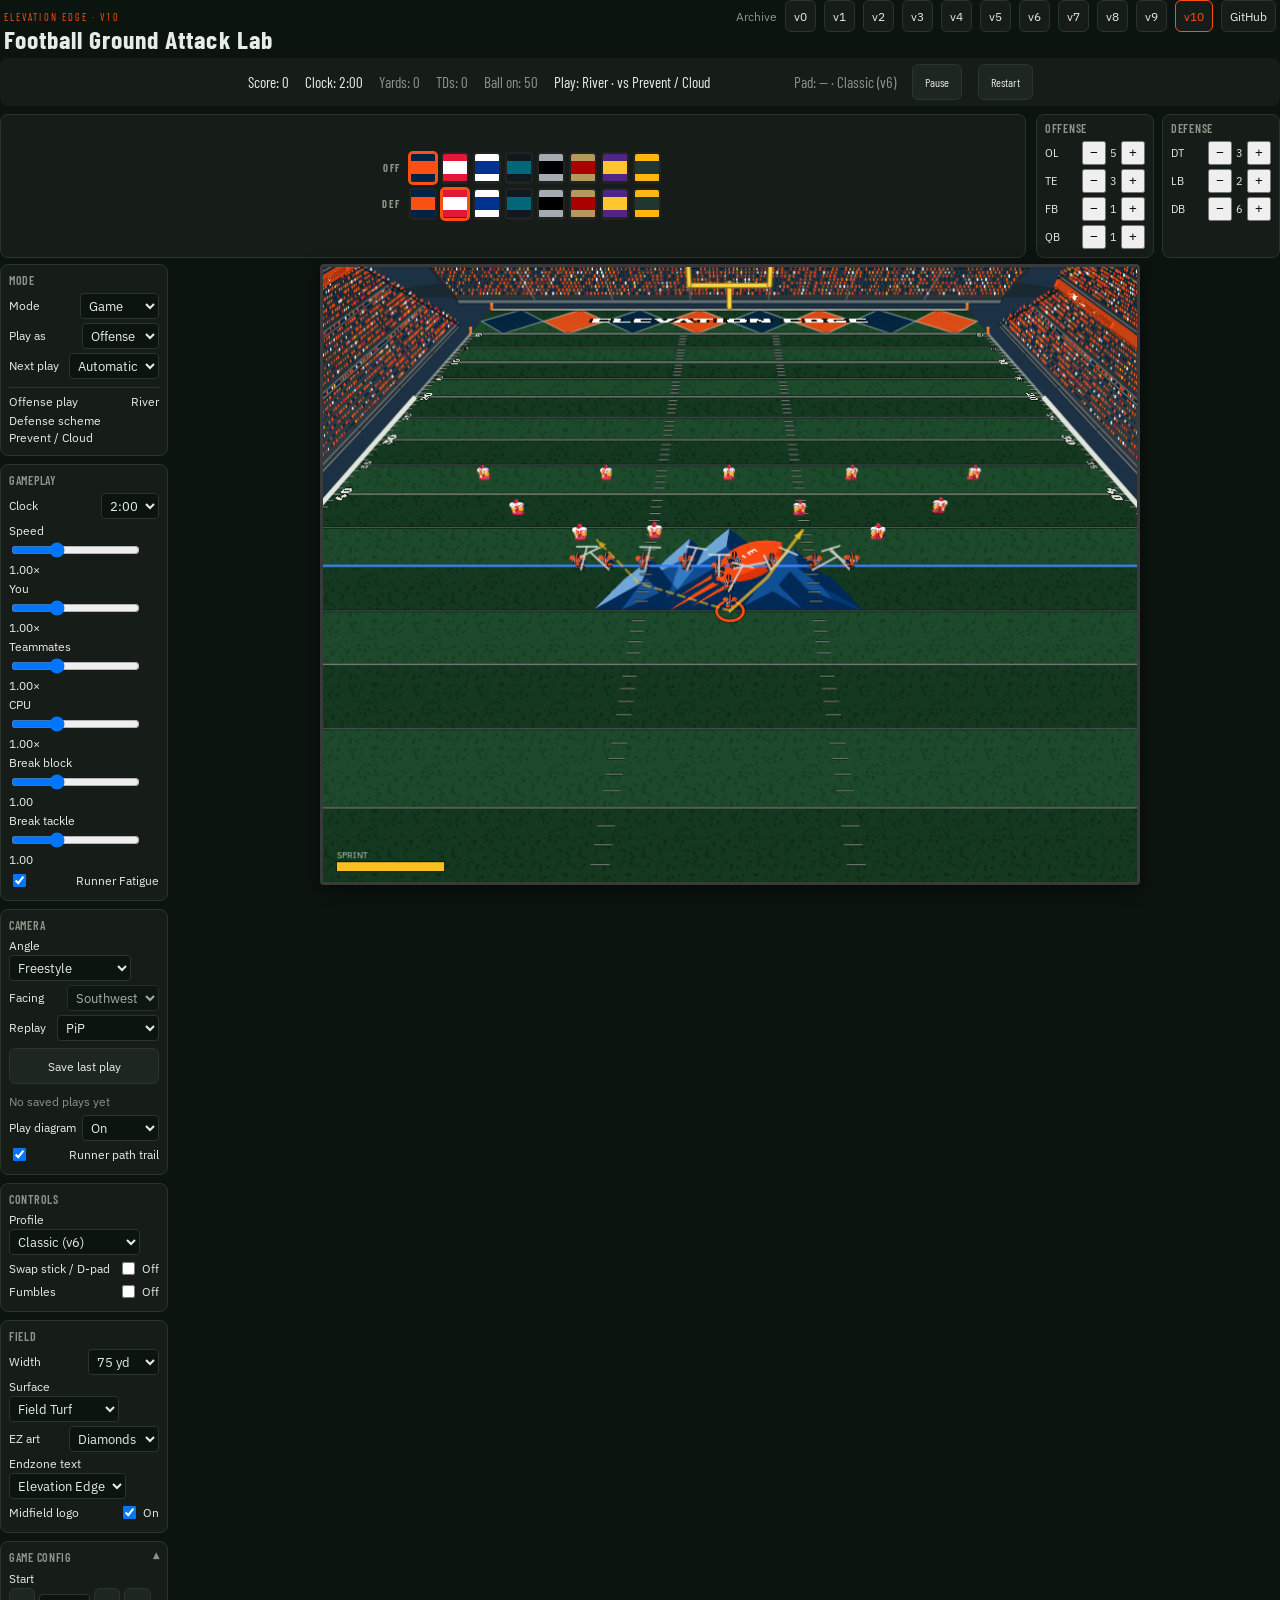
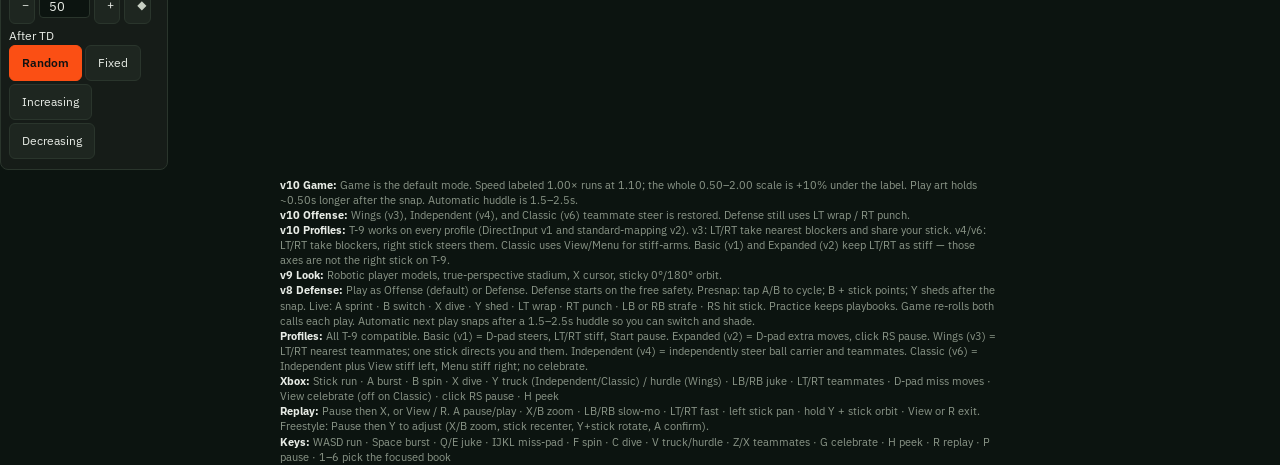
<file: index.html>
<!DOCTYPE html>
<html lang="en">
<head>
  <meta charset="utf-8" />
  <meta name="viewport" content="width=device-width, initial-scale=1" />
  <title>Football Ground Attack Lab</title>
  <meta name="description" content="v10 running-back lab: Game mode default. Play as the runner or the defense. Teammate steer restored." />
  <meta name="theme-color" content="#0c1410" />
  <link rel="icon" href="favicon.svg" type="image/svg+xml" />
  <link rel="preconnect" href="https://fonts.googleapis.com" />
  <link rel="preconnect" href="https://fonts.gstatic.com" crossorigin />
  <link href="https://fonts.googleapis.com/css2?family=Barlow+Condensed:wght@600;700&family=IBM+Plex+Sans:wght@400;500;600&display=swap" rel="stylesheet" />
  <link rel="stylesheet" href="styles.css" />
</head>
<body>
<main class="lab-main">
    <header class="lab-header">
      <div>
        <p class="lab-eyebrow">Elevation Edge · v10</p>
        <h1>Football Ground Attack Lab</h1>
      </div>
            <nav class="lab-versions" aria-label="Version archive">
        <span class="lab-versions-label">Archive</span>
        <a href="archive/v0.html">v0</a>
        <a href="archive/v1.html">v1</a>
        <a href="archive/v2.html">v2</a>
        <a href="archive/v3/index.html">v3</a>
        <a href="archive/v4/index.html">v4</a>
        <a href="archive/v5/index.html">v5</a>
        <a href="archive/v6-1/index.html">v6</a>
        <a href="archive/v7/index.html">v7</a>
        <a href="archive/v8/index.html">v8</a>
        <a href="archive/v9/index.html">v9</a>
        <a href="index.html" aria-current="page">v10</a>
        <a href="https://github.com/elevation-edge-sports-data/football-ground-attack-lab">GitHub</a>
      </nav>
    </header>

    <div id="hud" class="lab-hud">
      <div>Score: <span id="score">0</span></div>
      <div id="clockWrap">Clock: <span id="clock">2:00</span></div>
      <div class="lab-muted">Yards: <span id="totalYards">0</span></div>
      <div class="lab-muted">TDs: <span id="tdCount">0</span></div>
      <div class="lab-muted">Ball on: <span id="ballOn">OPP 20</span></div>
      <div class="playcall">Play: <span id="playCallName">—</span></div>
      <div id="padStatus" class="lab-muted padstat">Pad: —</div>
      <button type="button" id="pauseBtn">Pause</button>
      <button type="button" id="restartBtn">Restart</button>
    </div>

    <div id="topStrip" class="top-strip">
      <div id="uniformBanner" class="uni-banner" aria-label="Uniform selection">
        <div class="uni-side">
          <span class="uni-label">OFF</span>
          <div id="offUniRow" class="uni-row" role="listbox" aria-label="Offense kit"></div>
        </div>
        <div class="uni-side">
          <span class="uni-label">DEF</span>
          <div id="defUniRow" class="uni-row" role="listbox" aria-label="Defense kit"></div>
        </div>
      </div>
      <div class="personnel-strip">
        <div class="lab-panel personnel-panel" id="offPersonnel">
          <div class="lab-panel-title">Offense</div>
          <div class="lab-row"><span>OL</span><span class="lab-pm"><button type="button" id="olMinus">−</button><span id="olVal">5</span><button type="button" id="olPlus">+</button></span></div>
          <div class="lab-row"><span>TE</span><span class="lab-pm"><button type="button" id="teMinus">−</button><span id="teVal">3</span><button type="button" id="tePlus">+</button></span></div>
          <div class="lab-row"><span>FB</span><span class="lab-pm"><button type="button" id="fbMinus">−</button><span id="fbVal">1</span><button type="button" id="fbPlus">+</button></span></div>
          <div class="lab-row"><span>QB</span><span class="lab-pm"><button type="button" id="qbMinus">−</button><span id="qbVal">1</span><button type="button" id="qbPlus">+</button></span></div>
        </div>
        <div class="lab-panel personnel-panel" id="defPersonnel">
          <div class="lab-panel-title">Defense</div>
          <div class="lab-row"><span>DT</span><span class="lab-pm"><button type="button" id="dtMinus">−</button><span id="dtVal">3</span><button type="button" id="dtPlus">+</button></span></div>
          <div class="lab-row"><span>LB</span><span class="lab-pm"><button type="button" id="lbMinus">−</button><span id="lbVal">2</span><button type="button" id="lbPlus">+</button></span></div>
          <div class="lab-row"><span>DB</span><span class="lab-pm"><button type="button" id="dbMinus">−</button><span id="dbVal">6</span><button type="button" id="dbPlus">+</button></span></div>
        </div>
      </div>
    </div>

    <div id="mainWrap" class="lab-wrap">
      <aside id="sideControls" class="lab-aside">
        

        <div class="lab-panel">
          <div class="lab-panel-title">Mode</div>
          <label class="lab-row">
            Mode
            <select id="modeSelect">
              <option value="game" selected>Game</option>
              <option value="practice">Practice</option>
            </select>
          </label>
          <label class="lab-row">
            Play as
            <select id="sideSelect">
              <option value="off" selected>Offense</option>
              <option value="def">Defense</option>
            </select>
          </label>
          <label class="lab-row">
            Next play
            <select id="nextPlaySelect">
              <option value="auto" selected>Automatic</option>
              <option value="snap">On snap</option>
            </select>
          </label>
          <div id="practiceControls">
            <label class="lab-row" id="offPlayRow">Offense play
              <select id="practiceOffPlay"></select>
              <span id="gameOffPlayLabel" class="call-label hidden">—</span>
            </label>
            <label class="lab-row" id="defSchemeRow">Defense scheme
              <select id="practiceDefScheme"></select>
              <span id="gameDefSchemeLabel" class="call-label hidden">—</span>
            </label>
          </div>
        </div>

        
        <div class="lab-panel">
          <div class="lab-panel-title">Gameplay</div>
          <label class="lab-row" id="clockRow">
            Clock
            <select id="minSelect">
              <option value="60">1:00</option>
              <option value="100">1:40</option>
              <option value="120" selected>2:00</option>
              <option value="180">3:00</option>
              <option value="240">4:00</option>
              <option value="300">5:00</option>
            </select>
          </label>
          <label class="lab-row">
            Speed
            <input id="speedSlider" type="range" min="0.5" max="2" step="0.05" value="1.00" />
            <span id="speedLabel">1.00×</span>
          </label>
          <label class="lab-row" title="Runner when you play offense; controlled defender when you play defense.">
            You
            <input id="youStrSlider" type="range" min="0.5" max="2" step="0.05" value="1.00" />
            <span id="youStrLabel">1.00×</span>
          </label>
          <label class="lab-row" title="Your OL/skill or your other defenders.">
            Teammates
            <input id="mateStrSlider" type="range" min="0.5" max="2" step="0.05" value="1.00" />
            <span id="mateStrLabel">1.00×</span>
          </label>
          <label class="lab-row" title="The other side: CPU pursuit on offense, CPU OL/runner on defense.">
            CPU
            <input id="cpuStrSlider" type="range" min="0.5" max="2" step="0.05" value="1.00" />
            <span id="cpuStrLabel">1.00×</span>
          </label>
          <label class="lab-row">
            Break block
            <input id="breakBlockSlider" type="range" min="0.5" max="2" step="0.05" value="1.00" />
            <span id="breakBlockLabel">1.00</span>
          </label>
          <label class="lab-row">
            Break tackle
            <input id="breakTackleSlider" type="range" min="0.5" max="2" step="0.05" value="1.00" />
            <span id="breakTackleLabel">1.00</span>
          </label>
          <label class="lab-row" title="When off, speed burst stays at full power.">
            <input type="checkbox" id="fatigueToggle" checked /> Fatigue
          </label>
        </div>

        <div class="lab-panel">
          <div class="lab-panel-title">Camera</div>
          <label class="lab-row">
            Angle
            <select id="cameraSelect">
              <option value="iso">Angled 2D</option>
              <option value="top">Overhead</option>
              <option value="high">High Angle</option>
              <option value="zoom">Zoom</option>
              <option value="wide">Wide</option>
              <option value="free" selected>Freestyle</option>
            </select>
          </label>
          <label class="lab-row">
            Facing
            <select id="camCornerSelect">
              <option value="nw">Northwest</option>
              <option value="sw">Southwest</option>
            </select>
          </label>
          <label class="lab-row">
            Replay
            <select id="replayModeSelect">
              <option value="pip" selected>PiP</option>
              <option value="split">Split Screen</option>
              <option value="off">Off</option>
            </select>
          </label>
          <button type="button" id="saveClipBtn" class="lab-btn">Save last play</button>
          <div id="savedClipsList" class="clip-list"></div>
          <label class="lab-row">
            Play diagram
            <select id="playArtSelect">
              <option value="on" selected>On</option>
              <option value="offense">Offense</option>
              <option value="defense">Defense</option>
              <option value="off">Off</option>
            </select>
          </label>
          <label class="lab-row"><input type="checkbox" id="runnerTrailToggle" checked /> Runner path trail</label>
        </div>

        <div class="lab-panel">
          <div class="lab-panel-title">Controls</div>
          <label class="lab-row">
            Profile
            <select id="profileSelect">
              <option value="basic">Basic (v1)</option>
              <option value="classic">Expanded (v2)</option>
              <option value="v3">Wings (v3)</option>
              <option value="v4">Independent (v4)</option>
              <option value="v6" selected>Classic (v6)</option>
            </select>
          </label>
          <label class="lab-row" title="Off: Left stick = run, D-pad = special moves. On: swap those roles.">
            Swap stick / D-pad
            <span style="display:flex;align-items:center;gap:4px">
              <input id="swapStickDpadCheck" type="checkbox" />
              <span id="swapStickDpadLabel">Off (stick runs)</span>
            </span>
          </label>
          <label class="lab-row">
            Fumbles
            <span style="display:flex;align-items:center;gap:4px">
              <input id="fumblesCheck" type="checkbox" />
              <span id="fumblesLabel">Off</span>
            </span>
          </label>
        </div>

        <div class="lab-panel">
          <div class="lab-panel-title">Field</div>
          <label class="lab-row">Width <select id="widthSelect"></select></label>
          <label class="lab-row">
            Surface
            <select id="surfaceSelect">
              <option value="grass" selected>Natural Grass</option>
              <option value="fieldturf">Field Turf</option>
              <option value="astroturf">Astro Turf</option>
            </select>
          </label>
          <label class="lab-row">
            EZ art
            <select id="ezArtSelect">
              <option value="mountains" selected>Mountains</option>
              <option value="diamonds">Diamonds</option>
              <option value="solid">Solid</option>
              <option value="off">Off</option>
            </select>
          </label>
          <label class="lab-row">
            Endzone text
            <select id="ezTextSelect">
              <option value="ee" selected>Elevation Edge</option>
              <option value="off">Off</option>
              <option value="custom">Custom</option>
            </select>
          </label>
          <label class="lab-row" id="ezTextCustomRow" style="display:none">
            Custom
            <input id="ezTextCustom" maxlength="64" value="ELEVATION EDGE" style="width:100%;min-width:0;letter-spacing:0.02em" />
          </label>
          <label class="lab-row">
            Midfield logo
            <span style="display:flex;align-items:center;gap:4px">
              <input id="midLogoCheck" type="checkbox" checked />
              <span id="midLogoLabel">On</span>
            </span>
          </label>
        </div>

        <details class="lab-panel" id="configPanel" open>
          <summary class="lab-panel-title" id="configPanelTitle" style="cursor:pointer;display:flex;align-items:center;justify-content:space-between;list-style:none">
            Game Config <span aria-hidden>▾</span>
          </summary>
          <!-- Game-mode only: opening LOS + post-TD rules -->
          <div id="gameConfigBody">
            <label class="lab-row">
              Start
              <span class="los-ctrl">
                <button type="button" id="startYardMinus" class="los-step">−</button>
                <input type="number" id="startYard50" value="50" min="1" max="50" />
                <button type="button" id="startYardPlus" class="los-step">+</button>
                <button type="button" id="startSideTri" class="los-tri mid" title="50">◆</button>
              </span>
            </label>
            <input type="hidden" id="startYardInput" value="50" />
            <input type="hidden" id="startSideSelect" value="own" />
            <div class="lab-row los-post-row">
              After TD
              <span class="los-modes">
                <button type="button" class="los-mode on" data-mode="random">Random</button>
                <button type="button" class="los-mode" data-mode="fixed">Fixed</button>
                <button type="button" class="los-mode" data-mode="increasing">Increasing</button>
                <button type="button" class="los-mode" data-mode="decreasing">Decreasing</button>
              </span>
            </div>
            <label class="lab-row hidden" id="incrementRow">
              By
              <input type="number" id="incrementInput" value="5" min="1" max="50" />
            </label>
          </div>
          <!-- Practice-mode only: adjustable LOS each snap -->
          <div id="practiceConfigBody" class="hidden">
            <label class="lab-row">
              Line of scrimmage
              <select id="practiceSideSelect">
                <option value="own">OWN</option>
                <option value="opp" selected>OPP</option>
              </select>
              <input type="number" id="practiceYard50" value="30" min="1" max="50" />
            </label>
            <div class="lab-muted" style="font-size:11px;line-height:1.35;margin-top:4px">
              Practice LOS applies every snap. Change it anytime — field restages immediately.
            </div>
          </div>
        </details>
      </aside>


      <div id="fieldRow" class="field-row">
      <div id="canvasWrap">
        <canvas id="game" width="900" height="780" tabindex="0"></canvas>
        <div id="pauseBanner" class="hidden">
          <div style="border:1px solid var(--color-accent);background:rgba(12,20,16,0.85);padding:12px 20px;border-radius:8px;font-family:var(--font-display);font-size:1.15rem;font-weight:600;text-align:center">
            Game paused.<br />
            <span style="font-size:1rem;font-weight:500">
              Press A to resume. Press B to restart.<br />
              Press X or View for Instant Replay
            </span>
          </div>
        </div>
        <div id="touchLayer" aria-hidden="true">
          <span class="run">Run</span>
          <span class="burst">Burst</span>
        </div>
      </div>

      <aside id="practicePreview" class="practice-preview" aria-label="Practice play previews">
        <div class="prev-block" id="prevDefBlock">
          <div class="prev-banner" id="prevDefBanner">
            <span class="prev-num" id="prevDefNum"></span>
            <span id="prevDefLabel">Defense</span>
          </div>
          <canvas id="prevDefCanvas" width="220" height="160"></canvas>
          <div id="practiceDefList" class="practice-play-list" aria-label="Defense schemes"></div>
        </div>
        <div class="prev-block" id="prevOffBlock">
          <div class="prev-banner" id="prevOffBanner">
            <span class="prev-num" id="prevOffNum"></span>
            <span id="prevOffLabel">Offense</span>
          </div>
          <canvas id="prevOffCanvas" width="220" height="160"></canvas>
          <div id="practicePlayList" class="practice-play-list" aria-label="Offense plays"></div>
        </div>
        <div id="audibleHint" class="prev-audible hidden"></div>
      </aside>
      </div><!-- fieldRow -->
    </div>

    <div class="lab-foot">
      <div id="help">
        <strong>v10 Game:</strong> Game is the default mode. Speed labeled 1.00× runs at 1.10; the whole 0.50–2.00 scale is +10% under the label. Play art holds ~0.50s longer after the snap. Automatic huddle is 1.5–2.5s.
        <br />
        <strong>v10 Offense:</strong> Wings (v3), Independent (v4), and Classic (v6) teammate steer is restored. Defense still uses LT wrap / RT punch.
        <br />
        <strong>v10 Profiles:</strong> T-9 works on every profile (DirectInput v1 and standard-mapping v2). v3: LT/RT take nearest blockers and share your stick. v4/v6: LT/RT take blockers, right stick steers them. Classic uses View/Menu for stiff-arms. Basic (v1) and Expanded (v2) keep LT/RT as stiff — those axes are not the right stick on T-9.
        <br />
        <strong>v9 Look:</strong> Robotic player models, true-perspective stadium, X cursor, sticky 0°/180° orbit.
        <br />
        <strong>v8 Defense:</strong> Play as Offense (default) or Defense. Defense starts on the free safety. Presnap: tap A/B to cycle; B + stick points; Y sheds after the snap. Live: A sprint · B switch · X dive · Y shed · LT wrap · RT punch · LB or RB strafe · RS hit stick. Practice keeps playbooks. Game re-rolls both calls each play. Automatic next play snaps after a 1.5–2.5s huddle so you can switch and shade.
        <br />
        <strong>Profiles:</strong> All T-9 compatible. Basic (v1) = D-pad steers, LT/RT stiff, Start pause. Expanded (v2) = D-pad extra moves, click RS pause. Wings (v3) = LT/RT nearest teammates; one stick directs you and them. Independent (v4) = independently steer ball carrier and teammates. Classic (v6) = Independent plus View stiff left, Menu stiff right; no celebrate.
        <br />
        <strong>Xbox:</strong> Stick run · A burst · B spin · X dive · Y truck (Independent/Classic) / hurdle (Wings) · LB/RB juke · LT/RT teammates · D-pad miss moves · View celebrate (off on Classic) · click RS pause · H peek
        <br />
        <strong>Replay:</strong> Pause then X, or View / R. A pause/play · X/B zoom · LB/RB slow-mo · LT/RT fast · left stick pan · hold Y + stick orbit · View or R exit. Freestyle: Pause then Y to adjust (X/B zoom, stick recenter, Y+stick rotate, A confirm).
        <br />
        <strong>Keys:</strong> WASD run · Space burst · Q/E juke · IJKL miss-pad · F spin · C dive · V truck/hurdle · Z/X teammates · G celebrate · H peek · R replay · P pause · 1–6 pick the focused book
      </div>
    </div>

    <div id="nameModal" class="lab-modal hidden">
      <div class="lab-modal-card">
        <div>Time expired! Final score: <span id="finalScore">0</span></div>
        <div style="margin-top:8px">Tag:</div>
        <input id="nameInput" maxlength="3" value="EE" />
        <br />
        <button type="button" id="saveScoreBtn">Enter</button>
        <div class="lab-muted" style="margin-top:8px;font-size:12px">Press A / Enter to start the next game</div>
      </div>
    </div>
    <div id="continueModal" class="lab-modal hidden">
      <div class="lab-modal-card">
        <div style="font-size:1.1rem;margin-bottom:8px">5 games complete</div>
        <div class="lab-muted" style="margin-bottom:12px">Press Continue (or A) to keep playing</div>
        <button type="button" id="continueBtn">Continue</button>
      </div>
    </div>
  </main>
  <script src="field.js"></script>
  <script src="game.js"></script>
  <script>
    startGame(document.getElementById("game"));
  </script>
</body>
</html>
</file>
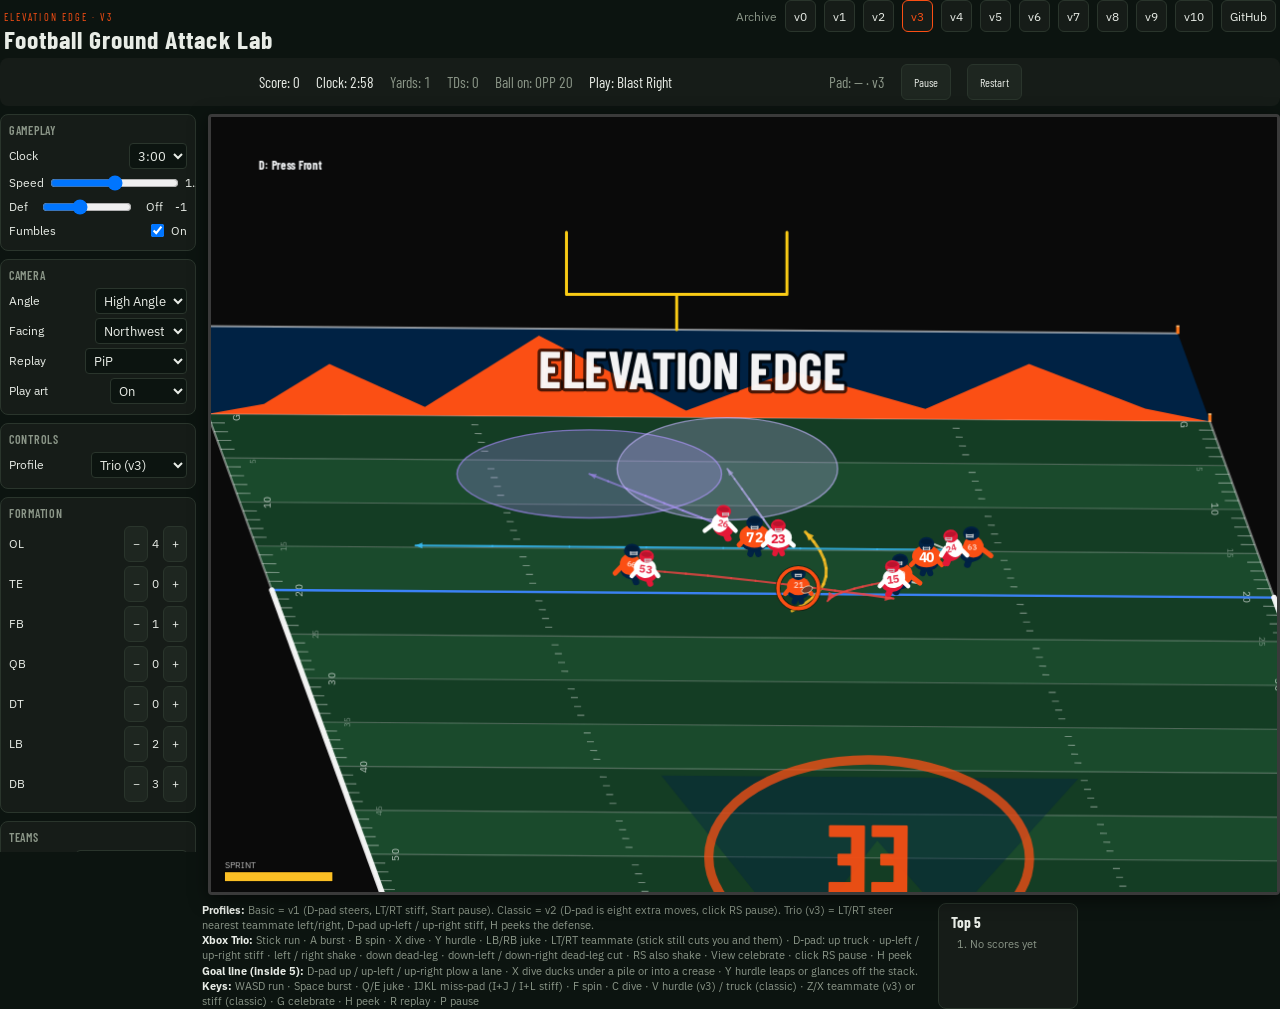
<file: archive/v3/index.html>
<!DOCTYPE html>
<html lang="en">
<head>
  <meta charset="utf-8" />
  <meta name="viewport" content="width=device-width, initial-scale=1" />
  <title>Football Ground Attack Lab</title>
  <meta name="description" content="Customizable running-back drill. Make defenders miss." />
  <meta name="theme-color" content="#0c1410" />
  <link rel="preconnect" href="https://fonts.googleapis.com" />
  <link rel="preconnect" href="https://fonts.gstatic.com" crossorigin />
  <link href="https://fonts.googleapis.com/css2?family=Barlow+Condensed:wght@600;700&family=IBM+Plex+Sans:wght@400;500;600&display=swap" rel="stylesheet" />
  <link rel="stylesheet" href="styles.css" />
</head>
<body>
  <main class="lab-main">
    <header class="lab-header">
      <div>
        <p class="lab-eyebrow">Elevation Edge · v3</p>
        <h1>Football Ground Attack Lab</h1>
      </div>
      <nav class="lab-versions" aria-label="Version archive">
        <span class="lab-versions-label">Archive</span>
        <a href="../v0.html">v0</a>
        <a href="../v1.html">v1</a>
        <a href="../v2.html">v2</a>
        <a href="index.html" aria-current="page">v3</a>
        <a href="../v4/index.html">v4</a>
        <a href="../v5/index.html">v5</a>
        <a href="../v6-1/index.html">v6</a>
        <a href="../v7/index.html">v7</a>
        <a href="../v8/index.html">v8</a>
        <a href="../v9/index.html">v9</a>
        <a href="../../index.html">v10</a>
        <a href="https://github.com/elevation-edge-sports-data/football-ground-attack-lab">GitHub</a>
      </nav>
    </header>

    <div id="hud" class="lab-hud">
      <div>Score: <span id="score">0</span></div>
      <div>Clock: <span id="clock">3:00</span></div>
      <div class="lab-muted">Yards: <span id="totalYards">0</span></div>
      <div class="lab-muted">TDs: <span id="tdCount">0</span></div>
      <div class="lab-muted">Ball on: <span id="ballOn">OPP 20</span></div>
      <div class="playcall">Play: <span id="playCallName">—</span></div>
      <div id="padStatus" class="lab-muted padstat">Pad: —</div>
      <button type="button" id="pauseBtn">Pause</button>
      <button type="button" id="restartBtn">Restart</button>
    </div>

    <div id="mainWrap" class="lab-wrap">
      <aside id="sideControls" class="lab-aside">
        <div class="lab-panel">
          <div class="lab-panel-title">Gameplay</div>
          <label class="lab-row">
            Clock
            <select id="minSelect">
              <option value="60">1:00</option>
              <option value="100">1:40</option>
              <option value="120">2:00</option>
              <option value="180" selected>3:00</option>
              <option value="240">4:00</option>
              <option value="300">5:00</option>
            </select>
          </label>
          <label class="lab-row">
            Speed
            <input id="speedSlider" type="range" min="0.5" max="2" step="0.05" value="1.25" />
            <span id="speedLabel">1.25×</span>
          </label>
          <div class="lab-row">
            <span>Def</span>
            <input id="advSlider" type="range" min="-5" max="5" value="-1" step="1" />
            <span>Off</span>
            <span id="advLabel">-1</span>
          </div>
          <label class="lab-row">
            Fumbles
            <span style="display:flex;align-items:center;gap:4px">
              <input id="fumblesCheck" type="checkbox" checked />
              <span id="fumblesLabel">On</span>
            </span>
          </label>
        </div>

        <div class="lab-panel">
          <div class="lab-panel-title">Camera</div>
          <label class="lab-row">
            Angle
            <select id="cameraSelect">
              <option value="iso">Angled 2D</option>
              <option value="top">Overhead</option>
              <option value="high" selected>High Angle</option>
              <option value="zoom">Zoom</option>
              <option value="wide">Wide</option>
            </select>
          </label>
          <label class="lab-row">
            Facing
            <select id="camCornerSelect">
              <option value="nw">Northwest</option>
              <option value="sw">Southwest</option>
            </select>
          </label>
          <label class="lab-row">
            Replay
            <select id="replayModeSelect">
              <option value="pip" selected>PiP</option>
              <option value="split">Split Screen</option>
              <option value="off">Off</option>
            </select>
          </label>
          <label class="lab-row">
            Play art
            <select id="playArtSelect">
              <option value="on" selected>On</option>
              <option value="offense">Offense</option>
              <option value="defense">Defense</option>
              <option value="off">Off</option>
            </select>
          </label>
        </div>

        <div class="lab-panel">
          <div class="lab-panel-title">Controls</div>
          <label class="lab-row">
            Profile
            <select id="profileSelect">
              <option value="basic">Basic (v1)</option>
              <option value="classic">Classic (v2)</option>
              <option value="v3" selected>Trio (v3)</option>
            </select>
          </label>
        </div>

        <div class="lab-panel">
          <div class="lab-panel-title">Formation</div>
          <div class="lab-row"><span>OL</span><span class="lab-pm"><button type="button" id="olMinus">−</button><span id="olVal">4</span><button type="button" id="olPlus">+</button></span></div>
          <div class="lab-row"><span>TE</span><span class="lab-pm"><button type="button" id="teMinus">−</button><span id="teVal">0</span><button type="button" id="tePlus">+</button></span></div>
          <div class="lab-row"><span>FB</span><span class="lab-pm"><button type="button" id="fbMinus">−</button><span id="fbVal">1</span><button type="button" id="fbPlus">+</button></span></div>
          <div class="lab-row"><span>QB</span><span class="lab-pm"><button type="button" id="qbMinus">−</button><span id="qbVal">0</span><button type="button" id="qbPlus">+</button></span></div>
          <div class="lab-row"><span>DT</span><span class="lab-pm"><button type="button" id="dtMinus">−</button><span id="dtVal">0</span><button type="button" id="dtPlus">+</button></span></div>
          <div class="lab-row"><span>LB</span><span class="lab-pm"><button type="button" id="lbMinus">−</button><span id="lbVal">2</span><button type="button" id="lbPlus">+</button></span></div>
          <div class="lab-row"><span>DB</span><span class="lab-pm"><button type="button" id="dbMinus">−</button><span id="dbVal">3</span><button type="button" id="dbPlus">+</button></span></div>
        </div>

        <div class="lab-panel">
          <div class="lab-panel-title">Teams</div>
          <label class="lab-row">Off <select id="offUniform"></select></label>
          <label class="lab-row">Def <select id="defUniform"></select></label>
          <label class="lab-row">Abbr <input id="teamAbbr" maxlength="3" value="EE" /></label>
        </div>

        <div class="lab-panel">
          <div class="lab-panel-title">Field</div>
          <label class="lab-row">Width <select id="widthSelect"></select></label>
          <label class="lab-row">
            Surface
            <select id="surfaceSelect">
              <option value="grass" selected>Natural Grass</option>
              <option value="fieldturf">Field Turf</option>
              <option value="astroturf">Astro Turf</option>
            </select>
          </label>
          <label class="lab-row">
            EZ art
            <select id="ezArtSelect">
              <option value="mountains" selected>Mountains</option>
              <option value="diamonds">Diamonds</option>
              <option value="solid">Solid</option>
              <option value="off">Off</option>
            </select>
          </label>
          <label class="lab-row">
            Endzone text
            <select id="ezTextSelect">
              <option value="ee" selected>Elevation Edge</option>
              <option value="off">Off</option>
              <option value="custom">Custom</option>
            </select>
          </label>
          <label class="lab-row" id="ezTextCustomRow" style="display:none">
            Custom
            <input id="ezTextCustom" maxlength="22" value="ELEVATION EDGE" style="width:9rem;letter-spacing:0.04em" />
          </label>
          <label class="lab-row">
            Midfield logo
            <span style="display:flex;align-items:center;gap:4px">
              <input id="midLogoCheck" type="checkbox" checked />
              <span id="midLogoLabel">On</span>
            </span>
          </label>
        </div>

        <details class="lab-panel" id="configPanel" open>
          <summary class="lab-panel-title" style="cursor:pointer;display:flex;align-items:center;justify-content:space-between;list-style:none">
            Game Config <span aria-hidden>▾</span>
          </summary>
          <label class="lab-row">Start yd <input type="number" id="startYardInput" value="20" min="1" max="99" /></label>
          <div class="lab-row">
            <label><input type="radio" name="postTdMode" value="increment" checked /> Inc</label>
            <input type="number" id="incrementInput" value="-5" />
          </div>
          <div class="lab-row">
            <label><input type="radio" name="postTdMode" value="random" /> Rand</label>
            <input type="number" id="randMin" value="20" min="1" max="99" /> –
            <input type="number" id="randMax" value="80" min="1" max="99" />
          </div>
        </details>
      </aside>

      <div id="canvasWrap">
        <canvas id="game" width="900" height="780" tabindex="0"></canvas>
        <div id="pauseBanner" class="hidden">
          <div style="border:1px solid var(--color-accent);background:rgba(12,20,16,0.85);padding:12px 20px;border-radius:8px;font-family:var(--font-display);font-size:1.15rem;font-weight:600;text-align:center">
            Game paused.<br />
            <span style="font-size:1rem;font-weight:500">
              Press A to resume. Press B to restart.<br />
              Press X for Instant Replay
            </span>
          </div>
        </div>
        <div id="touchLayer" aria-hidden="true">
          <span class="run">Run</span>
          <span class="burst">Burst</span>
        </div>
      </div>
    </div>

    <div class="lab-foot">
      <div id="help">
        <strong>Profiles:</strong> Basic = v1 (D-pad steers, LT/RT stiff, Start pause). Classic = v2
        (D-pad is eight extra moves, click RS pause). Trio (v3) = LT/RT steer nearest teammate
        left/right, D-pad up-left / up-right stiff, H peeks the defense.
        <br />
        <strong>Xbox Trio:</strong> Stick run · A burst · B spin · X dive · Y hurdle · LB/RB juke ·
        LT/RT teammate (stick still cuts you and them) · D-pad: up truck · up-left / up-right stiff ·
        left / right shake · down dead-leg · down-left / down-right dead-leg cut · RS also shake ·
        View celebrate · click RS pause · H peek
        <br />
        <strong>Goal line (inside 5):</strong> D-pad up / up-left / up-right plow a lane · X dive ducks under
        a pile or into a crease · Y hurdle leaps or glances off the stack.
        <br />
        <strong>Keys:</strong> WASD run · Space burst · Q/E juke · IJKL miss-pad (I+J / I+L stiff) ·
        F spin · C dive · V hurdle (v3) / truck (classic) · Z/X teammate (v3) or stiff (classic) · G celebrate · H peek ·
        R replay · P pause
      </div>
      <div class="lab-scores">
        <h3>Top 5</h3>
        <ol id="scoreList"></ol>
      </div>
    </div>

    <div id="nameModal" class="lab-modal hidden">
      <div class="lab-modal-card">
        <div>Time expired! Final score: <span id="finalScore">0</span></div>
        <div style="margin-top:8px">Team abbreviation:</div>
        <input id="nameInput" maxlength="3" value="EE" />
        <br />
        <button type="button" id="saveScoreBtn">Enter</button>
        <div class="lab-muted" style="margin-top:8px;font-size:12px">Press A / Enter to start the next game</div>
      </div>
    </div>
    <div id="continueModal" class="lab-modal hidden">
      <div class="lab-modal-card">
        <div style="font-size:1.1rem;margin-bottom:8px">5 games complete</div>
        <div class="lab-muted" style="margin-bottom:12px">Press Continue (or A) to keep playing</div>
        <button type="button" id="continueBtn">Continue</button>
      </div>
    </div>
  </main>
  <script src="game.js"></script>
  <script>
    startGame(document.getElementById("game"));
  </script>
</body>
</html>
</file>
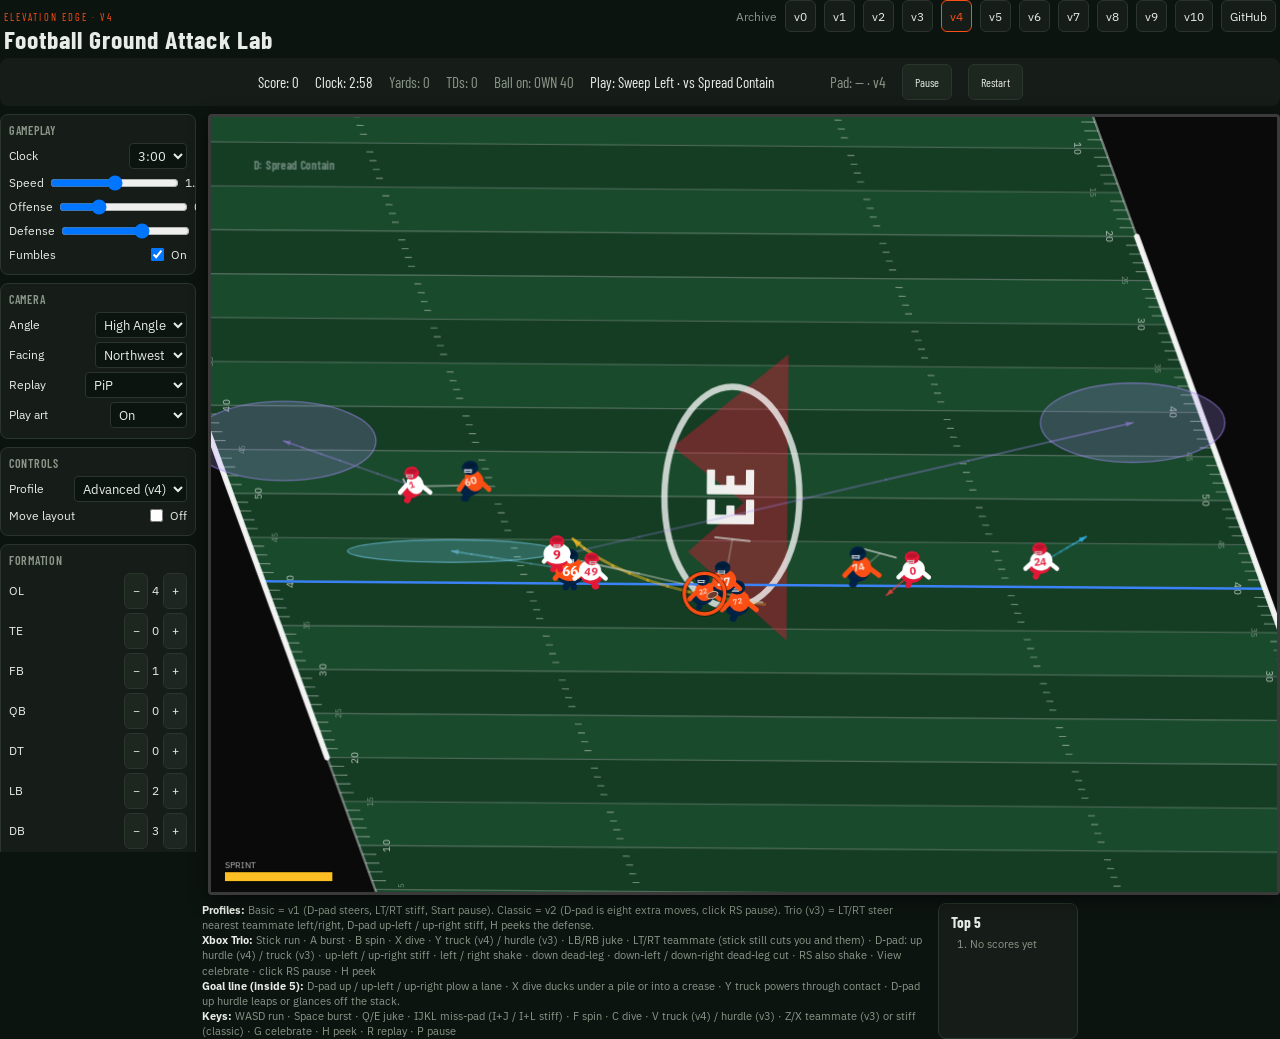
<file: archive/v4/index.html>
<!DOCTYPE html>
<html lang="en">
<head>
  <meta charset="utf-8" />
  <meta name="viewport" content="width=device-width, initial-scale=1" />
  <title>Football Ground Attack Lab</title>
  <meta name="description" content="Customizable running-back drill. Make defenders miss." />
  <meta name="theme-color" content="#0c1410" />
  <link rel="preconnect" href="https://fonts.googleapis.com" />
  <link rel="preconnect" href="https://fonts.gstatic.com" crossorigin />
  <link href="https://fonts.googleapis.com/css2?family=Barlow+Condensed:wght@600;700&family=IBM+Plex+Sans:wght@400;500;600&display=swap" rel="stylesheet" />
  <link rel="stylesheet" href="styles.css" />
</head>
<body>
  <main class="lab-main">
    <header class="lab-header">
      <div>
        <p class="lab-eyebrow">Elevation Edge · v4</p>
        <h1>Football Ground Attack Lab</h1>
      </div>
            <nav class="lab-versions" aria-label="Version archive">
        <span class="lab-versions-label">Archive</span>
        <a href="../v0.html">v0</a>
        <a href="../v1.html">v1</a>
        <a href="../v2.html">v2</a>
        <a href="../v3/index.html">v3</a>
        <a href="index.html" aria-current="page">v4</a>
        <a href="../v5/index.html">v5</a>
        <a href="../v6-1/index.html">v6</a>
        <a href="../v7/index.html">v7</a>
        <a href="../v8/index.html">v8</a>
        <a href="../v9/index.html">v9</a>
        <a href="../../index.html">v10</a>
        <a href="https://github.com/elevation-edge-sports-data/football-ground-attack-lab">GitHub</a>
      </nav>
    </header>

    <div id="hud" class="lab-hud">
      <div>Score: <span id="score">0</span></div>
      <div>Clock: <span id="clock">3:00</span></div>
      <div class="lab-muted">Yards: <span id="totalYards">0</span></div>
      <div class="lab-muted">TDs: <span id="tdCount">0</span></div>
      <div class="lab-muted">Ball on: <span id="ballOn">OPP 20</span></div>
      <div class="playcall">Play: <span id="playCallName">—</span></div>
      <div id="padStatus" class="lab-muted padstat">Pad: —</div>
      <button type="button" id="pauseBtn">Pause</button>
      <button type="button" id="restartBtn">Restart</button>
    </div>

    <div id="mainWrap" class="lab-wrap">
      <aside id="sideControls" class="lab-aside">
        <div class="lab-panel">
          <div class="lab-panel-title">Gameplay</div>
          <label class="lab-row">
            Clock
            <select id="minSelect">
              <option value="60">1:00</option>
              <option value="100">1:40</option>
              <option value="120">2:00</option>
              <option value="180" selected>3:00</option>
              <option value="240">4:00</option>
              <option value="300">5:00</option>
            </select>
          </label>
          <label class="lab-row">
            Speed
            <input id="speedSlider" type="range" min="0.5" max="2" step="0.05" value="1.25" />
            <span id="speedLabel">1.25×</span>
          </label>
          <label class="lab-row">
            Offense
            <input id="offStrSlider" type="range" min="0.70" max="1.40" step="0.05" value="0.90" />
            <span id="offStrLabel">0.90×</span>
          </label>
          <label class="lab-row">
            Defense
            <input id="defStrSlider" type="range" min="0.70" max="1.40" step="0.05" value="1.15" />
            <span id="defStrLabel">1.15×</span>
          </label>
          <label class="lab-row">
            Fumbles
            <span style="display:flex;align-items:center;gap:4px">
              <input id="fumblesCheck" type="checkbox" checked />
              <span id="fumblesLabel">On</span>
            </span>
          </label>
        </div>

        <div class="lab-panel">
          <div class="lab-panel-title">Camera</div>
          <label class="lab-row">
            Angle
            <select id="cameraSelect">
              <option value="iso">Angled 2D</option>
              <option value="top">Overhead</option>
              <option value="high" selected>High Angle</option>
              <option value="zoom">Zoom</option>
              <option value="wide">Wide</option>
            </select>
          </label>
          <label class="lab-row">
            Facing
            <select id="camCornerSelect">
              <option value="nw">Northwest</option>
              <option value="sw">Southwest</option>
            </select>
          </label>
          <label class="lab-row">
            Replay
            <select id="replayModeSelect">
              <option value="pip" selected>PiP</option>
              <option value="split">Split Screen</option>
              <option value="off">Off</option>
            </select>
          </label>
          <label class="lab-row">
            Play art
            <select id="playArtSelect">
              <option value="on" selected>On</option>
              <option value="offense">Offense</option>
              <option value="defense">Defense</option>
              <option value="off">Off</option>
            </select>
          </label>
        </div>

        <div class="lab-panel">
          <div class="lab-panel-title">Controls</div>
          <label class="lab-row">
            Profile
            <select id="profileSelect">
              <option value="basic">Basic (v1)</option>
              <option value="classic">Classic (v2)</option>
              <option value="v3">Trio (v3)</option>
              <option value="v4" selected>Advanced (v4)</option>
            </select>
          </label>
          <label class="lab-row">
            Move layout
            <span style="display:flex;align-items:center;gap:4px">
              <input id="swapStickDpadCheck" type="checkbox" />
              <span id="swapStickDpadLabel">Stick (std)</span>
            </span>
          </label>
        </div>

        <div class="lab-panel">
          <div class="lab-panel-title">Formation</div>
          <div class="lab-row"><span>OL</span><span class="lab-pm"><button type="button" id="olMinus">−</button><span id="olVal">4</span><button type="button" id="olPlus">+</button></span></div>
          <div class="lab-row"><span>TE</span><span class="lab-pm"><button type="button" id="teMinus">−</button><span id="teVal">0</span><button type="button" id="tePlus">+</button></span></div>
          <div class="lab-row"><span>FB</span><span class="lab-pm"><button type="button" id="fbMinus">−</button><span id="fbVal">1</span><button type="button" id="fbPlus">+</button></span></div>
          <div class="lab-row"><span>QB</span><span class="lab-pm"><button type="button" id="qbMinus">−</button><span id="qbVal">0</span><button type="button" id="qbPlus">+</button></span></div>
          <div class="lab-row"><span>DT</span><span class="lab-pm"><button type="button" id="dtMinus">−</button><span id="dtVal">0</span><button type="button" id="dtPlus">+</button></span></div>
          <div class="lab-row"><span>LB</span><span class="lab-pm"><button type="button" id="lbMinus">−</button><span id="lbVal">2</span><button type="button" id="lbPlus">+</button></span></div>
          <div class="lab-row"><span>DB</span><span class="lab-pm"><button type="button" id="dbMinus">−</button><span id="dbVal">3</span><button type="button" id="dbPlus">+</button></span></div>
        </div>

        <div class="lab-panel">
          <div class="lab-panel-title">Teams</div>
          <label class="lab-row">Off <select id="offUniform"></select></label>
          <label class="lab-row">Def <select id="defUniform"></select></label>
          <label class="lab-row">Abbr <input id="teamAbbr" maxlength="3" value="EE" /></label>
        </div>

        <div class="lab-panel">
          <div class="lab-panel-title">Field</div>
          <label class="lab-row">Width <select id="widthSelect"></select></label>
          <label class="lab-row">
            Surface
            <select id="surfaceSelect">
              <option value="grass" selected>Natural Grass</option>
              <option value="fieldturf">Field Turf</option>
              <option value="astroturf">Astro Turf</option>
            </select>
          </label>
          <label class="lab-row">
            EZ art
            <select id="ezArtSelect">
              <option value="mountains" selected>Mountains</option>
              <option value="diamonds">Diamonds</option>
              <option value="solid">Solid</option>
              <option value="off">Off</option>
            </select>
          </label>
          <label class="lab-row">
            Endzone text
            <select id="ezTextSelect">
              <option value="ee" selected>Elevation Edge</option>
              <option value="off">Off</option>
              <option value="custom">Custom</option>
            </select>
          </label>
          <label class="lab-row" id="ezTextCustomRow" style="display:none">
            Custom
            <input id="ezTextCustom" maxlength="22" value="ELEVATION EDGE" style="width:9rem;letter-spacing:0.04em" />
          </label>
          <label class="lab-row">
            Midfield logo
            <span style="display:flex;align-items:center;gap:4px">
              <input id="midLogoCheck" type="checkbox" checked />
              <span id="midLogoLabel">On</span>
            </span>
          </label>
        </div>

        <details class="lab-panel" id="configPanel" open>
          <summary class="lab-panel-title" style="cursor:pointer;display:flex;align-items:center;justify-content:space-between;list-style:none">
            Game Config <span aria-hidden>▾</span>
          </summary>
          <label class="lab-row">Start yd <input type="number" id="startYardInput" value="40" min="1" max="99" /></label>
          <div class="lab-row">
            <label><input type="radio" name="postTdMode" value="increment" checked /> Inc</label>
            <input type="number" id="incrementInput" value="5" />
          </div>
          <div class="lab-row">
            <label><input type="radio" name="postTdMode" value="random" /> Rand</label>
            <input type="number" id="randMin" value="20" min="1" max="99" /> –
            <input type="number" id="randMax" value="80" min="1" max="99" />
          </div>
        </details>
      </aside>

      <div id="canvasWrap">
        <canvas id="game" width="900" height="780" tabindex="0"></canvas>
        <div id="pauseBanner" class="hidden">
          <div style="border:1px solid var(--color-accent);background:rgba(12,20,16,0.85);padding:12px 20px;border-radius:8px;font-family:var(--font-display);font-size:1.15rem;font-weight:600;text-align:center">
            Game paused.<br />
            <span style="font-size:1rem;font-weight:500">
              Press A to resume. Press B to restart.<br />
              Press X for Instant Replay
            </span>
          </div>
        </div>
        <div id="touchLayer" aria-hidden="true">
          <span class="run">Run</span>
          <span class="burst">Burst</span>
        </div>
      </div>
    </div>

    <div class="lab-foot">
      <div id="help">
        <strong>Profiles:</strong> Basic = v1 (D-pad steers, LT/RT stiff, Start pause). Classic = v2
        (D-pad is eight extra moves, click RS pause). Trio (v3) = LT/RT steer nearest teammate
        left/right, D-pad up-left / up-right stiff, H peeks the defense.
        <br />
        <strong>Xbox Trio:</strong> Stick run · A burst · B spin · X dive · Y truck (v4) / hurdle (v3) · LB/RB juke ·
        LT/RT teammate (stick still cuts you and them) · D-pad: up hurdle (v4) / truck (v3) · up-left / up-right stiff ·
        left / right shake · down dead-leg · down-left / down-right dead-leg cut · RS also shake ·
        View celebrate · click RS pause · H peek
        <br />
        <strong>Goal line (inside 5):</strong> D-pad up / up-left / up-right plow a lane · X dive ducks under
        a pile or into a crease · Y truck powers through contact · D-pad up hurdle leaps or glances off the stack.
        <br />
        <strong>Keys:</strong> WASD run · Space burst · Q/E juke · IJKL miss-pad (I+J / I+L stiff) ·
        F spin · C dive · V truck (v4) / hurdle (v3) · Z/X teammate (v3) or stiff (classic) · G celebrate · H peek ·
        R replay · P pause
      </div>
      <div class="lab-scores">
        <h3>Top 5</h3>
        <ol id="scoreList"></ol>
      </div>
    </div>

    <div id="nameModal" class="lab-modal hidden">
      <div class="lab-modal-card">
        <div>Time expired! Final score: <span id="finalScore">0</span></div>
        <div style="margin-top:8px">Team abbreviation:</div>
        <input id="nameInput" maxlength="3" value="EE" />
        <br />
        <button type="button" id="saveScoreBtn">Enter</button>
        <div class="lab-muted" style="margin-top:8px;font-size:12px">Press A / Enter to start the next game</div>
      </div>
    </div>
    <div id="continueModal" class="lab-modal hidden">
      <div class="lab-modal-card">
        <div style="font-size:1.1rem;margin-bottom:8px">5 games complete</div>
        <div class="lab-muted" style="margin-bottom:12px">Press Continue (or A) to keep playing</div>
        <button type="button" id="continueBtn">Continue</button>
      </div>
    </div>
  </main>
  <script src="game.js"></script>
  <script>
    startGame(document.getElementById("game"));
  </script>
</body>
</html>
</file>
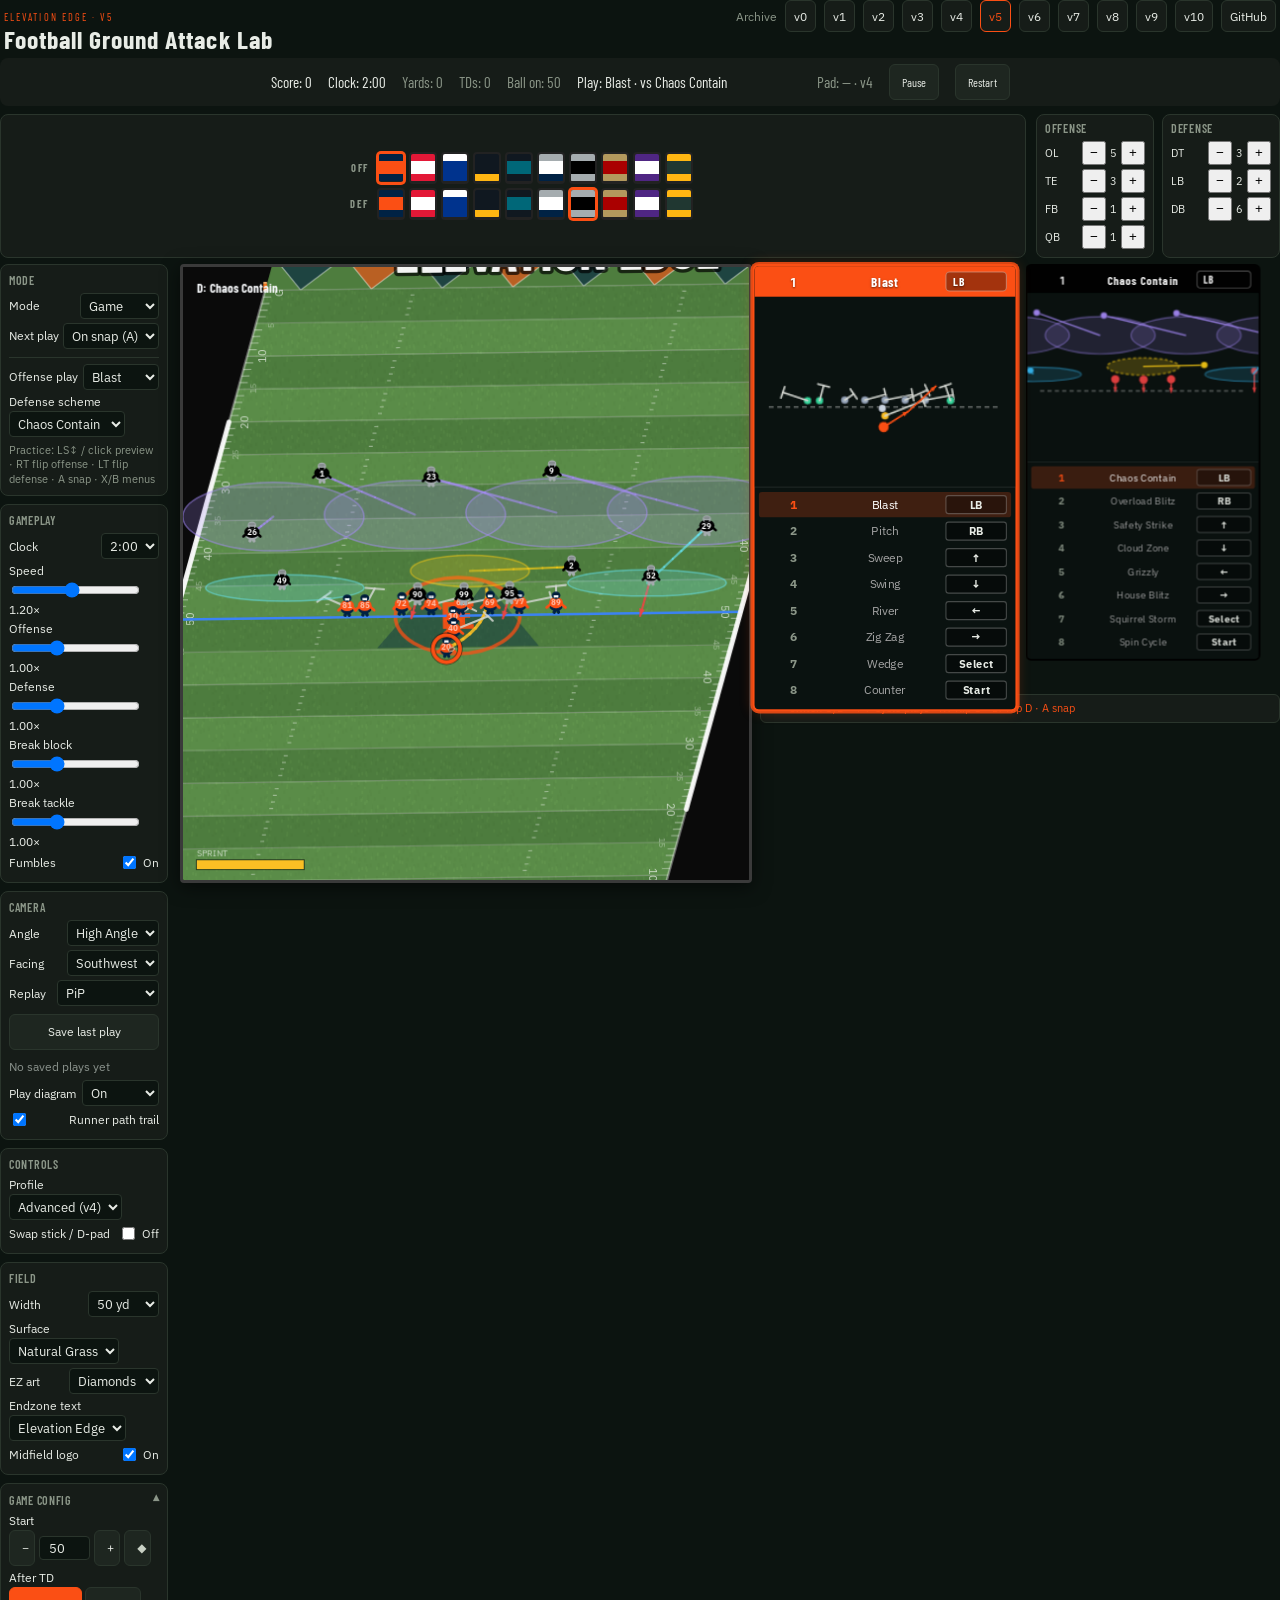
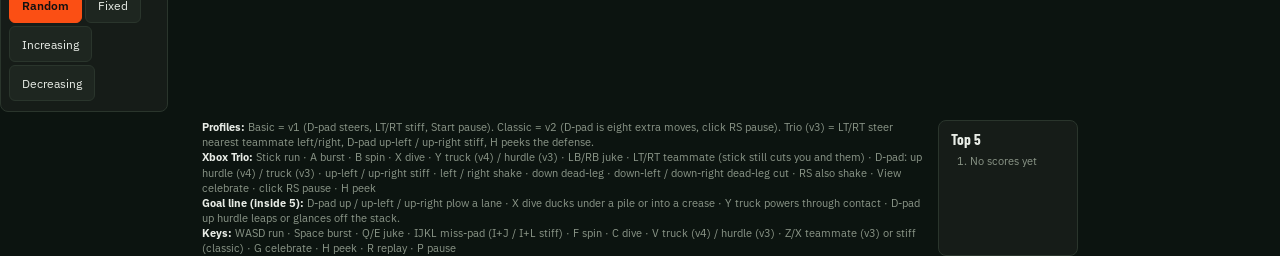
<file: archive/v5/index.html>
<!DOCTYPE html>
<html lang="en">
<head>
  <meta charset="utf-8" />
  <meta name="viewport" content="width=device-width, initial-scale=1" />
  <title>Football Ground Attack Lab</title>
  <meta name="description" content="Customizable running-back drill. Make defenders miss." />
  <meta name="theme-color" content="#0c1410" />
  <link rel="preconnect" href="https://fonts.googleapis.com" />
  <link rel="preconnect" href="https://fonts.gstatic.com" crossorigin />
  <link href="https://fonts.googleapis.com/css2?family=Barlow+Condensed:wght@600;700&family=IBM+Plex+Sans:wght@400;500;600&display=swap" rel="stylesheet" />
  <link rel="stylesheet" href="styles.css" />
</head>
<body>
  <main class="lab-main">
    <header class="lab-header">
      <div>
        <p class="lab-eyebrow">Elevation Edge · v5</p>
        <h1>Football Ground Attack Lab</h1>
      </div>
            <nav class="lab-versions" aria-label="Version archive">
        <span class="lab-versions-label">Archive</span>
        <a href="../v0.html">v0</a>
        <a href="../v1.html">v1</a>
        <a href="../v2.html">v2</a>
        <a href="../v3/index.html">v3</a>
        <a href="../v4/index.html">v4</a>
        <a href="index.html" aria-current="page">v5</a>
        <a href="../v6-1/index.html">v6</a>
        <a href="../v7/index.html">v7</a>
        <a href="../v8/index.html">v8</a>
        <a href="../v9/index.html">v9</a>
        <a href="../../index.html">v10</a>
        <a href="https://github.com/elevation-edge-sports-data/football-ground-attack-lab">GitHub</a>
      </nav>
    </header>

    <div id="hud" class="lab-hud">
      <div>Score: <span id="score">0</span></div>
      <div>Clock: <span id="clock">2:00</span></div>
      <div class="lab-muted">Yards: <span id="totalYards">0</span></div>
      <div class="lab-muted">TDs: <span id="tdCount">0</span></div>
      <div class="lab-muted">Ball on: <span id="ballOn">OPP 20</span></div>
      <div class="playcall">Play: <span id="playCallName">—</span></div>
      <div id="padStatus" class="lab-muted padstat">Pad: —</div>
      <button type="button" id="pauseBtn">Pause</button>
      <button type="button" id="restartBtn">Restart</button>
    </div>

    <div id="topStrip" class="top-strip">
      <div id="uniformBanner" class="uni-banner" aria-label="Uniform selection">
        <div class="uni-side">
          <span class="uni-label">OFF</span>
          <div id="offUniRow" class="uni-row" role="listbox" aria-label="Offense kit"></div>
        </div>
        <div class="uni-side">
          <span class="uni-label">DEF</span>
          <div id="defUniRow" class="uni-row" role="listbox" aria-label="Defense kit"></div>
        </div>
      </div>
      <div class="personnel-strip">
        <div class="lab-panel personnel-panel" id="offPersonnel">
          <div class="lab-panel-title">Offense</div>
          <div class="lab-row"><span>OL</span><span class="lab-pm"><button type="button" id="olMinus">−</button><span id="olVal">5</span><button type="button" id="olPlus">+</button></span></div>
          <div class="lab-row"><span>TE</span><span class="lab-pm"><button type="button" id="teMinus">−</button><span id="teVal">3</span><button type="button" id="tePlus">+</button></span></div>
          <div class="lab-row"><span>FB</span><span class="lab-pm"><button type="button" id="fbMinus">−</button><span id="fbVal">1</span><button type="button" id="fbPlus">+</button></span></div>
          <div class="lab-row"><span>QB</span><span class="lab-pm"><button type="button" id="qbMinus">−</button><span id="qbVal">1</span><button type="button" id="qbPlus">+</button></span></div>
        </div>
        <div class="lab-panel personnel-panel" id="defPersonnel">
          <div class="lab-panel-title">Defense</div>
          <div class="lab-row"><span>DT</span><span class="lab-pm"><button type="button" id="dtMinus">−</button><span id="dtVal">3</span><button type="button" id="dtPlus">+</button></span></div>
          <div class="lab-row"><span>LB</span><span class="lab-pm"><button type="button" id="lbMinus">−</button><span id="lbVal">2</span><button type="button" id="lbPlus">+</button></span></div>
          <div class="lab-row"><span>DB</span><span class="lab-pm"><button type="button" id="dbMinus">−</button><span id="dbVal">6</span><button type="button" id="dbPlus">+</button></span></div>
        </div>
      </div>
    </div>

    <div id="mainWrap" class="lab-wrap">
      <aside id="sideControls" class="lab-aside">
        

        <div class="lab-panel">
          <div class="lab-panel-title">Mode</div>
          <label class="lab-row">
            Mode
            <select id="modeSelect">
              <option value="game" selected>Game</option>
              <option value="practice">Practice</option>
            </select>
          </label>
          <label class="lab-row">
            Next play
            <select id="nextPlaySelect">
              <option value="auto">Automatic</option>
              <option value="snap" selected>On snap (A)</option>
            </select>
          </label>
          <div id="practiceControls" class="hidden">
            <label class="lab-row">Offense play
              <select id="practiceOffPlay"></select>
            </label>
            <label class="lab-row">Defense scheme
              <select id="practiceDefScheme"></select>
            </label>
            <div class="lab-muted" style="font-size:11px;margin-top:4px;line-height:1.35">
              Practice: LS↕ / click preview · RT flip offense · LT flip defense · A snap · X/B menus
            </div>
          </div>
        </div>

        
        <div class="lab-panel">
          <div class="lab-panel-title">Gameplay</div>
          <label class="lab-row">
            Clock
            <select id="minSelect">
              <option value="60">1:00</option>
              <option value="100">1:40</option>
              <option value="120" selected>2:00</option>
              <option value="180">3:00</option>
              <option value="240">4:00</option>
              <option value="300">5:00</option>
            </select>
          </label>
          <label class="lab-row">
            Speed
            <input id="speedSlider" type="range" min="0.5" max="2" step="0.05" value="1.20" />
            <span id="speedLabel">1.20×</span>
          </label>
          <label class="lab-row">
            Offense
            <input id="offStrSlider" type="range" min="0.5" max="2" step="0.05" value="1.00" />
            <span id="offStrLabel">1.00×</span>
          </label>
          <label class="lab-row">
            Defense
            <input id="defStrSlider" type="range" min="0.5" max="2" step="0.05" value="1.00" />
            <span id="defStrLabel">1.00×</span>
          </label>
          <label class="lab-row">
            Break block
            <input id="breakBlockSlider" type="range" min="0.5" max="2" step="0.05" value="1.00" />
            <span id="breakBlockLabel">1.00×</span>
          </label>
          <label class="lab-row">
            Break tackle
            <input id="breakTackleSlider" type="range" min="0.5" max="2" step="0.05" value="1.00" />
            <span id="breakTackleLabel">1.00×</span>
          </label>
          <label class="lab-row">
            Fumbles
            <span style="display:flex;align-items:center;gap:4px">
              <input id="fumblesCheck" type="checkbox" checked />
              <span id="fumblesLabel">On</span>
            </span>
          </label>
        </div>

        <div class="lab-panel">
          <div class="lab-panel-title">Camera</div>
          <label class="lab-row">
            Angle
            <select id="cameraSelect">
              <option value="iso">Angled 2D</option>
              <option value="top">Overhead</option>
              <option value="high" selected>High Angle</option>
              <option value="zoom">Zoom</option>
              <option value="wide">Wide</option>
            </select>
          </label>
          <label class="lab-row">
            Facing
            <select id="camCornerSelect">
              <option value="nw">Northwest</option>
              <option value="sw">Southwest</option>
            </select>
          </label>
          <label class="lab-row">
            Replay
            <select id="replayModeSelect">
              <option value="pip" selected>PiP</option>
              <option value="split">Split Screen</option>
              <option value="off">Off</option>
            </select>
          </label>
          <button type="button" id="saveClipBtn" class="lab-btn">Save last play</button>
          <div id="savedClipsList" class="clip-list"></div>
          <label class="lab-row">
            Play diagram
            <select id="playArtSelect">
              <option value="on" selected>On</option>
              <option value="offense">Offense</option>
              <option value="defense">Defense</option>
              <option value="off">Off</option>
            </select>
          </label>
          <label class="lab-row"><input type="checkbox" id="runnerTrailToggle" checked /> Runner path trail</label>
        </div>

        <div class="lab-panel">
          <div class="lab-panel-title">Controls</div>
          <label class="lab-row">
            Profile
            <select id="profileSelect">
              <option value="basic">Basic (v1)</option>
              <option value="classic">Classic (v2)</option>
              <option value="v3">Trio (v3)</option>
              <option value="v4" selected>Advanced (v4)</option>
            </select>
          </label>
          <label class="lab-row" title="Off: Left stick = run, D-pad = special moves. On: swap those roles.">
            Swap stick / D-pad
            <span style="display:flex;align-items:center;gap:4px">
              <input id="swapStickDpadCheck" type="checkbox" />
              <span id="swapStickDpadLabel">Off (stick runs)</span>
            </span>
          </label>
        </div>

        <div class="lab-panel">
          <div class="lab-panel-title">Field</div>
          <label class="lab-row">Width <select id="widthSelect"></select></label>
          <label class="lab-row">
            Surface
            <select id="surfaceSelect">
              <option value="grass" selected>Natural Grass</option>
              <option value="fieldturf">Field Turf</option>
              <option value="astroturf">Astro Turf</option>
            </select>
          </label>
          <label class="lab-row">
            EZ art
            <select id="ezArtSelect">
              <option value="mountains" selected>Mountains</option>
              <option value="diamonds">Diamonds</option>
              <option value="solid">Solid</option>
              <option value="off">Off</option>
            </select>
          </label>
          <label class="lab-row">
            Endzone text
            <select id="ezTextSelect">
              <option value="ee" selected>Elevation Edge</option>
              <option value="off">Off</option>
              <option value="custom">Custom</option>
            </select>
          </label>
          <label class="lab-row" id="ezTextCustomRow" style="display:none">
            Custom
            <input id="ezTextCustom" maxlength="64" value="ELEVATION EDGE" style="width:12rem;letter-spacing:0.02em" />
          </label>
          <label class="lab-row">
            Midfield logo
            <span style="display:flex;align-items:center;gap:4px">
              <input id="midLogoCheck" type="checkbox" checked />
              <span id="midLogoLabel">On</span>
            </span>
          </label>
        </div>

        <details class="lab-panel" id="configPanel" open>
          <summary class="lab-panel-title" id="configPanelTitle" style="cursor:pointer;display:flex;align-items:center;justify-content:space-between;list-style:none">
            Game Config <span aria-hidden>▾</span>
          </summary>
          <!-- Game-mode only: opening LOS + post-TD rules -->
          <div id="gameConfigBody">
            <label class="lab-row">
              Start
              <span class="los-ctrl">
                <button type="button" id="startYardMinus" class="los-step">−</button>
                <input type="number" id="startYard50" value="50" min="1" max="50" />
                <button type="button" id="startYardPlus" class="los-step">+</button>
                <button type="button" id="startSideTri" class="los-tri mid" title="50">◆</button>
              </span>
            </label>
            <input type="hidden" id="startYardInput" value="50" />
            <input type="hidden" id="startSideSelect" value="own" />
            <div class="lab-row los-post-row">
              After TD
              <span class="los-modes">
                <button type="button" class="los-mode on" data-mode="random">Random</button>
                <button type="button" class="los-mode" data-mode="fixed">Fixed</button>
                <button type="button" class="los-mode" data-mode="increasing">Increasing</button>
                <button type="button" class="los-mode" data-mode="decreasing">Decreasing</button>
              </span>
            </div>
            <label class="lab-row hidden" id="incrementRow">
              By
              <input type="number" id="incrementInput" value="5" min="1" max="50" />
            </label>
          </div>
          <!-- Practice-mode only: adjustable LOS each snap -->
          <div id="practiceConfigBody" class="hidden">
            <label class="lab-row">
              Line of scrimmage
              <select id="practiceSideSelect">
                <option value="own">OWN</option>
                <option value="opp" selected>OPP</option>
              </select>
              <input type="number" id="practiceYard50" value="30" min="1" max="50" />
            </label>
            <div class="lab-muted" style="font-size:11px;line-height:1.35;margin-top:4px">
              Practice LOS applies every snap. Change it anytime — field restages immediately.
            </div>
          </div>
        </details>
      </aside>


      <div id="fieldRow" class="field-row">
      <div id="canvasWrap">
        <canvas id="game" width="900" height="780" tabindex="0"></canvas>
        <div id="pauseBanner" class="hidden">
          <div style="border:1px solid var(--color-accent);background:rgba(12,20,16,0.85);padding:12px 20px;border-radius:8px;font-family:var(--font-display);font-size:1.15rem;font-weight:600;text-align:center">
            Game paused.<br />
            <span style="font-size:1rem;font-weight:500">
              Press A to resume. Press B to restart.<br />
              Press X for Instant Replay
            </span>
          </div>
        </div>
        <div id="touchLayer" aria-hidden="true">
          <span class="run">Run</span>
          <span class="burst">Burst</span>
        </div>
      </div>

      <aside id="practicePreview" class="practice-preview" aria-label="Practice play previews">
        <div class="prev-block" id="prevDefBlock">
          <div class="prev-banner" id="prevDefBanner">
            <span class="prev-num" id="prevDefNum"></span>
            <span id="prevDefLabel">Defense</span>
            <span class="prev-btn-icon" id="prevDefBtn"></span>
          </div>
          <canvas id="prevDefCanvas" width="220" height="160"></canvas>
          <div id="practiceDefList" class="practice-play-list" aria-label="Defense schemes"></div>
        </div>
        <div class="prev-block" id="prevOffBlock">
          <div class="prev-banner" id="prevOffBanner">
            <span class="prev-num" id="prevOffNum"></span>
            <span id="prevOffLabel">Offense</span>
            <span class="prev-btn-icon" id="prevOffBtn"></span>
          </div>
          <canvas id="prevOffCanvas" width="220" height="160"></canvas>
          <div id="practicePlayList" class="practice-play-list" aria-label="Offense plays"></div>
        </div>
        <div id="audibleHint" class="prev-audible hidden"></div>
      </aside>
      </div><!-- fieldRow -->
    </div>

    <div class="lab-foot">
      <div id="help">
        <strong>Profiles:</strong> Basic = v1 (D-pad steers, LT/RT stiff, Start pause). Classic = v2
        (D-pad is eight extra moves, click RS pause). Trio (v3) = LT/RT steer nearest teammate
        left/right, D-pad up-left / up-right stiff, H peeks the defense.
        <br />
        <strong>Xbox Trio:</strong> Stick run · A burst · B spin · X dive · Y truck (v4) / hurdle (v3) · LB/RB juke ·
        LT/RT teammate (stick still cuts you and them) · D-pad: up hurdle (v4) / truck (v3) · up-left / up-right stiff ·
        left / right shake · down dead-leg · down-left / down-right dead-leg cut · RS also shake ·
        View celebrate · click RS pause · H peek
        <br />
        <strong>Goal line (inside 5):</strong> D-pad up / up-left / up-right plow a lane · X dive ducks under
        a pile or into a crease · Y truck powers through contact · D-pad up hurdle leaps or glances off the stack.
        <br />
        <strong>Keys:</strong> WASD run · Space burst · Q/E juke · IJKL miss-pad (I+J / I+L stiff) ·
        F spin · C dive · V truck (v4) / hurdle (v3) · Z/X teammate (v3) or stiff (classic) · G celebrate · H peek ·
        R replay · P pause
      </div>
      <div class="lab-scores">
        <h3>Top 5</h3>
        <ol id="scoreList"></ol>
      </div>
    </div>

    <div id="nameModal" class="lab-modal hidden">
      <div class="lab-modal-card">
        <div>Time expired! Final score: <span id="finalScore">0</span></div>
        <div style="margin-top:8px">Team abbreviation:</div>
        <input id="nameInput" maxlength="3" value="EE" />
        <br />
        <button type="button" id="saveScoreBtn">Enter</button>
        <div class="lab-muted" style="margin-top:8px;font-size:12px">Press A / Enter to start the next game</div>
      </div>
    </div>
    <div id="continueModal" class="lab-modal hidden">
      <div class="lab-modal-card">
        <div style="font-size:1.1rem;margin-bottom:8px">5 games complete</div>
        <div class="lab-muted" style="margin-bottom:12px">Press Continue (or A) to keep playing</div>
        <button type="button" id="continueBtn">Continue</button>
      </div>
    </div>
  </main>
  <script src="game.js"></script>
  <script>
    startGame(document.getElementById("game"));
  </script>
</body>
</html>
</file>
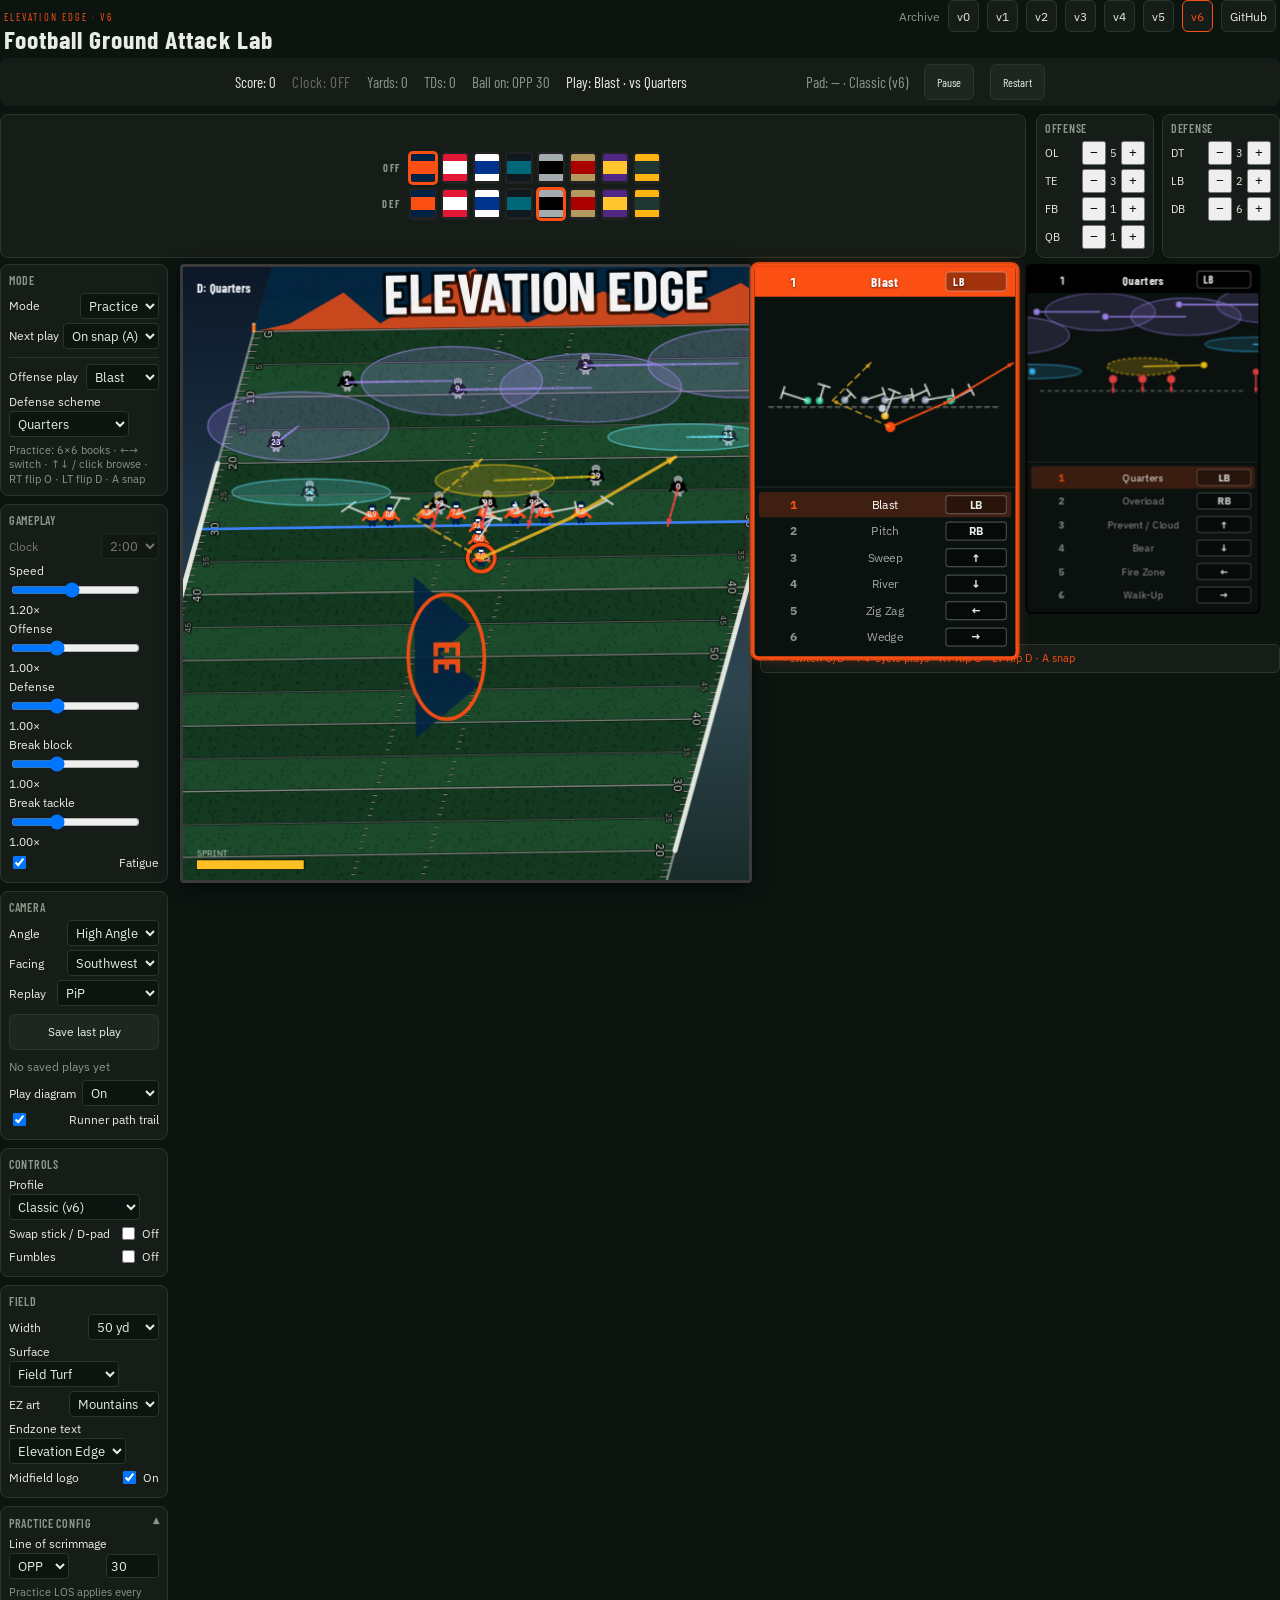
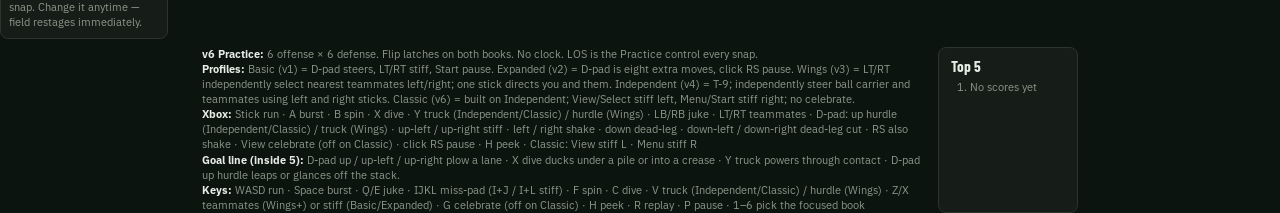
<file: archive/v6-0/index.html>
<!DOCTYPE html>
<html lang="en">
<head>
  <meta charset="utf-8" />
  <meta name="viewport" content="width=device-width, initial-scale=1" />
  <title>Football Ground Attack Lab</title>
  <meta name="description" content="Practice lab: 6 offense × 6 defense. Make defenders miss." />
  <meta name="theme-color" content="#0c1410" />
  <link rel="preconnect" href="https://fonts.googleapis.com" />
  <link rel="preconnect" href="https://fonts.gstatic.com" crossorigin />
  <link href="https://fonts.googleapis.com/css2?family=Barlow+Condensed:wght@600;700&family=IBM+Plex+Sans:wght@400;500;600&display=swap" rel="stylesheet" />
  <link rel="stylesheet" href="styles.css" />
</head>
<body>
  <main class="lab-main">
    <header class="lab-header">
      <div>
        <p class="lab-eyebrow">Elevation Edge · v6</p>
        <h1>Football Ground Attack Lab</h1>
      </div>
            <nav class="lab-versions" aria-label="Version archive">
        <span class="lab-versions-label">Archive</span>
        <a href="https://elevation-edge-sports-data.github.io/football-ground-attack-lab/archive/v0.html" target="_blank" rel="noreferrer">v0</a>
        <a href="https://elevation-edge-sports-data.github.io/football-ground-attack-lab/archive/v1.html" target="_blank" rel="noreferrer">v1</a>
        <a href="https://elevation-edge-sports-data.github.io/football-ground-attack-lab/archive/v2.html" target="_blank" rel="noreferrer">v2</a>
        <a href="https://elevation-edge-sports-data.github.io/football-ground-attack-lab/archive/v3/index.html" target="_blank" rel="noreferrer">v3</a>
        <a href="https://elevation-edge-sports-data.github.io/football-ground-attack-lab/archive/v4/index.html" target="_blank" rel="noreferrer">v4</a>
        <a href="https://elevation-edge-sports-data.github.io/football-ground-attack-lab/index.html" target="_blank" rel="noreferrer">v5</a>
        <a href="index.html" aria-current="page">v6</a>
        <a href="https://github.com/elevation-edge-sports-data/football-ground-attack-lab" target="_blank" rel="noreferrer">GitHub</a>
      </nav>
    </header>

    <div id="hud" class="lab-hud">
      <div>Score: <span id="score">0</span></div>
      <div id="clockWrap">Clock: <span id="clock">2:00</span></div>
      <div class="lab-muted">Yards: <span id="totalYards">0</span></div>
      <div class="lab-muted">TDs: <span id="tdCount">0</span></div>
      <div class="lab-muted">Ball on: <span id="ballOn">OPP 20</span></div>
      <div class="playcall">Play: <span id="playCallName">—</span></div>
      <div id="padStatus" class="lab-muted padstat">Pad: —</div>
      <button type="button" id="pauseBtn">Pause</button>
      <button type="button" id="restartBtn">Restart</button>
    </div>

    <div id="topStrip" class="top-strip">
      <div id="uniformBanner" class="uni-banner" aria-label="Uniform selection">
        <div class="uni-side">
          <span class="uni-label">OFF</span>
          <div id="offUniRow" class="uni-row" role="listbox" aria-label="Offense kit"></div>
        </div>
        <div class="uni-side">
          <span class="uni-label">DEF</span>
          <div id="defUniRow" class="uni-row" role="listbox" aria-label="Defense kit"></div>
        </div>
      </div>
      <div class="personnel-strip">
        <div class="lab-panel personnel-panel" id="offPersonnel">
          <div class="lab-panel-title">Offense</div>
          <div class="lab-row"><span>OL</span><span class="lab-pm"><button type="button" id="olMinus">−</button><span id="olVal">5</span><button type="button" id="olPlus">+</button></span></div>
          <div class="lab-row"><span>TE</span><span class="lab-pm"><button type="button" id="teMinus">−</button><span id="teVal">3</span><button type="button" id="tePlus">+</button></span></div>
          <div class="lab-row"><span>FB</span><span class="lab-pm"><button type="button" id="fbMinus">−</button><span id="fbVal">1</span><button type="button" id="fbPlus">+</button></span></div>
          <div class="lab-row"><span>QB</span><span class="lab-pm"><button type="button" id="qbMinus">−</button><span id="qbVal">1</span><button type="button" id="qbPlus">+</button></span></div>
        </div>
        <div class="lab-panel personnel-panel" id="defPersonnel">
          <div class="lab-panel-title">Defense</div>
          <div class="lab-row"><span>DT</span><span class="lab-pm"><button type="button" id="dtMinus">−</button><span id="dtVal">3</span><button type="button" id="dtPlus">+</button></span></div>
          <div class="lab-row"><span>LB</span><span class="lab-pm"><button type="button" id="lbMinus">−</button><span id="lbVal">2</span><button type="button" id="lbPlus">+</button></span></div>
          <div class="lab-row"><span>DB</span><span class="lab-pm"><button type="button" id="dbMinus">−</button><span id="dbVal">6</span><button type="button" id="dbPlus">+</button></span></div>
        </div>
      </div>
    </div>

    <div id="mainWrap" class="lab-wrap">
      <aside id="sideControls" class="lab-aside">
        

        <div class="lab-panel">
          <div class="lab-panel-title">Mode</div>
          <label class="lab-row">
            Mode
            <select id="modeSelect">
              <option value="game">Game</option>
              <option value="practice" selected>Practice</option>
            </select>
          </label>
          <label class="lab-row">
            Next play
            <select id="nextPlaySelect">
              <option value="auto">Automatic</option>
              <option value="snap" selected>On snap (A)</option>
            </select>
          </label>
          <div id="practiceControls">
            <label class="lab-row">Offense play
              <select id="practiceOffPlay"></select>
            </label>
            <label class="lab-row">Defense scheme
              <select id="practiceDefScheme"></select>
            </label>
            <div class="lab-muted" style="font-size:11px;margin-top:4px;line-height:1.35">
              Practice: 6×6 books · ←→ switch · ↑↓ / click browse · RT flip O · LT flip D · A snap
            </div>
          </div>
        </div>

        
        <div class="lab-panel">
          <div class="lab-panel-title">Gameplay</div>
          <label class="lab-row" id="clockRow">
            Clock
            <select id="minSelect">
              <option value="60">1:00</option>
              <option value="100">1:40</option>
              <option value="120" selected>2:00</option>
              <option value="180">3:00</option>
              <option value="240">4:00</option>
              <option value="300">5:00</option>
            </select>
          </label>
          <label class="lab-row">
            Speed
            <input id="speedSlider" type="range" min="0.5" max="2" step="0.05" value="1.20" />
            <span id="speedLabel">1.20×</span>
          </label>
          <label class="lab-row">
            Offense
            <input id="offStrSlider" type="range" min="0.5" max="2" step="0.05" value="1.00" />
            <span id="offStrLabel">1.00×</span>
          </label>
          <label class="lab-row">
            Defense
            <input id="defStrSlider" type="range" min="0.5" max="2" step="0.05" value="1.00" />
            <span id="defStrLabel">1.00×</span>
          </label>
          <label class="lab-row">
            Break block
            <input id="breakBlockSlider" type="range" min="0.5" max="2" step="0.05" value="1.00" />
            <span id="breakBlockLabel">1.00×</span>
          </label>
          <label class="lab-row">
            Break tackle
            <input id="breakTackleSlider" type="range" min="0.5" max="2" step="0.05" value="1.00" />
            <span id="breakTackleLabel">1.00×</span>
          </label>
          <label class="lab-row" title="When off, speed burst stays at full power.">
            <input type="checkbox" id="fatigueToggle" checked /> Fatigue
          </label>
        </div>

        <div class="lab-panel">
          <div class="lab-panel-title">Camera</div>
          <label class="lab-row">
            Angle
            <select id="cameraSelect">
              <option value="iso">Angled 2D</option>
              <option value="top">Overhead</option>
              <option value="high" selected>High Angle</option>
              <option value="zoom">Zoom</option>
              <option value="wide">Wide</option>
            </select>
          </label>
          <label class="lab-row">
            Facing
            <select id="camCornerSelect">
              <option value="nw">Northwest</option>
              <option value="sw">Southwest</option>
            </select>
          </label>
          <label class="lab-row">
            Replay
            <select id="replayModeSelect">
              <option value="pip" selected>PiP</option>
              <option value="split">Split Screen</option>
              <option value="off">Off</option>
            </select>
          </label>
          <button type="button" id="saveClipBtn" class="lab-btn">Save last play</button>
          <div id="savedClipsList" class="clip-list"></div>
          <label class="lab-row">
            Play diagram
            <select id="playArtSelect">
              <option value="on" selected>On</option>
              <option value="offense">Offense</option>
              <option value="defense">Defense</option>
              <option value="off">Off</option>
            </select>
          </label>
          <label class="lab-row"><input type="checkbox" id="runnerTrailToggle" checked /> Runner path trail</label>
        </div>

        <div class="lab-panel">
          <div class="lab-panel-title">Controls</div>
          <label class="lab-row">
            Profile
            <select id="profileSelect">
              <option value="basic">Basic (v1)</option>
              <option value="classic">Expanded (v2)</option>
              <option value="v3">Wings (v3)</option>
              <option value="v4">Independent (v4)</option>
              <option value="v6" selected>Classic (v6)</option>
            </select>
          </label>
          <label class="lab-row" title="Off: Left stick = run, D-pad = special moves. On: swap those roles.">
            Swap stick / D-pad
            <span style="display:flex;align-items:center;gap:4px">
              <input id="swapStickDpadCheck" type="checkbox" />
              <span id="swapStickDpadLabel">Off (stick runs)</span>
            </span>
          </label>
          <label class="lab-row">
            Fumbles
            <span style="display:flex;align-items:center;gap:4px">
              <input id="fumblesCheck" type="checkbox" />
              <span id="fumblesLabel">Off</span>
            </span>
          </label>
        </div>

        <div class="lab-panel">
          <div class="lab-panel-title">Field</div>
          <label class="lab-row">Width <select id="widthSelect"></select></label>
          <label class="lab-row">
            Surface
            <select id="surfaceSelect">
              <option value="grass" selected>Natural Grass</option>
              <option value="fieldturf">Field Turf</option>
              <option value="astroturf">Astro Turf</option>
            </select>
          </label>
          <label class="lab-row">
            EZ art
            <select id="ezArtSelect">
              <option value="mountains" selected>Mountains</option>
              <option value="diamonds">Diamonds</option>
              <option value="solid">Solid</option>
              <option value="off">Off</option>
            </select>
          </label>
          <label class="lab-row">
            Endzone text
            <select id="ezTextSelect">
              <option value="ee" selected>Elevation Edge</option>
              <option value="off">Off</option>
              <option value="custom">Custom</option>
            </select>
          </label>
          <label class="lab-row" id="ezTextCustomRow" style="display:none">
            Custom
            <input id="ezTextCustom" maxlength="64" value="ELEVATION EDGE" style="width:12rem;letter-spacing:0.02em" />
          </label>
          <label class="lab-row">
            Midfield logo
            <span style="display:flex;align-items:center;gap:4px">
              <input id="midLogoCheck" type="checkbox" checked />
              <span id="midLogoLabel">On</span>
            </span>
          </label>
        </div>

        <details class="lab-panel" id="configPanel" open>
          <summary class="lab-panel-title" id="configPanelTitle" style="cursor:pointer;display:flex;align-items:center;justify-content:space-between;list-style:none">
            Game Config <span aria-hidden>▾</span>
          </summary>
          <!-- Game-mode only: opening LOS + post-TD rules -->
          <div id="gameConfigBody">
            <label class="lab-row">
              Start
              <span class="los-ctrl">
                <button type="button" id="startYardMinus" class="los-step">−</button>
                <input type="number" id="startYard50" value="50" min="1" max="50" />
                <button type="button" id="startYardPlus" class="los-step">+</button>
                <button type="button" id="startSideTri" class="los-tri mid" title="50">◆</button>
              </span>
            </label>
            <input type="hidden" id="startYardInput" value="50" />
            <input type="hidden" id="startSideSelect" value="own" />
            <div class="lab-row los-post-row">
              After TD
              <span class="los-modes">
                <button type="button" class="los-mode on" data-mode="random">Random</button>
                <button type="button" class="los-mode" data-mode="fixed">Fixed</button>
                <button type="button" class="los-mode" data-mode="increasing">Increasing</button>
                <button type="button" class="los-mode" data-mode="decreasing">Decreasing</button>
              </span>
            </div>
            <label class="lab-row hidden" id="incrementRow">
              By
              <input type="number" id="incrementInput" value="5" min="1" max="50" />
            </label>
          </div>
          <!-- Practice-mode only: adjustable LOS each snap -->
          <div id="practiceConfigBody" class="hidden">
            <label class="lab-row">
              Line of scrimmage
              <select id="practiceSideSelect">
                <option value="own">OWN</option>
                <option value="opp" selected>OPP</option>
              </select>
              <input type="number" id="practiceYard50" value="30" min="1" max="50" />
            </label>
            <div class="lab-muted" style="font-size:11px;line-height:1.35;margin-top:4px">
              Practice LOS applies every snap. Change it anytime — field restages immediately.
            </div>
          </div>
        </details>
      </aside>


      <div id="fieldRow" class="field-row">
      <div id="canvasWrap">
        <canvas id="game" width="900" height="780" tabindex="0"></canvas>
        <div id="pauseBanner" class="hidden">
          <div style="border:1px solid var(--color-accent);background:rgba(12,20,16,0.85);padding:12px 20px;border-radius:8px;font-family:var(--font-display);font-size:1.15rem;font-weight:600;text-align:center">
            Game paused.<br />
            <span style="font-size:1rem;font-weight:500">
              Press A to resume. Press B to restart.<br />
              Press X for Instant Replay
            </span>
          </div>
        </div>
        <div id="touchLayer" aria-hidden="true">
          <span class="run">Run</span>
          <span class="burst">Burst</span>
        </div>
      </div>

      <aside id="practicePreview" class="practice-preview" aria-label="Practice play previews">
        <div class="prev-block" id="prevDefBlock">
          <div class="prev-banner" id="prevDefBanner">
            <span class="prev-num" id="prevDefNum"></span>
            <span id="prevDefLabel">Defense</span>
            <span class="prev-btn-icon" id="prevDefBtn"></span>
          </div>
          <canvas id="prevDefCanvas" width="220" height="160"></canvas>
          <div id="practiceDefList" class="practice-play-list" aria-label="Defense schemes"></div>
        </div>
        <div class="prev-block" id="prevOffBlock">
          <div class="prev-banner" id="prevOffBanner">
            <span class="prev-num" id="prevOffNum"></span>
            <span id="prevOffLabel">Offense</span>
            <span class="prev-btn-icon" id="prevOffBtn"></span>
          </div>
          <canvas id="prevOffCanvas" width="220" height="160"></canvas>
          <div id="practicePlayList" class="practice-play-list" aria-label="Offense plays"></div>
        </div>
        <div id="audibleHint" class="prev-audible hidden"></div>
      </aside>
      </div><!-- fieldRow -->
    </div>

    <div class="lab-foot">
      <div id="help">
        <strong>v6 Practice:</strong> 6 offense × 6 defense. Flip latches on both books. No clock. LOS is the Practice control every snap.
        <br />
        <strong>Profiles:</strong> Basic (v1) = D-pad steers, LT/RT stiff, Start pause.
        Expanded (v2) = D-pad is eight extra moves, click RS pause.
        Wings (v3) = LT/RT independently select nearest teammates left/right; one stick directs you and them.
        Independent (v4) = T-9; independently steer ball carrier and teammates using left and right sticks.
        Classic (v6) = built on Independent; View/Select stiff left, Menu/Start stiff right; no celebrate.
        <br />
        <strong>Xbox:</strong> Stick run · A burst · B spin · X dive · Y truck (Independent/Classic) / hurdle (Wings) · LB/RB juke ·
        LT/RT teammates · D-pad: up hurdle (Independent/Classic) / truck (Wings) · up-left / up-right stiff ·
        left / right shake · down dead-leg · down-left / down-right dead-leg cut · RS also shake ·
        View celebrate (off on Classic) · click RS pause · H peek · Classic: View stiff L · Menu stiff R
        <br />
        <strong>Goal line (inside 5):</strong> D-pad up / up-left / up-right plow a lane · X dive ducks under
        a pile or into a crease · Y truck powers through contact · D-pad up hurdle leaps or glances off the stack.
        <br />
        <strong>Keys:</strong> WASD run · Space burst · Q/E juke · IJKL miss-pad (I+J / I+L stiff) ·
        F spin · C dive · V truck (Independent/Classic) / hurdle (Wings) · Z/X teammates (Wings+) or stiff (Basic/Expanded) · G celebrate (off on Classic) · H peek ·
        R replay · P pause · 1–6 pick the focused book
      </div>
      <div class="lab-scores">
        <h3>Top 5</h3>
        <ol id="scoreList"></ol>
      </div>
    </div>

    <div id="nameModal" class="lab-modal hidden">
      <div class="lab-modal-card">
        <div>Time expired! Final score: <span id="finalScore">0</span></div>
        <div style="margin-top:8px">Tag:</div>
        <input id="nameInput" maxlength="3" value="EE" />
        <br />
        <button type="button" id="saveScoreBtn">Enter</button>
        <div class="lab-muted" style="margin-top:8px;font-size:12px">Press A / Enter to start the next game</div>
      </div>
    </div>
    <div id="continueModal" class="lab-modal hidden">
      <div class="lab-modal-card">
        <div style="font-size:1.1rem;margin-bottom:8px">5 games complete</div>
        <div class="lab-muted" style="margin-bottom:12px">Press Continue (or A) to keep playing</div>
        <button type="button" id="continueBtn">Continue</button>
      </div>
    </div>
  </main>
  <script src="game.js"></script>
  <script>
    startGame(document.getElementById("game"));
  </script>
</body>
</html>
</file>
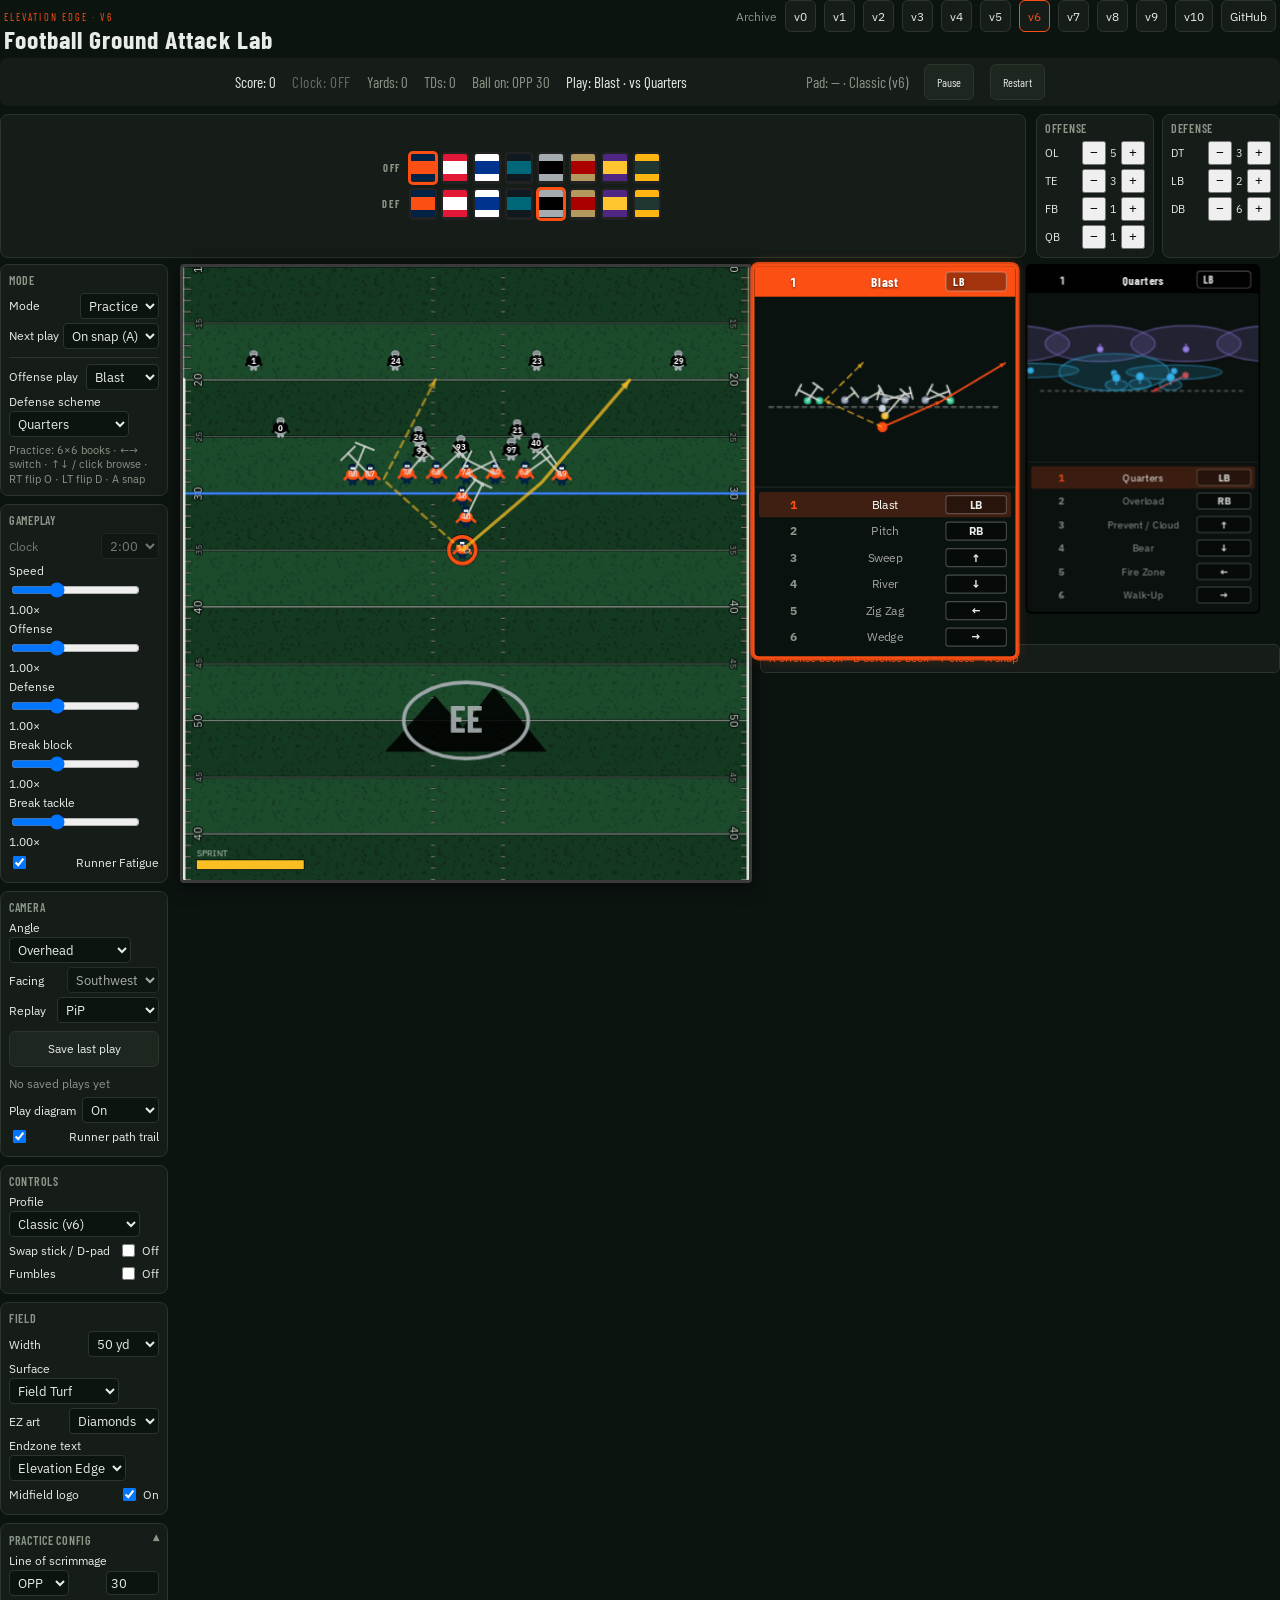
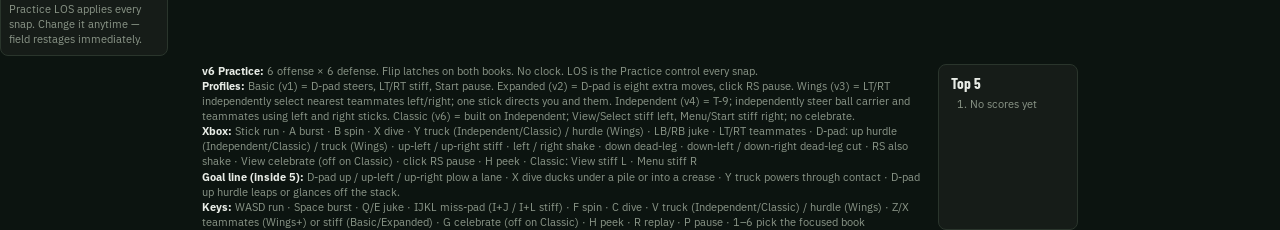
<file: archive/v6-1/index.html>
<!DOCTYPE html>
<html lang="en">
<head>
  <meta charset="utf-8" />
  <meta name="viewport" content="width=device-width, initial-scale=1" />
  <title>Football Ground Attack Lab</title>
  <meta name="description" content="Practice lab: 6 offense × 6 defense. Make defenders miss." />
  <meta name="theme-color" content="#0c1410" />
  <link rel="preconnect" href="https://fonts.googleapis.com" />
  <link rel="preconnect" href="https://fonts.gstatic.com" crossorigin />
  <link href="https://fonts.googleapis.com/css2?family=Barlow+Condensed:wght@600;700&family=IBM+Plex+Sans:wght@400;500;600&display=swap" rel="stylesheet" />
  <link rel="stylesheet" href="styles.css" />
</head>
<body>
  <main class="lab-main">
    <header class="lab-header">
      <div>
        <p class="lab-eyebrow">Elevation Edge · v6</p>
        <h1>Football Ground Attack Lab</h1>
      </div>
            <nav class="lab-versions" aria-label="Version archive">
        <span class="lab-versions-label">Archive</span>
        <a href="../v0.html">v0</a>
        <a href="../v1.html">v1</a>
        <a href="../v2.html">v2</a>
        <a href="../v3/index.html">v3</a>
        <a href="../v4/index.html">v4</a>
        <a href="../v5/index.html">v5</a>
        <a href="index.html" aria-current="page">v6</a>
        <a href="../v7/index.html">v7</a>
        <a href="../v8/index.html">v8</a>
        <a href="../v9/index.html">v9</a>
        <a href="../../index.html">v10</a>
        <a href="https://github.com/elevation-edge-sports-data/football-ground-attack-lab">GitHub</a>
      </nav>
    </header>

    <div id="hud" class="lab-hud">
      <div>Score: <span id="score">0</span></div>
      <div id="clockWrap">Clock: <span id="clock">2:00</span></div>
      <div class="lab-muted">Yards: <span id="totalYards">0</span></div>
      <div class="lab-muted">TDs: <span id="tdCount">0</span></div>
      <div class="lab-muted">Ball on: <span id="ballOn">OPP 20</span></div>
      <div class="playcall">Play: <span id="playCallName">—</span></div>
      <div id="padStatus" class="lab-muted padstat">Pad: —</div>
      <button type="button" id="pauseBtn">Pause</button>
      <button type="button" id="restartBtn">Restart</button>
    </div>

    <div id="topStrip" class="top-strip">
      <div id="uniformBanner" class="uni-banner" aria-label="Uniform selection">
        <div class="uni-side">
          <span class="uni-label">OFF</span>
          <div id="offUniRow" class="uni-row" role="listbox" aria-label="Offense kit"></div>
        </div>
        <div class="uni-side">
          <span class="uni-label">DEF</span>
          <div id="defUniRow" class="uni-row" role="listbox" aria-label="Defense kit"></div>
        </div>
      </div>
      <div class="personnel-strip">
        <div class="lab-panel personnel-panel" id="offPersonnel">
          <div class="lab-panel-title">Offense</div>
          <div class="lab-row"><span>OL</span><span class="lab-pm"><button type="button" id="olMinus">−</button><span id="olVal">5</span><button type="button" id="olPlus">+</button></span></div>
          <div class="lab-row"><span>TE</span><span class="lab-pm"><button type="button" id="teMinus">−</button><span id="teVal">3</span><button type="button" id="tePlus">+</button></span></div>
          <div class="lab-row"><span>FB</span><span class="lab-pm"><button type="button" id="fbMinus">−</button><span id="fbVal">1</span><button type="button" id="fbPlus">+</button></span></div>
          <div class="lab-row"><span>QB</span><span class="lab-pm"><button type="button" id="qbMinus">−</button><span id="qbVal">1</span><button type="button" id="qbPlus">+</button></span></div>
        </div>
        <div class="lab-panel personnel-panel" id="defPersonnel">
          <div class="lab-panel-title">Defense</div>
          <div class="lab-row"><span>DT</span><span class="lab-pm"><button type="button" id="dtMinus">−</button><span id="dtVal">3</span><button type="button" id="dtPlus">+</button></span></div>
          <div class="lab-row"><span>LB</span><span class="lab-pm"><button type="button" id="lbMinus">−</button><span id="lbVal">2</span><button type="button" id="lbPlus">+</button></span></div>
          <div class="lab-row"><span>DB</span><span class="lab-pm"><button type="button" id="dbMinus">−</button><span id="dbVal">6</span><button type="button" id="dbPlus">+</button></span></div>
        </div>
      </div>
    </div>

    <div id="mainWrap" class="lab-wrap">
      <aside id="sideControls" class="lab-aside">
        

        <div class="lab-panel">
          <div class="lab-panel-title">Mode</div>
          <label class="lab-row">
            Mode
            <select id="modeSelect">
              <option value="game">Game</option>
              <option value="practice" selected>Practice</option>
            </select>
          </label>
          <label class="lab-row">
            Next play
            <select id="nextPlaySelect">
              <option value="auto">Automatic</option>
              <option value="snap" selected>On snap (A)</option>
            </select>
          </label>
          <div id="practiceControls">
            <label class="lab-row">Offense play
              <select id="practiceOffPlay"></select>
            </label>
            <label class="lab-row">Defense scheme
              <select id="practiceDefScheme"></select>
            </label>
            <div class="lab-muted" style="font-size:11px;margin-top:4px;line-height:1.35">
              Practice: 6×6 books · ←→ switch · ↑↓ / click browse · RT flip O · LT flip D · A snap
            </div>
          </div>
        </div>

        
        <div class="lab-panel">
          <div class="lab-panel-title">Gameplay</div>
          <label class="lab-row" id="clockRow">
            Clock
            <select id="minSelect">
              <option value="60">1:00</option>
              <option value="100">1:40</option>
              <option value="120" selected>2:00</option>
              <option value="180">3:00</option>
              <option value="240">4:00</option>
              <option value="300">5:00</option>
            </select>
          </label>
          <label class="lab-row">
            Speed
            <input id="speedSlider" type="range" min="0.5" max="2" step="0.05" value="1.20" />
            <span id="speedLabel">1.20×</span>
          </label>
          <label class="lab-row">
            Offense
            <input id="offStrSlider" type="range" min="0.5" max="2" step="0.05" value="1.00" />
            <span id="offStrLabel">1.00×</span>
          </label>
          <label class="lab-row">
            Defense
            <input id="defStrSlider" type="range" min="0.5" max="2" step="0.05" value="1.00" />
            <span id="defStrLabel">1.00×</span>
          </label>
          <label class="lab-row">
            Break block
            <input id="breakBlockSlider" type="range" min="0.5" max="2" step="0.05" value="1.00" />
            <span id="breakBlockLabel">1.00×</span>
          </label>
          <label class="lab-row">
            Break tackle
            <input id="breakTackleSlider" type="range" min="0.5" max="2" step="0.05" value="1.00" />
            <span id="breakTackleLabel">1.00×</span>
          </label>
          <label class="lab-row" title="When off, speed burst stays at full power.">
            <input type="checkbox" id="fatigueToggle" checked /> Fatigue
          </label>
        </div>

        <div class="lab-panel">
          <div class="lab-panel-title">Camera</div>
          <label class="lab-row">
            Angle
            <select id="cameraSelect">
              <option value="iso">Angled 2D</option>
              <option value="top">Overhead</option>
              <option value="high" selected>High Angle</option>
              <option value="zoom">Zoom</option>
              <option value="wide">Wide</option>
            </select>
          </label>
          <label class="lab-row">
            Facing
            <select id="camCornerSelect">
              <option value="nw">Northwest</option>
              <option value="sw">Southwest</option>
            </select>
          </label>
          <label class="lab-row">
            Replay
            <select id="replayModeSelect">
              <option value="pip" selected>PiP</option>
              <option value="split">Split Screen</option>
              <option value="off">Off</option>
            </select>
          </label>
          <button type="button" id="saveClipBtn" class="lab-btn">Save last play</button>
          <div id="savedClipsList" class="clip-list"></div>
          <label class="lab-row">
            Play diagram
            <select id="playArtSelect">
              <option value="on" selected>On</option>
              <option value="offense">Offense</option>
              <option value="defense">Defense</option>
              <option value="off">Off</option>
            </select>
          </label>
          <label class="lab-row"><input type="checkbox" id="runnerTrailToggle" checked /> Runner path trail</label>
        </div>

        <div class="lab-panel">
          <div class="lab-panel-title">Controls</div>
          <label class="lab-row">
            Profile
            <select id="profileSelect">
              <option value="basic">Basic (v1)</option>
              <option value="classic">Expanded (v2)</option>
              <option value="v3">Wings (v3)</option>
              <option value="v4">Independent (v4)</option>
              <option value="v6" selected>Classic (v6)</option>
            </select>
          </label>
          <label class="lab-row" title="Off: Left stick = run, D-pad = special moves. On: swap those roles.">
            Swap stick / D-pad
            <span style="display:flex;align-items:center;gap:4px">
              <input id="swapStickDpadCheck" type="checkbox" />
              <span id="swapStickDpadLabel">Off (stick runs)</span>
            </span>
          </label>
          <label class="lab-row">
            Fumbles
            <span style="display:flex;align-items:center;gap:4px">
              <input id="fumblesCheck" type="checkbox" />
              <span id="fumblesLabel">Off</span>
            </span>
          </label>
        </div>

        <div class="lab-panel">
          <div class="lab-panel-title">Field</div>
          <label class="lab-row">Width <select id="widthSelect"></select></label>
          <label class="lab-row">
            Surface
            <select id="surfaceSelect">
              <option value="grass" selected>Natural Grass</option>
              <option value="fieldturf">Field Turf</option>
              <option value="astroturf">Astro Turf</option>
            </select>
          </label>
          <label class="lab-row">
            EZ art
            <select id="ezArtSelect">
              <option value="mountains" selected>Mountains</option>
              <option value="diamonds">Diamonds</option>
              <option value="solid">Solid</option>
              <option value="off">Off</option>
            </select>
          </label>
          <label class="lab-row">
            Endzone text
            <select id="ezTextSelect">
              <option value="ee" selected>Elevation Edge</option>
              <option value="off">Off</option>
              <option value="custom">Custom</option>
            </select>
          </label>
          <label class="lab-row" id="ezTextCustomRow" style="display:none">
            Custom
            <input id="ezTextCustom" maxlength="64" value="ELEVATION EDGE" style="width:12rem;letter-spacing:0.02em" />
          </label>
          <label class="lab-row">
            Midfield logo
            <span style="display:flex;align-items:center;gap:4px">
              <input id="midLogoCheck" type="checkbox" checked />
              <span id="midLogoLabel">On</span>
            </span>
          </label>
        </div>

        <details class="lab-panel" id="configPanel" open>
          <summary class="lab-panel-title" id="configPanelTitle" style="cursor:pointer;display:flex;align-items:center;justify-content:space-between;list-style:none">
            Game Config <span aria-hidden>▾</span>
          </summary>
          <!-- Game-mode only: opening LOS + post-TD rules -->
          <div id="gameConfigBody">
            <label class="lab-row">
              Start
              <span class="los-ctrl">
                <button type="button" id="startYardMinus" class="los-step">−</button>
                <input type="number" id="startYard50" value="50" min="1" max="50" />
                <button type="button" id="startYardPlus" class="los-step">+</button>
                <button type="button" id="startSideTri" class="los-tri mid" title="50">◆</button>
              </span>
            </label>
            <input type="hidden" id="startYardInput" value="50" />
            <input type="hidden" id="startSideSelect" value="own" />
            <div class="lab-row los-post-row">
              After TD
              <span class="los-modes">
                <button type="button" class="los-mode on" data-mode="random">Random</button>
                <button type="button" class="los-mode" data-mode="fixed">Fixed</button>
                <button type="button" class="los-mode" data-mode="increasing">Increasing</button>
                <button type="button" class="los-mode" data-mode="decreasing">Decreasing</button>
              </span>
            </div>
            <label class="lab-row hidden" id="incrementRow">
              By
              <input type="number" id="incrementInput" value="5" min="1" max="50" />
            </label>
          </div>
          <!-- Practice-mode only: adjustable LOS each snap -->
          <div id="practiceConfigBody" class="hidden">
            <label class="lab-row">
              Line of scrimmage
              <select id="practiceSideSelect">
                <option value="own">OWN</option>
                <option value="opp" selected>OPP</option>
              </select>
              <input type="number" id="practiceYard50" value="30" min="1" max="50" />
            </label>
            <div class="lab-muted" style="font-size:11px;line-height:1.35;margin-top:4px">
              Practice LOS applies every snap. Change it anytime — field restages immediately.
            </div>
          </div>
        </details>
      </aside>


      <div id="fieldRow" class="field-row">
      <div id="canvasWrap">
        <canvas id="game" width="900" height="780" tabindex="0"></canvas>
        <div id="pauseBanner" class="hidden">
          <div style="border:1px solid var(--color-accent);background:rgba(12,20,16,0.85);padding:12px 20px;border-radius:8px;font-family:var(--font-display);font-size:1.15rem;font-weight:600;text-align:center">
            Game paused.<br />
            <span style="font-size:1rem;font-weight:500">
              Press A to resume. Press B to restart.<br />
              Press X for Instant Replay
            </span>
          </div>
        </div>
        <div id="touchLayer" aria-hidden="true">
          <span class="run">Run</span>
          <span class="burst">Burst</span>
        </div>
      </div>

      <aside id="practicePreview" class="practice-preview" aria-label="Practice play previews">
        <div class="prev-block" id="prevDefBlock">
          <div class="prev-banner" id="prevDefBanner">
            <span class="prev-num" id="prevDefNum"></span>
            <span id="prevDefLabel">Defense</span>
            <span class="prev-btn-icon" id="prevDefBtn"></span>
          </div>
          <canvas id="prevDefCanvas" width="220" height="160"></canvas>
          <div id="practiceDefList" class="practice-play-list" aria-label="Defense schemes"></div>
        </div>
        <div class="prev-block" id="prevOffBlock">
          <div class="prev-banner" id="prevOffBanner">
            <span class="prev-num" id="prevOffNum"></span>
            <span id="prevOffLabel">Offense</span>
            <span class="prev-btn-icon" id="prevOffBtn"></span>
          </div>
          <canvas id="prevOffCanvas" width="220" height="160"></canvas>
          <div id="practicePlayList" class="practice-play-list" aria-label="Offense plays"></div>
        </div>
        <div id="audibleHint" class="prev-audible hidden"></div>
      </aside>
      </div><!-- fieldRow -->
    </div>

    <div class="lab-foot">
      <div id="help">
        <strong>v6 Practice:</strong> 6 offense × 6 defense. Flip latches on both books. No clock. LOS is the Practice control every snap.
        <br />
        <strong>Profiles:</strong> Basic (v1) = D-pad steers, LT/RT stiff, Start pause.
        Expanded (v2) = D-pad is eight extra moves, click RS pause.
        Wings (v3) = LT/RT independently select nearest teammates left/right; one stick directs you and them.
        Independent (v4) = T-9; independently steer ball carrier and teammates using left and right sticks.
        Classic (v6) = built on Independent; View/Select stiff left, Menu/Start stiff right; no celebrate.
        <br />
        <strong>Xbox:</strong> Stick run · A burst · B spin · X dive · Y truck (Independent/Classic) / hurdle (Wings) · LB/RB juke ·
        LT/RT teammates · D-pad: up hurdle (Independent/Classic) / truck (Wings) · up-left / up-right stiff ·
        left / right shake · down dead-leg · down-left / down-right dead-leg cut · RS also shake ·
        View celebrate (off on Classic) · click RS pause · H peek · Classic: View stiff L · Menu stiff R
        <br />
        <strong>Goal line (inside 5):</strong> D-pad up / up-left / up-right plow a lane · X dive ducks under
        a pile or into a crease · Y truck powers through contact · D-pad up hurdle leaps or glances off the stack.
        <br />
        <strong>Keys:</strong> WASD run · Space burst · Q/E juke · IJKL miss-pad (I+J / I+L stiff) ·
        F spin · C dive · V truck (Independent/Classic) / hurdle (Wings) · Z/X teammates (Wings+) or stiff (Basic/Expanded) · G celebrate (off on Classic) · H peek ·
        R replay · P pause · 1–6 pick the focused book
      </div>
      <div class="lab-scores">
        <h3>Top 5</h3>
        <ol id="scoreList"></ol>
      </div>
    </div>

    <div id="nameModal" class="lab-modal hidden">
      <div class="lab-modal-card">
        <div>Time expired! Final score: <span id="finalScore">0</span></div>
        <div style="margin-top:8px">Tag:</div>
        <input id="nameInput" maxlength="3" value="EE" />
        <br />
        <button type="button" id="saveScoreBtn">Enter</button>
        <div class="lab-muted" style="margin-top:8px;font-size:12px">Press A / Enter to start the next game</div>
      </div>
    </div>
    <div id="continueModal" class="lab-modal hidden">
      <div class="lab-modal-card">
        <div style="font-size:1.1rem;margin-bottom:8px">5 games complete</div>
        <div class="lab-muted" style="margin-bottom:12px">Press Continue (or A) to keep playing</div>
        <button type="button" id="continueBtn">Continue</button>
      </div>
    </div>
  </main>
  <script src="game.js"></script>
  <script>
    startGame(document.getElementById("game"));
  </script>
</body>
</html>
</file>
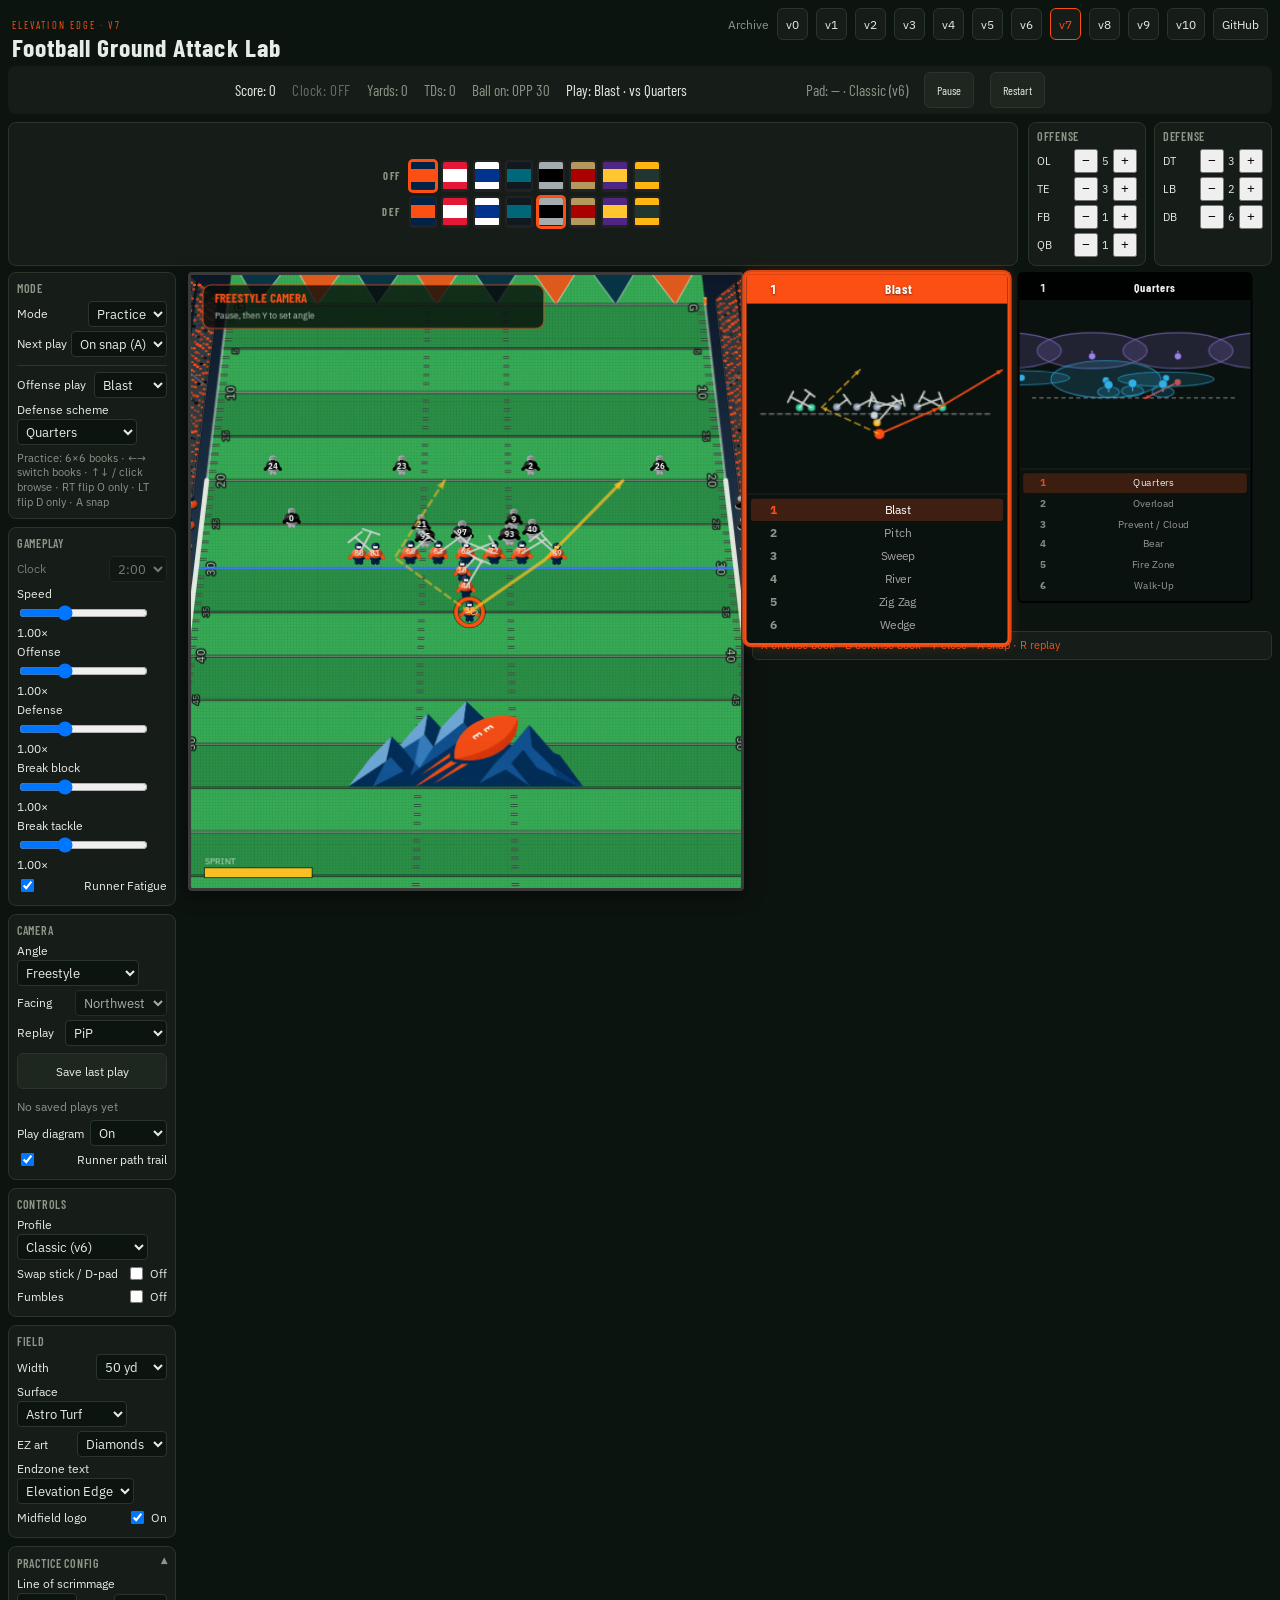
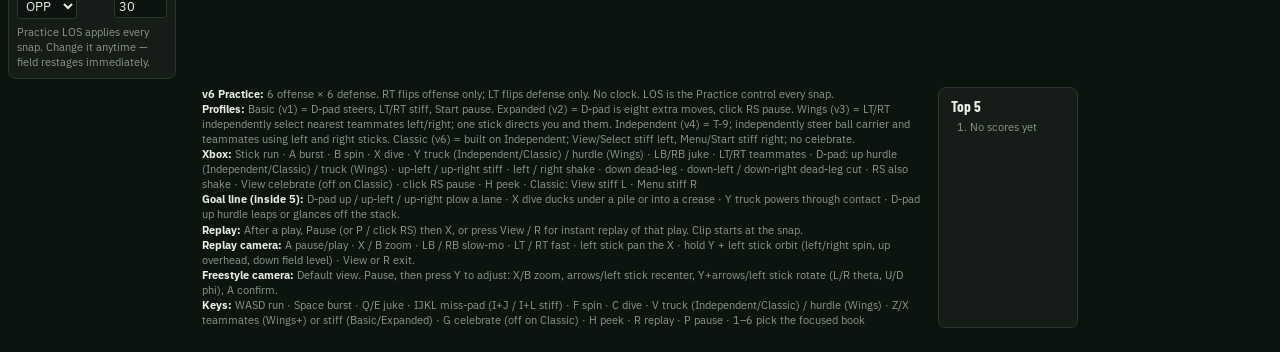
<file: archive/v7/index.html>
<!DOCTYPE html>
<html lang="en">
<head>
  <meta charset="utf-8" />
  <meta name="viewport" content="width=device-width, initial-scale=1" />
  <title>Football Ground Attack Lab</title>
  <meta name="description" content="Practice lab: 6 offense × 6 defense. Make defenders miss." />
  <meta name="theme-color" content="#0c1410" />
  <link rel="preconnect" href="https://fonts.googleapis.com" />
  <link rel="preconnect" href="https://fonts.gstatic.com" crossorigin />
  <link href="https://fonts.googleapis.com/css2?family=Barlow+Condensed:wght@600;700&family=IBM+Plex+Sans:wght@400;500;600&display=swap" rel="stylesheet" />
  <link rel="stylesheet" href="styles.css" />
</head>
<body>
  <main class="lab-main">
    <header class="lab-header">
      <div>
        <p class="lab-eyebrow">Elevation Edge · v7</p>
        <h1>Football Ground Attack Lab</h1>
      </div>
            <nav class="lab-versions" aria-label="Version archive">
        <span class="lab-versions-label">Archive</span>
        <a href="../v0.html">v0</a>
        <a href="../v1.html">v1</a>
        <a href="../v2.html">v2</a>
        <a href="../v3/index.html">v3</a>
        <a href="../v4/index.html">v4</a>
        <a href="../v5/index.html">v5</a>
        <a href="../v6-1/index.html">v6</a>
        <a href="index.html" aria-current="page">v7</a>
        <a href="../v8/index.html">v8</a>
        <a href="../v9/index.html">v9</a>
        <a href="../../index.html">v10</a>
        <a href="https://github.com/elevation-edge-sports-data/football-ground-attack-lab">GitHub</a>
      </nav>
    </header>

    <div id="hud" class="lab-hud">
      <div>Score: <span id="score">0</span></div>
      <div id="clockWrap">Clock: <span id="clock">2:00</span></div>
      <div class="lab-muted">Yards: <span id="totalYards">0</span></div>
      <div class="lab-muted">TDs: <span id="tdCount">0</span></div>
      <div class="lab-muted">Ball on: <span id="ballOn">OPP 20</span></div>
      <div class="playcall">Play: <span id="playCallName">—</span></div>
      <div id="padStatus" class="lab-muted padstat">Pad: —</div>
      <button type="button" id="pauseBtn">Pause</button>
      <button type="button" id="restartBtn">Restart</button>
    </div>

    <div id="topStrip" class="top-strip">
      <div id="uniformBanner" class="uni-banner" aria-label="Uniform selection">
        <div class="uni-side">
          <span class="uni-label">OFF</span>
          <div id="offUniRow" class="uni-row" role="listbox" aria-label="Offense kit"></div>
        </div>
        <div class="uni-side">
          <span class="uni-label">DEF</span>
          <div id="defUniRow" class="uni-row" role="listbox" aria-label="Defense kit"></div>
        </div>
      </div>
      <div class="personnel-strip">
        <div class="lab-panel personnel-panel" id="offPersonnel">
          <div class="lab-panel-title">Offense</div>
          <div class="lab-row"><span>OL</span><span class="lab-pm"><button type="button" id="olMinus">−</button><span id="olVal">5</span><button type="button" id="olPlus">+</button></span></div>
          <div class="lab-row"><span>TE</span><span class="lab-pm"><button type="button" id="teMinus">−</button><span id="teVal">3</span><button type="button" id="tePlus">+</button></span></div>
          <div class="lab-row"><span>FB</span><span class="lab-pm"><button type="button" id="fbMinus">−</button><span id="fbVal">1</span><button type="button" id="fbPlus">+</button></span></div>
          <div class="lab-row"><span>QB</span><span class="lab-pm"><button type="button" id="qbMinus">−</button><span id="qbVal">1</span><button type="button" id="qbPlus">+</button></span></div>
        </div>
        <div class="lab-panel personnel-panel" id="defPersonnel">
          <div class="lab-panel-title">Defense</div>
          <div class="lab-row"><span>DT</span><span class="lab-pm"><button type="button" id="dtMinus">−</button><span id="dtVal">3</span><button type="button" id="dtPlus">+</button></span></div>
          <div class="lab-row"><span>LB</span><span class="lab-pm"><button type="button" id="lbMinus">−</button><span id="lbVal">2</span><button type="button" id="lbPlus">+</button></span></div>
          <div class="lab-row"><span>DB</span><span class="lab-pm"><button type="button" id="dbMinus">−</button><span id="dbVal">6</span><button type="button" id="dbPlus">+</button></span></div>
        </div>
      </div>
    </div>

    <div id="mainWrap" class="lab-wrap">
      <aside id="sideControls" class="lab-aside">
        

        <div class="lab-panel">
          <div class="lab-panel-title">Mode</div>
          <label class="lab-row">
            Mode
            <select id="modeSelect">
              <option value="game">Game</option>
              <option value="practice" selected>Practice</option>
            </select>
          </label>
          <label class="lab-row">
            Next play
            <select id="nextPlaySelect">
              <option value="auto">Automatic</option>
              <option value="snap" selected>On snap (A)</option>
            </select>
          </label>
          <div id="practiceControls">
            <label class="lab-row">Offense play
              <select id="practiceOffPlay"></select>
            </label>
            <label class="lab-row">Defense scheme
              <select id="practiceDefScheme"></select>
            </label>
            <div class="lab-muted" style="font-size:11px;margin-top:4px;line-height:1.35">
              Practice: 6×6 books · ←→ switch books · ↑↓ / click browse · RT flip O only · LT flip D only · A snap
            </div>
          </div>
        </div>

        
        <div class="lab-panel">
          <div class="lab-panel-title">Gameplay</div>
          <label class="lab-row" id="clockRow">
            Clock
            <select id="minSelect">
              <option value="60">1:00</option>
              <option value="100">1:40</option>
              <option value="120" selected>2:00</option>
              <option value="180">3:00</option>
              <option value="240">4:00</option>
              <option value="300">5:00</option>
            </select>
          </label>
          <label class="lab-row">
            Speed
            <input id="speedSlider" type="range" min="0.5" max="2" step="0.05" value="1.20" />
            <span id="speedLabel">1.20×</span>
          </label>
          <label class="lab-row">
            Offense
            <input id="offStrSlider" type="range" min="0.5" max="2" step="0.05" value="1.00" />
            <span id="offStrLabel">1.00×</span>
          </label>
          <label class="lab-row">
            Defense
            <input id="defStrSlider" type="range" min="0.5" max="2" step="0.05" value="1.00" />
            <span id="defStrLabel">1.00×</span>
          </label>
          <label class="lab-row">
            Break block
            <input id="breakBlockSlider" type="range" min="0.5" max="2" step="0.05" value="1.00" />
            <span id="breakBlockLabel">1.00×</span>
          </label>
          <label class="lab-row">
            Break tackle
            <input id="breakTackleSlider" type="range" min="0.5" max="2" step="0.05" value="1.00" />
            <span id="breakTackleLabel">1.00×</span>
          </label>
          <label class="lab-row" title="When off, speed burst stays at full power.">
            <input type="checkbox" id="fatigueToggle" checked /> Fatigue
          </label>
        </div>

        <div class="lab-panel">
          <div class="lab-panel-title">Camera</div>
          <label class="lab-row">
            Angle
            <select id="cameraSelect">
              <option value="iso">Angled 2D</option>
              <option value="top">Overhead</option>
              <option value="high">High Angle</option>
              <option value="zoom">Zoom</option>
              <option value="wide">Wide</option>
              <option value="free" selected>Freestyle</option>
            </select>
          </label>
          <label class="lab-row">
            Facing
            <select id="camCornerSelect">
              <option value="nw">Northwest</option>
              <option value="sw">Southwest</option>
            </select>
          </label>
          <label class="lab-row">
            Replay
            <select id="replayModeSelect">
              <option value="pip" selected>PiP</option>
              <option value="split">Split Screen</option>
              <option value="off">Off</option>
            </select>
          </label>
          <button type="button" id="saveClipBtn" class="lab-btn">Save last play</button>
          <div id="savedClipsList" class="clip-list"></div>
          <label class="lab-row">
            Play diagram
            <select id="playArtSelect">
              <option value="on" selected>On</option>
              <option value="offense">Offense</option>
              <option value="defense">Defense</option>
              <option value="off">Off</option>
            </select>
          </label>
          <label class="lab-row"><input type="checkbox" id="runnerTrailToggle" checked /> Runner path trail</label>
        </div>

        <div class="lab-panel">
          <div class="lab-panel-title">Controls</div>
          <label class="lab-row">
            Profile
            <select id="profileSelect">
              <option value="basic">Basic (v1)</option>
              <option value="classic">Expanded (v2)</option>
              <option value="v3">Wings (v3)</option>
              <option value="v4">Independent (v4)</option>
              <option value="v6" selected>Classic (v6)</option>
            </select>
          </label>
          <label class="lab-row" title="Off: Left stick = run, D-pad = special moves. On: swap those roles.">
            Swap stick / D-pad
            <span style="display:flex;align-items:center;gap:4px">
              <input id="swapStickDpadCheck" type="checkbox" />
              <span id="swapStickDpadLabel">Off (stick runs)</span>
            </span>
          </label>
          <label class="lab-row">
            Fumbles
            <span style="display:flex;align-items:center;gap:4px">
              <input id="fumblesCheck" type="checkbox" />
              <span id="fumblesLabel">Off</span>
            </span>
          </label>
        </div>

        <div class="lab-panel">
          <div class="lab-panel-title">Field</div>
          <label class="lab-row">Width <select id="widthSelect"></select></label>
          <label class="lab-row">
            Surface
            <select id="surfaceSelect">
              <option value="grass" selected>Natural Grass</option>
              <option value="fieldturf">Field Turf</option>
              <option value="astroturf">Astro Turf</option>
            </select>
          </label>
          <label class="lab-row">
            EZ art
            <select id="ezArtSelect">
              <option value="mountains" selected>Mountains</option>
              <option value="diamonds">Diamonds</option>
              <option value="solid">Solid</option>
              <option value="off">Off</option>
            </select>
          </label>
          <label class="lab-row">
            Endzone text
            <select id="ezTextSelect">
              <option value="ee" selected>Elevation Edge</option>
              <option value="off">Off</option>
              <option value="custom">Custom</option>
            </select>
          </label>
          <label class="lab-row" id="ezTextCustomRow" style="display:none">
            Custom
            <input id="ezTextCustom" maxlength="64" value="ELEVATION EDGE" style="width:12rem;letter-spacing:0.02em" />
          </label>
          <label class="lab-row">
            Midfield logo
            <span style="display:flex;align-items:center;gap:4px">
              <input id="midLogoCheck" type="checkbox" checked />
              <span id="midLogoLabel">On</span>
            </span>
          </label>
        </div>

        <details class="lab-panel" id="configPanel" open>
          <summary class="lab-panel-title" id="configPanelTitle" style="cursor:pointer;display:flex;align-items:center;justify-content:space-between;list-style:none">
            Game Config <span aria-hidden>▾</span>
          </summary>
          <!-- Game-mode only: opening LOS + post-TD rules -->
          <div id="gameConfigBody">
            <label class="lab-row">
              Start
              <span class="los-ctrl">
                <button type="button" id="startYardMinus" class="los-step">−</button>
                <input type="number" id="startYard50" value="50" min="1" max="50" />
                <button type="button" id="startYardPlus" class="los-step">+</button>
                <button type="button" id="startSideTri" class="los-tri mid" title="50">◆</button>
              </span>
            </label>
            <input type="hidden" id="startYardInput" value="50" />
            <input type="hidden" id="startSideSelect" value="own" />
            <div class="lab-row los-post-row">
              After TD
              <span class="los-modes">
                <button type="button" class="los-mode on" data-mode="random">Random</button>
                <button type="button" class="los-mode" data-mode="fixed">Fixed</button>
                <button type="button" class="los-mode" data-mode="increasing">Increasing</button>
                <button type="button" class="los-mode" data-mode="decreasing">Decreasing</button>
              </span>
            </div>
            <label class="lab-row hidden" id="incrementRow">
              By
              <input type="number" id="incrementInput" value="5" min="1" max="50" />
            </label>
          </div>
          <!-- Practice-mode only: adjustable LOS each snap -->
          <div id="practiceConfigBody" class="hidden">
            <label class="lab-row">
              Line of scrimmage
              <select id="practiceSideSelect">
                <option value="own">OWN</option>
                <option value="opp" selected>OPP</option>
              </select>
              <input type="number" id="practiceYard50" value="30" min="1" max="50" />
            </label>
            <div class="lab-muted" style="font-size:11px;line-height:1.35;margin-top:4px">
              Practice LOS applies every snap. Change it anytime — field restages immediately.
            </div>
          </div>
        </details>
      </aside>


      <div id="fieldRow" class="field-row">
      <div id="canvasWrap">
        <canvas id="game" width="900" height="780" tabindex="0"></canvas>
        <div id="pauseBanner" class="hidden">
          <div style="border:1px solid var(--color-accent);background:rgba(12,20,16,0.85);padding:12px 20px;border-radius:8px;font-family:var(--font-display);font-size:1.15rem;font-weight:600;text-align:center">
            Game paused.<br />
            <span style="font-size:1rem;font-weight:500">
              Press A to resume. Press B to restart.<br />
              Press X or View for Instant Replay
            </span>
          </div>
        </div>
        <div id="touchLayer" aria-hidden="true">
          <span class="run">Run</span>
          <span class="burst">Burst</span>
        </div>
      </div>

      <aside id="practicePreview" class="practice-preview" aria-label="Practice play previews">
        <div class="prev-block" id="prevDefBlock">
          <div class="prev-banner" id="prevDefBanner">
            <span class="prev-num" id="prevDefNum"></span>
            <span id="prevDefLabel">Defense</span>
          </div>
          <canvas id="prevDefCanvas" width="220" height="160"></canvas>
          <div id="practiceDefList" class="practice-play-list" aria-label="Defense schemes"></div>
        </div>
        <div class="prev-block" id="prevOffBlock">
          <div class="prev-banner" id="prevOffBanner">
            <span class="prev-num" id="prevOffNum"></span>
            <span id="prevOffLabel">Offense</span>
          </div>
          <canvas id="prevOffCanvas" width="220" height="160"></canvas>
          <div id="practicePlayList" class="practice-play-list" aria-label="Offense plays"></div>
        </div>
        <div id="audibleHint" class="prev-audible hidden"></div>
      </aside>
      </div><!-- fieldRow -->
    </div>

    <div class="lab-foot">
      <div id="help">
        <strong>v6 Practice:</strong> 6 offense × 6 defense. RT flips offense only; LT flips defense only. No clock. LOS is the Practice control every snap.
        <br />
        <strong>Profiles:</strong> Basic (v1) = D-pad steers, LT/RT stiff, Start pause.
        Expanded (v2) = D-pad is eight extra moves, click RS pause.
        Wings (v3) = LT/RT independently select nearest teammates left/right; one stick directs you and them.
        Independent (v4) = T-9; independently steer ball carrier and teammates using left and right sticks.
        Classic (v6) = built on Independent; View/Select stiff left, Menu/Start stiff right; no celebrate.
        <br />
        <strong>Xbox:</strong> Stick run · A burst · B spin · X dive · Y truck (Independent/Classic) / hurdle (Wings) · LB/RB juke ·
        LT/RT teammates · D-pad: up hurdle (Independent/Classic) / truck (Wings) · up-left / up-right stiff ·
        left / right shake · down dead-leg · down-left / down-right dead-leg cut · RS also shake ·
        View celebrate (off on Classic) · click RS pause · H peek · Classic: View stiff L · Menu stiff R
        <br />
        <strong>Goal line (inside 5):</strong> D-pad up / up-left / up-right plow a lane · X dive ducks under
        a pile or into a crease · Y truck powers through contact · D-pad up hurdle leaps or glances off the stack.
        <br />
        <strong>Replay:</strong> After a play, Pause (or P / click RS) then X, or press View / R for instant replay of that play. Clip starts at the snap.
        <br />
        <strong>Replay camera:</strong> A pause/play · X / B zoom · LB / RB slow-mo · LT / RT fast · left stick pan the X · hold Y + left stick orbit (left/right spin, up overhead, down field level) · View or R exit.
        <br />
        <strong>Freestyle camera:</strong> Default view. Pause, then press Y to adjust: X/B zoom, arrows/left stick recenter, Y+arrows/left stick rotate (L/R theta, U/D phi), A confirm.
        <br />
        <strong>Keys:</strong> WASD run · Space burst · Q/E juke · IJKL miss-pad (I+J / I+L stiff) ·
        F spin · C dive · V truck (Independent/Classic) / hurdle (Wings) · Z/X teammates (Wings+) or stiff (Basic/Expanded) · G celebrate (off on Classic) · H peek ·
        R replay · P pause · 1–6 pick the focused book
      </div>
      <div class="lab-scores">
        <h3>Top 5</h3>
        <ol id="scoreList"></ol>
      </div>
    </div>

    <div id="nameModal" class="lab-modal hidden">
      <div class="lab-modal-card">
        <div>Time expired! Final score: <span id="finalScore">0</span></div>
        <div style="margin-top:8px">Tag:</div>
        <input id="nameInput" maxlength="3" value="EE" />
        <br />
        <button type="button" id="saveScoreBtn">Enter</button>
        <div class="lab-muted" style="margin-top:8px;font-size:12px">Press A / Enter to start the next game</div>
      </div>
    </div>
    <div id="continueModal" class="lab-modal hidden">
      <div class="lab-modal-card">
        <div style="font-size:1.1rem;margin-bottom:8px">5 games complete</div>
        <div class="lab-muted" style="margin-bottom:12px">Press Continue (or A) to keep playing</div>
        <button type="button" id="continueBtn">Continue</button>
      </div>
    </div>
  </main>
  <script src="game.js"></script>
  <script>
    startGame(document.getElementById("game"));
  </script>
</body>
</html>
</file>
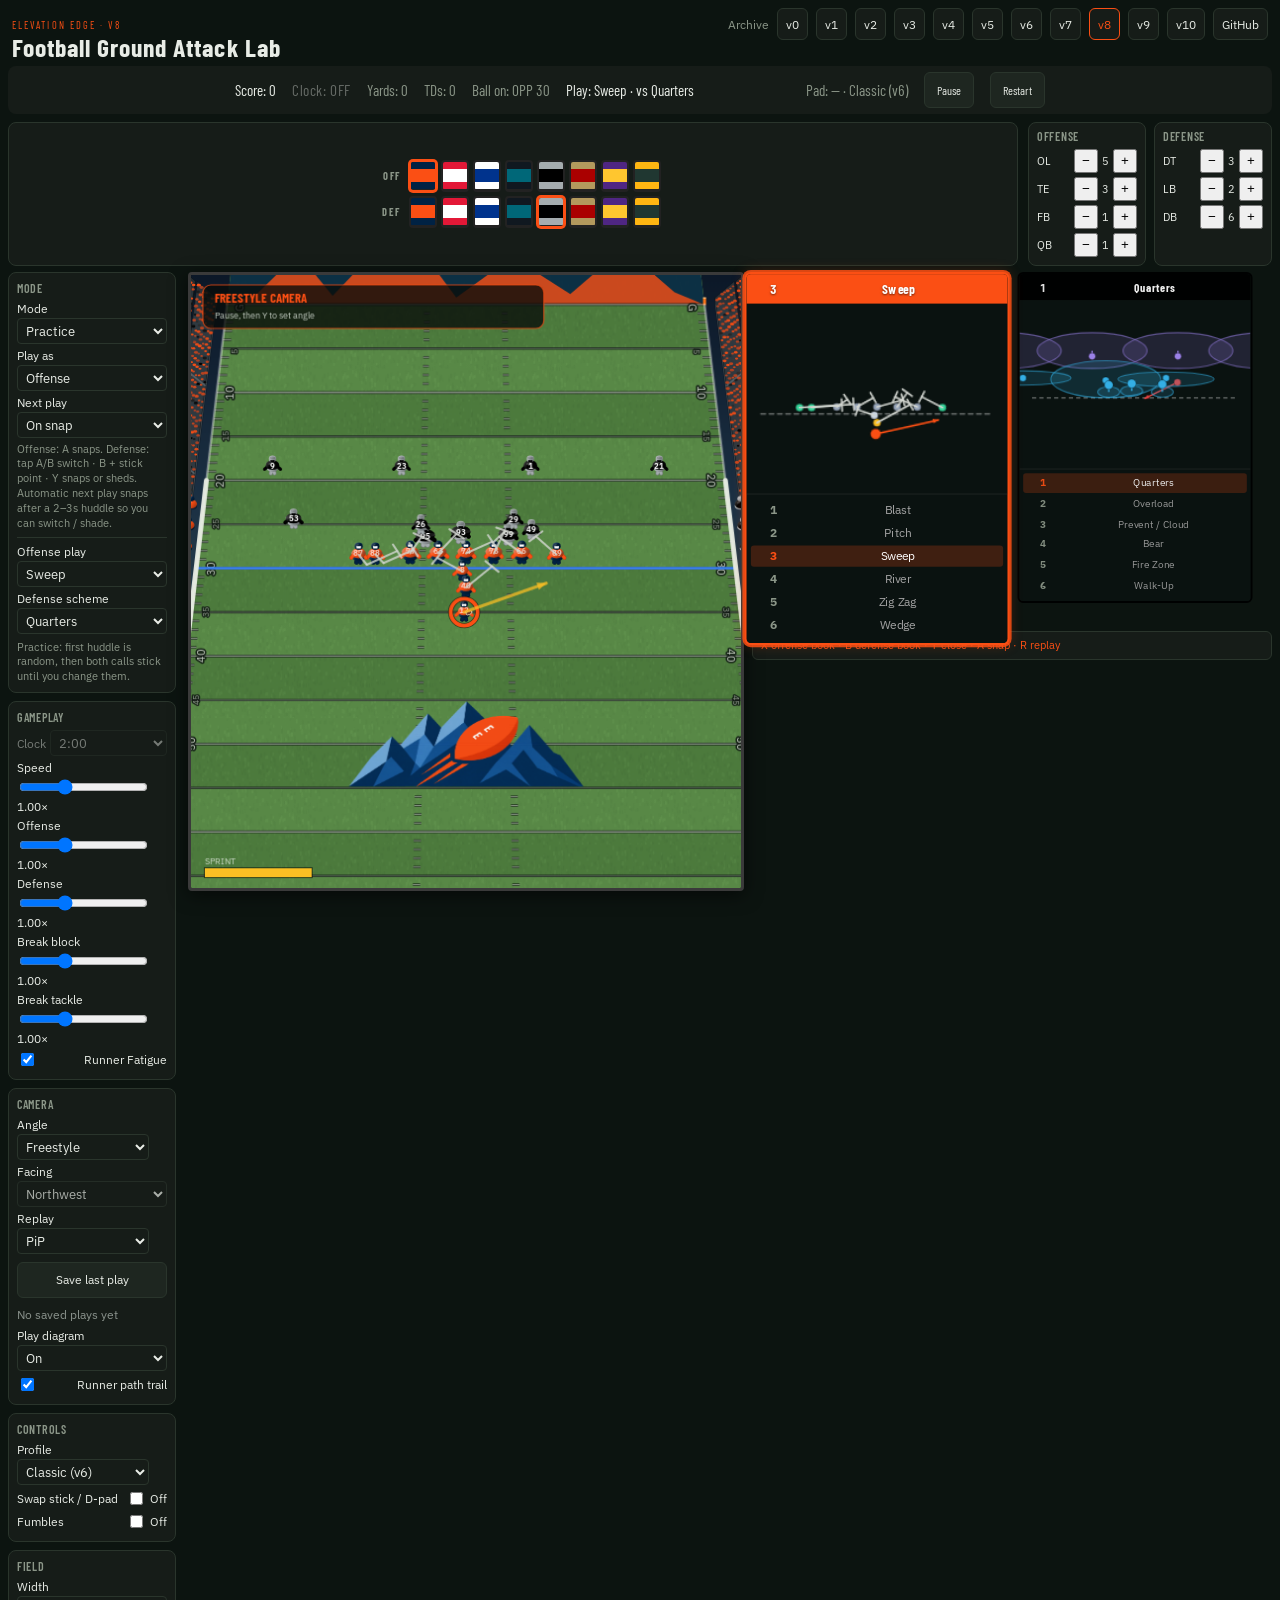
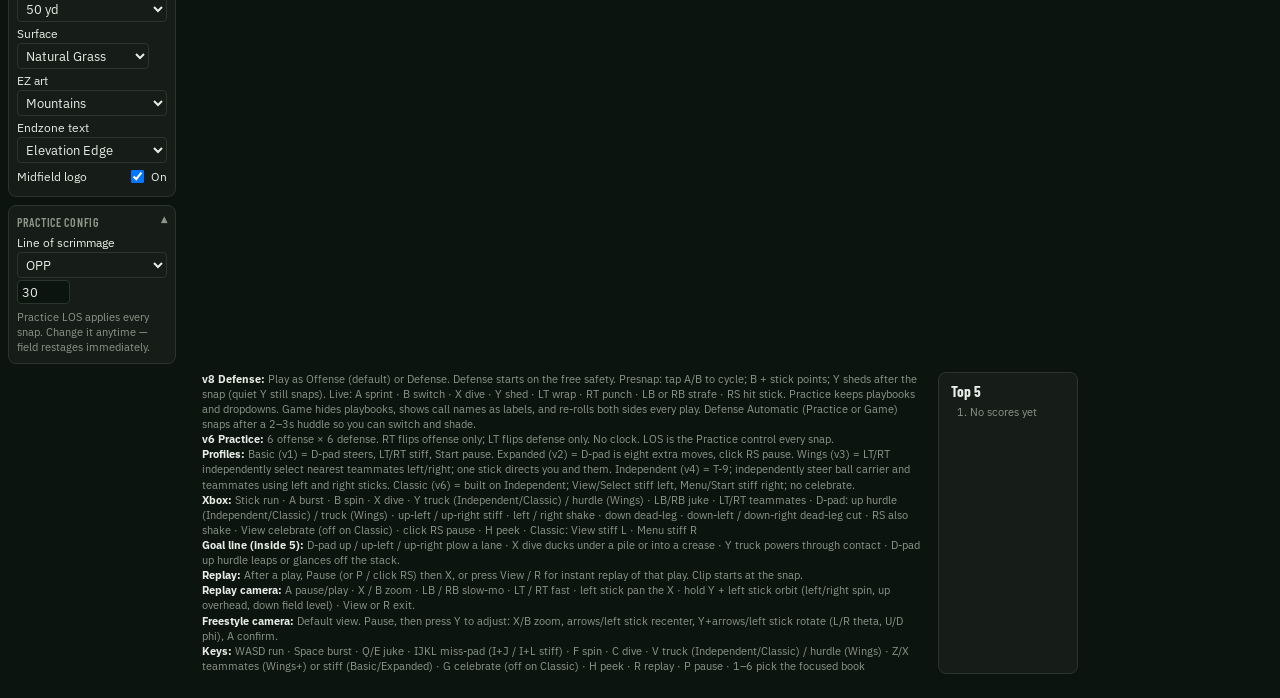
<file: archive/v8/index.html>
<!DOCTYPE html>
<html lang="en">
<head>
  <meta charset="utf-8" />
  <meta name="viewport" content="width=device-width, initial-scale=1" />
  <title>Football Ground Attack Lab</title>
  <meta name="description" content="Practice lab: 6 offense × 6 defense. Play as the runner or the defense." />
  <meta name="theme-color" content="#0c1410" />
  <link rel="preconnect" href="https://fonts.googleapis.com" />
  <link rel="preconnect" href="https://fonts.gstatic.com" crossorigin />
  <link href="https://fonts.googleapis.com/css2?family=Barlow+Condensed:wght@600;700&family=IBM+Plex+Sans:wght@400;500;600&display=swap" rel="stylesheet" />
  <link rel="stylesheet" href="styles.css" />
</head>
<body>
  <main class="lab-main">
    <header class="lab-header">
      <div>
        <p class="lab-eyebrow">Elevation Edge · v8</p>
        <h1>Football Ground Attack Lab</h1>
      </div>
            <nav class="lab-versions" aria-label="Version archive">
        <span class="lab-versions-label">Archive</span>
        <a href="../v0.html">v0</a>
        <a href="../v1.html">v1</a>
        <a href="../v2.html">v2</a>
        <a href="../v3/index.html">v3</a>
        <a href="../v4/index.html">v4</a>
        <a href="../v5/index.html">v5</a>
        <a href="../v6-1/index.html">v6</a>
        <a href="../v7/index.html">v7</a>
        <a href="index.html" aria-current="page">v8</a>
        <a href="../v9/index.html">v9</a>
        <a href="../../index.html">v10</a>
        <a href="https://github.com/elevation-edge-sports-data/football-ground-attack-lab">GitHub</a>
      </nav>
    </header>

    <div id="hud" class="lab-hud">
      <div>Score: <span id="score">0</span></div>
      <div id="clockWrap">Clock: <span id="clock">2:00</span></div>
      <div class="lab-muted">Yards: <span id="totalYards">0</span></div>
      <div class="lab-muted">TDs: <span id="tdCount">0</span></div>
      <div class="lab-muted">Ball on: <span id="ballOn">OPP 20</span></div>
      <div class="playcall">Play: <span id="playCallName">—</span></div>
      <div id="padStatus" class="lab-muted padstat">Pad: —</div>
      <button type="button" id="pauseBtn">Pause</button>
      <button type="button" id="restartBtn">Restart</button>
    </div>

    <div id="topStrip" class="top-strip">
      <div id="uniformBanner" class="uni-banner" aria-label="Uniform selection">
        <div class="uni-side">
          <span class="uni-label">OFF</span>
          <div id="offUniRow" class="uni-row" role="listbox" aria-label="Offense kit"></div>
        </div>
        <div class="uni-side">
          <span class="uni-label">DEF</span>
          <div id="defUniRow" class="uni-row" role="listbox" aria-label="Defense kit"></div>
        </div>
      </div>
      <div class="personnel-strip">
        <div class="lab-panel personnel-panel" id="offPersonnel">
          <div class="lab-panel-title">Offense</div>
          <div class="lab-row"><span>OL</span><span class="lab-pm"><button type="button" id="olMinus">−</button><span id="olVal">5</span><button type="button" id="olPlus">+</button></span></div>
          <div class="lab-row"><span>TE</span><span class="lab-pm"><button type="button" id="teMinus">−</button><span id="teVal">3</span><button type="button" id="tePlus">+</button></span></div>
          <div class="lab-row"><span>FB</span><span class="lab-pm"><button type="button" id="fbMinus">−</button><span id="fbVal">1</span><button type="button" id="fbPlus">+</button></span></div>
          <div class="lab-row"><span>QB</span><span class="lab-pm"><button type="button" id="qbMinus">−</button><span id="qbVal">1</span><button type="button" id="qbPlus">+</button></span></div>
        </div>
        <div class="lab-panel personnel-panel" id="defPersonnel">
          <div class="lab-panel-title">Defense</div>
          <div class="lab-row"><span>DT</span><span class="lab-pm"><button type="button" id="dtMinus">−</button><span id="dtVal">3</span><button type="button" id="dtPlus">+</button></span></div>
          <div class="lab-row"><span>LB</span><span class="lab-pm"><button type="button" id="lbMinus">−</button><span id="lbVal">2</span><button type="button" id="lbPlus">+</button></span></div>
          <div class="lab-row"><span>DB</span><span class="lab-pm"><button type="button" id="dbMinus">−</button><span id="dbVal">6</span><button type="button" id="dbPlus">+</button></span></div>
        </div>
      </div>
    </div>

    <div id="mainWrap" class="lab-wrap">
      <aside id="sideControls" class="lab-aside">
        

        <div class="lab-panel">
          <div class="lab-panel-title">Mode</div>
          <label class="lab-row">
            Mode
            <select id="modeSelect">
              <option value="game">Game</option>
              <option value="practice" selected>Practice</option>
            </select>
          </label>
          <label class="lab-row">
            Play as
            <select id="sideSelect">
              <option value="off" selected>Offense</option>
              <option value="def">Defense</option>
            </select>
          </label>
          <label class="lab-row">
            Next play
            <select id="nextPlaySelect">
              <option value="auto">Automatic</option>
              <option value="snap" selected>On snap</option>
            </select>
          </label>
          <div id="sideHint" class="lab-muted" style="font-size:11px;margin-top:2px;line-height:1.35">
            Offense: A snaps. Defense: tap A/B switch · B + stick point · Y snaps or sheds. Automatic next play snaps after a 2–3s huddle so you can switch / shade.
          </div>
          <div id="practiceControls">
            <label class="lab-row" id="offPlayRow">Offense play
              <select id="practiceOffPlay"></select>
              <span id="gameOffPlayLabel" class="call-label hidden">—</span>
            </label>
            <label class="lab-row" id="defSchemeRow">Defense scheme
              <select id="practiceDefScheme"></select>
              <span id="gameDefSchemeLabel" class="call-label hidden">—</span>
            </label>
            <div id="callHint" class="lab-muted" style="font-size:11px;margin-top:4px;line-height:1.35">
              Practice: playbooks and dropdowns. Game: both calls re-roll; labels only.
            </div>
          </div>
        </div>

        
        <div class="lab-panel">
          <div class="lab-panel-title">Gameplay</div>
          <label class="lab-row" id="clockRow">
            Clock
            <select id="minSelect">
              <option value="60">1:00</option>
              <option value="100">1:40</option>
              <option value="120" selected>2:00</option>
              <option value="180">3:00</option>
              <option value="240">4:00</option>
              <option value="300">5:00</option>
            </select>
          </label>
          <label class="lab-row">
            Speed
            <input id="speedSlider" type="range" min="0.5" max="2" step="0.05" value="1.20" />
            <span id="speedLabel">1.20×</span>
          </label>
          <label class="lab-row">
            Offense
            <input id="offStrSlider" type="range" min="0.5" max="2" step="0.05" value="1.00" />
            <span id="offStrLabel">1.00×</span>
          </label>
          <label class="lab-row">
            Defense
            <input id="defStrSlider" type="range" min="0.5" max="2" step="0.05" value="1.00" />
            <span id="defStrLabel">1.00×</span>
          </label>
          <label class="lab-row">
            Break block
            <input id="breakBlockSlider" type="range" min="0.5" max="2" step="0.05" value="1.00" />
            <span id="breakBlockLabel">1.00×</span>
          </label>
          <label class="lab-row">
            Break tackle
            <input id="breakTackleSlider" type="range" min="0.5" max="2" step="0.05" value="1.00" />
            <span id="breakTackleLabel">1.00×</span>
          </label>
          <label class="lab-row" title="When off, speed burst stays at full power.">
            <input type="checkbox" id="fatigueToggle" checked /> Fatigue
          </label>
        </div>

        <div class="lab-panel">
          <div class="lab-panel-title">Camera</div>
          <label class="lab-row">
            Angle
            <select id="cameraSelect">
              <option value="iso">Angled 2D</option>
              <option value="top">Overhead</option>
              <option value="high">High Angle</option>
              <option value="zoom">Zoom</option>
              <option value="wide">Wide</option>
              <option value="free" selected>Freestyle</option>
            </select>
          </label>
          <label class="lab-row">
            Facing
            <select id="camCornerSelect">
              <option value="nw">Northwest</option>
              <option value="sw">Southwest</option>
            </select>
          </label>
          <label class="lab-row">
            Replay
            <select id="replayModeSelect">
              <option value="pip" selected>PiP</option>
              <option value="split">Split Screen</option>
              <option value="off">Off</option>
            </select>
          </label>
          <button type="button" id="saveClipBtn" class="lab-btn">Save last play</button>
          <div id="savedClipsList" class="clip-list"></div>
          <label class="lab-row">
            Play diagram
            <select id="playArtSelect">
              <option value="on" selected>On</option>
              <option value="offense">Offense</option>
              <option value="defense">Defense</option>
              <option value="off">Off</option>
            </select>
          </label>
          <label class="lab-row"><input type="checkbox" id="runnerTrailToggle" checked /> Runner path trail</label>
        </div>

        <div class="lab-panel">
          <div class="lab-panel-title">Controls</div>
          <label class="lab-row">
            Profile
            <select id="profileSelect">
              <option value="basic">Basic (v1)</option>
              <option value="classic">Expanded (v2)</option>
              <option value="v3">Wings (v3)</option>
              <option value="v4">Independent (v4)</option>
              <option value="v6" selected>Classic (v6)</option>
            </select>
          </label>
          <label class="lab-row" title="Off: Left stick = run, D-pad = special moves. On: swap those roles.">
            Swap stick / D-pad
            <span style="display:flex;align-items:center;gap:4px">
              <input id="swapStickDpadCheck" type="checkbox" />
              <span id="swapStickDpadLabel">Off (stick runs)</span>
            </span>
          </label>
          <label class="lab-row">
            Fumbles
            <span style="display:flex;align-items:center;gap:4px">
              <input id="fumblesCheck" type="checkbox" />
              <span id="fumblesLabel">Off</span>
            </span>
          </label>
        </div>

        <div class="lab-panel">
          <div class="lab-panel-title">Field</div>
          <label class="lab-row">Width <select id="widthSelect"></select></label>
          <label class="lab-row">
            Surface
            <select id="surfaceSelect">
              <option value="grass" selected>Natural Grass</option>
              <option value="fieldturf">Field Turf</option>
              <option value="astroturf">Astro Turf</option>
            </select>
          </label>
          <label class="lab-row">
            EZ art
            <select id="ezArtSelect">
              <option value="mountains" selected>Mountains</option>
              <option value="diamonds">Diamonds</option>
              <option value="solid">Solid</option>
              <option value="off">Off</option>
            </select>
          </label>
          <label class="lab-row">
            Endzone text
            <select id="ezTextSelect">
              <option value="ee" selected>Elevation Edge</option>
              <option value="off">Off</option>
              <option value="custom">Custom</option>
            </select>
          </label>
          <label class="lab-row" id="ezTextCustomRow" style="display:none">
            Custom
            <input id="ezTextCustom" maxlength="64" value="ELEVATION EDGE" style="width:12rem;letter-spacing:0.02em" />
          </label>
          <label class="lab-row">
            Midfield logo
            <span style="display:flex;align-items:center;gap:4px">
              <input id="midLogoCheck" type="checkbox" checked />
              <span id="midLogoLabel">On</span>
            </span>
          </label>
        </div>

        <details class="lab-panel" id="configPanel" open>
          <summary class="lab-panel-title" id="configPanelTitle" style="cursor:pointer;display:flex;align-items:center;justify-content:space-between;list-style:none">
            Game Config <span aria-hidden>▾</span>
          </summary>
          <!-- Game-mode only: opening LOS + post-TD rules -->
          <div id="gameConfigBody">
            <label class="lab-row">
              Start
              <span class="los-ctrl">
                <button type="button" id="startYardMinus" class="los-step">−</button>
                <input type="number" id="startYard50" value="50" min="1" max="50" />
                <button type="button" id="startYardPlus" class="los-step">+</button>
                <button type="button" id="startSideTri" class="los-tri mid" title="50">◆</button>
              </span>
            </label>
            <input type="hidden" id="startYardInput" value="50" />
            <input type="hidden" id="startSideSelect" value="own" />
            <div class="lab-row los-post-row">
              After TD
              <span class="los-modes">
                <button type="button" class="los-mode on" data-mode="random">Random</button>
                <button type="button" class="los-mode" data-mode="fixed">Fixed</button>
                <button type="button" class="los-mode" data-mode="increasing">Increasing</button>
                <button type="button" class="los-mode" data-mode="decreasing">Decreasing</button>
              </span>
            </div>
            <label class="lab-row hidden" id="incrementRow">
              By
              <input type="number" id="incrementInput" value="5" min="1" max="50" />
            </label>
          </div>
          <!-- Practice-mode only: adjustable LOS each snap -->
          <div id="practiceConfigBody" class="hidden">
            <label class="lab-row">
              Line of scrimmage
              <select id="practiceSideSelect">
                <option value="own">OWN</option>
                <option value="opp" selected>OPP</option>
              </select>
              <input type="number" id="practiceYard50" value="30" min="1" max="50" />
            </label>
            <div class="lab-muted" style="font-size:11px;line-height:1.35;margin-top:4px">
              Practice LOS applies every snap. Change it anytime — field restages immediately.
            </div>
          </div>
        </details>
      </aside>


      <div id="fieldRow" class="field-row">
      <div id="canvasWrap">
        <canvas id="game" width="900" height="780" tabindex="0"></canvas>
        <div id="pauseBanner" class="hidden">
          <div style="border:1px solid var(--color-accent);background:rgba(12,20,16,0.85);padding:12px 20px;border-radius:8px;font-family:var(--font-display);font-size:1.15rem;font-weight:600;text-align:center">
            Game paused.<br />
            <span style="font-size:1rem;font-weight:500">
              Press A to resume. Press B to restart.<br />
              Press X or View for Instant Replay
            </span>
          </div>
        </div>
        <div id="touchLayer" aria-hidden="true">
          <span class="run">Run</span>
          <span class="burst">Burst</span>
        </div>
      </div>

      <aside id="practicePreview" class="practice-preview" aria-label="Practice play previews">
        <div class="prev-block" id="prevDefBlock">
          <div class="prev-banner" id="prevDefBanner">
            <span class="prev-num" id="prevDefNum"></span>
            <span id="prevDefLabel">Defense</span>
          </div>
          <canvas id="prevDefCanvas" width="220" height="160"></canvas>
          <div id="practiceDefList" class="practice-play-list" aria-label="Defense schemes"></div>
        </div>
        <div class="prev-block" id="prevOffBlock">
          <div class="prev-banner" id="prevOffBanner">
            <span class="prev-num" id="prevOffNum"></span>
            <span id="prevOffLabel">Offense</span>
          </div>
          <canvas id="prevOffCanvas" width="220" height="160"></canvas>
          <div id="practicePlayList" class="practice-play-list" aria-label="Offense plays"></div>
        </div>
        <div id="audibleHint" class="prev-audible hidden"></div>
      </aside>
      </div><!-- fieldRow -->
    </div>

    <div class="lab-foot">
      <div id="help">
        <strong>v8 Defense:</strong> Play as Offense (default) or Defense. Defense starts on the free safety. Presnap: tap A/B to cycle; B + stick points; Y sheds after the snap (quiet Y still snaps). Live: A sprint · B switch · X dive · Y shed · LT wrap · RT punch · LB or RB strafe · RS hit stick. Practice keeps playbooks and dropdowns. Game hides playbooks, shows call names as labels, and re-rolls both sides every play. Defense Automatic (Practice or Game) snaps after a 2–3s huddle so you can switch and shade.
        <br />
        <strong>v6 Practice:</strong> 6 offense × 6 defense. RT flips offense only; LT flips defense only. No clock. LOS is the Practice control every snap.
        <br />
        <strong>Profiles:</strong> Basic (v1) = D-pad steers, LT/RT stiff, Start pause.
        Expanded (v2) = D-pad is eight extra moves, click RS pause.
        Wings (v3) = LT/RT independently select nearest teammates left/right; one stick directs you and them.
        Independent (v4) = T-9; independently steer ball carrier and teammates using left and right sticks.
        Classic (v6) = built on Independent; View/Select stiff left, Menu/Start stiff right; no celebrate.
        <br />
        <strong>Xbox:</strong> Stick run · A burst · B spin · X dive · Y truck (Independent/Classic) / hurdle (Wings) · LB/RB juke ·
        LT/RT teammates · D-pad: up hurdle (Independent/Classic) / truck (Wings) · up-left / up-right stiff ·
        left / right shake · down dead-leg · down-left / down-right dead-leg cut · RS also shake ·
        View celebrate (off on Classic) · click RS pause · H peek · Classic: View stiff L · Menu stiff R
        <br />
        <strong>Goal line (inside 5):</strong> D-pad up / up-left / up-right plow a lane · X dive ducks under
        a pile or into a crease · Y truck powers through contact · D-pad up hurdle leaps or glances off the stack.
        <br />
        <strong>Replay:</strong> After a play, Pause (or P / click RS) then X, or press View / R for instant replay of that play. Clip starts at the snap.
        <br />
        <strong>Replay camera:</strong> A pause/play · X / B zoom · LB / RB slow-mo · LT / RT fast · left stick pan the X · hold Y + left stick orbit (left/right spin, up overhead, down field level) · View or R exit.
        <br />
        <strong>Freestyle camera:</strong> Default view. Pause, then press Y to adjust: X/B zoom, arrows/left stick recenter, Y+arrows/left stick rotate (L/R theta, U/D phi), A confirm.
        <br />
        <strong>Keys:</strong> WASD run · Space burst · Q/E juke · IJKL miss-pad (I+J / I+L stiff) ·
        F spin · C dive · V truck (Independent/Classic) / hurdle (Wings) · Z/X teammates (Wings+) or stiff (Basic/Expanded) · G celebrate (off on Classic) · H peek ·
        R replay · P pause · 1–6 pick the focused book
      </div>
      <div class="lab-scores">
        <h3>Top 5</h3>
        <ol id="scoreList"></ol>
      </div>
    </div>

    <div id="nameModal" class="lab-modal hidden">
      <div class="lab-modal-card">
        <div>Time expired! Final score: <span id="finalScore">0</span></div>
        <div style="margin-top:8px">Tag:</div>
        <input id="nameInput" maxlength="3" value="EE" />
        <br />
        <button type="button" id="saveScoreBtn">Enter</button>
        <div class="lab-muted" style="margin-top:8px;font-size:12px">Press A / Enter to start the next game</div>
      </div>
    </div>
    <div id="continueModal" class="lab-modal hidden">
      <div class="lab-modal-card">
        <div style="font-size:1.1rem;margin-bottom:8px">5 games complete</div>
        <div class="lab-muted" style="margin-bottom:12px">Press Continue (or A) to keep playing</div>
        <button type="button" id="continueBtn">Continue</button>
      </div>
    </div>
  </main>
  <script src="game.js"></script>
  <script>
    startGame(document.getElementById("game"));
  </script>
</body>
</html>
</file>
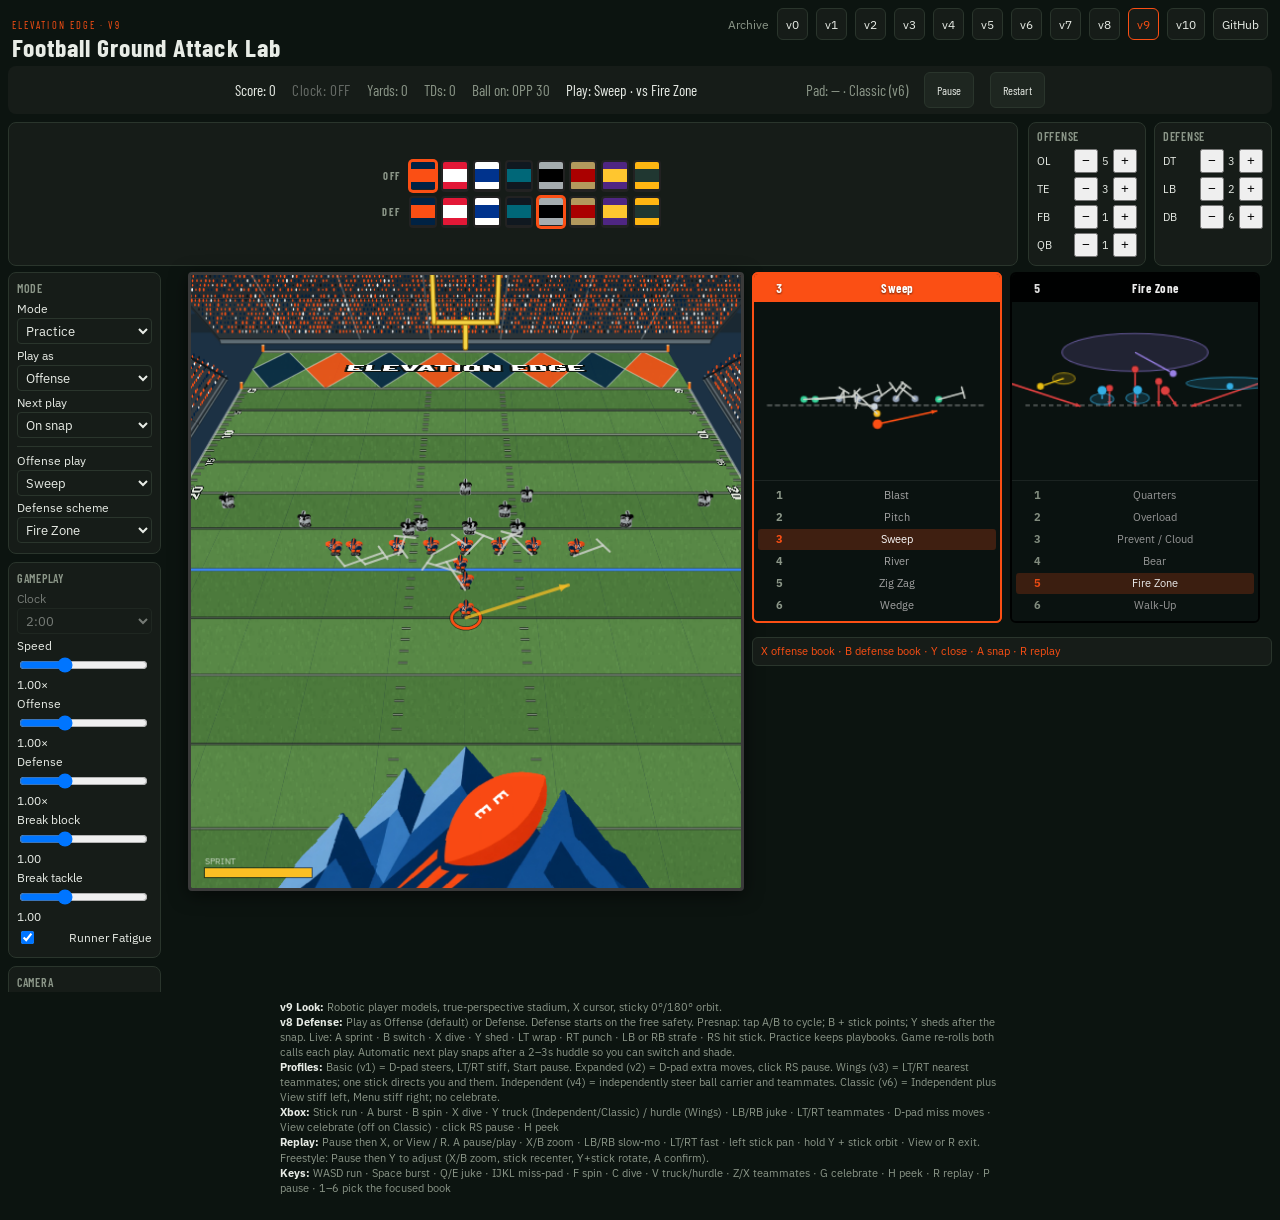
<file: archive/v9/index.html>
<!DOCTYPE html>
<html lang="en">
<head>
  <meta charset="utf-8" />
  <meta name="viewport" content="width=device-width, initial-scale=1" />
  <title>Football Ground Attack Lab</title>
  <meta name="description" content="Practice lab: 6 offense × 6 defense. Play as the runner or the defense." />
  <meta name="theme-color" content="#0c1410" />
  <link rel="icon" href="favicon.svg" type="image/svg+xml" />
  <link rel="preconnect" href="https://fonts.googleapis.com" />
  <link rel="preconnect" href="https://fonts.gstatic.com" crossorigin />
  <link href="https://fonts.googleapis.com/css2?family=Barlow+Condensed:wght@600;700&family=IBM+Plex+Sans:wght@400;500;600&display=swap" rel="stylesheet" />
  <link rel="stylesheet" href="styles.css" />
</head>
<body>
<main class="lab-main">
    <header class="lab-header">
      <div>
        <p class="lab-eyebrow">Elevation Edge · v9</p>
        <h1>Football Ground Attack Lab</h1>
      </div>
            <nav class="lab-versions" aria-label="Version archive">
        <span class="lab-versions-label">Archive</span>
        <a href="../v0.html">v0</a>
        <a href="../v1.html">v1</a>
        <a href="../v2.html">v2</a>
        <a href="../v3/index.html">v3</a>
        <a href="../v4/index.html">v4</a>
        <a href="../v5/index.html">v5</a>
        <a href="../v6-1/index.html">v6</a>
        <a href="../v7/index.html">v7</a>
        <a href="../v8/index.html">v8</a>
        <a href="index.html" aria-current="page">v9</a>
        <a href="../../index.html">v10</a>
        <a href="https://github.com/elevation-edge-sports-data/football-ground-attack-lab">GitHub</a>
      </nav>
    </header>

    <div id="hud" class="lab-hud">
      <div>Score: <span id="score">0</span></div>
      <div id="clockWrap">Clock: <span id="clock">2:00</span></div>
      <div class="lab-muted">Yards: <span id="totalYards">0</span></div>
      <div class="lab-muted">TDs: <span id="tdCount">0</span></div>
      <div class="lab-muted">Ball on: <span id="ballOn">OPP 20</span></div>
      <div class="playcall">Play: <span id="playCallName">—</span></div>
      <div id="padStatus" class="lab-muted padstat">Pad: —</div>
      <button type="button" id="pauseBtn">Pause</button>
      <button type="button" id="restartBtn">Restart</button>
    </div>

    <div id="topStrip" class="top-strip">
      <div id="uniformBanner" class="uni-banner" aria-label="Uniform selection">
        <div class="uni-side">
          <span class="uni-label">OFF</span>
          <div id="offUniRow" class="uni-row" role="listbox" aria-label="Offense kit"></div>
        </div>
        <div class="uni-side">
          <span class="uni-label">DEF</span>
          <div id="defUniRow" class="uni-row" role="listbox" aria-label="Defense kit"></div>
        </div>
      </div>
      <div class="personnel-strip">
        <div class="lab-panel personnel-panel" id="offPersonnel">
          <div class="lab-panel-title">Offense</div>
          <div class="lab-row"><span>OL</span><span class="lab-pm"><button type="button" id="olMinus">−</button><span id="olVal">5</span><button type="button" id="olPlus">+</button></span></div>
          <div class="lab-row"><span>TE</span><span class="lab-pm"><button type="button" id="teMinus">−</button><span id="teVal">3</span><button type="button" id="tePlus">+</button></span></div>
          <div class="lab-row"><span>FB</span><span class="lab-pm"><button type="button" id="fbMinus">−</button><span id="fbVal">1</span><button type="button" id="fbPlus">+</button></span></div>
          <div class="lab-row"><span>QB</span><span class="lab-pm"><button type="button" id="qbMinus">−</button><span id="qbVal">1</span><button type="button" id="qbPlus">+</button></span></div>
        </div>
        <div class="lab-panel personnel-panel" id="defPersonnel">
          <div class="lab-panel-title">Defense</div>
          <div class="lab-row"><span>DT</span><span class="lab-pm"><button type="button" id="dtMinus">−</button><span id="dtVal">3</span><button type="button" id="dtPlus">+</button></span></div>
          <div class="lab-row"><span>LB</span><span class="lab-pm"><button type="button" id="lbMinus">−</button><span id="lbVal">2</span><button type="button" id="lbPlus">+</button></span></div>
          <div class="lab-row"><span>DB</span><span class="lab-pm"><button type="button" id="dbMinus">−</button><span id="dbVal">6</span><button type="button" id="dbPlus">+</button></span></div>
        </div>
      </div>
    </div>

    <div id="mainWrap" class="lab-wrap">
      <aside id="sideControls" class="lab-aside">
        

        <div class="lab-panel">
          <div class="lab-panel-title">Mode</div>
          <label class="lab-row">
            Mode
            <select id="modeSelect">
              <option value="game">Game</option>
              <option value="practice" selected>Practice</option>
            </select>
          </label>
          <label class="lab-row">
            Play as
            <select id="sideSelect">
              <option value="off" selected>Offense</option>
              <option value="def">Defense</option>
            </select>
          </label>
          <label class="lab-row">
            Next play
            <select id="nextPlaySelect">
              <option value="auto">Automatic</option>
              <option value="snap" selected>On snap</option>
            </select>
          </label>
          <div id="practiceControls">
            <label class="lab-row" id="offPlayRow">Offense play
              <select id="practiceOffPlay"></select>
              <span id="gameOffPlayLabel" class="call-label hidden">—</span>
            </label>
            <label class="lab-row" id="defSchemeRow">Defense scheme
              <select id="practiceDefScheme"></select>
              <span id="gameDefSchemeLabel" class="call-label hidden">—</span>
            </label>
          </div>
        </div>

        
        <div class="lab-panel">
          <div class="lab-panel-title">Gameplay</div>
          <label class="lab-row" id="clockRow">
            Clock
            <select id="minSelect">
              <option value="60">1:00</option>
              <option value="100">1:40</option>
              <option value="120" selected>2:00</option>
              <option value="180">3:00</option>
              <option value="240">4:00</option>
              <option value="300">5:00</option>
            </select>
          </label>
          <label class="lab-row">
            Speed
            <input id="speedSlider" type="range" min="0.5" max="2" step="0.05" value="1.00" />
            <span id="speedLabel">1.00×</span>
          </label>
          <label class="lab-row">
            Offense
            <input id="offStrSlider" type="range" min="0.5" max="2" step="0.05" value="1.00" />
            <span id="offStrLabel">1.00×</span>
          </label>
          <label class="lab-row">
            Defense
            <input id="defStrSlider" type="range" min="0.5" max="2" step="0.05" value="1.00" />
            <span id="defStrLabel">1.00×</span>
          </label>
          <label class="lab-row">
            Break block
            <input id="breakBlockSlider" type="range" min="0.5" max="2" step="0.05" value="1.00" />
            <span id="breakBlockLabel">1.00</span>
          </label>
          <label class="lab-row">
            Break tackle
            <input id="breakTackleSlider" type="range" min="0.5" max="2" step="0.05" value="1.00" />
            <span id="breakTackleLabel">1.00</span>
          </label>
          <label class="lab-row" title="When off, speed burst stays at full power.">
            <input type="checkbox" id="fatigueToggle" checked /> Fatigue
          </label>
        </div>

        <div class="lab-panel">
          <div class="lab-panel-title">Camera</div>
          <label class="lab-row">
            Angle
            <select id="cameraSelect">
              <option value="iso">Angled 2D</option>
              <option value="top">Overhead</option>
              <option value="high">High Angle</option>
              <option value="zoom">Zoom</option>
              <option value="wide">Wide</option>
              <option value="free" selected>Freestyle</option>
            </select>
          </label>
          <label class="lab-row">
            Facing
            <select id="camCornerSelect">
              <option value="nw">Northwest</option>
              <option value="sw">Southwest</option>
            </select>
          </label>
          <label class="lab-row">
            Replay
            <select id="replayModeSelect">
              <option value="pip" selected>PiP</option>
              <option value="split">Split Screen</option>
              <option value="off">Off</option>
            </select>
          </label>
          <button type="button" id="saveClipBtn" class="lab-btn">Save last play</button>
          <div id="savedClipsList" class="clip-list"></div>
          <label class="lab-row">
            Play diagram
            <select id="playArtSelect">
              <option value="on" selected>On</option>
              <option value="offense">Offense</option>
              <option value="defense">Defense</option>
              <option value="off">Off</option>
            </select>
          </label>
          <label class="lab-row"><input type="checkbox" id="runnerTrailToggle" checked /> Runner path trail</label>
        </div>

        <div class="lab-panel">
          <div class="lab-panel-title">Controls</div>
          <label class="lab-row">
            Profile
            <select id="profileSelect">
              <option value="basic">Basic (v1)</option>
              <option value="classic">Expanded (v2)</option>
              <option value="v3">Wings (v3)</option>
              <option value="v4">Independent (v4)</option>
              <option value="v6" selected>Classic (v6)</option>
            </select>
          </label>
          <label class="lab-row" title="Off: Left stick = run, D-pad = special moves. On: swap those roles.">
            Swap stick / D-pad
            <span style="display:flex;align-items:center;gap:4px">
              <input id="swapStickDpadCheck" type="checkbox" />
              <span id="swapStickDpadLabel">Off (stick runs)</span>
            </span>
          </label>
          <label class="lab-row">
            Fumbles
            <span style="display:flex;align-items:center;gap:4px">
              <input id="fumblesCheck" type="checkbox" />
              <span id="fumblesLabel">Off</span>
            </span>
          </label>
        </div>

        <div class="lab-panel">
          <div class="lab-panel-title">Field</div>
          <label class="lab-row">Width <select id="widthSelect"></select></label>
          <label class="lab-row">
            Surface
            <select id="surfaceSelect">
              <option value="grass" selected>Natural Grass</option>
              <option value="fieldturf">Field Turf</option>
              <option value="astroturf">Astro Turf</option>
            </select>
          </label>
          <label class="lab-row">
            EZ art
            <select id="ezArtSelect">
              <option value="mountains" selected>Mountains</option>
              <option value="diamonds">Diamonds</option>
              <option value="solid">Solid</option>
              <option value="off">Off</option>
            </select>
          </label>
          <label class="lab-row">
            Endzone text
            <select id="ezTextSelect">
              <option value="ee" selected>Elevation Edge</option>
              <option value="off">Off</option>
              <option value="custom">Custom</option>
            </select>
          </label>
          <label class="lab-row" id="ezTextCustomRow" style="display:none">
            Custom
            <input id="ezTextCustom" maxlength="64" value="ELEVATION EDGE" style="width:100%;min-width:0;letter-spacing:0.02em" />
          </label>
          <label class="lab-row">
            Midfield logo
            <span style="display:flex;align-items:center;gap:4px">
              <input id="midLogoCheck" type="checkbox" checked />
              <span id="midLogoLabel">On</span>
            </span>
          </label>
        </div>

        <details class="lab-panel" id="configPanel" open>
          <summary class="lab-panel-title" id="configPanelTitle" style="cursor:pointer;display:flex;align-items:center;justify-content:space-between;list-style:none">
            Game Config <span aria-hidden>▾</span>
          </summary>
          <!-- Game-mode only: opening LOS + post-TD rules -->
          <div id="gameConfigBody">
            <label class="lab-row">
              Start
              <span class="los-ctrl">
                <button type="button" id="startYardMinus" class="los-step">−</button>
                <input type="number" id="startYard50" value="50" min="1" max="50" />
                <button type="button" id="startYardPlus" class="los-step">+</button>
                <button type="button" id="startSideTri" class="los-tri mid" title="50">◆</button>
              </span>
            </label>
            <input type="hidden" id="startYardInput" value="50" />
            <input type="hidden" id="startSideSelect" value="own" />
            <div class="lab-row los-post-row">
              After TD
              <span class="los-modes">
                <button type="button" class="los-mode on" data-mode="random">Random</button>
                <button type="button" class="los-mode" data-mode="fixed">Fixed</button>
                <button type="button" class="los-mode" data-mode="increasing">Increasing</button>
                <button type="button" class="los-mode" data-mode="decreasing">Decreasing</button>
              </span>
            </div>
            <label class="lab-row hidden" id="incrementRow">
              By
              <input type="number" id="incrementInput" value="5" min="1" max="50" />
            </label>
          </div>
          <!-- Practice-mode only: adjustable LOS each snap -->
          <div id="practiceConfigBody" class="hidden">
            <label class="lab-row">
              Line of scrimmage
              <select id="practiceSideSelect">
                <option value="own">OWN</option>
                <option value="opp" selected>OPP</option>
              </select>
              <input type="number" id="practiceYard50" value="30" min="1" max="50" />
            </label>
            <div class="lab-muted" style="font-size:11px;line-height:1.35;margin-top:4px">
              Practice LOS applies every snap. Change it anytime — field restages immediately.
            </div>
          </div>
        </details>
      </aside>


      <div id="fieldRow" class="field-row">
      <div id="canvasWrap">
        <canvas id="game" width="900" height="780" tabindex="0"></canvas>
        <div id="pauseBanner" class="hidden">
          <div style="border:1px solid var(--color-accent);background:rgba(12,20,16,0.85);padding:12px 20px;border-radius:8px;font-family:var(--font-display);font-size:1.15rem;font-weight:600;text-align:center">
            Game paused.<br />
            <span style="font-size:1rem;font-weight:500">
              Press A to resume. Press B to restart.<br />
              Press X or View for Instant Replay
            </span>
          </div>
        </div>
        <div id="touchLayer" aria-hidden="true">
          <span class="run">Run</span>
          <span class="burst">Burst</span>
        </div>
      </div>

      <aside id="practicePreview" class="practice-preview" aria-label="Practice play previews">
        <div class="prev-block" id="prevDefBlock">
          <div class="prev-banner" id="prevDefBanner">
            <span class="prev-num" id="prevDefNum"></span>
            <span id="prevDefLabel">Defense</span>
          </div>
          <canvas id="prevDefCanvas" width="220" height="160"></canvas>
          <div id="practiceDefList" class="practice-play-list" aria-label="Defense schemes"></div>
        </div>
        <div class="prev-block" id="prevOffBlock">
          <div class="prev-banner" id="prevOffBanner">
            <span class="prev-num" id="prevOffNum"></span>
            <span id="prevOffLabel">Offense</span>
          </div>
          <canvas id="prevOffCanvas" width="220" height="160"></canvas>
          <div id="practicePlayList" class="practice-play-list" aria-label="Offense plays"></div>
        </div>
        <div id="audibleHint" class="prev-audible hidden"></div>
      </aside>
      </div><!-- fieldRow -->
    </div>

    <div class="lab-foot">
      <div id="help">
        <strong>v9 Look:</strong> Robotic player models, true-perspective stadium, X cursor, sticky 0°/180° orbit.
        <br />
        <strong>v8 Defense:</strong> Play as Offense (default) or Defense. Defense starts on the free safety. Presnap: tap A/B to cycle; B + stick points; Y sheds after the snap. Live: A sprint · B switch · X dive · Y shed · LT wrap · RT punch · LB or RB strafe · RS hit stick. Practice keeps playbooks. Game re-rolls both calls each play. Automatic next play snaps after a 2–3s huddle so you can switch and shade.
        <br />
        <strong>Profiles:</strong> Basic (v1) = D-pad steers, LT/RT stiff, Start pause. Expanded (v2) = D-pad extra moves, click RS pause. Wings (v3) = LT/RT nearest teammates; one stick directs you and them. Independent (v4) = independently steer ball carrier and teammates. Classic (v6) = Independent plus View stiff left, Menu stiff right; no celebrate.
        <br />
        <strong>Xbox:</strong> Stick run · A burst · B spin · X dive · Y truck (Independent/Classic) / hurdle (Wings) · LB/RB juke · LT/RT teammates · D-pad miss moves · View celebrate (off on Classic) · click RS pause · H peek
        <br />
        <strong>Replay:</strong> Pause then X, or View / R. A pause/play · X/B zoom · LB/RB slow-mo · LT/RT fast · left stick pan · hold Y + stick orbit · View or R exit. Freestyle: Pause then Y to adjust (X/B zoom, stick recenter, Y+stick rotate, A confirm).
        <br />
        <strong>Keys:</strong> WASD run · Space burst · Q/E juke · IJKL miss-pad · F spin · C dive · V truck/hurdle · Z/X teammates · G celebrate · H peek · R replay · P pause · 1–6 pick the focused book
      </div>
    </div>

    <div id="nameModal" class="lab-modal hidden">
      <div class="lab-modal-card">
        <div>Time expired! Final score: <span id="finalScore">0</span></div>
        <div style="margin-top:8px">Tag:</div>
        <input id="nameInput" maxlength="3" value="EE" />
        <br />
        <button type="button" id="saveScoreBtn">Enter</button>
        <div class="lab-muted" style="margin-top:8px;font-size:12px">Press A / Enter to start the next game</div>
      </div>
    </div>
    <div id="continueModal" class="lab-modal hidden">
      <div class="lab-modal-card">
        <div style="font-size:1.1rem;margin-bottom:8px">5 games complete</div>
        <div class="lab-muted" style="margin-bottom:12px">Press Continue (or A) to keep playing</div>
        <button type="button" id="continueBtn">Continue</button>
      </div>
    </div>
  </main>
  <script src="game.js"></script>
  <script>
    startGame(document.getElementById("game"));
  </script>
</body>
</html>
</file>
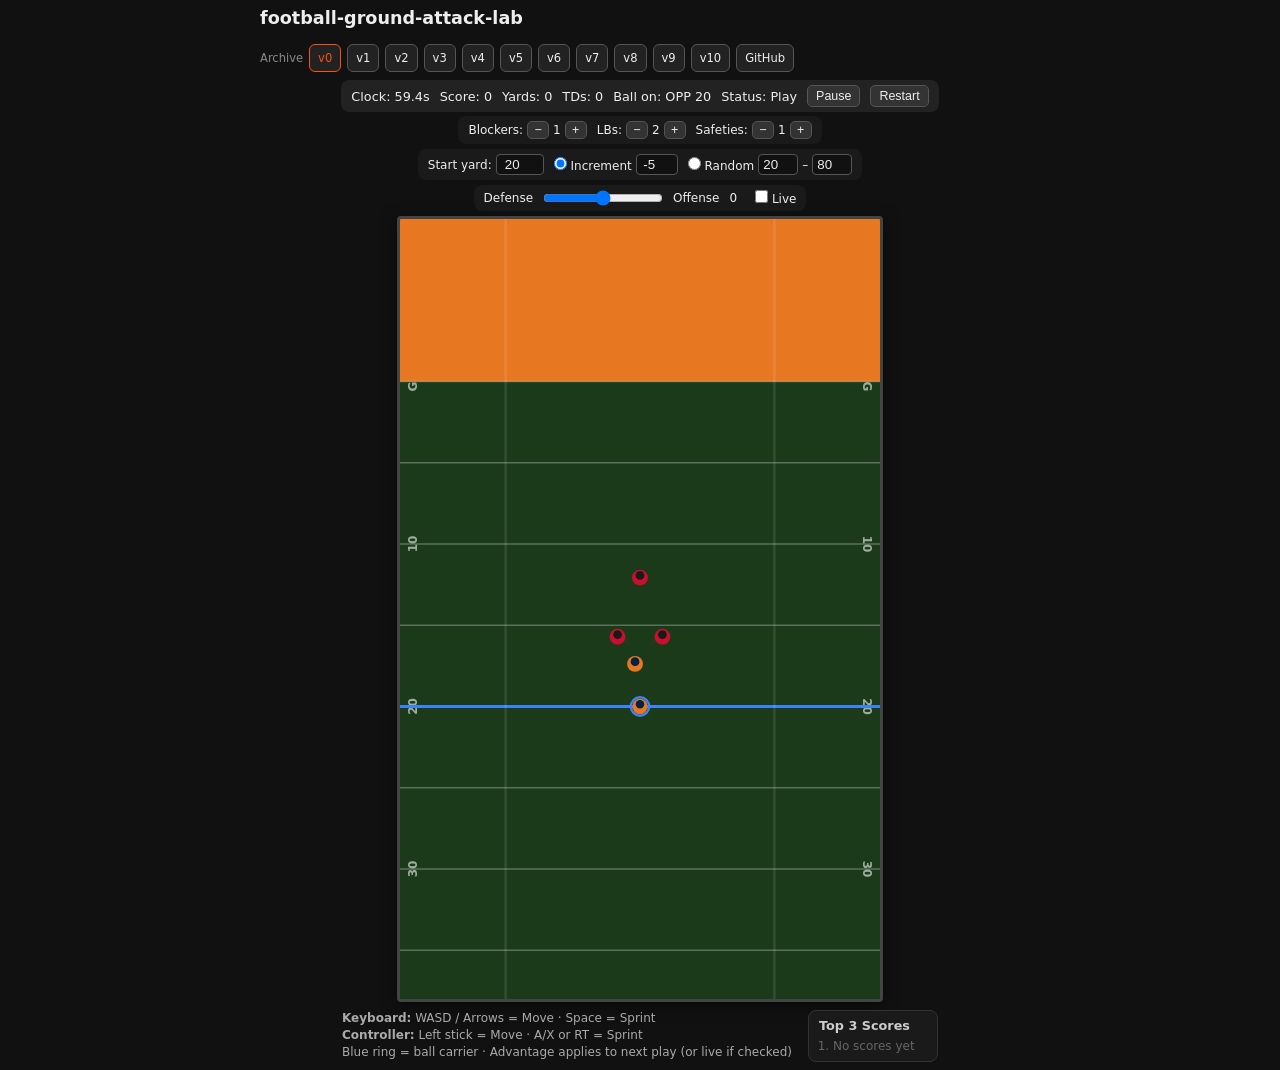
<file: archive/v0.html>
<!DOCTYPE html>
<html lang="en">
<head>
  <meta charset="UTF-8" />
  <meta name="viewport" content="width=device-width, initial-scale=1.0" />
  <title>football-ground-attack-lab</title>
  <style>
    * { box-sizing: border-box; margin: 0; padding: 0; }
    body {
      background: #111; color: #eee;
      font-family: system-ui, -apple-system, sans-serif;
      display: flex; flex-direction: column; align-items: center;
      min-height: 100vh; padding: 8px;
    }
    h1 { font-size: 1.1rem; margin-bottom: 4px; font-weight: 600; }
    #hud {
      display: flex; gap: 10px; margin-bottom: 4px; font-size: 0.8rem;
      background: #222; padding: 5px 10px; border-radius: 8px;
      flex-wrap: wrap; justify-content: center; align-items: center;
    }
    #hud span { font-variant-numeric: tabular-nums; }
    button, .ctrl-btn {
      background: #333; color: #eee; border: 1px solid #555;
      border-radius: 5px; padding: 3px 8px; cursor: pointer; font-size: 0.78rem;
    }
    button:hover, .ctrl-btn:hover { background: #444; }
    #settings, #startSettings, #advRow {
      display: flex; gap: 10px; margin-bottom: 5px; font-size: 0.75rem;
      background: #1a1a1a; padding: 5px 10px; border-radius: 8px;
      flex-wrap: wrap; justify-content: center; align-items: center;
    }
    .setting { display: flex; align-items: center; gap: 4px; }
    .setting button { width: 22px; padding: 1px 0; }
    input[type="number"] {
      width: 48px; background: #111; color: #eee; border: 1px solid #555;
      border-radius: 4px; padding: 2px 4px; text-align: center;
    }
    #advSlider { width: 120px; }
    canvas {
      background: #1a3a1a; border: 3px solid #444; border-radius: 4px;
      display: block; max-width: 100%; box-shadow: 0 4px 16px rgba(0,0,0,0.5);
    }
    #side {
      display: flex; gap: 16px; margin-top: 8px; flex-wrap: wrap;
      justify-content: center; max-width: 760px;
    }
    #help, #scores { font-size: 0.75rem; color: #aaa; line-height: 1.4; }
    #scores {
      background: #1a1a1a; border: 1px solid #333; border-radius: 8px;
      padding: 6px 10px; min-width: 130px;
    }
    #scores h3 { color: #ccc; font-size: 0.8rem; margin-bottom: 3px; }
    #scores ol { padding-left: 14px; margin: 0; }
    #nameModal {
      display: none; position: fixed; inset: 0; background: rgba(0,0,0,0.75);
      align-items: center; justify-content: center; z-index: 100;
    }
    #nameModal.show { display: flex; }
    #nameBox {
      background: #222; padding: 18px 22px; border-radius: 12px;
      text-align: center; border: 1px solid #444;
    }
    #nameBox input {
      font-size: 1.2rem; width: 78px; text-align: center; text-transform: uppercase;
      letter-spacing: 3px; padding: 4px; margin: 8px 0;
      background: #111; color: #fff; border: 1px solid #555; border-radius: 6px;
    }
    label { cursor: pointer; }
    .lab-header {
      display: flex; width: 100%; max-width: 760px; align-items: baseline;
      justify-content: space-between; gap: 12px; margin-bottom: 8px; flex-wrap: wrap;
    }
    .lab-versions {
      display: flex; flex-wrap: wrap; gap: 6px; align-items: center;
      font-size: 0.72rem; color: #888;
    }
    .lab-versions a {
      color: #eee; text-decoration: none; border: 1px solid #555;
      background: #222; border-radius: 6px; padding: 4px 8px;
      min-height: 28px; display: inline-flex; align-items: center;
    }
    .lab-versions a:hover,
    .lab-versions a[aria-current="page"] {
      border-color: #fb4f14; color: #fb4f14;
    }
  </style>
</head>
<body>
  <header class="lab-header">
    <h1>football-ground-attack-lab</h1>
    <nav class="lab-versions" aria-label="Version archive">
      <span class="lab-versions-label">Archive</span>
      <a href="v0.html" aria-current="page">v0</a>
      <a href="v1.html">v1</a>
      <a href="v2.html">v2</a>
      <a href="v3/index.html">v3</a>
      <a href="v4/index.html">v4</a>
      <a href="v5/index.html">v5</a>
      <a href="v6-1/index.html">v6</a>
      <a href="v7/index.html">v7</a>
      <a href="v8/index.html">v8</a>
      <a href="v9/index.html">v9</a>
      <a href="../index.html">v10</a>
      <a href="https://github.com/elevation-edge-sports-data/football-ground-attack-lab">GitHub</a>
    </nav>
  </header>

  <div id="hud">
    <div>Clock: <span id="clock">60.0</span>s</div>
    <div>Score: <span id="score">0</span></div>
    <div>Yards: <span id="totalYards">0</span></div>
    <div>TDs: <span id="tdCount">0</span></div>
    <div>Ball on: <span id="ballOn">OPP 20</span></div>
    <div>Status: <span id="status">Ready</span></div>
    <button id="pauseBtn">Pause</button>
    <button id="restartBtn">Restart</button>
  </div>

  <div id="settings">
    <div class="setting">
      Blockers: <button class="ctrl-btn" id="blkMinus">−</button>
      <span id="blkVal">1</span>
      <button class="ctrl-btn" id="blkPlus">+</button>
    </div>
    <div class="setting">
      LBs: <button class="ctrl-btn" id="lbMinus">−</button>
      <span id="lbVal">2</span>
      <button class="ctrl-btn" id="lbPlus">+</button>
    </div>
    <div class="setting">
      Safeties: <button class="ctrl-btn" id="sMinus">−</button>
      <span id="sVal">1</span>
      <button class="ctrl-btn" id="sPlus">+</button>
    </div>
  </div>

  <div id="startSettings">
    <div class="setting">
      Start yard: <input type="number" id="startYardInput" value="20" min="1" max="99" />
    </div>
    <div class="setting">
      <label><input type="radio" name="postTdMode" value="increment" checked /> Increment</label>
      <input type="number" id="incrementInput" value="-5" style="width:42px" />
    </div>
    <div class="setting">
      <label><input type="radio" name="postTdMode" value="random" /> Random</label>
      <input type="number" id="randMin" value="20" min="1" max="99" style="width:40px" />–
      <input type="number" id="randMax" value="80" min="1" max="99" style="width:40px" />
    </div>
  </div>

  <div id="advRow">
    <span>Defense</span>
    <input type="range" id="advSlider" min="-5" max="5" value="0" step="1" />
    <span>Offense</span>
    <span id="advLabel">0</span>
    <label style="margin-left:8px"><input type="checkbox" id="liveAdv" /> Live</label>
  </div>

  <canvas id="game" width="480" height="780"></canvas>

  <div id="side">
    <div id="help">
      <strong>Keyboard:</strong> WASD / Arrows = Move · Space = Sprint<br>
      <strong>Controller:</strong> Left stick = Move · A/X or RT = Sprint<br>
      Blue ring = ball carrier · Advantage applies to next play (or live if checked)
    </div>
    <div id="scores">
      <h3>Top 3 Scores</h3>
      <ol id="scoreList"></ol>
    </div>
  </div>

  <div id="nameModal">
    <div id="nameBox">
      <div>Time expired! Final score: <span id="finalScore">0</span></div>
      <div>Enter 3-letter name:</div>
      <input id="nameInput" maxlength="3" placeholder="AAA" />
      <br>
      <button id="saveScoreBtn">Save</button>
    </div>
  </div>

  <script>
    // =====================================================
    // football-ground-attack-lab  v0.8
    // =====================================================
    const canvas = document.getElementById('game');
    const ctx = canvas.getContext('2d');

    const FIELD_WIDTH = 53.3;
    const VISIBLE_YARDS = 48;
    const SCALE_X = canvas.width / FIELD_WIDTH;
    const SCALE_Y = canvas.height / VISIBLE_YARDS;

    let cameraY = 55;
    let clock = 60.0;
    let score = 0;
    let totalYards = 0;
    let tdCount = 0;
    let playActive = true;
    let paused = false;
    let pauseTimer = 0;
    let lastTime = performance.now();
    let gamepadIndex = null;
    let sessionOver = false;

    let numBlockers = 1;
    let numLBs = 2;
    let numSafeties = 1;

    // Advantage: pending value (for next play) and active value (current play)
    let pendingAdvantage = 0;
    let activeAdvantage = 0;
    let liveAdvantage = false;

    // Starting position settings
    let userStartYard = 20;          // displayed as OPP 20 → ballYard = 80
    let postTdMode = 'increment';    // 'increment' | 'random'
    let tdIncrement = -5;            // applied to the "yards from opp goal" number
    let randMin = 20;
    let randMax = 80;

    // Absolute: 0 = own G, 100 = opp G.  OPP 20 → 80
    let ballYard = 80;
    let playStartYard = 80;

    let rb = null;
    let blockers = [];
    let defenders = [];

    const OFF_COLOR = '#e87722';
    const OFF_HELMET = '#002244';

    function createRB() {
      return {
        x: FIELD_WIDTH / 2, y: ballYard,
        radius: 0.85, speed: 9.0, sprintMultiplier: 1.35,
        color: OFF_COLOR, helmet: OFF_HELMET
      };
    }

    function createBlocker(x, y) {
      return {
        x, y, radius: 0.88, speed: 7.6,
        color: OFF_COLOR, helmet: OFF_HELMET, active: true
      };
    }

    function createDefender(x, y, type) {
      return {
        x, y, radius: 0.88,
        baseSpeed: type === 'S' ? 8.7 : 8.2,
        speed: type === 'S' ? 8.7 : 8.2,
        color: '#c8102e', slowed: 0, type
      };
    }

    // Convert "yards from opponent goal" (user-facing) → absolute ballYard
    // user 20 → OPP 20 → absolute 80
    function userToAbsolute(userYd) {
      return 100 - clamp(userYd, 1, 99);
    }
    function absoluteToUser(abs) {
      return clamp(Math.round(100 - abs), 1, 99);
    }

    const keys = {};
    window.addEventListener('keydown', e => {
      keys[e.key.toLowerCase()] = true;
      if (['arrowup','arrowdown','arrowleft','arrowright',' '].includes(e.key.toLowerCase())) e.preventDefault();
    });
    window.addEventListener('keyup', e => { keys[e.key.toLowerCase()] = false; });
    function isDown(k) { return !!keys[k]; }

    window.addEventListener('gamepadconnected', e => {
      gamepadIndex = e.gamepad.index;
      setStatus('Controller connected');
    });
    window.addEventListener('gamepaddisconnected', () => { gamepadIndex = null; });

    function getInput() {
      let dx = 0, dy = 0, sprint = false;
      if (isDown('arrowleft')  || isDown('a')) dx -= 1;
      if (isDown('arrowright') || isDown('d')) dx += 1;
      if (isDown('arrowup')    || isDown('w')) dy += 1;
      if (isDown('arrowdown')  || isDown('s')) dy -= 1;
      if (isDown(' ')) sprint = true;

      if (gamepadIndex !== null) {
        const gp = navigator.getGamepads()[gamepadIndex];
        if (gp) {
          const dead = 0.15;
          if (Math.abs(gp.axes[0]) > dead) dx = gp.axes[0];
          if (Math.abs(gp.axes[1]) > dead) dy = -gp.axes[1];
          if ((gp.buttons[0] && gp.buttons[0].pressed) ||
              (gp.buttons[7] && gp.buttons[7].pressed)) sprint = true;
        }
      }
      const mag = Math.hypot(dx, dy);
      if (mag > 1) { dx /= mag; dy /= mag; }
      return { dx, dy, sprint };
    }

    function dist(a, b) { return Math.hypot(a.x - b.x, a.y - b.y); }
    function clamp(v, lo, hi) { return Math.max(lo, Math.min(hi, v)); }

    function yardLabel(y) {
      if (y <= 0) return 'OWN G';
      if (y >= 100) return 'OPP G';
      if (y > 50) return 'OPP ' + Math.round(100 - y);
      if (Math.abs(y - 50) < 0.5) return '50';
      return 'OWN ' + Math.round(y);
    }

    function setStatus(t) { document.getElementById('status').textContent = t; }
    function updateBallOn() { document.getElementById('ballOn').textContent = yardLabel(ballYard); }

    function toScreenY(absY) {
      return canvas.height - ((absY - cameraY) * SCALE_Y);
    }

    function updateCamera() {
      cameraY = rb.y - 9;
      cameraY = Math.max(-12, Math.min(110 - VISIBLE_YARDS, cameraY));
    }

    function separate(group, minDist) {
      for (let i = 0; i < group.length; i++) {
        for (let j = i + 1; j < group.length; j++) {
          const a = group[i], b = group[j];
          const d = dist(a, b);
          if (d < minDist && d > 0.01) {
            const overlap = (minDist - d) * 0.55;
            const ang = Math.atan2(b.y - a.y, b.x - a.x);
            a.x -= Math.cos(ang) * overlap;
            a.y -= Math.sin(ang) * overlap;
            b.x += Math.cos(ang) * overlap;
            b.y += Math.sin(ang) * overlap;
          }
        }
      }
    }

    function placeEntitiesForNewPlay() {
      // Apply pending advantage at the start of each new play
      if (!liveAdvantage) activeAdvantage = pendingAdvantage;

      rb = createRB();
      rb.x = FIELD_WIDTH / 2;
      rb.y = ballYard;

      blockers = [];
      for (let i = 0; i < numBlockers; i++) {
        const offset = (i - (numBlockers - 1) / 2) * 3.4;
        blockers.push(createBlocker(FIELD_WIDTH / 2 + offset, ballYard + 2.1));
      }

      defenders = [];
      for (let i = 0; i < numLBs; i++) {
        const offset = (i - (numLBs - 1) / 2) * 5.8;
        defenders.push(createDefender(FIELD_WIDTH / 2 + offset, ballYard + 5.0, 'LB'));
      }
      for (let i = 0; i < numSafeties; i++) {
        const offset = (i - (numSafeties - 1) / 2) * 6.8;
        defenders.push(createDefender(FIELD_WIDTH / 2 + offset, ballYard + 8.8, 'S'));
      }

      updateCamera();
    }

    function chooseNextStartAfterTD() {
      if (postTdMode === 'random') {
        const lo = Math.min(randMin, randMax);
        const hi = Math.max(randMin, randMax);
        const userYd = lo + Math.random() * (hi - lo);
        return userToAbsolute(userYd);
      } else {
        // Increment mode: change the "yards from opp goal" by tdIncrement
        const currentUser = absoluteToUser(ballYard);
        const nextUser = clamp(currentUser - tdIncrement, 1, 99); // -(-5) = +5 → further from goal
        // Wait: user said default increment -5, and after TD move from 20 → 25.
        // So if increment is -5, we want the displayed number to increase by 5.
        // displayed = yards from opp goal. Moving "back" increases that number.
        // So nextUser = currentUser - tdIncrement  (if tdIncrement = -5 → current - (-5) = current+5)
        return userToAbsolute(nextUser);
      }
    }

    function endPlay(reason, yardsGained, forcedBallYard = null) {
      playActive = false;
      pauseTimer = 0.6;
      const yg = Math.min(40, yardsGained);
      if (forcedBallYard !== null) ballYard = forcedBallYard;
      else ballYard = Math.max(0, Math.min(100, playStartYard + yg));
      totalYards += Math.max(0, yg);
      updateBallOn();
      setStatus(reason);
    }

    function fullRestart() {
      // Read current UI values
      userStartYard = clamp(parseInt(document.getElementById('startYardInput').value, 10) || 20, 1, 99);
      tdIncrement = parseInt(document.getElementById('incrementInput').value, 10) || -5;
      randMin = clamp(parseInt(document.getElementById('randMin').value, 10) || 20, 1, 99);
      randMax = clamp(parseInt(document.getElementById('randMax').value, 10) || 80, 1, 99);
      postTdMode = document.querySelector('input[name="postTdMode"]:checked').value;

      clock = 60.0; score = 0; totalYards = 0; tdCount = 0;
      ballYard = userToAbsolute(userStartYard);
      playStartYard = ballYard;
      sessionOver = false; playActive = true; paused = false; pauseTimer = 0;
      document.getElementById('pauseBtn').textContent = 'Pause';
      placeEntitiesForNewPlay();
      updateBallOn();
      setStatus('Ready');
      document.getElementById('nameModal').classList.remove('show');
      updateHUD();
    }

    function updateHUD() {
      document.getElementById('score').textContent = score;
      document.getElementById('totalYards').textContent = totalYards;
      document.getElementById('tdCount').textContent = tdCount;
      document.getElementById('clock').textContent = clock.toFixed(1);
    }

    function refreshSettingsUI() {
      document.getElementById('blkVal').textContent = numBlockers;
      document.getElementById('lbVal').textContent = numLBs;
      document.getElementById('sVal').textContent = numSafeties;
    }

    document.getElementById('blkMinus').onclick = () => { numBlockers = clamp(numBlockers - 1, 0, 3); refreshSettingsUI(); };
    document.getElementById('blkPlus').onclick  = () => { numBlockers = clamp(numBlockers + 1, 0, 3); refreshSettingsUI(); };
    document.getElementById('lbMinus').onclick  = () => { numLBs = clamp(numLBs - 1, 0, 4); refreshSettingsUI(); };
    document.getElementById('lbPlus').onclick   = () => { numLBs = clamp(numLBs + 1, 0, 4); refreshSettingsUI(); };
    document.getElementById('sMinus').onclick   = () => { numSafeties = clamp(numSafeties - 1, 0, 4); refreshSettingsUI(); };
    document.getElementById('sPlus').onclick    = () => { numSafeties = clamp(numSafeties + 1, 0, 4); refreshSettingsUI(); };

    // Advantage
    const advSlider = document.getElementById('advSlider');
    const advLabel = document.getElementById('advLabel');
    const liveAdvCheck = document.getElementById('liveAdv');

    advSlider.oninput = () => {
      pendingAdvantage = parseInt(advSlider.value, 10);
      advLabel.textContent = (pendingAdvantage > 0 ? '+' : '') + pendingAdvantage;
      if (liveAdvantage) activeAdvantage = pendingAdvantage;
    };
    liveAdvCheck.onchange = () => {
      liveAdvantage = liveAdvCheck.checked;
      if (liveAdvantage) activeAdvantage = pendingAdvantage;
    };

    document.getElementById('pauseBtn').onclick = () => {
      if (sessionOver) return;
      paused = !paused;
      document.getElementById('pauseBtn').textContent = paused ? 'Resume' : 'Pause';
      setStatus(paused ? 'Paused' : 'Play');
    };
    document.getElementById('restartBtn').onclick = fullRestart;

    const STORAGE_KEY = 'fga_lab_top3';
    function loadScores() {
      try { return JSON.parse(localStorage.getItem(STORAGE_KEY)) || []; } catch { return []; }
    }
    function saveScores(list) { localStorage.setItem(STORAGE_KEY, JSON.stringify(list)); }
    function renderScores() {
      const list = loadScores();
      const ol = document.getElementById('scoreList');
      ol.innerHTML = '';
      if (list.length === 0) { ol.innerHTML = '<li style="color:#666">No scores yet</li>'; return; }
      list.forEach(s => {
        const li = document.createElement('li');
        li.textContent = s.name + ' — ' + s.score;
        ol.appendChild(li);
      });
    }
    function tryAddScore(name, finalScore) {
      let list = loadScores();
      list.push({ name: name.toUpperCase().slice(0,3), score: finalScore });
      list.sort((a,b) => b.score - a.score);
      list = list.slice(0, 3);
      saveScores(list);
      renderScores();
    }
    document.getElementById('saveScoreBtn').onclick = () => {
      const name = document.getElementById('nameInput').value.trim() || 'AAA';
      tryAddScore(name, score);
      document.getElementById('nameModal').classList.remove('show');
      fullRestart();
    };

    function offMult() { return 1 + activeAdvantage * 0.06; }
    function defMult() { return 1 - activeAdvantage * 0.06; }

    function update(dt) {
      if (sessionOver || paused) return;

      if (!playActive) {
        pauseTimer -= dt;
        if (pauseTimer <= 0) {
          playActive = true;
          playStartYard = ballYard;
          placeEntitiesForNewPlay();
          setStatus('Play');
        }
        return;
      }

      clock -= dt;
      if (clock <= 0) {
        clock = 0; sessionOver = true; playActive = false;
        setStatus('Time expired');
        document.getElementById('finalScore').textContent = score;
        document.getElementById('nameInput').value = '';
        document.getElementById('nameModal').classList.add('show');
        document.getElementById('nameInput').focus();
        return;
      }

      const input = getInput();
      const spd = rb.speed * offMult() * (input.sprint ? rb.sprintMultiplier : 1);
      rb.x += input.dx * spd * dt;
      rb.y += input.dy * spd * dt;

      const m = rb.radius + 0.12;
      if (rb.x < m || rb.x > FIELD_WIDTH - m) {
        endPlay('Out of bounds', 0);
        return;
      }
      rb.y = Math.max(-8, Math.min(108, rb.y));
      updateCamera();

      // Blockers
      blockers.forEach(b => {
        if (!b.active) return;
        let nearest = null, best = 999;
        defenders.forEach(d => {
          const dd = dist(b, d);
          if (dd < best) { best = dd; nearest = d; }
        });
        if (!nearest) return;

        const ang = Math.atan2(nearest.y - b.y, nearest.x - b.x);
        const d = dist(b, nearest);
        const minSep = b.radius + nearest.radius + 0.04;

        if (d > minSep + 0.15) {
          b.x += Math.cos(ang) * b.speed * offMult() * dt;
          b.y += Math.sin(ang) * b.speed * offMult() * dt;
        } else {
          nearest.slowed = 0.28;
          const pushAng = Math.atan2(nearest.y - rb.y, nearest.x - rb.x);
          nearest.x += Math.cos(pushAng) * 2.8 * offMult() * dt;
          nearest.y += Math.sin(pushAng) * 2.8 * offMult() * dt;
          const overlap = minSep - dist(b, nearest);
          if (overlap > 0) {
            const sep = Math.atan2(nearest.y - b.y, nearest.x - b.x);
            nearest.x += Math.cos(sep) * overlap;
            nearest.y += Math.sin(sep) * overlap;
          }
        }
        if (b.y < rb.y + 0.7) b.y = rb.y + 0.7;
      });

      separate(blockers, 1.85);
      separate(defenders, 1.85);
      blockers.forEach(b => {
        const d = dist(b, rb);
        if (d < 1.7) {
          const ang = Math.atan2(b.y - rb.y, b.x - rb.x);
          b.x += Math.cos(ang) * (1.7 - d) * 0.6;
          b.y += Math.sin(ang) * (1.7 - d) * 0.6;
        }
      });

      defenders.forEach(d => {
        if (d.slowed > 0) {
          d.speed = d.baseSpeed * 0.38 * defMult();
          d.slowed -= dt;
        } else d.speed = d.baseSpeed * defMult();
        const ang = Math.atan2(rb.y - d.y, rb.x - d.x);
        d.x += Math.cos(ang) * d.speed * dt;
        d.y += Math.sin(ang) * d.speed * dt;
      });

      // Tackle – near-zero gap
      for (const d of defenders) {
        if (dist(rb, d) < rb.radius + d.radius - 0.02) {
          const yg = Math.round(rb.y - playStartYard);
          endPlay('Tackled', yg);
          if (yg > 0) score += yg;
          if (yg >= 10) score += 10;
          if (yg < 0) score = Math.max(0, score - 5);
          return;
        }
      }

      // Touchdown
      if (rb.y >= 100) {
        tdCount += 1;
        score += 100;
        // Read latest UI values for mode
        postTdMode = document.querySelector('input[name="postTdMode"]:checked').value;
        tdIncrement = parseInt(document.getElementById('incrementInput').value, 10) || -5;
        randMin = clamp(parseInt(document.getElementById('randMin').value, 10) || 20, 1, 99);
        randMax = clamp(parseInt(document.getElementById('randMax').value, 10) || 80, 1, 99);

        const nextStart = chooseNextStartAfterTD();
        endPlay('Touchdown! +100', 0, nextStart);
        return;
      }
    }

    function draw() {
      ctx.fillStyle = '#1a3a1a';
      ctx.fillRect(0, 0, canvas.width, canvas.height);

      // Endzones
      const ownTop = toScreenY(0), ownBot = toScreenY(-10);
      if (ownBot > 0 && ownTop < canvas.height) {
        ctx.fillStyle = '#e87722';
        ctx.fillRect(0, Math.min(ownTop, ownBot), canvas.width, Math.abs(ownBot - ownTop));
      }
      const oppTop = toScreenY(110), oppBot = toScreenY(100);
      if (oppBot > 0 && oppTop < canvas.height) {
        ctx.fillStyle = '#e87722';
        ctx.fillRect(0, Math.min(oppTop, oppBot), canvas.width, Math.abs(oppBot - oppTop));
      }

      // Yard lines
      ctx.strokeStyle = 'rgba(255,255,255,0.28)';
      ctx.lineWidth = 1.3;
      ctx.font = 'bold 12px system-ui';
      ctx.fillStyle = 'rgba(255,255,255,0.58)';

      for (let yd = 0; yd <= 100; yd += 5) {
        const py = toScreenY(yd);
        if (py < -10 || py > canvas.height + 10) continue;
        ctx.beginPath();
        ctx.moveTo(0, py); ctx.lineTo(canvas.width, py); ctx.stroke();

        if (yd % 10 === 0) {
          let label = (yd === 0 || yd === 100) ? 'G' : String(yd > 50 ? 100 - yd : yd);
          const gNudge = (yd === 0) ? 5 : (yd === 100 ? -5 : 0);
          ctx.save(); ctx.translate(17, py); ctx.rotate(-Math.PI / 2);
          ctx.textAlign = 'center'; ctx.fillText(label, gNudge, 0); ctx.restore();
          ctx.save(); ctx.translate(canvas.width - 17, py); ctx.rotate(Math.PI / 2);
          ctx.textAlign = 'center'; ctx.fillText(label, -gNudge, 0); ctx.restore();
        }
      }

      // Blue LOS
      const losY = toScreenY(playStartYard);
      if (losY > 0 && losY < canvas.height) {
        ctx.strokeStyle = '#3b82f6';
        ctx.lineWidth = 2.8;
        ctx.beginPath();
        ctx.moveTo(0, losY); ctx.lineTo(canvas.width, losY); ctx.stroke();
      }

      // Hashes
      ctx.strokeStyle = 'rgba(255,255,255,0.09)';
      ctx.beginPath();
      ctx.moveTo(canvas.width * 0.22, 0); ctx.lineTo(canvas.width * 0.22, canvas.height);
      ctx.moveTo(canvas.width * 0.78, 0); ctx.lineTo(canvas.width * 0.78, canvas.height);
      ctx.stroke();

      function drawPlayer(p, isBallCarrier) {
        const sx = p.x * SCALE_X;
        const sy = toScreenY(p.y);
        const r = p.radius * SCALE_X;

        if (isBallCarrier) {
          // Tight blue ring – almost no gap
          ctx.beginPath();
          ctx.arc(sx, sy, r + 1.5, 0, Math.PI * 2);
          ctx.strokeStyle = '#3b82f6';
          ctx.lineWidth = 2.5;
          ctx.stroke();
        }

        ctx.beginPath();
        ctx.arc(sx, sy, r, 0, Math.PI * 2);
        ctx.fillStyle = p.color;
        ctx.fill();
        ctx.beginPath();
        ctx.arc(sx, sy - 2.2, r * 0.55, 0, Math.PI * 2);
        ctx.fillStyle = p.helmet || '#1a1a1a';
        ctx.fill();
      }

      blockers.forEach(b => { if (b.active) drawPlayer(b, false); });
      defenders.forEach(d => drawPlayer(d, false));
      if (rb) drawPlayer(rb, true);
    }

    function loop(now) {
      const dt = Math.min((now - lastTime) / 1000, 0.05);
      lastTime = now;
      update(dt);
      draw();
      updateHUD();
      requestAnimationFrame(loop);
    }

    refreshSettingsUI();
    placeEntitiesForNewPlay();
    updateBallOn();
    renderScores();
    requestAnimationFrame(loop);
  </script>
</body>
</html>
</file>
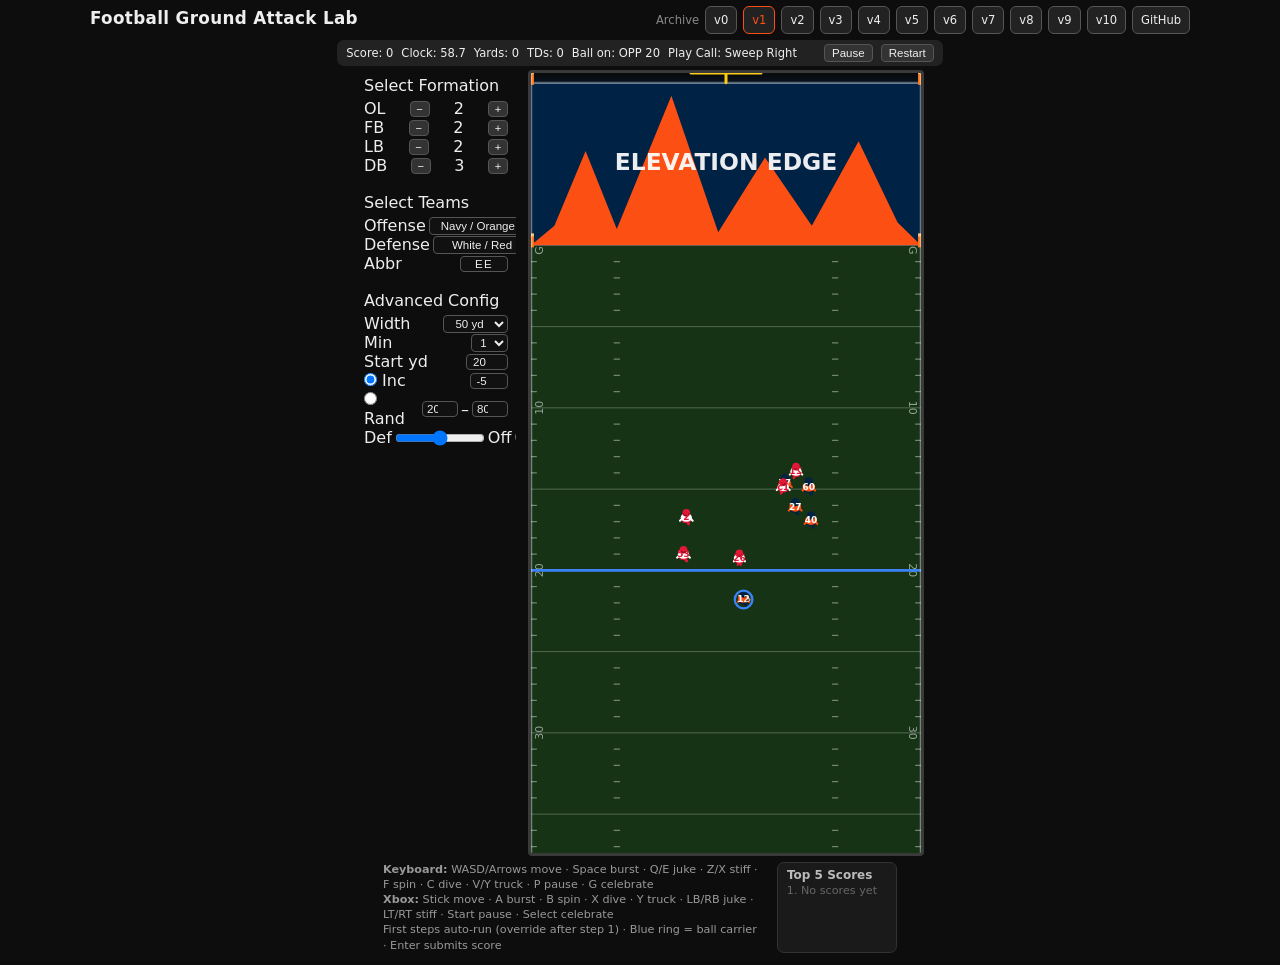
<file: archive/v1.html>
<!DOCTYPE html>
<html lang="en">
<head>
  <meta charset="UTF-8" />
  <meta name="viewport" content="width=device-width, initial-scale=1.0" />
  <title>Football Ground Attack Lab</title>
  <style>
    * { box-sizing: border-box; margin: 0; padding: 0; }
    body {
      background: #0d0d0d; color: #eee;
      font-family: system-ui, -apple-system, "Segoe UI", sans-serif;
      display: flex; flex-direction: column; align-items: center;
      min-height: 100vh; padding: 6px 8px 12px;
    }
    #mainWrap {
      display: flex; flex-direction: row; align-items: flex-start;
      gap: 12px; width: 100%; max-width: 1100px; justify-content: center;
    }

    #playCallPanel {
      min-width: 148px; max-width: 148px; width: 148px;
      white-space: nowrap; overflow: hidden; text-overflow: ellipsis;
    }
    #playCallName {
      display: inline-block; max-width: 90px;
      overflow: hidden; text-overflow: ellipsis; white-space: nowrap;
      vertical-align: bottom;
    }
    #sideControls {
      display: flex; flex-direction: column; gap: 6px;
      width: 160px; min-width: 150px; flex-shrink: 0;
      max-height: 78vh; overflow-y: auto;
      order: 0;
    }
    #canvasWrap {
      order: 1; flex: 0 1 auto;
    }
    #sideControls .panel {
      flex-direction: column; align-items: stretch;
      width: 100%; margin-bottom: 0; padding: 6px 8px;
      gap: 5px;
    }
    #sideControls .panel-title {
      text-align: left; margin-bottom: 4px;
    }
    #sideControls .setting {
      justify-content: space-between; width: 100%;
    }
    #canvasWrap {
      flex: 0 1 auto; overflow-x: auto; max-width: calc(100vw - 200px);
    }
    h1 { font-size: 1.05rem; margin-bottom: 3px; font-weight: 650; letter-spacing: 0.02em; }
    .row {
      display: flex; gap: 8px; margin-bottom: 4px; font-size: 0.72rem;
      background: #1a1a1a; padding: 4px 9px; border-radius: 7px;
      flex-wrap: wrap; justify-content: center; align-items: center;
    }
    #hud { background: #222; }
    #hud span { font-variant-numeric: tabular-nums; }
    #clock.red { color: #ef4444; font-weight: 700; }
    button, .btn {
      background: #333; color: #eee; border: 1px solid #555;
      border-radius: 4px; padding: 2px 7px; cursor: pointer; font-size: 0.72rem;
    }
    button:hover, .btn:hover { background: #444; }
    .setting { display: flex; align-items: center; gap: 3px; }
    .setting button { width: 20px; padding: 1px 0; font-size: 0.7rem; }
    input[type="number"], select, #teamAbbr {
      background: #111; color: #eee; border: 1px solid #555;
      border-radius: 4px; padding: 1px 4px; text-align: center; font-size: 0.72rem;
    }
    input[type="number"] { width: 42px; }
    #teamAbbr { width: 48px; letter-spacing: 0.12em; text-transform: uppercase; }
    select { width: auto; max-width: 110px; }
    canvas {
      background: #0a0a0a; border: 3px solid #3a3a3a; border-radius: 4px;
      display: block; max-width: 100%; box-shadow: 0 4px 18px rgba(0,0,0,0.55);
    }
    #side {
      display: flex; gap: 14px; margin-top: 6px; flex-wrap: wrap;
      justify-content: center; max-width: 820px; font-size: 0.7rem; color: #999;
    }
    #help { line-height: 1.35; max-width: 380px; }
    #scores {
      background: #1a1a1a; border: 1px solid #333; border-radius: 7px;
      padding: 5px 9px; min-width: 120px;
    }
    #scores h3 { color: #bbb; font-size: 0.75rem; margin-bottom: 2px; }
    #scores ol { padding-left: 14px; margin: 0; }
    #nameModal, #continueModal {
      display: none; position: fixed; inset: 0; background: rgba(0,0,0,0.78);
      align-items: center; justify-content: center; z-index: 100;
    }
    #nameModal.show, #continueModal.show { display: flex; }
    #nameBox, #continueBox {
      background: #222; padding: 16px 20px; border-radius: 10px; text-align: center;
      border: 1px solid #444;
    }
    #nameBox input { width: 70px; margin: 8px 0; font-size: 1.1rem; letter-spacing: 0.15em; text-transform: uppercase; }
    label { cursor: pointer; }
    .sep { width: 1px; height: 14px; background: #444; margin: 0 2px; }
    .lab-header {
      display: flex; width: 100%; max-width: 1100px; align-items: baseline;
      justify-content: space-between; gap: 12px; margin-bottom: 6px; flex-wrap: wrap;
    }
    .lab-versions {
      display: flex; flex-wrap: wrap; gap: 6px; align-items: center;
      font-size: 0.72rem; color: #888;
    }
    .lab-versions a {
      color: #eee; text-decoration: none; border: 1px solid #555;
      background: #222; border-radius: 6px; padding: 4px 8px;
      min-height: 28px; display: inline-flex; align-items: center;
    }
    .lab-versions a:hover,
    .lab-versions a[aria-current="page"] {
      border-color: #fb4f14; color: #fb4f14;
    }
  </style>
</head>
<body>
  <header class="lab-header">
    <h1>Football Ground Attack Lab</h1>
    <nav class="lab-versions" aria-label="Version archive">
      <span class="lab-versions-label">Archive</span>
      <a href="v0.html">v0</a>
      <a href="v1.html" aria-current="page">v1</a>
      <a href="v2.html">v2</a>
      <a href="v3/index.html">v3</a>
      <a href="v4/index.html">v4</a>
      <a href="v5/index.html">v5</a>
      <a href="v6-1/index.html">v6</a>
      <a href="v7/index.html">v7</a>
      <a href="v8/index.html">v8</a>
      <a href="v9/index.html">v9</a>
      <a href="../index.html">v10</a>
      <a href="https://github.com/elevation-edge-sports-data/football-ground-attack-lab">GitHub</a>
    </nav>
  </header>

  <div class="row" id="hud">
    <div class="stat-main">Score: <span id="score">0</span></div>
    <div class="stat-main">Clock: <span id="clock">1:00</span></div>
    <div class="stat-sub">Yards: <span id="totalYards">0</span></div>
    <div class="stat-sub">TDs: <span id="tdCount">0</span></div>
    <div class="stat-sub">Ball on: <span id="ballOn">OPP 20</span></div>
    <div id="playCallPanel"><span class="label">Play Call:</span> <span id="playCallName">—</span></div>
    <button id="pauseBtn">Pause</button>
    <button id="restartBtn">Restart</button>
  </div>

  <div id="mainWrap">
    <div id="sideControls">
      <div class="panel" id="formationPanel">
        <div class="panel-title">Select Formation</div>
        <div class="setting">OL <button id="olMinus">−</button><span id="olVal">2</span><button id="olPlus">+</button></div>
        <div class="setting">FB <button id="fbMinus">−</button><span id="fbVal">2</span><button id="fbPlus">+</button></div>
        <div class="setting">LB <button id="lbMinus">−</button><span id="lbVal">2</span><button id="lbPlus">+</button></div>
        <div class="setting">DB <button id="dbMinus">−</button><span id="dbVal">3</span><button id="dbPlus">+</button></div>
      </div>
      <div class="panel" id="teamsPanel">
        <div class="panel-title">Select Teams</div>
        <div class="setting">Offense <select id="offUniform"></select></div>
        <div class="setting">Defense <select id="defUniform"></select></div>
        <div class="setting">Abbr <input id="teamAbbr" maxlength="3" value="EE" /></div>
      </div>
      <div class="panel" id="configPanel">
        <div class="panel-title">Advanced Config</div>
        <div class="setting">Width <select id="widthSelect"></select></div>
        <div class="setting">Min <select id="minSelect">
          <option value="1" selected>1</option>
          <option value="2">2</option>
          <option value="3">3</option>
          <option value="4">4</option>
          <option value="5">5</option>
        </select></div>
        <div class="setting">Start yd <input type="number" id="startYardInput" value="20" min="1" max="99" /></div>
        <div class="setting">
          <label><input type="radio" name="postTdMode" value="increment" checked /> Inc</label>
          <input type="number" id="incrementInput" value="-5" style="width:38px" />
        </div>
        <div class="setting">
          <label><input type="radio" name="postTdMode" value="random" /> Rand</label>
          <input type="number" id="randMin" value="20" min="1" max="99" style="width:36px" />–
          <input type="number" id="randMax" value="80" min="1" max="99" style="width:36px" />
        </div>
        <div class="setting">
          <span>Def</span>
          <input type="range" id="advSlider" min="-5" max="5" value="0" step="1" style="width:90px" />
          <span>Off</span>
          <span id="advLabel">0</span>
        </div>
      </div>
    </div>

    <div id="canvasWrap">
      <canvas id="game" width="520" height="780"></canvas>
    </div>
  </div>

  <div id="side">
    <div id="help">
      <strong>Keyboard:</strong> WASD/Arrows move · Space burst · Q/E juke · Z/X stiff · F spin · C dive · V/Y truck · P pause · G celebrate<br>
      <strong>Xbox:</strong> Stick move · A burst · B spin · X dive · Y truck · LB/RB juke · LT/RT stiff · Start pause · Select celebrate<br>
      First steps auto-run (override after step 1) · Blue ring = ball carrier · Enter submits score
    </div>
    <div id="scores">
      <h3>Top 5 Scores</h3>
      <ol id="scoreList"></ol>
    </div>
  </div>

  <div id="nameModal">
    <div id="nameBox">
      <div>Time expired! Final score: <span id="finalScore">0</span></div>
      <div style="margin-top:6px">Team abbreviation:</div>
      <input id="nameInput" maxlength="3" value="EE" />
      <br>
      <button id="saveScoreBtn">Enter</button>
      <div style="margin-top:8px;font-size:0.75rem;color:#888">New game starts in <span id="autoStart">15</span>s</div>
    </div>
  </div>

  <div id="continueModal">
    <div id="continueBox">
      <div style="font-size:1rem;margin-bottom:10px">5 games complete</div>
      <div style="color:#aaa;margin-bottom:12px">Press Continue to keep playing</div>
      <button id="continueBtn" style="padding:6px 18px;font-size:0.9rem">Continue</button>
    </div>
  </div>

<script>
// =====================================================
// Football Ground Attack Lab  v1.1
// =====================================================

const canvas = document.getElementById('game');
const ctx = canvas.getContext('2d');

// ---------- UNIFORMS ----------
const UNIFORMS = [
  { id: 0, helmet: '#002244', jersey: '#FB4F14', pants: '#002244', number: '#FFFFFF', endPrimary: '#002244', endSecondary: '#FB4F14' },
  { id: 1, helmet: '#E31837', jersey: '#FFFFFF', pants: '#E31837', number: '#E31837', endPrimary: '#E31837', endSecondary: '#FFB81C' },
  { id: 2, helmet: '#4F2683', jersey: '#FFC62F', pants: '#4F2683', number: '#4F2683', endPrimary: '#4F2683', endSecondary: '#FFC62F' },
  { id: 3, helmet: '#0B2265', jersey: '#A71930', pants: '#0B2265', number: '#FFFFFF', endPrimary: '#0B2265', endSecondary: '#A71930' },
  { id: 4, helmet: '#101820', jersey: '#006778', pants: '#101820', number: '#D7A22A', endPrimary: '#101820', endSecondary: '#006778' },
  { id: 5, helmet: '#A5ACAF', jersey: '#000000', pants: '#A5ACAF', number: '#FFFFFF', endPrimary: '#000000', endSecondary: '#A5ACAF' },
  { id: 6, helmet: '#002244', jersey: '#002244', pants: '#C60C30', number: '#FFFFFF', endPrimary: '#002244', endSecondary: '#C60C30' },
  { id: 7, helmet: '#00338D', jersey: '#00338D', pants: '#C60C30', number: '#FFFFFF', endPrimary: '#00338D', endSecondary: '#C60C30' },
  { id: 8, helmet: '#311D00', jersey: '#FF3C00', pants: '#311D00', number: '#FFFFFF', endPrimary: '#311D00', endSecondary: '#FF3C00' },
  { id: 9, helmet: '#FFB612', jersey: '#000000', pants: '#000000', number: '#FFB612', endPrimary: '#000000', endSecondary: '#FFB612' },
  { id:10, helmet: '#AA0000', jersey: '#AA0000', pants: '#B3995D', number: '#FFFFFF', endPrimary: '#AA0000', endSecondary: '#B3995D' },
  { id:11, helmet: '#008E97', jersey: '#008E97', pants: '#FC4C02', number: '#FFFFFF', endPrimary: '#008E97', endSecondary: '#FC4C02' },
  { id:12, helmet: '#002C5F', jersey: '#002C5F', pants: '#A2AAAD', number: '#FFFFFF', endPrimary: '#002C5F', endSecondary: '#A2AAAD' },
  { id:13, helmet: '#203731', jersey: '#203731', pants: '#FFB612', number: '#FFFFFF', endPrimary: '#203731', endSecondary: '#FFB612' }
];
function kitLabel(u) {
  const labels = [
    'Navy / Orange', 'White / Red', 'Gold / Purple', 'Red / Navy',
    'Teal / Black', 'Black / Silver', 'Navy / Red', 'Blue / Red',
    'Orange / Brown', 'Black / Gold', 'Red / Gold', 'Teal / Orange',
    'Blue / Silver', 'Green / Gold'
  ];
  const id = u && u.id != null ? u.id : 0;
  return labels[id] || labels[0];
}

// ---------- NUMBER POOLS ----------
const NUM_POOLS = {
  QB:  [10, 18],
  FB:  [27, 40, 44, 45],
  HB:  [12, 13, 20, 21, 27, 30, 38, 22],
  DB:  [2, 9, 21, 29, 1, 23, 24, 26],
  LB:  [0, 15, 40, 49, 52, 53, 55],
  OL:  [60, 63, 66, 69, 72, 74, 77, 78]
};

// ---------- FIELD / GAME STATE ----------
let FIELD_WIDTH = 50;           // playable width in yards (user setting)
const REF_WIDTH = 50;
const BASE_CANVAS_H = 780;
// At FIELD_WIDTH=100 the field is square (width === height)
const PX_PER_YARD_X = BASE_CANVAS_H / 100;
let VISIBLE_YARDS = 48;
let SCALE_X = PX_PER_YARD_X;
let SCALE_Y = BASE_CANVAS_H / VISIBLE_YARDS;
function refreshScale() {
  FIELD_WIDTH = Math.max(5, Math.min(100, FIELD_WIDTH));
  canvas.width = Math.round(FIELD_WIDTH * PX_PER_YARD_X);
  canvas.height = BASE_CANVAS_H;
  SCALE_X = canvas.width / FIELD_WIDTH;
  SCALE_Y = canvas.height / VISIBLE_YARDS;
}
function fieldLeft() { return 0; }
function fieldRight() { return FIELD_WIDTH; }

let cameraY = 55;
let clock = 60.0;
let gameMinutes = 1;
let score = 0;
let totalYards = 0;
let tdCount = 0;
let playActive = true;
let paused = false;
let pauseTimer = 0;
let lastTime = performance.now();
let gamepadIndex = null;
let sessionOver = false;
let gamesPlayed = 0;
let controlSide = 'offense'; // defense control deferred

let numOL = 2;
let numFB = 2;
let numLBs = 2;
let numDBs = 3;

let pendingAdvantage = 0;
let activeAdvantage = 0;


let userStartYard = 20;
let postTdMode = 'increment';
let tdIncrement = -5;
let randMin = 20;
let randMax = 80;

let ballYard = 80;
let playStartYard = 80;
let driveStartYard = 80;   // original LOS of the current drive (for post-TD increment)

let rb = null;
let qb = null;
let blockers = [];
let defenders = [];

let offUni = 0;
let defUni = 1;

let assignedNums = { QB: [], FB: [], HB: [], OL: [], LB: [], DB: [] };

let currentPlay = null;
let preSnapTimer = 0;
let handoffDone = false;
let handoffProgress = 0;     // 0..1 during handoff animation
let celebrateTimer = 0;

let qbBlocks = true;
let logoFlip = 1;            // 1 or -1, randomized each game

let moveCooldown = 0;
let activeMove = null;
let moveTimer = 0;

let autoStartTimer = null;
let scriptSteps = [], scriptIndex = 0, scriptTimer = 0, scriptLocked = false;
let tackleAnim = null; // { timer, ox, oy, fx, fy, yards }
let autoStartRemaining = 15;

// ---------- PLAY DEFINITIONS ----------
// arrow: array of direction segments for tip-to-tail drawing
// for counter: first short step, then main angle
const OFF_PLAYS = [
  { id: 'diveL', name: 'Dive Left', arrow: [-0.25], blockStyle: 'tight', lockFirst: false,
    steps: [{ dx: -0.15, dy: 1, t: 0.18 }] },
  { id: 'diveR', name: 'Dive Right', arrow: [0.25], blockStyle: 'tight', lockFirst: false,
    steps: [{ dx: 0.15, dy: 1, t: 0.18 }] },
  { id: 'blastL', name: 'Blast Left', arrow: [-0.35], blockStyle: 'push', lockFirst: false,
    steps: [{ dx: -0.25, dy: 1, t: 0.20 }] },
  { id: 'blastR', name: 'Blast Right', arrow: [0.35], blockStyle: 'push', lockFirst: false,
    steps: [{ dx: 0.25, dy: 1, t: 0.20 }] },
  { id: 'sweepL', name: 'Sweep Left', arrow: [-1.15], blockStyle: 'wallL', lockFirst: false,
    steps: [{ dx: -0.9, dy: 0.5, t: 0.22 }] },
  { id: 'sweepR', name: 'Sweep Right', arrow: [1.15], blockStyle: 'wallR', lockFirst: false,
    steps: [{ dx: 0.9, dy: 0.5, t: 0.22 }] },
  { id: 'counterL', name: 'Counter Left', arrow: [0.7, -1.1], blockStyle: 'pullL', lockFirst: true,
    steps: [{ dx: 0.55, dy: 0.2, t: 0.20 }, { dx: -0.85, dy: 0.7, t: 0.22 }] },
  { id: 'counterR', name: 'Counter Right', arrow: [-0.7, 1.1], blockStyle: 'pullR', lockFirst: true,
    steps: [{ dx: -0.55, dy: 0.2, t: 0.20 }, { dx: 0.85, dy: 0.7, t: 0.22 }] }
];

const DEF_SCHEMES = [
  { id: 'base',     depthLB: 5.0, depthDB: 9.0, cluster: 'spread' },
  { id: 'tight',    depthLB: 4.2, depthDB: 8.0, cluster: 'middle' },
  { id: 'wide',     depthLB: 5.2, depthDB: 9.5, cluster: 'wide' },
  { id: 'shadeL',   depthLB: 4.6, depthDB: 8.5, cluster: 'left' },
  { id: 'shadeR',   depthLB: 4.6, depthDB: 8.5, cluster: 'right' },
  { id: 'press',    depthLB: 3.8, depthDB: 7.2, cluster: 'middle' },
  { id: 'soft',     depthLB: 6.2, depthDB: 11.0,cluster: 'spread' },
  { id: 'goalLine', depthLB: 3.6, depthDB: 6.2, cluster: 'middle' }
];

let currentScheme = DEF_SCHEMES[0];

// ---------- HELPERS ----------
function clamp(v, lo, hi) { return Math.max(lo, Math.min(hi, v)); }
function dist(a, b) { return Math.hypot(a.x - b.x, a.y - b.y); }
function randChoice(arr) { return arr[Math.floor(Math.random() * arr.length)]; }
function shuffle(arr) {
  for (let i = arr.length - 1; i > 0; i--) {
    const j = Math.floor(Math.random() * (i + 1));
    [arr[i], arr[j]] = [arr[j], arr[i]];
  }
  return arr;
}

function userToAbsolute(userYd) { return 100 - clamp(userYd, 1, 99); }
function absoluteToUser(abs) { return clamp(Math.round(100 - abs), 1, 99); }
function yardLabel(y) {
  if (y >= 100) return 'TD';
  if (y <= 0) return 'OWN G';
  const u = absoluteToUser(y);
  return (y >= 50 ? 'OPP ' : 'OWN ') + u;
}

function formatClock(t) {
  if (t >= 60) {
    const m = Math.floor(t / 60);
    const s = Math.floor(t % 60);
    return m + ':' + String(s).padStart(2, '0');
  }
  return t.toFixed(1);
}

function setStatus(t) {
  const el = document.getElementById('status');
  if (el) el.textContent = t;
}
function updateBallOn() { document.getElementById('ballOn').textContent = yardLabel(ballYard); }

function toScreenY(absY) { return (cameraY - absY) * SCALE_Y + canvas.height * 0.55; }

function updateCamera() {
  if (!rb) return;
  let cam = rb.y + 6;
  // Endzones are 10 yards: field is -10..110. Keep both endzone backs near screen edges when close.
  const half = VISIBLE_YARDS * 0.48;
  cam = clamp(cam, -10 + half, 110 - half);
  cameraY = cam;
}

function offMult() { return 1 + activeAdvantage * 0.06; }
function defMult() { return 1 - activeAdvantage * 0.05; }


function syncAbbrFromOffense() {
  const el = document.getElementById('teamAbbr');
  if (el && !el.value) el.value = 'EE';
  const ni = document.getElementById('nameInput');
  if (ni && !ni.value) ni.value = 'EE';
}

function getTeamAbbr() {
  const el = document.getElementById('teamAbbr');
  if (!el) return 'EE';
  const v = (el.value || 'EE').toUpperCase().replace(/[^A-Z]/g, '').slice(0, 3);
  el.value = v || 'EE';
  return el.value;
}

// ---------- NUMBER MANAGEMENT ----------
function redrawNumbersForGroup(group, count) {
  const pool = shuffle([...NUM_POOLS[group]]);
  assignedNums[group] = pool.slice(0, count);
  return assignedNums[group];
}

function refreshAllNumbers() {
  redrawNumbersForGroup('QB', 1);
  redrawNumbersForGroup('HB', 1);
  redrawNumbersForGroup('FB', numFB);
  redrawNumbersForGroup('OL', numOL);
  redrawNumbersForGroup('LB', numLBs);
  redrawNumbersForGroup('DB', numDBs);
}

// Adjust count while keeping existing numbers when possible
function adjustNumbersForGroup(group, count) {
  const pool = [...NUM_POOLS[group]];
  const current = assignedNums[group] || [];
  const keep = current.filter(n => pool.includes(n));
  const used = new Set(keep);
  const result = [...keep];
  const available = shuffle(pool.filter(n => !used.has(n)));
  while (result.length < count && available.length) {
    result.push(available.pop());
  }
  while (result.length > count) {
    result.splice(Math.floor(Math.random() * result.length), 1);
  }
  assignedNums[group] = result;
}

// ---------- ENTITY CREATION ----------
function getUni(side) {
  return UNIFORMS[side === 'off' ? offUni : defUni];
}

function createPlayer(x, y, group, numIdx, side, typeExtra = null) {
  const uni = getUni(side);
  const nums = assignedNums[group];
  const number = nums[numIdx] !== undefined ? nums[numIdx] : 0;
  return {
    x, y,
    radius: group === 'OL' ? 0.95 : (group === 'FB' ? 0.9 : 0.85),
    speed: group === 'OL' ? 6.8 : (group === 'FB' ? 7.4 : (group === 'QB' ? 7.2 : 9.0)),
    baseSpeed: 0,
    color: uni.jersey,
    helmet: uni.helmet,
    pants: uni.pants,
    numColor: uni.number,
    number,
    group,
    side,
    active: true,
    type: typeExtra,
    slowed: 0,
    hasBall: false, facing: -Math.PI / 2, vx: 0, vy: 0, routePhase: 0
  };
}

function createRB(behindLos) {
  const p = createPlayer((fieldLeft() + FIELD_WIDTH / 2), behindLos, 'HB', 0, 'off');
  p.speed = 9.0;
  p.sprintMultiplier = 1.38;
  p.hasBall = false; // receives on handoff
  return p;
}

function createQB(x, y) {
  const p = createPlayer(x, y, 'QB', 0, 'off');
  p.speed = 7.2;
  p.isQB = true;
  p.hasBall = true; // starts with ball
  return p;
}

// ---------- PLAY & SCHEME ----------
function choosePlay() {
  let pool = OFF_PLAYS;
  // No counters inside opponent 5-yard line
  if (playStartYard >= 95 || ballYard >= 95) {
    pool = OFF_PLAYS.filter(p => !p.id.startsWith('counter'));
  }
  currentPlay = randChoice(pool);
  preSnapTimer = 0.75;
  handoffDone = false;
  handoffProgress = 0;
  scriptSteps = (currentPlay.steps || []).map(s => ({ ...s }));
  scriptIndex = 0; scriptTimer = 0;
  scriptLocked = !!currentPlay.lockFirst;
  const pc = document.getElementById('playCallName');
  if (pc) pc.textContent = currentPlay.name;
}

function chooseScheme() {
  // Goal-line when close to endzone
  if (playStartYard >= 96) {
    currentScheme = DEF_SCHEMES.find(s => s.id === 'goalLine');
  } else {
    // Bias toward soft/base so fewer TFL / negative plays
    const pool = DEF_SCHEMES.filter(s => s.id !== 'goalLine');
    const weights = pool.map(s => s.id === 'soft' || s.id === 'base' || s.id === 'wide' ? 2 : 1);
    let total = weights.reduce((a,b)=>a+b,0), r = Math.random()*total, acc = 0;
    currentScheme = pool[pool.length-1];
    for (let i = 0; i < pool.length; i++) {
      acc += weights[i];
      if (r <= acc) { currentScheme = pool[i]; break; }
    }
  }
}

// ---------- PLACEMENT ----------
function placeEntitiesForNewPlay() {
  activeAdvantage = pendingAdvantage;

  choosePlay();
  chooseScheme();
  tackleAnim = null;

  // RB always starts behind LOS
  const behind = playStartYard - (1.6 + Math.random() * 1.8);
  rb = createRB(behind);
  rb.x = (fieldLeft() + FIELD_WIDTH / 2) + (Math.random() - 0.5) * 1.4;

  // No QB — RB has the ball from the snap
  qb = null;
  rb.hasBall = true;
  handoffDone = true;
  handoffProgress = 1;

  blockers = [];
  for (let i = 0; i < numOL; i++) {
    const spread = (i - (numOL - 1) / 2) * 2.6;
    const b = createPlayer((fieldLeft() + FIELD_WIDTH / 2) + spread, playStartYard + 1.7, 'OL', i, 'off');
    b.speed = 6.9;
    blockers.push(b);
  }
  for (let i = 0; i < numFB; i++) {
    const offset = (i - (numFB - 1) / 2) * 2.0;
    const b = createPlayer((fieldLeft() + FIELD_WIDTH / 2) + offset, playStartYard + 0.4, 'FB', i, 'off');
    b.speed = 7.5;
    blockers.push(b);
  }

  defenders = [];
  const sch = currentScheme;
  const mid = (fieldLeft() + FIELD_WIDTH / 2);

  function clusterX(i, n, mode) {
    if (n <= 1) return mid;
    const t = i / (n - 1);
    if (mode === 'middle') return mid + (t - 0.5) * FIELD_WIDTH * 0.26;
    if (mode === 'wide')   return mid + (t - 0.5) * FIELD_WIDTH * 0.76;
    if (mode === 'left')   return mid - FIELD_WIDTH * 0.22 + t * FIELD_WIDTH * 0.36;
    if (mode === 'right')  return mid - FIELD_WIDTH * 0.14 + t * FIELD_WIDTH * 0.36;
    return mid + (t - 0.5) * FIELD_WIDTH * 0.60;
  }

  // Goal-line: tighter and more compact
  const compact = sch.id === 'goalLine';
  const depthScale = compact ? 0.85 : 1;

  for (let i = 0; i < numLBs; i++) {
    const x = clusterX(i, numLBs, sch.cluster) + (Math.random() - 0.5) * (compact ? 0.6 : 1.3);
    const y = playStartYard + sch.depthLB * depthScale + (Math.random() - 0.5) * 0.9;
    const d = createPlayer(x, y, 'LB', i, 'def', 'LB');
    d.baseSpeed = 8.15;
    d.speed = d.baseSpeed;
    defenders.push(d);
  }
  for (let i = 0; i < numDBs; i++) {
    const x = clusterX(i, numDBs, sch.cluster) + (Math.random() - 0.5) * (compact ? 0.8 : 1.6);
    const y = playStartYard + sch.depthDB * depthScale + (Math.random() - 0.5) * 1.2;
    const d = createPlayer(x, y, 'DB', i, 'def', 'DB');
    d.baseSpeed = 8.75;
    d.speed = d.baseSpeed;
    defenders.push(d);
  }

  // reset block-push meters
  defenders.forEach(d => { d._pushYards = 0; });
  updateCamera();
}

// ---------- INPUT ----------
const keys = {};
window.addEventListener('keydown', e => {
  keys[e.key.toLowerCase()] = true;
  if (['arrowup','arrowdown','arrowleft','arrowright',' '].includes(e.key.toLowerCase())) e.preventDefault();
});
window.addEventListener('keyup', e => { keys[e.key.toLowerCase()] = false; });
function isDown(k) { return !!keys[k]; }

window.addEventListener('gamepadconnected', e => {
  gamepadIndex = e.gamepad.index;
  setStatus('Controller connected');
});
window.addEventListener('gamepaddisconnected', () => { gamepadIndex = null; });

function getInput() {
  let dx = 0, dy = 0;
  let sprint = false, spin = false, dive = false, truck = false;
  let jukeL = false, jukeR = false, stiffL = false, stiffR = false;
  let celebrate = false, pausePress = false;

  // Keyboard
  if (isDown('arrowleft')  || isDown('a')) dx -= 1;
  if (isDown('arrowright') || isDown('d')) dx += 1;
  if (isDown('arrowup')    || isDown('w')) dy += 1;
  if (isDown('arrowdown')  || isDown('s')) dy -= 1;
  if (isDown(' ')) sprint = true;
  if (isDown('f')) spin = true;
  if (isDown('c')) dive = true;
  if (isDown('v') || isDown('y')) truck = true;
  if (isDown('q')) jukeL = true;
  if (isDown('e')) jukeR = true;
  if (isDown('z')) stiffL = true;
  if (isDown('x')) stiffR = true;
  if (isDown('g')) celebrate = true;
  if (isDown('p') || isDown('escape')) pausePress = true;

  // Xbox / standard gamepad — scan every frame (more reliable than only using connected event)
  const pads = navigator.getGamepads ? navigator.getGamepads() : [];
  let gp = null;
  if (gamepadIndex !== null && pads[gamepadIndex]) gp = pads[gamepadIndex];
  if (!gp) {
    for (let i = 0; i < pads.length; i++) {
      if (pads[i]) { gp = pads[i]; gamepadIndex = i; break; }
    }
  }
  if (gp) {
    const dead = 0.18;
    // Left stick
    if (Math.abs(gp.axes[0]) > dead) dx = gp.axes[0];
    if (Math.abs(gp.axes[1]) > dead) dy = -gp.axes[1];
    const btn = (i) => gp.buttons[i] && (gp.buttons[i].pressed || gp.buttons[i].value > 0.4);
    // A=0 burst, B=1 spin, X=2 dive, Y=3 truck
    if (btn(0)) sprint = true;
    if (btn(1)) spin = true;
    if (btn(2)) dive = true;
    if (btn(3)) truck = true;
    // LB=4 juke L, RB=5 juke R
    if (btn(4)) jukeL = true;
    if (btn(5)) jukeR = true;
    // LT=6 / RT=7 as buttons, or axes on some browsers
    if (btn(6) || (gp.axes[2] !== undefined && gp.axes[2] > 0.4)) stiffL = true;
    if (btn(7) || (gp.axes[5] !== undefined && gp.axes[5] > 0.4)) stiffR = true;
    // Select/Back=8 celebrate, Start=9 pause
    if (btn(8)) celebrate = true;
    if (btn(9)) pausePress = true;
  }

  const mag = Math.hypot(dx, dy);
  if (mag > 1) { dx /= mag; dy /= mag; }
  return { dx, dy, sprint, spin, dive, truck, jukeL, jukeR, stiffL, stiffR, celebrate, pausePress };
}

function separate(group, minDist) {
  for (let i = 0; i < group.length; i++) {
    for (let j = i + 1; j < group.length; j++) {
      const a = group[i], b = group[j];
      if (!a.active || !b.active) continue;
      const d = dist(a, b);
      if (d < minDist && d > 0.01) {
        const overlap = (minDist - d) * 0.5;
        const ang = Math.atan2(b.y - a.y, b.x - a.x);
        a.x -= Math.cos(ang) * overlap;
        a.y -= Math.sin(ang) * overlap;
        b.x += Math.cos(ang) * overlap;
        b.y += Math.sin(ang) * overlap;
      }
    }
  }
}

// ---------- GAME FLOW ----------
function chooseNextStartAfterTD() {
  if (postTdMode === 'random') {
    const lo = Math.min(randMin, randMax);
    const hi = Math.max(randMin, randMax);
    return userToAbsolute(lo + Math.random() * (hi - lo));
  }
  // Increment relative to the *drive start*, not the last play
  const driveUser = absoluteToUser(driveStartYard);
  const nextUser = clamp(driveUser - tdIncrement, 1, 99);
  return userToAbsolute(nextUser);
}

function endPlay(reason, yardsGained, forcedBallYard = null) {
  playActive = false;
  pauseTimer = 0.55;
  const yg = Math.min(45, yardsGained);
  if (forcedBallYard !== null) ballYard = forcedBallYard;
  else ballYard = Math.max(0, Math.min(100, playStartYard + yg));
  totalYards += Math.max(0, yg);
  updateBallOn();
  setStatus(reason);
}

function clearAutoStart() {
  if (autoStartTimer) {
    clearInterval(autoStartTimer);
    autoStartTimer = null;
  }
}

function fullRestart(preserveSettings = true) {
  clearAutoStart();
  document.getElementById('nameModal').classList.remove('show');

  // Always read current UI values so settings persist
  userStartYard = clamp(parseInt(document.getElementById('startYardInput').value, 10) || 20, 1, 99);
  tdIncrement = parseInt(document.getElementById('incrementInput').value, 10) || -5;
  randMin = clamp(parseInt(document.getElementById('randMin').value, 10) || 20, 1, 99);
  randMax = clamp(parseInt(document.getElementById('randMax').value, 10) || 80, 1, 99);
  postTdMode = document.querySelector('input[name="postTdMode"]:checked').value;
  gameMinutes = parseInt(document.getElementById('minSelect').value, 10) || 1;
  qbBlocks = false;
  FIELD_WIDTH = parseInt(document.getElementById('widthSelect').value, 10) || 50;
  refreshScale();
  refreshScale();

  // Randomize BOTH uniforms each new game
  offUni = randChoice(UNIFORMS.map(u => u.id));
  let candidates = UNIFORMS.map(u => u.id).filter(id => id !== offUni);
  defUni = randChoice(candidates);
  rebuildUniformSelects();
  syncAbbrFromOffense();

  // Random logo orientation each new game
  logoFlip = Math.random() < 0.5 ? 1 : -1;

  // Full number redraw on new game
  refreshAllNumbers();

  clock = gameMinutes * 60;
  score = 0; totalYards = 0; tdCount = 0;
  ballYard = userToAbsolute(userStartYard);
  playStartYard = ballYard;
  driveStartYard = ballYard;
  sessionOver = false; playActive = true; paused = false; pauseTimer = 0;
  activeMove = null; moveTimer = 0; moveCooldown = 0; celebrateTimer = 0;
  document.getElementById('pauseBtn').textContent = 'Pause';
  placeEntitiesForNewPlay();
  updateBallOn();
  setStatus('Ready');
  updateHUD();
}

function updateHUD() {
  document.getElementById('score').textContent = score;
  document.getElementById('totalYards').textContent = totalYards;
  document.getElementById('tdCount').textContent = tdCount;
  const gp = document.getElementById('gamesPlayed'); if (gp) gp.textContent = gamesPlayed;
  const clockEl = document.getElementById('clock');
  clockEl.textContent = formatClock(clock);
  if (clock <= 10) clockEl.classList.add('red');
  else clockEl.classList.remove('red');
}

// ---------- UPDATE ----------
function update(dt) {
  controlSide = 'offense'; // defense control deferred
  if (sessionOver || paused) return;

  if (!playActive) {
    pauseTimer -= dt;
    if (pauseTimer <= 0) {
      playActive = true;
      pauseTimer = 0;
      tackleAnim = null;
      playStartYard = ballYard;
      // After TD we already set driveStartYard in the TD handler
      try {
        placeEntitiesForNewPlay();
        setStatus(currentPlay ? currentPlay.name : 'Play');
      } catch (err) {
        console.error('placeEntitiesForNewPlay failed', err);
        setStatus('Error — Restart');
      }
    }
    return;
  }

  clock -= dt;
  if (clock <= 0) {
    clock = 0; sessionOver = true; playActive = false; gamesPlayed = (gamesPlayed || 0) + 1;
    document.getElementById('finalScore').textContent = score;
    document.getElementById('nameInput').value = getTeamAbbr();
    document.getElementById('nameModal').classList.add('show'); document.getElementById('nameInput').focus();
    setStatus('Game Over');
    // Auto-start countdown
    autoStartRemaining = 15;
    document.getElementById('autoStart').textContent = autoStartRemaining;
    clearAutoStart();
    autoStartTimer = setInterval(() => {
      autoStartRemaining -= 1;
      document.getElementById('autoStart').textContent = autoStartRemaining;
      if (autoStartRemaining <= 0) {
        clearAutoStart();
        // use whatever is in the input
        const name = (document.getElementById('nameInput').value || getTeamAbbr()).toUpperCase().slice(0, 3);
        tryAddScore(name, score);
        if (typeof gamesPlayed !== 'undefined' && gamesPlayed >= 5) {
          document.getElementById('nameModal').classList.remove('show');
          document.getElementById('continueModal').classList.add('show');
        } else {
          fullRestart(true);
        }
      }
    }, 1000);
    return;
  }

  if (preSnapTimer > 0) preSnapTimer -= dt;

  const inp = getInput();

  if (celebrateTimer > 0) celebrateTimer -= dt;
  if (inp.celebrate && celebrateTimer <= 0) {
    celebrateTimer = 1.2;
    setStatus('Showboat!');
  }

  if (moveCooldown > 0) moveCooldown -= dt;
  if (moveTimer > 0) {
    moveTimer -= dt;
    if (moveTimer <= 0) activeMove = null;
  }

  // Handoff / pitch animation
  if (!handoffDone) {
    handoffProgress += dt / 0.55;
    if (handoffProgress >= 1) {
      handoffDone = true;
      handoffProgress = 1;
      if (qb) qb.hasBall = false;
      if (rb) rb.hasBall = true;
    } else {
      // animate ball transfer (visual only; positions move slightly toward each other)
      if (qb && rb) {
        const t = handoffProgress;
        // slight approach
        const mx = (qb.x + rb.x) / 2;
        const my = (qb.y + rb.y) / 2;
        qb.x += (mx - qb.x) * 0.08;
        qb.y += (my - qb.y) * 0.08;
        rb.x += (mx - rb.x) * 0.06;
        rb.y += (my - rb.y) * 0.06;
      }
    }
  }

  // Special moves only after handoff
  if (controlSide === 'offense' && moveCooldown <= 0 && handoffDone) {
    if (inp.spin)      { activeMove = 'spin';   moveTimer = 0.38; moveCooldown = 1.1; }
    else if (inp.jukeL) { activeMove = 'jukeL'; moveTimer = 0.28; moveCooldown = 0.75; }
    else if (inp.jukeR) { activeMove = 'jukeR'; moveTimer = 0.28; moveCooldown = 0.75; }
    else if (inp.stiffL){ activeMove = 'stiffL';moveTimer = 0.45; moveCooldown = 0.95; }
    else if (inp.stiffR){ activeMove = 'stiffR';moveTimer = 0.45; moveCooldown = 0.95; }
    else if (inp.dive)  { activeMove = 'dive';  moveTimer = 0.55; moveCooldown = 1.3; }
    else if (inp.truck) { activeMove = 'truck'; moveTimer = 0.85; moveCooldown = 0.9; }
  }

  // RB movement: scripted first steps + user override + control side
  if (rb && (handoffDone || handoffProgress > 0.4)) {
    let spd = rb.speed * offMult();
    const gained = rb.y - playStartYard;
    if (gained > 8 && handoffDone) spd *= 1.0 + Math.min(0.12, (gained - 8) * 0.008);
    let useScript = scriptIndex < scriptSteps.length;
    let sdx = 0, sdy = 0;
    if (useScript) {
      const step = scriptSteps[scriptIndex];
      sdx = step.dx; sdy = step.dy;
      scriptTimer += dt;
      const canOverride = scriptIndex > 0 || !scriptLocked;
      if (canOverride && controlSide === 'offense' && (Math.abs(inp.dx) > 0.15 || Math.abs(inp.dy) > 0.15)) {
        scriptIndex = scriptSteps.length;
        useScript = false;
      } else if (scriptTimer >= step.t) {
        scriptTimer = 0;
        scriptIndex++;
      }
    }
    if (controlSide === 'offense') {
      if (inp.sprint) spd *= (rb.sprintMultiplier || 1.38);
      let extraDx = 0, extraDy = 0;
      if (activeMove === 'jukeL') { extraDx = -4.5; spd *= 0.7; }
      if (activeMove === 'jukeR') { extraDx = 4.5; spd *= 0.7; }
      if (activeMove === 'spin') { spd *= 1.15; extraDx = (Math.random() - 0.5) * 2; }
      if (activeMove === 'dive') { extraDy = 3.2; spd *= 0.55; }
      if (activeMove === 'truck') { spd *= 1.05; }
      if (useScript) { rb.vx = sdx * spd; rb.vy = sdy * spd; }
      else { rb.vx = inp.dx * spd + extraDx; rb.vy = inp.dy * spd + extraDy; }
    } else {
      // AI RB follows script then upfield
      if (useScript) { rb.vx = sdx * spd; rb.vy = sdy * spd; }
      else { rb.vx = 0; rb.vy = spd * 0.85; }
    }
    rb.x += (rb.vx || 0) * dt;
    rb.y += (rb.vy || 0) * dt;
    // no x clamp — OOB allowed past sidelines
    if (Math.hypot(rb.vx || 0, rb.vy || 0) > 0.5) rb.facing = Math.atan2(rb.vy, rb.vx);

    // Immediate OOB check after movement (before other systems push RB back)
    if (rb.x <= fieldLeft() + 0.15 || rb.x >= fieldRight() - 0.15) {
      const yg = Math.max(0, Math.round(rb.y - playStartYard));
      endPlay('Out of bounds', yg);
      if (yg > 0) score += yg;
      if (yg >= 10) score += 10;
      return;
    }

    // Prevent RB phasing through OL/FB (but don't push back onto field near edges)
    blockers.forEach(b => {
      if (!b.active) return;
      const minD = rb.radius + b.radius - 0.05;
      const dd = dist(rb, b);
      if (dd < minD && dd > 0.01) {
        const ang = Math.atan2(rb.y - b.y, rb.x - b.x);
        const push = (minD - dd) * 0.85;
        const newX = rb.x + Math.cos(ang) * push;
        // Don't push RB back inward if they're trying to go OOB
        if (newX > fieldLeft() + 0.2 && newX < fieldRight() - 0.2) {
          rb.x = newX;
        } else {
          rb.x = newX; // allow OOB
        }
        rb.y += Math.sin(ang) * push * 0.5;
        b.x -= Math.cos(ang) * push * 0.35;
      }
    });

  }

  // Controlled defender when playing defense
  let controlledDef = null;
  if (controlSide === 'defense' && defenders.length) {
    controlledDef = defenders.reduce((best, d) => !best || dist(d, rb) < dist(best, rb) ? d : best, null);
  }

  // QB behavior
  if (qb && qb.active) {
    if (!handoffDone) {
      // already handling approach in handoff
    } else if (qbBlocks) {
      // full blocking ability
      let nearest = null, nd = 99;
      defenders.forEach(d => {
        const dd = dist(qb, d);
        if (dd < nd) { nd = dd; nearest = d; }
      });
      if (nearest) {
        const ang = Math.atan2(nearest.y - qb.y, nearest.x - qb.x);
        qb.x += Math.cos(ang) * qb.speed * offMult() * dt;
        qb.y += Math.sin(ang) * qb.speed * offMult() * dt;
      }
    } else {
      qb.y -= 1.5 * dt;
    }
  }

  // Blockers
  const style = currentPlay ? currentPlay.blockStyle : 'tight';
  const fl = fieldLeft(), fr = fieldRight(), midX = (fl + fr) / 2;
  blockers.forEach((b, idx) => {
    if (!b.active) return;
    const nB = blockers.length;
    // Base lane: spread evenly across playable width near center
    const laneT = nB <= 1 ? 0.5 : idx / (nB - 1); // 0..1
    let targetX = fl + FIELD_WIDTH * (0.28 + laneT * 0.44); // stay in middle 44% band by default
    let targetY = Math.max(playStartYard + 2.8, b.y);

    if (style === 'wallL') {
      // Sweep left: whole line flows to left sideline then upfield
      targetX = fl + FIELD_WIDTH * (0.08 + laneT * 0.22);
      targetY = Math.max(playStartYard + 2.5 + laneT * 1.5, b.y);
      // lead blockers get further upfield
      if (laneT < 0.4) targetY = Math.max(targetY, playStartYard + 5);
    } else if (style === 'wallR') {
      // Sweep right: whole line flows to right sideline then upfield
      targetX = fl + FIELD_WIDTH * (0.70 + laneT * 0.22);
      targetY = Math.max(playStartYard + 2.5 + (1 - laneT) * 1.5, b.y);
      if (laneT > 0.6) targetY = Math.max(targetY, playStartYard + 5);
    } else if (style === 'pullL') {
      if (idx === 0) {
        if (!b.routePhase) b.routePhase = 0;
        if (b.routePhase === 0) {
          targetX = midX - 2 - idx;
          targetY = playStartYard + 1.2;
          if (b.x < midX - 1) b.routePhase = 1;
        } else {
          targetX = rb.x - 2.5;
          targetY = Math.max(rb.y + 2.5, playStartYard + 3);
        }
      } else {
        targetX = fl + FIELD_WIDTH * (0.35 + (laneT) * 0.25);
        targetY = Math.max(playStartYard + 3.5, rb.y + 2);
      }
    } else if (style === 'pullR') {
      if (idx === 0) {
        if (!b.routePhase) b.routePhase = 0;
        if (b.routePhase === 0) {
          targetX = midX + 2 + idx;
          targetY = playStartYard + 1.2;
          if (b.x > midX + 1) b.routePhase = 1;
        } else {
          targetX = rb.x + 2.5;
          targetY = Math.max(rb.y + 2.5, playStartYard + 3);
        }
      } else {
        targetX = fl + FIELD_WIDTH * (0.40 + laneT * 0.25);
        targetY = Math.max(playStartYard + 3.5, rb.y + 2);
      }
    } else if (style === 'push') {
      targetX = fl + FIELD_WIDTH * (0.30 + laneT * 0.40);
      targetY = Math.max(playStartYard + 5, rb.y + 3.5, b.y);
    } else {
      // tight: compact pocket ahead of LOS
      targetX = midX + (laneT - 0.5) * Math.min(FIELD_WIDTH * 0.35, nB * 2.4);
      targetY = Math.max(playStartYard + 3.2, rb.y + 2.5, b.y);
    }

    // Engage nearby defender without abandoning sweep lane
    let nearest = null, nd = 5.0;
    defenders.forEach(d => {
      if (d.y < playStartYard - 1) return;
      if (style === 'wallL' && d.x > midX + 2) return;
      if (style === 'wallR' && d.x < midX - 2) return;
      const dd = dist(b, d);
      if (dd < nd) { nd = dd; nearest = d; }
    });
    if (nearest && nd < 4.5) {
      if (style === 'wallL' || style === 'wallR') {
        targetX = targetX * 0.55 + nearest.x * 0.45;
        targetY = Math.max(targetY, nearest.y + 1.2, playStartYard + 2.5);
      } else {
        targetX = nearest.x * 0.55 + b.x * 0.25;
        targetY = Math.max(nearest.y + 1.5, playStartYard + 2.5, b.y);
      }
    }

    const ang = Math.atan2(targetY - b.y, targetX - b.x);
    let spd = b.speed * offMult();
    if (style === 'wallL' || style === 'wallR') spd *= 1.12;
    b.x += Math.cos(ang) * spd * dt;
    b.y += Math.sin(ang) * spd * dt;
    b.facing = ang;
    if (b.y < playStartYard - 0.8) b.y = playStartYard - 0.8;
    b.x = clamp(b.x, fl + 1.0, fr - 1.0);
  });

  // Block collisions — drive downfield with taper; shed when between OL and RB
  blockers.forEach(b => {
    if (!b.active) return;
    defenders.forEach(d => {
      const gap = b.radius + d.radius + 0.12;
      const dd = dist(b, d);
      if (dd < gap) {
        if (d._pushYards == null) d._pushYards = 0;
        // Defender is "inside" (between blocker and ballcarrier) if closer to RB than blocker is
        const dToRb = dist(d, rb);
        const bToRb = dist(b, rb);
        const between = dToRb < bToRb - 0.3 || (d.y > b.y && d.y < rb.y);
        const taper = Math.max(0.05, 1 / (1 + d._pushYards * 0.28));
        if (between) {
          // Not sticky: brief slow, lateral separation, defender can continue to RB
          d.slowed = Math.max(d.slowed, 0.18);
          const side = Math.sign(d.x - b.x) || (Math.random() < 0.5 ? 1 : -1);
          d.x += side * 0.22;
          b.x -= side * 0.08;
          // small downfield nudge only
          d.y += 0.04 * taper;
        } else {
          // FBs hit harder / stickier than OL
          const fbBoost = (b.group === 'FB') ? 1.55 : 1.0;
          d.slowed = Math.max(d.slowed, 0.42 * fbBoost);
          const push = Math.min((gap - dd + 0.08) * 0.26 * taper * fbBoost, 0.18 * taper * fbBoost);
          d.y += push;
          d.x += (d.x - b.x) * 0.05 * taper;
          d._pushYards += push;
          b.y -= push * 0.1;
        }
      }
    });
  });

  // QB block (weaker than OL)
  if (qb && qb.active && qbBlocks && handoffDone) {
    defenders.forEach(d => {
      if (dist(qb, d) < qb.radius + d.radius + 0.1) {
        d.slowed = Math.max(d.slowed, 0.28);
        d.y += 0.12;
        d.x += (d.x - qb.x) * 0.04;
      }
    });
  }

  // Stiff / truck
  if (activeMove === 'stiffL' || activeMove === 'stiffR' || activeMove === 'truck') {
    let nearest = null, nd = 3.2;
    defenders.forEach(d => {
      const dd = dist(rb, d);
      if (dd < nd) { nd = dd; nearest = d; }
    });
    if (nearest) {
      nearest.slowed = Math.max(nearest.slowed, activeMove === 'truck' ? 0.7 : 0.5);
      const push = activeMove === 'truck' ? 2.8 : 2.1;
      const ang = Math.atan2(nearest.y - rb.y, nearest.x - rb.x);
      nearest.x += Math.cos(ang) * push * dt * 8;
      nearest.y += Math.sin(ang) * push * dt * 8;
    }
  }

  separate(blockers, 1.9);
  separate(defenders, 1.9);

  // Defender pursuit
  defenders.forEach((d, di) => {
    if (d.slowed > 0) {
      d.speed = d.baseSpeed * 0.45 * defMult();
      d.slowed -= dt;
    } else {
      d.speed = d.baseSpeed * defMult();
    }

    const distToRb = dist(d, rb);
    const trail = rb.y - d.y; // positive = RB is downfield of defender
    const isDB = d.group === 'DB';

    // Trailing defenders lose a bit of juice (open-field runs possible)
    if (trail > 5) {
      const fade = isDB ? 0.022 : 0.04;
      d.speed *= Math.max(isDB ? 0.82 : 0.70, 1 - (trail - 5) * fade);
    }

    // CLOSE: commit to tackle
    if (distToRb < 3.6) {
      const ang = Math.atan2(rb.y - d.y, rb.x - d.x);
      const commitSpd = d.speed * (distToRb < 2.2 ? 1.08 : 1.0);
      let mx = Math.cos(ang) * commitSpd * dt;
      let my = Math.sin(ang) * commitSpd * dt;
      const step = Math.hypot(mx, my);
      const maxStep = 0.42;
      if (step > maxStep) { mx *= maxStep / step; my *= maxStep / step; }
      d.x += mx; d.y += my;
      d.facing = ang;
      d.x = clamp(d.x, fieldLeft() + 0.8, fieldRight() - 0.8);
      return;
    }

    // LONG YARDAGE / CHASE: smarter cutoff angles (esp. DBs)
    let tx, ty;
    const longChase = trail > 5 || (rb.y - playStartYard) > 15;
    if (longChase && (isDB || Math.random() < 0.35)) {
      // Aim ahead of RB along his velocity (intercept point)
      const look = isDB ? 0.55 + Math.min(0.5, trail * 0.04) : 0.35;
      tx = rb.x + (rb.vx || 0) * look;
      ty = rb.y + Math.max(0.15, (rb.vy || 0) * look);
      // Cut inside/outside toward sideline lean of RB
      const lean = (rb.vx || 0);
      if (Math.abs(lean) > 0.4) {
        tx += Math.sign(lean) * (isDB ? 1.2 : 0.6);
      }
      // Occasional hard angle toward a cutoff point between RB and goal
      if (isDB && trail > 4) {
        const cutX = rb.x * 0.65 + d.x * 0.15 + (fieldLeft() + FIELD_WIDTH / 2) * 0.2;
        tx = tx * 0.55 + cutX * 0.45;
        ty = Math.max(ty, rb.y - 1.5);
      }
      // Mild DB chase help only on very long trails
      if (isDB && trail > 12) d.speed *= 1.04;
    } else {
      const nDef = defenders.length;
      const role = nDef <= 1 ? 0 : di / (nDef - 1);
      const isOutside = role < 0.22 || role > 0.78;
      tx = rb.x + (rb.vx || 0) * 0.15;
      ty = rb.y + Math.max(0.2, (rb.vy || 0) * 0.15);
      if (isOutside && distToRb > 8) {
        if (role < 0.22) tx = Math.min(tx, rb.x - 1.2);
        else tx = Math.max(tx, rb.x + 1.2);
      }
    }

    // Mild blocker avoidance — don't stick; slide off toward RB
    blockers.forEach(b => {
      const bd = dist(d, b);
      if (bd < 2.6) {
        const away = Math.atan2(d.y - b.y, d.x - b.x);
        // Prefer the direction that still advances toward RB
        const toRb = Math.atan2(ty - d.y, tx - d.x);
        let slide = away;
        // Blend away-from-blocker with toward-RB so they shed toward the play
        slide = Math.atan2(
          Math.sin(away) * 0.45 + Math.sin(toRb) * 0.55,
          Math.cos(away) * 0.45 + Math.cos(toRb) * 0.55
        );
        tx += Math.cos(slide) * (2.6 - bd) * 0.35;
        ty += Math.sin(slide) * (2.6 - bd) * 0.2;
      }
    });

    if (!d._jitter) d._jitter = (Math.random() - 0.5) * 0.8;
    tx += d._jitter * 0.4;

    const ang = Math.atan2(ty - d.y, tx - d.x);
    let mx = Math.cos(ang) * d.speed * dt;
    let my = Math.sin(ang) * d.speed * dt;
    const step = Math.hypot(mx, my);
    const maxStep = 0.42;
    if (step > maxStep) { mx *= maxStep / step; my *= maxStep / step; }
    d.x += mx; d.y += my;
    d.facing = ang;
    d.x = clamp(d.x, fieldLeft() + 0.8, fieldRight() - 0.8);
  });

  // Tackle + truck outcomes + animation
  if (tackleAnim) {
    tackleAnim.timer -= dt;
    const k = Math.max(0, tackleAnim.timer) / tackleAnim.dur;
    const prog = 1 - k;
    // Ease-out so motion settles (less bouncy)
    const e = prog * prog;
    if (tackleAnim.mode === 'truckDrive') {
      rb.x = tackleAnim.ox + tackleAnim.fx * e * tackleAnim.dist;
      rb.y = tackleAnim.oy + tackleAnim.fy * e * tackleAnim.dist;
      if (tackleAnim.defender) {
        // Cling to ball carrier
        tackleAnim.defender.x = rb.x - tackleAnim.fx * 0.55;
        tackleAnim.defender.y = rb.y - tackleAnim.fy * 0.55;
      }
    } else if (tackleAnim.mode === 'truckSide') {
      rb.x = tackleAnim.ox + tackleAnim.fx * e * tackleAnim.dist;
      rb.y = tackleAnim.oy + 0.25 * e * tackleAnim.dist;
      if (tackleAnim.defender) {
        tackleAnim.defender.x = rb.x - tackleAnim.fx * 0.5;
        tackleAnim.defender.y = rb.y - 0.15;
      }
    } else {
      // Standard tackle: slight settle back, defender clings
      const settle = 0.55 * e; // much less bounce than before
      rb.x = tackleAnim.ox + tackleAnim.fx * settle;
      rb.y = tackleAnim.oy + tackleAnim.fy * settle * 0.6;
      if (tackleAnim.defender) {
        tackleAnim.defender.x = rb.x - tackleAnim.fx * 0.5;
        tackleAnim.defender.y = rb.y - tackleAnim.fy * 0.35;
      }
    }
    if (tackleAnim.timer <= 0) {
      if (tackleAnim.mode === 'truckBreak') {
        // Already continued — just clear
        tackleAnim = null;
      } else {
        const yg = tackleAnim.yards;
        endPlay(tackleAnim.mode === 'truckDrive' ? 'Truck — tackled' : 'Tackled', yg);
        if (yg > 0) score += yg;
        if (yg >= 10) score += 10;
        if (yg < 0) score = Math.max(0, score - 5);
        tackleAnim = null;
        updateCamera();
        return; // prevent fall-through re-trigger of tackle while playActive=false
      }
    }
    if (tackleAnim) { updateCamera(); return; }
  }
  // If play just ended (e.g. from other path), stop this frame
  if (!playActive) { updateCamera(); return; }

  if (handoffDone && !tackleAnim) {
    // Diving out of bounds: no tackle if already at the edge and moving out
    const nearSideline = rb.x < fieldLeft() + 1.5 || rb.x > fieldRight() - 1.5;
    const movingOut = (rb.x < fieldLeft() + FIELD_WIDTH * 0.35 && (rb.vx || 0) < -0.5)
                   || (rb.x > fieldLeft() + FIELD_WIDTH * 0.65 && (rb.vx || 0) > 0.5);
    if (nearSideline && movingOut) {
      // allow OOB; skip tackle this frame
    } else
    for (const d of defenders) {
      let tackleRadius = rb.radius + d.radius - 0.08;
      if ((rb.y - playStartYard) > 10) tackleRadius *= 0.88;
      if (activeMove === 'truck') tackleRadius *= 1.08;
      if (activeMove === 'spin') tackleRadius *= 0.75;
      if (activeMove === 'dive') tackleRadius *= 0.88;
      if (activeMove === 'truck') tackleRadius *= 1.05;

      if (dist(rb, d) < tackleRadius) {
        let fx = rb.x - d.x, fy = rb.y - d.y;
        const flen = Math.hypot(fx, fy) || 1;
        fx /= flen; fy /= flen;

        // Y/truck special outcomes
        if (activeMove === 'truck') {
          const roll = Math.random();
          // Count nearby tacklers for side outcome bias
          let near = 0;
          defenders.forEach(od => { if (od !== d && dist(rb, od) < 3.5) near++; });
          const sideChance = 0.2 + near * 0.12;

          if (roll < 0.40) {
            // Break tackle — knock defender aside, continue
            d.x += fx * 2.2 + (Math.random() - 0.5);
            d.y += fy * 0.8;
            d.slowed = Math.max(d.slowed, 0.9);
            d._pushYards = (d._pushYards || 0) + 3;
            setStatus('Truck! Broken tackle');
            activeMove = null;
            moveTimer = 0;
            // brief invuln-style separation
            rb.x += fx * 0.3; rb.y += Math.max(0.4, fy * 0.5);
            continue; // check other defenders but this one is gone
          } else if (roll < 0.40 + Math.max(0.40, 0.80 - sideChance)) {
            // Drive the pile forward then tackled
            const yg = Math.round(rb.y - playStartYard);
            const driveDirX = (rb.vx || 0) * 0.3 + fx * 0.2;
            const driveDirY = 1.0; // mostly forward
            const dlen = Math.hypot(driveDirX, driveDirY) || 1;
            tackleAnim = {
              mode: 'truckDrive',
              timer: 0.7, dur: 0.7,
              ox: rb.x, oy: rb.y,
              fx: driveDirX / dlen, fy: driveDirY / dlen,
              dist: 3.5 + Math.random() * 2.5,
              yards: yg, // progress at contact; pile yards cosmetic
              defender: d
            };
            // Update yards at end of drive for forward progress
            tackleAnim.yards = Math.round((rb.y + tackleAnim.fy * tackleAnim.dist) - playStartYard);
            setStatus('Truck — driving the pile');
            return;
          } else {
            // Both go sideways
            const side = Math.sign(fx) || (Math.random() < 0.5 ? 1 : -1);
            const yg = Math.round(rb.y - playStartYard);
            tackleAnim = {
              mode: 'truckSide',
              timer: 0.55, dur: 0.55,
              ox: rb.x, oy: rb.y,
              dox: d.x, doy: d.y,
              fx: side, fy: 0.4,
              dist: 2.5 + Math.random() * 1.5,
              yards: yg,
              defender: d
            };
            setStatus('Truck — both down');
            return;
          }
        }

        // Normal tackle
        const yg = Math.round(rb.y - playStartYard);
        const knockDist = 1.4 + Math.random() * 0.8;
        tackleAnim = {
          mode: 'tackle',
          timer: 0.48, dur: 0.48,
          ox: rb.x, oy: rb.y,
          fx, fy, dist: knockDist,
          yards: yg,
          defender: d
        };
        setStatus('Tackled!');
        return;
      }
    }
  }

  // Out of bounds — trigger near / past the sideline white
  if (handoffDone && rb && !tackleAnim) {
    if (rb.x <= fieldLeft() + 0.2 || rb.x >= fieldRight() - 0.2) {
      const yg = Math.round(rb.y - playStartYard);
      endPlay('Out of bounds', Math.max(0, yg));
      if (yg > 0) score += yg;
      if (yg >= 10) score += 10;
      return;
    }
  }

  // Touchdown
  if (rb && rb.y >= 100 && handoffDone) {
    tdCount += 1;
    score += 100;
    postTdMode = document.querySelector('input[name="postTdMode"]:checked').value;
    tdIncrement = parseInt(document.getElementById('incrementInput').value, 10) || -5;
    randMin = clamp(parseInt(document.getElementById('randMin').value, 10) || 20, 1, 99);
    randMax = clamp(parseInt(document.getElementById('randMax').value, 10) || 80, 1, 99);

    const nextStart = chooseNextStartAfterTD();
    // Randomize numbers after every TD
    refreshAllNumbers();
    // New drive starts at nextStart
    driveStartYard = nextStart;
    endPlay('Touchdown! +100', 0, nextStart);
    return;
  }

  updateCamera();
}

// ---------- DRAWING ----------
function facingToPreset(facing) {
  const a = ((facing % (Math.PI * 2)) + Math.PI * 2) % (Math.PI * 2);
  return Math.round(a / (Math.PI / 4)) % 8;
}

function drawPlayer(p, isBallCarrier) {
  const sx = p.x * SCALE_X;
  const sy = toScreenY(p.y);
  const r = p.radius * SCALE_X;
  const sector = facingToPreset(p.facing || -Math.PI / 2);
  const legSwing = Math.sin(performance.now() / 90 + p.x * 3) * 0.35;
  const dirs = [
    { lx: 0.55, ly: 0.5, rx: 0.55, ry: -0.15 },
    { lx: 0.4, ly: 0.55, rx: 0.35, ry: -0.35 },
    { lx: 0.25, ly: 0.55, rx: -0.25, ry: 0.55 },
    { lx: -0.35, ly: 0.35, rx: -0.4, ry: -0.55 },
    { lx: -0.55, ly: 0.15, rx: -0.55, ry: -0.5 },
    { lx: -0.4, ly: -0.35, rx: -0.35, ry: 0.55 },
    { lx: -0.25, ly: -0.55, rx: 0.25, ry: -0.55 },
    { lx: 0.35, ly: -0.55, rx: 0.4, ry: 0.35 }
  ];
  const d = dirs[sector];

  // Legs
  ctx.strokeStyle = p.pants;
  ctx.lineWidth = Math.max(2, r * 0.35);
  ctx.lineCap = 'round';
  ctx.beginPath();
  ctx.moveTo(sx, sy + r * 0.2);
  ctx.lineTo(sx + d.lx * r * (0.9 + legSwing * 0.3), sy + r * 0.85);
  ctx.moveTo(sx, sy + r * 0.2);
  ctx.lineTo(sx + d.rx * r * (0.9 - legSwing * 0.3), sy + r * 0.85);
  ctx.stroke();

  // Pants
  ctx.beginPath();
  ctx.ellipse(sx, sy + r * 0.25, r * 0.7, r * 0.45, 0, 0, Math.PI * 2);
  ctx.fillStyle = p.pants;
  ctx.fill();

  // Arms
  ctx.strokeStyle = p.color;
  ctx.lineWidth = Math.max(2, r * 0.28);
  const armSwing = legSwing * 0.8;
  ctx.beginPath();
  ctx.moveTo(sx - r * 0.5, sy - r * 0.1);
  ctx.lineTo(sx - r * 0.9 + armSwing * r * 0.3, sy + r * 0.35);
  ctx.moveTo(sx + r * 0.5, sy - r * 0.1);
  ctx.lineTo(sx + r * 0.9 - armSwing * r * 0.3, sy + r * 0.35);
  ctx.stroke();

  // Jersey
  ctx.beginPath();
  ctx.ellipse(sx, sy - r * 0.15, r * 0.85, r * 0.65, 0, 0, Math.PI * 2);
  ctx.fillStyle = p.color;
  ctx.fill();

  // Helmet
  ctx.beginPath();
  ctx.arc(sx, sy - r * 0.85, r * 0.58, 0, Math.PI * 2);
  ctx.fillStyle = p.helmet;
  ctx.fill();
  ctx.beginPath();
  ctx.arc(sx, sy - r * 0.78, r * 0.35, 0.2, Math.PI - 0.2);
  ctx.strokeStyle = 'rgba(0,0,0,0.4)';
  ctx.lineWidth = 1.4;
  ctx.stroke();

  // Number oriented by facing
  ctx.save();
  ctx.translate(sx, sy - r * 0.05);
  if (sector >= 3 && sector <= 5) ctx.scale(-1, 1);
  ctx.fillStyle = p.numColor;
  ctx.font = 'bold ' + Math.max(9, r * 0.8) + 'px system-ui, sans-serif';
  ctx.textAlign = 'center';
  ctx.textBaseline = 'middle';
  ctx.fillText(String(p.number), 0, 0);
  ctx.restore();

  if (p.hasBall || isBallCarrier) {
    if (isBallCarrier) {
      ctx.beginPath();
      ctx.arc(sx, sy, r + 2.2, 0, Math.PI * 2);
      ctx.strokeStyle = '#3b82f6';
      ctx.lineWidth = 2.4;
      ctx.stroke();
    }
    ctx.beginPath();
    ctx.ellipse(sx + r * 0.65, sy + r * 0.1, r * 0.36, r * 0.2, -0.4, 0, Math.PI * 2);
    ctx.fillStyle = '#6B3A2A';
    ctx.fill();
    ctx.strokeStyle = '#F5E6C8';
    ctx.lineWidth = 0.8;
    ctx.stroke();
  }
}

function drawMountainEndzone(yTop, yBot, primary, secondary) {
  const top = Math.min(yTop, yBot), bot = Math.max(yTop, yBot);
  if (bot < 0 || top > canvas.height) return;
  const h = bot - top;
  const x0 = fieldLeft() * SCALE_X;
  const xw = FIELD_WIDTH * SCALE_X;

  // Base fill — official primary only
  ctx.fillStyle = primary;
  ctx.fillRect(x0, top, xw, bot - top);

  // Mountain range: 4 peaks, 3 valleys between, half-valleys at each side.
  // Peak heights (fraction of h): 2nd highest, then 4th / 1st / 3rd similar.
  // Steep slopes via relatively high peaks and low valleys.
  // x fractions: half-valley edge → P1 → V1 → P2 → V2 → P3 → V3 → P4 → half-valley edge
  const pts = [
    // xFrac, heightFrac (0 = ground/bot, 1 = full endzone height toward top)
    [0.00, 0.00],   // left edge (half-valley floor)
    [0.06, 0.12],   // rising from left half-valley
    [0.14, 0.58],   // Peak 1 (medium)
    [0.22, 0.10],   // Valley 1 (steep drop)
    [0.36, 0.92],   // Peak 2 (highest)
    [0.48, 0.08],   // Valley 2 (deep)
    [0.60, 0.54],   // Peak 3 (medium, ~same as 1)
    [0.72, 0.12],   // Valley 3
    [0.84, 0.64],   // Peak 4 (~same band as 1 & 3, slightly taller)
    [0.94, 0.14],   // descending into right half-valley
    [1.00, 0.00]    // right edge (half-valley floor)
  ];

  ctx.fillStyle = secondary;
  ctx.beginPath();
  ctx.moveTo(x0, bot);
  for (const [xf, hf] of pts) {
    ctx.lineTo(x0 + xf * xw, bot - hf * h);
  }
  ctx.lineTo(x0 + xw, bot);
  ctx.closePath();
  ctx.fill();

  // Elevation Edge — horizontal, readable across endzone width
  const midY = (top + bot) / 2;
  ctx.save();
  ctx.fillStyle = '#FFFFFF';
  ctx.globalAlpha = 0.92;
  ctx.font = 'bold ' + Math.max(13, Math.min(h * 0.28, xw * 0.06)) + 'px system-ui, sans-serif';
  ctx.textAlign = 'center';
  ctx.textBaseline = 'middle';
  ctx.fillText('ELEVATION EDGE', x0 + xw / 2, midY);
  ctx.restore();
  ctx.globalAlpha = 1;
}

function drawMidfieldLogo() {
  const midY = toScreenY(50);
  if (midY < -120 || midY > canvas.height + 120) return;
  const uni = getUni('off');
  const cx = (fieldLeft() + FIELD_WIDTH / 2) * SCALE_X;
  // Oval spans to the 45s (half-height 5 yd from midfield, slightly inset)
  const radY = 4.5 * SCALE_Y;
  const radX = Math.min(radY * 1.1, FIELD_WIDTH * 0.32 * SCALE_X);
  ctx.save();
  ctx.translate(cx, midY);
  ctx.rotate(logoFlip * Math.PI / 2);

  // Mountain silhouette behind oval
  ctx.fillStyle = uni.helmet;
  ctx.globalAlpha = 0.4;
  ctx.beginPath();
  ctx.moveTo(-radX * 1.3, radY * 0.7);
  ctx.lineTo(-radX * 0.5, -radY * 0.55);
  ctx.lineTo(-radX * 0.05, radY * 0.15);
  ctx.lineTo(radX * 0.45, -radY * 0.75);
  ctx.lineTo(radX * 1.3, radY * 0.7);
  ctx.closePath();
  ctx.fill();

  // Football oval spanning 45–45
  ctx.globalAlpha = 0.75;
  ctx.beginPath();
  ctx.ellipse(0, 0, radX, radY * 0.85, 0, 0, Math.PI * 2);
  ctx.strokeStyle = uni.jersey;
  ctx.lineWidth = Math.max(2.5, radY * 0.08);
  ctx.stroke();

  // EE
  ctx.globalAlpha = 0.92;
  ctx.fillStyle = uni.jersey;
  ctx.font = 'bold ' + Math.max(20, radY * 0.85) + 'px system-ui, sans-serif';
  ctx.textAlign = 'center';
  ctx.textBaseline = 'middle';
  ctx.fillText('EE', 0, 0);

  ctx.restore();
  ctx.globalAlpha = 1;
}

function drawRouteArrow() {
  if (preSnapTimer <= 0 || !currentPlay || !rb) return;
  const sx = rb.x * SCALE_X;
  const sy = toScreenY(rb.y);
  const segs = currentPlay.arrow;
  const alpha = Math.min(1, preSnapTimer / 0.25);

  ctx.save();
  ctx.globalAlpha = alpha * 0.95;
  ctx.strokeStyle = '#FBBF24';
  ctx.fillStyle = '#FBBF24';
  ctx.lineWidth = 3.2;
  ctx.lineCap = 'round';
  ctx.lineJoin = 'round';

  // Tip-to-tail polyline
  let cx = sx, cy = sy - 6;
  const points = [{ x: cx, y: cy }];

  segs.forEach((dir, i) => {
    const len = (i === 0 && segs.length > 1) ? 28 : 52;
    const ang = -Math.PI / 2 + dir * 0.9;
    cx += Math.cos(ang) * len;
    cy += Math.sin(ang) * len;
    points.push({ x: cx, y: cy });
  });

  // draw path
  ctx.beginPath();
  ctx.moveTo(points[0].x, points[0].y);
  for (let i = 1; i < points.length; i++) ctx.lineTo(points[i].x, points[i].y);
  ctx.stroke();

  // arrow head at end
  const last = points[points.length - 1];
  const prev = points[points.length - 2];
  const ang = Math.atan2(last.y - prev.y, last.x - prev.x);
  const ah = 10;
  ctx.beginPath();
  ctx.moveTo(last.x, last.y);
  ctx.lineTo(last.x - Math.cos(ang - 0.4) * ah, last.y - Math.sin(ang - 0.4) * ah);
  ctx.lineTo(last.x - Math.cos(ang + 0.4) * ah, last.y - Math.sin(ang + 0.4) * ah);
  ctx.closePath();
  ctx.fill();

  ctx.restore();
}

function draw() {
  // Solid dark everywhere first
  ctx.fillStyle = '#0a0a0a';
  ctx.fillRect(0, 0, canvas.width, canvas.height);

  const uni = getUni('off');
  const fl = fieldLeft(), fr = fieldRight();
  const sx0 = fl * SCALE_X, sx1 = fr * SCALE_X;

  // Green only between goal lines AND within playable width — nothing beyond endzones
  const fieldTop = toScreenY(100);
  const fieldBot = toScreenY(0);
  const fTop = Math.min(fieldTop, fieldBot);
  const fBot = Math.max(fieldTop, fieldBot);
  // Clip vertically: only 0 to 100 (endzones drawn separately on top)
  ctx.fillStyle = '#163316';
  ctx.fillRect(sx0, fTop, sx1 - sx0, fBot - fTop);

  // Endzones (mountain) – these sit on top of the green
  // Endzones exactly 10 yards deep (y -10..0 and 100..110)
  const ownTop = toScreenY(0), ownBot = toScreenY(-10);
  drawMountainEndzone(ownTop, ownBot, uni.endPrimary || uni.helmet, uni.endSecondary || uni.jersey);
  {
    const by = toScreenY(-10);
    const x0 = fieldLeft() * SCALE_X, x1 = fieldRight() * SCALE_X;
    if (by > -5 && by < canvas.height + 5) {
      ctx.strokeStyle = 'rgba(255,255,255,0.45)';
      ctx.lineWidth = 2;
      ctx.beginPath();
      ctx.moveTo(x0, by); ctx.lineTo(x1, by); ctx.stroke();
    }
  }

  const oppTop = toScreenY(110), oppBot = toScreenY(100);
  drawMountainEndzone(oppTop, oppBot, uni.endPrimary || uni.helmet, uni.endSecondary || uni.jersey);
  // Gridline on far side of endzone (back line); paint can blend past it into dark
  {
    const by = toScreenY(110);
    const x0 = fieldLeft() * SCALE_X, x1 = fieldRight() * SCALE_X;
    if (by > -5 && by < canvas.height + 5) {
      ctx.strokeStyle = 'rgba(255,255,255,0.55)';
      ctx.lineWidth = 2;
      ctx.beginPath();
      ctx.moveTo(x0, by); ctx.lineTo(x1, by); ctx.stroke();
    }
    // subtle paint bleed past the line into OOB (dark)
    const bleed = 14;
    if (by - bleed < canvas.height) {
      const g = ctx.createLinearGradient(0, by, 0, by - bleed);
      g.addColorStop(0, uni.endPrimary || uni.helmet);
      g.addColorStop(1, 'rgba(0,0,0,0)');
      ctx.fillStyle = g;
      ctx.globalAlpha = 0.45;
      ctx.fillRect(x0, by - bleed, x1 - x0, bleed);
      ctx.globalAlpha = 1;
    }
  }

  // Yard lines every 5 yards (0–100)
  ctx.strokeStyle = 'rgba(255,255,255,0.26)';
  ctx.lineWidth = 1;
  const xL = fieldLeft() * SCALE_X, xR = fieldRight() * SCALE_X;
  for (let yd = 0; yd <= 100; yd += 5) {
    const py = toScreenY(yd);
    if (py < -8 || py > canvas.height + 8) continue;
    ctx.beginPath();
    ctx.moveTo(xL, py); ctx.lineTo(xR, py); ctx.stroke();

    if (yd % 10 === 0) {
      let label = (yd === 0 || yd === 100) ? 'G' : String(yd > 50 ? 100 - yd : yd);
      const gNudge = (yd === 0) ? 5 : (yd === 100 ? -5 : 0);
      ctx.fillStyle = 'rgba(255,255,255,0.55)';
      ctx.font = '11px system-ui';
      ctx.save(); ctx.translate(xL + 12, py); ctx.rotate(-Math.PI / 2);
      ctx.textAlign = 'center'; ctx.fillText(label, gNudge, 0); ctx.restore();
      ctx.save(); ctx.translate(xR - 12, py); ctx.rotate(Math.PI / 2);
      ctx.textAlign = 'center'; ctx.fillText(label, -gNudge, 0); ctx.restore();
    }
  }

  // Hash marks: 4 columns (sideline L, inner L, inner R, sideline R)
  // at 1,2,3,4 and 6,7,8,9 of every 10-yard segment (not 0/5/10)
  const hashLen = Math.max(4, 0.7 * SCALE_X);
  const innerL = (fieldLeft() + FIELD_WIDTH * 0.22) * SCALE_X;
  const innerR = (fieldLeft() + FIELD_WIDTH * 0.78) * SCALE_X;
  const cols = [xL, innerL, innerR, xR];
  ctx.strokeStyle = 'rgba(255,255,255,0.4)';
  ctx.lineWidth = 1.2;
  for (let decade = 0; decade < 100; decade += 10) {
    for (const off of [1, 2, 3, 4, 6, 7, 8, 9]) {
      const yd = decade + off;
      const py = toScreenY(yd);
      if (py < -4 || py > canvas.height + 4) continue;
      for (const hx of cols) {
        ctx.beginPath();
        if (hx === xL) {
          ctx.moveTo(hx, py); ctx.lineTo(hx + hashLen, py);
        } else if (hx === xR) {
          ctx.moveTo(hx - hashLen, py); ctx.lineTo(hx, py);
        } else {
          ctx.moveTo(hx - hashLen / 2, py); ctx.lineTo(hx + hashLen / 2, py);
        }
        ctx.stroke();
      }
    }
  }

  drawMidfieldLogo();

  // Orange pylons at 4 corners of each endzone
  function drawPylon(yardY, side) {
    const px = (side === 'L' ? fieldLeft() : fieldRight()) * SCALE_X;
    const py = toScreenY(yardY);
    if (py < -20 || py > canvas.height + 20) return;
    ctx.fillStyle = '#f97316';
    ctx.fillRect(px - 3, py - 10, 6, 12);
    ctx.fillStyle = '#fdba74';
    ctx.fillRect(px - 3, py - 12, 6, 3);
  }
  drawPylon(0, 'L'); drawPylon(0, 'R');
  drawPylon(-10, 'L'); drawPylon(-10, 'R');
  drawPylon(100, 'L'); drawPylon(100, 'R');
  drawPylon(110, 'L'); drawPylon(110, 'R');

  // Yellow field goal posts — far (opponent) endzone only, back center
  // Standard Y shape: single stem from ground to crossbar, uprights rise from crossbar
  {
    const postY = toScreenY(110);
    const cx = (fieldLeft() + FIELD_WIDTH / 2) * SCALE_X;
    if (postY > -40 && postY < canvas.height + 40) {
      const uprightH = 28;
      const crossY = postY - uprightH * 0.35;
      const topY = postY - uprightH;
      const crossbarW = Math.min(FIELD_WIDTH * 0.22 * SCALE_X, 70);
      ctx.strokeStyle = '#facc15';
      ctx.lineWidth = 3;
      ctx.lineCap = 'round';
      ctx.beginPath();
      // single stem from ground to crossbar
      ctx.moveTo(cx, postY);
      ctx.lineTo(cx, crossY);
      // crossbar
      ctx.moveTo(cx - crossbarW / 2, crossY);
      ctx.lineTo(cx + crossbarW / 2, crossY);
      // left upright (from crossbar up)
      ctx.moveTo(cx - crossbarW / 2, crossY);
      ctx.lineTo(cx - crossbarW / 2, topY);
      // right upright (from crossbar up)
      ctx.moveTo(cx + crossbarW / 2, crossY);
      ctx.lineTo(cx + crossbarW / 2, topY);
      ctx.stroke();
      ctx.lineCap = 'butt';
    }
  }

  // LOS
  const losY = toScreenY(playStartYard);
  if (losY > 0 && losY < canvas.height) {
    ctx.strokeStyle = '#3b82f6';
    ctx.lineWidth = 2.6;
    ctx.beginPath();
    ctx.moveTo(fieldLeft() * SCALE_X, losY); ctx.lineTo(fieldRight() * SCALE_X, losY); ctx.stroke();
  }

  // Sidelines (full height)
  {
    const sL = fieldLeft() * SCALE_X, sR = fieldRight() * SCALE_X;
    ctx.strokeStyle = 'rgba(255,255,255,0.4)';
    ctx.lineWidth = 2.5;
    ctx.beginPath();
    ctx.moveTo(sL, 0); ctx.lineTo(sL, canvas.height);
    ctx.moveTo(sR, 0); ctx.lineTo(sR, canvas.height);
    ctx.stroke();
  }

  drawRouteArrow();

  if (qb && qb.active) drawPlayer(qb, false);
  blockers.forEach(b => { if (b.active) drawPlayer(b, false); });
  defenders.forEach(d => drawPlayer(d, false));
  if (rb) drawPlayer(rb, rb.hasBall);

  if (celebrateTimer > 0) {
    ctx.fillStyle = `rgba(251, 191, 36, ${celebrateTimer * 0.25})`;
    ctx.fillRect(0, 0, canvas.width, canvas.height);
  }
}

// ---------- UI ----------
function rebuildWidthSelect() {
  const sel = document.getElementById('widthSelect');
  const current = parseInt(sel.value, 10) || FIELD_WIDTH;
  sel.innerHTML = '';
  for (let w = 5; w <= 100; w += 5) {
    const opt = document.createElement('option');
    opt.value = w;
    opt.textContent = w + ' yd';
    if (w === current) opt.selected = true;
    sel.appendChild(opt);
  }
  FIELD_WIDTH = parseInt(sel.value, 10) || 50;
  refreshScale();
}

function rebuildUniformSelects() {
  const offSel = document.getElementById('offUniform');
  const defSel = document.getElementById('defUniform');
  offSel.innerHTML = '';
  defSel.innerHTML = '';
  UNIFORMS.forEach(u => {
    const o1 = document.createElement('option');
    o1.value = u.id; o1.textContent = kitLabel(u);
    if (u.id === offUni) o1.selected = true;
    offSel.appendChild(o1);

    if (u.id !== offUni) {
      const o2 = document.createElement('option');
      o2.value = u.id; o2.textContent = kitLabel(u);
      if (u.id === defUni) o2.selected = true;
      defSel.appendChild(o2);
    }
  });
}

function refreshPersonnelUI() {
  document.getElementById('olVal').textContent = numOL;
  document.getElementById('fbVal').textContent = numFB;
  document.getElementById('lbVal').textContent = numLBs;
  document.getElementById('dbVal').textContent = numDBs;
}

// Personnel
document.getElementById('olMinus').onclick = () => {
  numOL = clamp(numOL - 1, 0, 5);
  adjustNumbersForGroup('OL', numOL);
  refreshPersonnelUI();
};
document.getElementById('olPlus').onclick = () => {
  numOL = clamp(numOL + 1, 0, 5);
  adjustNumbersForGroup('OL', numOL);
  refreshPersonnelUI();
};
document.getElementById('fbMinus').onclick = () => {
  numFB = clamp(numFB - 1, 0, 2);
  adjustNumbersForGroup('FB', numFB);
  refreshPersonnelUI();
};
document.getElementById('fbPlus').onclick = () => {
  numFB = clamp(numFB + 1, 0, 2);
  adjustNumbersForGroup('FB', numFB);
  refreshPersonnelUI();
};
document.getElementById('lbMinus').onclick = () => {
  numLBs = clamp(numLBs - 1, 0, 5);
  adjustNumbersForGroup('LB', numLBs);
  refreshPersonnelUI();
};
document.getElementById('lbPlus').onclick = () => {
  numLBs = clamp(numLBs + 1, 0, 5);
  adjustNumbersForGroup('LB', numLBs);
  refreshPersonnelUI();
};
document.getElementById('dbMinus').onclick = () => {
  numDBs = clamp(numDBs - 1, 0, 6);
  adjustNumbersForGroup('DB', numDBs);
  refreshPersonnelUI();
};
document.getElementById('dbPlus').onclick = () => {
  numDBs = clamp(numDBs + 1, 0, 6);
  adjustNumbersForGroup('DB', numDBs);
  refreshPersonnelUI();
};

document.getElementById('widthSelect').onchange = (e) => {
  FIELD_WIDTH = parseInt(e.target.value, 10) || 50;
  refreshScale();
  if (rb) rb.x = clamp(rb.x, fieldLeft() + 1.2, fieldRight() - 1.2);
  defenders.forEach(d => { d.x = clamp(d.x, fieldLeft() + 0.8, fieldRight() - 0.8); });
  blockers.forEach(b => { b.x = clamp(b.x, fieldLeft() + 1.0, fieldRight() - 1.0); });
};
document.getElementById('minSelect').onchange = (e) => {
  gameMinutes = parseInt(e.target.value, 10);
};
document.getElementById('offUniform').onchange = (e) => {
  offUni = parseInt(e.target.value, 10);
  if (defUni === offUni) {
    const candidates = UNIFORMS.map(u => u.id).filter(id => id !== offUni);
    defUni = randChoice(candidates);
  }
  rebuildUniformSelects();
  syncAbbrFromOffense();
};
document.getElementById('defUniform').onchange = (e) => {
  defUni = parseInt(e.target.value, 10);
};

const advSlider = document.getElementById('advSlider');
const advLabel = document.getElementById('advLabel');
advSlider.oninput = () => {
  pendingAdvantage = parseInt(advSlider.value, 10);
  advLabel.textContent = (pendingAdvantage > 0 ? '+' : '') + pendingAdvantage;
  activeAdvantage = pendingAdvantage;
};


document.getElementById('pauseBtn').onclick = () => {
  if (sessionOver) return;
  paused = !paused;
  document.getElementById('pauseBtn').textContent = paused ? 'Resume' : 'Pause';
  setStatus(paused ? 'Paused' : 'Play');
};
document.getElementById('restartBtn').onclick = () => fullRestart(true);

// Scores
const STORAGE_KEY = 'fga_lab_top5_v2';
function loadScores() {
  try { return JSON.parse(localStorage.getItem(STORAGE_KEY)) || []; } catch { return []; }
}
function saveScores(list) { localStorage.setItem(STORAGE_KEY, JSON.stringify(list)); }
function renderScores() {
  const list = loadScores();
  const ol = document.getElementById('scoreList');
  ol.innerHTML = '';
  if (list.length === 0) { ol.innerHTML = '<li style="color:#666">No scores yet</li>'; return; }
  list.forEach(s => {
    const li = document.createElement('li');
    li.textContent = s.name + ' — ' + s.score;
    ol.appendChild(li);
  });
}
function tryAddScore(name, finalScore) {
  let list = loadScores();
  list.push({ name: (name || 'EE').toUpperCase().slice(0, 3), score: finalScore });
  list.sort((a, b) => b.score - a.score);
  list = list.slice(0, 5);
  saveScores(list);
  renderScores();
}
document.getElementById('continueBtn').onclick = () => { gamesPlayed = 0; fullRestart(true); };
document.getElementById('saveScoreBtn').onclick = () => {
  clearAutoStart();
  const name = (document.getElementById('nameInput').value || getTeamAbbr()).toUpperCase().slice(0, 3);
  tryAddScore(name, score);
  if (gamesPlayed >= 5) {
    document.getElementById('nameModal').classList.remove('show');
    document.getElementById('continueModal').classList.add('show');
  } else {
    fullRestart(true);
  }
};

document.getElementById('nameInput').addEventListener('keydown', e => {
  if (e.key === 'Enter') {
    e.preventDefault();
    document.getElementById('saveScoreBtn').click();
  }
});
// Global Enter: submit score modal or continue modal
window.addEventListener('keydown', e => {
  if (e.key !== 'Enter') return;
  const nameModal = document.getElementById('nameModal');
  const contModal = document.getElementById('continueModal');
  if (nameModal && nameModal.classList.contains('show')) {
    e.preventDefault();
    document.getElementById('saveScoreBtn').click();
  } else if (contModal && contModal.classList.contains('show')) {
    e.preventDefault();
    document.getElementById('continueBtn').click();
  }
});


// Keep team abbr synced
document.getElementById('teamAbbr').addEventListener('input', () => {
  const v = getTeamAbbr();
  document.getElementById('nameInput').value = v;
});

// ---------- LOOP ----------
function loop(now) {
  const dt = Math.min((now - lastTime) / 1000, 0.05);
  lastTime = now;
  update(dt);
  draw();
  updateHUD();
  requestAnimationFrame(loop);
}

// ---------- INIT ----------
rebuildWidthSelect();
rebuildUniformSelects();
refreshPersonnelUI();
refreshAllNumbers();

if (defUni === offUni) {
  const candidates = UNIFORMS.map(u => u.id).filter(id => id !== offUni);
  defUni = randChoice(candidates);
  rebuildUniformSelects();
}

logoFlip = Math.random() < 0.5 ? 1 : -1;
syncAbbrFromOffense();
placeEntitiesForNewPlay();
updateBallOn();
renderScores();
requestAnimationFrame(loop);
</script>
</body>
</html>
</file>
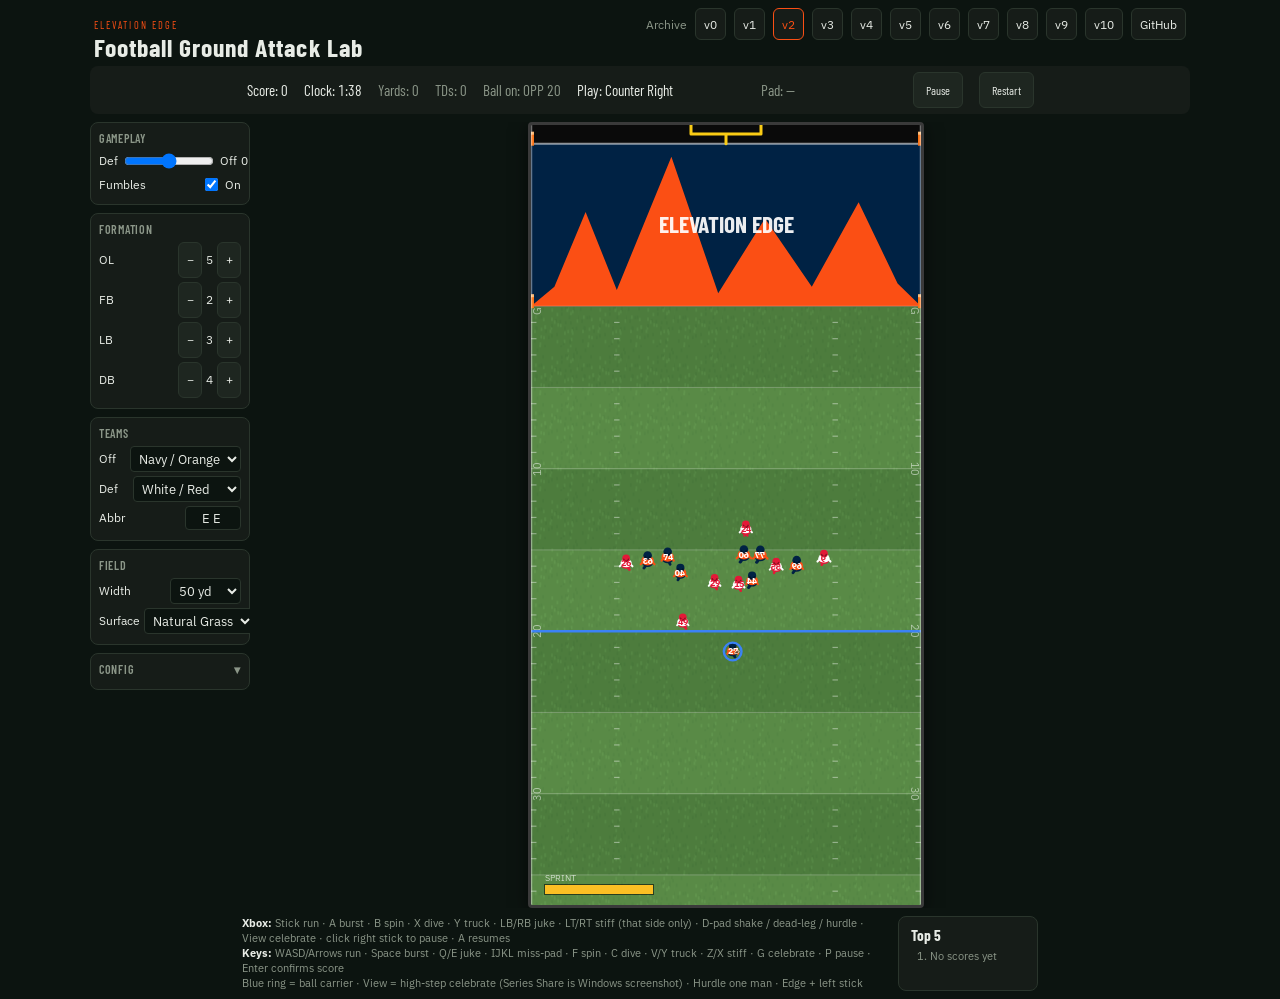
<file: archive/v2.html>
<!DOCTYPE html>
<html lang="en">
<head>
  <meta charset="utf-8" />
  <meta name="viewport" content="width=device-width, initial-scale=1" />
  <title>Football Ground Attack Lab</title>
  <meta name="description" content="Customizable running-back drill. Make defenders miss." />
  <meta name="theme-color" content="#0c1410" />
  <meta property="og:type" content="x:game" />
  <link rel="preconnect" href="https://fonts.googleapis.com" />
  <link rel="preconnect" href="https://fonts.gstatic.com" crossorigin />
  <link href="https://fonts.googleapis.com/css2?family=Barlow+Condensed:wght@600;700&family=IBM+Plex+Sans:wght@400;500;600&display=swap" rel="stylesheet" />
  <style>
    :root {
      --bg: #0c1410; --surface: #161c18; --surface-2: #1e2620; --fg: #e8ece6;
      --muted: #8b9688; --accent: #fb4f14; --line: #2a352c;
      --font-sans: "IBM Plex Sans", ui-sans-serif, system-ui, sans-serif;
      --font-display: "Barlow Condensed", "IBM Plex Sans", sans-serif;
    }
    * { box-sizing: border-box; }
    html, body { margin: 0; min-height: 100%; background: var(--bg); color: var(--fg); font-family: var(--font-sans); }
    button:not(:disabled), [role="button"]:not(:disabled) { cursor: pointer; }
    main { display: flex; flex-direction: column; align-items: center; min-height: 100vh; padding: 8px; }
    header { display: flex; width: 100%; max-width: 1100px; align-items: baseline; justify-content: space-between; gap: 12px; padding: 0 4px; margin-bottom: 4px; flex-wrap: wrap; }
    .eyebrow { font-family: var(--font-display); font-size: 0.65rem; letter-spacing: 0.2em; text-transform: uppercase; color: var(--accent); margin: 0; }
    .lab-versions { display: flex; flex-wrap: wrap; gap: 8px; align-items: center; font-size: 0.72rem; color: var(--muted); }
    .lab-versions a { color: var(--fg); text-decoration: none; border: 1px solid var(--line); background: var(--surface); border-radius: 6px; padding: 4px 8px; min-height: 32px; display: inline-flex; align-items: center; }
    .lab-versions a:hover, .lab-versions a[aria-current="page"] { border-color: var(--accent); color: var(--accent); }
    h1 { font-family: var(--font-display); font-size: 1.35rem; font-weight: 700; letter-spacing: 0.04em; margin: 0; }
    #hud { display: flex; flex-wrap: wrap; width: 100%; max-width: 1100px; align-items: center; justify-content: center; gap: 4px 16px; border-radius: 8px; background: var(--surface); padding: 6px 12px; font-family: var(--font-display); font-size: 0.95rem; font-variant-numeric: tabular-nums; margin-bottom: 8px; }
    .playcall { width: 10.5rem; flex-shrink: 0; }
    #playCallName { display: inline-block; width: 7.25rem; overflow: hidden; text-overflow: ellipsis; white-space: nowrap; vertical-align: bottom; }
    .padstat { width: 8.5rem; flex-shrink: 0; }
    #playCallName.play-call-flash { animation: playCallFlash 0.55s ease; }
    @keyframes playCallFlash { from { color: var(--accent); } to { color: inherit; } }
    .muted { color: var(--muted); }
    #status { color: var(--accent); }
    #hud button, aside button, #saveScoreBtn, #continueBtn { min-height: 36px; border-radius: 6px; border: 1px solid var(--line); background: var(--surface-2); color: var(--fg); padding: 4px 12px; font-family: inherit; font-size: 0.75rem; }
    #continueBtn { border-color: var(--accent); background: rgba(251,79,20,0.18); }
    #mainWrap { display: flex; width: 100%; max-width: 1100px; flex-direction: column; align-items: flex-start; justify-content: center; gap: 12px; }
    @media (min-width: 768px) { #mainWrap { flex-direction: row; } h1 { font-size: 1.6rem; } }
    aside { display: flex; width: 100%; flex-shrink: 0; flex-direction: column; gap: 8px; }
    @media (min-width: 768px) { aside { width: 160px; max-height: 78vh; overflow-y: auto; } }
    .panel { border-radius: 8px; border: 1px solid var(--line); background: var(--surface); padding: 8px; font-size: 12px; }
    .panel-title { margin-bottom: 4px; font-family: var(--font-display); font-weight: 600; letter-spacing: 0.06em; text-transform: uppercase; color: var(--muted); }
    .row { display: flex; align-items: center; justify-content: space-between; gap: 4px; padding: 2px 0; }
    aside select, aside input[type="number"], aside input[type="text"], #nameInput, #teamAbbr { border-radius: 4px; border: 1px solid var(--line); background: var(--bg); color: var(--fg); padding: 2px 4px; font-family: inherit; }
    #teamAbbr, #nameInput { text-align: center; letter-spacing: 0.2em; text-transform: uppercase; }
    #teamAbbr { width: 3.5rem; }
    #nameInput { width: 5rem; font-size: 1.1rem; margin: 8px 0; }
    .pm { display: flex; align-items: center; gap: 4px; }
    .pm button { width: 36px; height: 36px; padding: 0; }
    @media (min-width: 768px) { .pm button { width: 24px; height: 24px; } }
    #canvasWrap { position: relative; min-width: 0; flex: 1; overflow-x: auto; width: 100%; }
    #game { display: block; margin: 0 auto; max-width: 100%; height: auto; border-radius: 4px; border: 3px solid #3a3a3a; background: #0a0a0a; box-shadow: 0 4px 18px rgba(0,0,0,0.55); touch-action: none; }
    #touchLayer { pointer-events: none; position: absolute; inset: 0; font-size: 10px; letter-spacing: 0.16em; text-transform: uppercase; color: rgba(232,236,230,0.3); font-family: var(--font-display); }
    #touchLayer span { position: absolute; bottom: 12px; }
    #touchLayer .run { left: 12%; }
    #touchLayer .burst { right: 8%; }
    @media (min-width: 768px) { #touchLayer { display: none; } }
    .foot { display: flex; width: 100%; max-width: 1100px; flex-wrap: wrap; justify-content: center; gap: 16px; margin-top: 8px; font-size: 0.7rem; line-height: 1.35; color: var(--muted); }
    #help { max-width: 640px; }
    #help strong { color: var(--fg); }
    .scores { min-width: 140px; border-radius: 8px; border: 1px solid var(--line); background: var(--surface); padding: 8px 12px; }
    .scores h3 { font-family: var(--font-display); font-size: 0.95rem; margin: 0; color: var(--fg); }
    #scoreList { margin: 4px 0 0; padding-left: 1.2rem; }
    .modal { position: fixed; inset: 0; z-index: 50; display: none; align-items: center; justify-content: center; background: rgba(12,20,16,0.8); }
    .modal-card { border-radius: 12px; border: 1px solid var(--line); background: var(--surface); padding: 20px 24px; text-align: center; }
    #advSlider { width: 90px; }
    .hidden { display: none !important; }
    .flex { display: flex !important; }
    details > summary::-webkit-details-marker { display: none; }
    details[open] > summary span { transform: rotate(180deg); display: inline-block; }
    #pauseBanner { position: absolute; inset: 0; display: flex; align-items: center; justify-content: center; pointer-events: none; z-index: 10; }
    #pauseBanner.hidden { display: none !important; }
    #surfaceSelect { max-width: 118px; }
  </style>
</head>
<body>
  <main>
    <header>
      <div>
        <p class="eyebrow">Elevation Edge</p>
        <h1>Football Ground Attack Lab</h1>
      </div>
      <nav class="lab-versions" aria-label="Version archive">
        <span class="lab-versions-label">Archive</span>
        <a href="v0.html">v0</a>
        <a href="v1.html">v1</a>
        <a href="v2.html" aria-current="page">v2</a>
        <a href="v3/index.html">v3</a>
        <a href="v4/index.html">v4</a>
        <a href="v5/index.html">v5</a>
        <a href="v6-1/index.html">v6</a>
        <a href="v7/index.html">v7</a>
        <a href="v8/index.html">v8</a>
        <a href="v9/index.html">v9</a>
        <a href="../index.html">v10</a>
        <a href="https://github.com/elevation-edge-sports-data/football-ground-attack-lab">GitHub</a>
      </nav>
    </header>
    <div id="hud">
      <div>Score: <span id="score">0</span></div>
      <div>Clock: <span id="clock">1:00</span></div>
      <div class="muted">Yards: <span id="totalYards">0</span></div>
      <div class="muted">TDs: <span id="tdCount">0</span></div>
      <div class="muted">Ball on: <span id="ballOn">OPP 20</span></div>
      <div class="playcall">Play: <span id="playCallName">—</span></div>
      <div id="padStatus" class="muted padstat">Pad: —</div>
      <button type="button" id="pauseBtn">Pause</button>
      <button type="button" id="restartBtn">Restart</button>
    </div>
    <div id="mainWrap">
      <aside id="sideControls">
        <div class="panel">
          <div class="panel-title">Gameplay</div>
          <div class="row">
            <span>Def</span>
            <input id="advSlider" type="range" min="-5" max="5" value="0" step="1" />
            <span>Off</span>
            <span id="advLabel">0</span>
          </div>
          <label class="row">Fumbles
            <span style="display:flex;align-items:center;gap:4px">
              <input id="fumblesCheck" type="checkbox" checked />
              <span id="fumblesLabel">On</span>
            </span>
          </label>
        </div>
        <div class="panel">
          <div class="panel-title">Formation</div>
          <div class="row"><span>OL</span><span class="pm"><button type="button" id="olMinus">−</button><span id="olVal">5</span><button type="button" id="olPlus">+</button></span></div>
          <div class="row"><span>FB</span><span class="pm"><button type="button" id="fbMinus">−</button><span id="fbVal">2</span><button type="button" id="fbPlus">+</button></span></div>
          <div class="row"><span>LB</span><span class="pm"><button type="button" id="lbMinus">−</button><span id="lbVal">3</span><button type="button" id="lbPlus">+</button></span></div>
          <div class="row"><span>DB</span><span class="pm"><button type="button" id="dbMinus">−</button><span id="dbVal">4</span><button type="button" id="dbPlus">+</button></span></div>
        </div>
        <div class="panel">
          <div class="panel-title">Teams</div>
          <label class="row">Off <select id="offUniform"></select></label>
          <label class="row">Def <select id="defUniform"></select></label>
          <label class="row">Abbr <input id="teamAbbr" maxlength="3" value="EE" /></label>
        </div>
        <div class="panel">
          <div class="panel-title">Field</div>
          <label class="row">Width <select id="widthSelect"></select></label>
          <label class="row">Surface
            <select id="surfaceSelect">
              <option value="grass" selected>Natural Grass</option>
              <option value="fieldturf">Field Turf</option>
              <option value="astroturf">Astro Turf</option>
            </select>
          </label>
        </div>
        <details class="panel" id="configPanel">
          <summary class="panel-title" style="cursor:pointer;display:flex;align-items:center;justify-content:space-between;list-style:none">
            Config <span aria-hidden>▾</span>
          </summary>
          <label class="row">Clock
            <select id="minSelect">
              <option value="60">1:00</option>
              <option value="100" selected>1:40</option>
              <option value="120">2:00</option>
              <option value="180">3:00</option>
              <option value="240">4:00</option>
              <option value="300">5:00</option>
            </select>
          </label>
          <label class="row">Start yd <input type="number" id="startYardInput" value="20" min="1" max="99" /></label>
          <div class="row">
            <label><input type="radio" name="postTdMode" value="increment" checked /> Inc</label>
            <input type="number" id="incrementInput" value="-5" />
          </div>
          <div class="row">
            <label><input type="radio" name="postTdMode" value="random" /> Rand</label>
            <input type="number" id="randMin" value="20" min="1" max="99" />
            –
            <input type="number" id="randMax" value="80" min="1" max="99" />
          </div>
        </details>
      </aside>
      <div id="canvasWrap">
        <canvas id="game" width="520" height="780" tabindex="0"></canvas>
        <div id="pauseBanner" class="hidden">
          <div style="border:1px solid var(--accent);background:rgba(12,20,16,0.85);padding:12px 20px;border-radius:8px;font-family:var(--font-display);font-size:1.15rem;font-weight:600;text-align:center">
            Game paused.<br />
            <span style="font-size:1rem;font-weight:500">Press A to resume. Press B to restart.</span>
          </div>
        </div>
        <div id="touchLayer" aria-hidden="true">
          <span class="run">Run</span>
          <span class="burst">Burst</span>
        </div>
      </div>
    </div>
    <div class="foot">
      <div id="help">
        <strong>Xbox:</strong> Stick run · A burst · B spin · X dive · Y truck · LB/RB juke ·
        LT/RT stiff (that side only) · D-pad shake / dead-leg / hurdle · View celebrate · click right stick to pause · A resumes
        <br />
        <strong>Keys:</strong> WASD/Arrows run · Space burst · Q/E juke · IJKL miss-pad · F spin ·
        C dive · V/Y truck · Z/X stiff · G celebrate · P pause · Enter confirms score
        <br />
        Blue ring = ball carrier · View = high-step celebrate (Series Share is Windows screenshot) · Hurdle one man · Edge + left stick
      </div>
      <div class="scores">
        <h3>Top 5</h3>
        <ol id="scoreList"></ol>
      </div>
    </div>
  </main>
  <div id="nameModal" class="modal hidden">
    <div class="modal-card">
      <div>Time expired! Final score: <span id="finalScore">0</span></div>
      <div style="margin-top:8px">Team abbreviation:</div>
      <input id="nameInput" maxlength="3" value="EE" />
      <br />
      <button type="button" id="saveScoreBtn">Enter</button>
      <div class="muted" style="margin-top:8px;font-size:12px">
        Press A / Enter to start the next game
      </div>
    </div>
  </div>
  <div id="continueModal" class="modal hidden">
    <div class="modal-card">
      <div style="font-size:1.1rem;margin-bottom:8px">5 games complete</div>
      <div class="muted" style="margin-bottom:12px">Press Continue (or A) to keep playing</div>
      <button type="button" id="continueBtn">Continue</button>
    </div>
  </div>
  <script>
"use strict";
var FGAL = (() => {
/**
 * Football Ground Attack Lab — Default feel pass
 * Port of the v1 canvas sim + locked v2 mapping / AI / truck / burst / fumble.
 */
const UNIFORMS = [
    { id: 0, helmet: "#002244", jersey: "#FB4F14", pants: "#002244", number: "#FFFFFF", endPrimary: "#002244", endSecondary: "#FB4F14" },
    { id: 1, helmet: "#E31837", jersey: "#FFFFFF", pants: "#E31837", number: "#E31837", endPrimary: "#E31837", endSecondary: "#FFB81C" },
    { id: 2, helmet: "#4F2683", jersey: "#FFC62F", pants: "#4F2683", number: "#4F2683", endPrimary: "#4F2683", endSecondary: "#FFC62F" },
    { id: 3, helmet: "#0B2265", jersey: "#A71930", pants: "#0B2265", number: "#FFFFFF", endPrimary: "#0B2265", endSecondary: "#A71930" },
    { id: 4, helmet: "#101820", jersey: "#006778", pants: "#101820", number: "#D7A22A", endPrimary: "#101820", endSecondary: "#006778" },
    { id: 5, helmet: "#A5ACAF", jersey: "#000000", pants: "#A5ACAF", number: "#FFFFFF", endPrimary: "#000000", endSecondary: "#A5ACAF" },
    { id: 6, helmet: "#00338D", jersey: "#00338D", pants: "#C60C30", number: "#FFFFFF", endPrimary: "#00338D", endSecondary: "#C60C30" },
    { id: 7, helmet: "#AA0000", jersey: "#AA0000", pants: "#B3995D", number: "#FFFFFF", endPrimary: "#AA0000", endSecondary: "#B3995D" },
    { id: 8, helmet: "#008E97", jersey: "#008E97", pants: "#FC4C02", number: "#FFFFFF", endPrimary: "#008E97", endSecondary: "#FC4C02" },
    { id: 9, helmet: "#203731", jersey: "#203731", pants: "#FFB612", number: "#FFFFFF", endPrimary: "#203731", endSecondary: "#FFB612" },
];
const NUM_POOLS = {
    QB: [10, 18],
    FB: [27, 40, 44, 45],
    HB: [12, 13, 20, 21, 27, 30, 38, 22],
    DB: [2, 9, 21, 29, 1, 23, 24, 26],
    LB: [0, 15, 40, 49, 52, 53, 55],
    OL: [60, 63, 66, 69, 72, 74, 77, 78],
};
const OFF_PLAYS = [
    { id: "diveL", name: "Dive Left", arrow: [-0.25], blockStyle: "tight", lockFirst: false, steps: [{ dx: -0.15, dy: 1, t: 0.18 }] },
    { id: "diveR", name: "Dive Right", arrow: [0.25], blockStyle: "tight", lockFirst: false, steps: [{ dx: 0.15, dy: 1, t: 0.18 }] },
    { id: "blastL", name: "Blast Left", arrow: [-0.35], blockStyle: "push", lockFirst: false, steps: [{ dx: -0.25, dy: 1, t: 0.2 }] },
    { id: "blastR", name: "Blast Right", arrow: [0.35], blockStyle: "push", lockFirst: false, steps: [{ dx: 0.25, dy: 1, t: 0.2 }] },
    { id: "sweepL", name: "Sweep Left", arrow: [-1.15], blockStyle: "wallL", lockFirst: false, steps: [{ dx: -0.9, dy: 0.5, t: 0.22 }] },
    { id: "sweepR", name: "Sweep Right", arrow: [1.15], blockStyle: "wallR", lockFirst: false, steps: [{ dx: 0.9, dy: 0.5, t: 0.22 }] },
    { id: "counterL", name: "Counter Left", arrow: [0.7, -1.1], blockStyle: "pullL", lockFirst: true, steps: [{ dx: 0.55, dy: 0.2, t: 0.2 }, { dx: -0.85, dy: 0.7, t: 0.22 }] },
    { id: "counterR", name: "Counter Right", arrow: [-0.7, 1.1], blockStyle: "pullR", lockFirst: true, steps: [{ dx: -0.55, dy: 0.2, t: 0.2 }, { dx: 0.85, dy: 0.7, t: 0.22 }] },
];
const DEF_SCHEMES = [
    { id: "base", depthLB: 5.0, depthDB: 9.0, cluster: "spread" },
    { id: "tight", depthLB: 4.2, depthDB: 8.0, cluster: "middle" },
    { id: "wide", depthLB: 5.2, depthDB: 9.5, cluster: "wide" },
    { id: "shadeL", depthLB: 4.6, depthDB: 8.5, cluster: "left" },
    { id: "shadeR", depthLB: 4.6, depthDB: 8.5, cluster: "right" },
    { id: "press", depthLB: 3.8, depthDB: 7.2, cluster: "middle" },
    { id: "soft", depthLB: 6.2, depthDB: 11.0, cluster: "spread" },
    { id: "goalLine", depthLB: 3.6, depthDB: 6.2, cluster: "middle" },
];
const SPRINT_MULT = 1.38;
const STORAGE_KEY = "fga_lab_top5_v3";
const DPAD_DIAG_WIN = 0.04;
function clamp(v, lo, hi) {
    return Math.max(lo, Math.min(hi, v));
}
function dist(a, b) {
    return Math.hypot(a.x - b.x, a.y - b.y);
}
function randChoice(arr) {
    return arr[Math.floor(Math.random() * arr.length)];
}
function shuffle(arr) {
    for (let i = arr.length - 1; i > 0; i--) {
        const j = Math.floor(Math.random() * (i + 1));
        [arr[i], arr[j]] = [arr[j], arr[i]];
    }
    return arr;
}
function hash2(ix, iy) {
    let n = (Math.imul(ix | 0, 374761393) + Math.imul(iy | 0, 668265263)) | 0;
    n = Math.imul(n ^ (n >>> 13), 1274126177);
    return ((n ^ (n >>> 16)) >>> 0) / 4294967296;
}
function $(id) {
    return document.getElementById(id);
}
function startGame(canvas) {
    const maybeCtx = canvas.getContext("2d");
    if (!maybeCtx)
        return () => { };
    const ctx = maybeCtx;
    let FIELD_WIDTH = 50;
    let surface = "grass";
    const BASE_CANVAS_H = 780;
    const PX_PER_YARD_X = BASE_CANVAS_H / 100;
    const VISIBLE_YARDS = 48;
    let SCALE_X = PX_PER_YARD_X;
    let SCALE_Y = BASE_CANVAS_H / VISIBLE_YARDS;
    function refreshScale() {
        FIELD_WIDTH = Math.max(5, Math.min(100, FIELD_WIDTH));
        canvas.width = Math.round(FIELD_WIDTH * PX_PER_YARD_X);
        canvas.height = BASE_CANVAS_H;
        SCALE_X = canvas.width / FIELD_WIDTH;
        SCALE_Y = canvas.height / VISIBLE_YARDS;
    }
    function fieldLeft() {
        return 0;
    }
    function fieldRight() {
        return FIELD_WIDTH;
    }
    let cameraY = 55;
    let clock = 100;
    let gameSeconds = 100;
    let score = 0;
    let totalYards = 0;
    let tdCount = 0;
    let playActive = true;
    let paused = false;
    let pauseTimer = 0;
    let lastTime = performance.now();
    let gamepadIndex = null;
    let padName = "";
    let sessionOver = false;
    let gamesPlayed = 0;
    let numOL = 5;
    let numFB = 2;
    let numLBs = 3;
    let numDBs = 4;
    let pendingAdvantage = 0;
    let activeAdvantage = 0;
    let fumblesOn = true;
    let userStartYard = 20;
    let postTdMode = "increment";
    let tdIncrement = -5;
    let randMin = 20;
    let randMax = 80;
    let ballYard = 80;
    let playStartYard = 80;
    let driveStartYard = 80;
    let ballX = 25;
    let sprintCharge = 1;
    let camZoom = 1;
    let breakaway = false;
    let tdZoom = false;
    let sprintHoldT = 0;
    let rb = null;
    let qb = null;
    let blockers = [];
    let defenders = [];
    let offUni = 0;
    let defUni = 1;
    const assignedNums = { QB: [], FB: [], HB: [], OL: [], LB: [], DB: [] };
    let currentPlay = null;
    let currentScheme = DEF_SCHEMES[0];
    let preSnapTimer = 0;
    let handoffDone = true;
    let celebrateTimer = 0;
    let logoFlip = 1;
    let fieldArtSide = "def";
    let moveCooldown = 0;
    let activeMove = null;
    let moveTimer = 0;
    let moveDur = 0;
    let autoStartTimer = null;
    let scriptSteps = [];
    let scriptIndex = 0;
    let scriptTimer = 0;
    let scriptLocked = false;
    let tackleAnim = null;
    let fumbleSeq = null;
    let scoreSeq = null;
    let hurdleTarget = null;
    let hurdleOk = false;
    let hurdleDidTrip = false;
    let lastSteer = { dx: 0, dy: 1 };
    let dive = null;
    let autoStartRemaining = 10;
    let hadPlayerInput = false;
    let pauseEdge = false;
    let spinPauseEdge = false;
    let confirmEdge = false;
    let celebrateEdge = false;
    let celebFumbleLock = false;
    let prevA = false;
    let prevStart = false;
    const keys = new Set();
    const touch = { active: false, ox: 0, oy: 0, dx: 0, dy: 0, burst: false };
    let dpadLatch = false;
    let dpadPending = null;
    let dpadPendingT = 0;
    let dpadMove = null;
    function userToAbsolute(userYd) {
        return 100 - clamp(userYd, 1, 99);
    }
    function absoluteToUser(abs) {
        return clamp(Math.round(100 - abs), 1, 99);
    }
    function yardLabel(y) {
        if (y >= 100)
            return "TD";
        if (y <= 0)
            return "OWN G";
        const u = absoluteToUser(y);
        return (y >= 50 ? "OPP " : "OWN ") + u;
    }
    function formatClock(t) {
        if (t >= 60) {
            const m = Math.floor(t / 60);
            const s = Math.floor(t % 60);
            return m + ":" + String(s).padStart(2, "0");
        }
        return t.toFixed(1);
    }
    function setStatus(_t) {
        /* HUD no longer shows live event text — play call is the only label. */
    }
    function setPlayCall(name) {
        const pc = $("playCallName");
        if (!pc)
            return;
        pc.textContent = name;
        pc.classList.remove("play-call-flash");
        void pc.offsetWidth;
        pc.classList.add("play-call-flash");
    }
    function setPaused(on) {
        paused = on;
        const pb = $("pauseBtn");
        if (pb)
            pb.textContent = paused ? "Resume" : "Pause";
        const banner = $("pauseBanner");
        if (banner)
            banner.classList.toggle("hidden", !paused);
    }
    function updateBallOn() {
        const el = $("ballOn");
        if (el)
            el.textContent = yardLabel(ballYard);
    }
    function toScreenY(absY) {
        return (cameraY - absY) * SCALE_Y + canvas.height * 0.55;
    }
    function updateCamera() {
        let fy = rb ? rb.y : null;
        if (fumbleSeq)
            fy = fumbleSeq.ballY;
        if (scoreSeq)
            fy = scoreSeq.player.y;
        if (fy == null)
            return;
        const half = VISIBLE_YARDS * 0.48;
        cameraY = clamp(fy + 6, -10 + half, 110 - half);
        const want = breakaway || tdZoom || !!scoreSeq ? 1.48 : 1;
        camZoom += (want - camZoom) * 0.1;
    }
    function offMult() {
        return 1 + activeAdvantage * 0.06;
    }
    function defMult() {
        return 1 - activeAdvantage * 0.05;
    }
    function getUni(side) {
        return UNIFORMS[side === "off" ? offUni : defUni];
    }
    function hashLeft() {
        return fieldLeft() + FIELD_WIDTH * 0.22;
    }
    function hashRight() {
        return fieldLeft() + FIELD_WIDTH * 0.78;
    }
    function clampToHash(x) {
        return clamp(x, hashLeft(), hashRight());
    }
    function setSpotFromPlay(x, oob) {
        if (oob) {
            const mid = (fieldLeft() + fieldRight()) / 2;
            ballX = x < mid ? hashLeft() : hashRight();
        }
        else {
            ballX = clampToHash(x);
        }
    }
    function snapX() {
        return clampToHash(ballX);
    }
    function redrawNumbersForGroup(group, count) {
        const pool = shuffle([...(NUM_POOLS[group] || [])]);
        assignedNums[group] = pool.slice(0, count);
    }
    function refreshAllNumbers() {
        redrawNumbersForGroup("QB", 1);
        redrawNumbersForGroup("HB", 1);
        redrawNumbersForGroup("FB", numFB);
        redrawNumbersForGroup("OL", numOL);
        redrawNumbersForGroup("LB", numLBs);
        redrawNumbersForGroup("DB", numDBs);
    }
    function adjustNumbersForGroup(group, count) {
        const pool = [...(NUM_POOLS[group] || [])];
        const current = assignedNums[group] || [];
        const keep = current.filter((n) => pool.includes(n));
        const used = new Set(keep);
        const result = [...keep];
        const available = shuffle(pool.filter((n) => !used.has(n)));
        while (result.length < count && available.length)
            result.push(available.pop());
        while (result.length > count)
            result.splice(Math.floor(Math.random() * result.length), 1);
        assignedNums[group] = result;
    }
    function createPlayer(x, y, group, numIdx, side) {
        const uni = getUni(side);
        const nums = assignedNums[group] || [];
        return {
            x,
            y,
            vx: 0,
            vy: 0,
            radius: group === "OL" ? 0.95 : group === "FB" ? 0.9 : 0.85,
            speed: group === "OL" ? 8.15 : group === "FB" ? 8.35 : group === "QB" ? 7.2 : 9.0,
            baseSpeed: 0,
            color: uni.jersey,
            helmet: uni.helmet,
            pants: uni.pants,
            numColor: uni.number,
            number: nums[numIdx] !== undefined ? nums[numIdx] : 0,
            group,
            side,
            active: true,
            facing: -Math.PI / 2,
            hasBall: false,
            slowed: 0,
            routePhase: 0,
            sprintOn: false,
            sprintT: Math.random() * 2.4,
            state: "pursue",
            whiffT: 0,
            recoverT: 0,
            engageT: 0,
            _pushYards: 0,
            _jitter: (Math.random() - 0.5) * 0.8,
            low: false,
            hop: 0,
            spinT: 0,
            job: "pursue",
            jobX: x,
            jobY: y,
            readT: 0,
            misfireT: 0,
            misfireIdx: -1,
            manIdx: -1,
            aggressor: false,
            reactT: 0,
            isCorner: false,
            isSafety: false,
            fakeBlitz: false,
            lagT: 0,
        };
    }
    function choosePlay() {
        let pool = OFF_PLAYS;
        if (playStartYard >= 95 || ballYard >= 95)
            pool = OFF_PLAYS.filter((p) => !p.id.startsWith("counter"));
        currentPlay = randChoice(pool);
        preSnapTimer = 0.75;
        scriptSteps = (currentPlay.steps || []).map((s) => ({ ...s }));
        scriptIndex = 0;
        scriptTimer = 0;
        scriptLocked = !!currentPlay.lockFirst;
        setPlayCall(currentPlay.name);
    }
    function chooseScheme() {
        const pool = DEF_SCHEMES.filter((s) => s.id !== "goalLine");
        const weights = pool.map((s) => (s.id === "soft" || s.id === "base" || s.id === "wide" ? 2 : 1));
        let total = weights.reduce((a, b) => a + b, 0);
        let r = Math.random() * total;
        let acc = 0;
        currentScheme = pool[pool.length - 1];
        for (let i = 0; i < pool.length; i++) {
            acc += weights[i];
            if (r <= acc) {
                currentScheme = pool[i];
                break;
            }
        }
    }
    function placeEntitiesForNewPlay() {
        activeAdvantage = pendingAdvantage;
        choosePlay();
        chooseScheme();
        tackleAnim = null;
        fumbleSeq = null;
        scoreSeq = null;
        hurdleTarget = null;
        hurdleOk = false;
        hurdleDidTrip = false;
        dive = null;
        celebrateTimer = 0;
        sprintCharge = 1;
        sprintHoldT = 0;
        celebFumbleLock = false;
        tdZoom = false;
        const snap = snapX();
        const behind = playStartYard - (1.6 + Math.random() * 1.8);
        rb = createPlayer(snap + (Math.random() - 0.5) * 1.4, behind, "HB", 0, "off");
        rb.speed = 9.0;
        rb.hasBall = true;
        qb = null;
        handoffDone = true;
        blockers = [];
        for (let i = 0; i < numOL; i++) {
            const spread = (i - (numOL - 1) / 2) * 2.6;
            const b = createPlayer(snap + spread, playStartYard + 1.7, "OL", i, "off");
            b.speed = 8.8;
            blockers.push(b);
        }
        for (let i = 0; i < numFB; i++) {
            const offset = (i - (numFB - 1) / 2) * 2.0;
            const b = createPlayer(snap + offset, playStartYard + 0.4, "FB", i, "off");
            b.speed = 8.95;
            blockers.push(b);
        }
        defenders = [];
        const sch = currentScheme;
        const mid = snap;
        function clusterX(i, n, mode) {
            if (n <= 1)
                return mid;
            const t = i / (n - 1);
            if (mode === "middle")
                return mid + (t - 0.5) * FIELD_WIDTH * 0.26;
            if (mode === "wide")
                return mid + (t - 0.5) * FIELD_WIDTH * 0.76;
            if (mode === "left")
                return mid - FIELD_WIDTH * 0.22 + t * FIELD_WIDTH * 0.36;
            if (mode === "right")
                return mid - FIELD_WIDTH * 0.14 + t * FIELD_WIDTH * 0.36;
            return mid + (t - 0.5) * FIELD_WIDTH * 0.6;
        }
        const compact = false;
        const depthScale = 1;
        for (let i = 0; i < numLBs; i++) {
            const x = clusterX(i, numLBs, sch.cluster) + (Math.random() - 0.5) * (compact ? 0.6 : 1.3);
            const y = playStartYard + sch.depthLB * depthScale + (Math.random() - 0.5) * 0.9;
            const d = createPlayer(x, y, "LB", i, "def");
            d.baseSpeed = 8.25;
            d.speed = d.baseSpeed;
            defenders.push(d);
        }
        for (let i = 0; i < numDBs; i++) {
            const x = clusterX(i, numDBs, sch.cluster) + (Math.random() - 0.5) * (compact ? 0.8 : 1.6);
            const y = playStartYard + sch.depthDB * depthScale + (Math.random() - 0.5) * 1.2;
            const d = createPlayer(x, y, "DB", i, "def");
            d.baseSpeed = 8.85;
            d.speed = d.baseSpeed;
            defenders.push(d);
        }
        defenders.forEach((d) => {
            d._pushYards = 0;
        });
        assignDefenseJobs();
        updateCamera();
    }
    function assignDefenseJobs() {
        const fl = fieldLeft();
        const fr = fieldRight();
        const mid = (fl + fr) / 2;
        const dbs = defenders.filter((d) => d.group === "DB").sort((a, b) => a.x - b.x);
        const lbs = defenders.filter((d) => d.group === "LB").sort((a, b) => a.x - b.x);
        let corners = [];
        let safeties = [];
        if (dbs.length <= 1) {
            if (dbs[0]) {
                if (Math.random() < 0.5)
                    corners = dbs;
                else
                    safeties = dbs;
            }
        }
        else if (dbs.length === 2) {
            corners = dbs;
        }
        else {
            corners = [dbs[0], dbs[dbs.length - 1]];
            safeties = dbs.slice(1, -1);
        }
        corners.forEach((d) => {
            d.isCorner = true;
            d.isSafety = false;
            d.readT = 0.42 + Math.random() * 0.38;
            const side = d.x < mid ? -1 : 1;
            const r = Math.random();
            if (r < 0.18)
                d.job = "blitz";
            else if (r < 0.4)
                d.job = "man";
            else if (r < 0.7)
                d.job = "deep";
            else
                d.job = "contain";
            if (d.job === "contain") {
                d.jobX = side < 0 ? fl + FIELD_WIDTH * 0.08 : fr - FIELD_WIDTH * 0.08;
                d.jobY = playStartYard + 5 + Math.random() * 2;
            }
            else if (d.job === "deep") {
                d.jobX = side < 0 ? fl + FIELD_WIDTH * 0.22 : fr - FIELD_WIDTH * 0.22;
                d.jobY = Math.min(99, playStartYard + 12 + Math.random() * 4);
            }
            else if (d.job === "man") {
                const sorted = [...blockers].sort((a, b) => a.x - b.x);
                const t = side < 0 ? sorted[0] : sorted[sorted.length - 1];
                d.manIdx = t ? blockers.indexOf(t) : -1;
                d.jobX = d.x;
                d.jobY = playStartYard + 6;
            }
            else {
                d.jobX = d.x - side * 1.4;
                d.jobY = playStartYard - 0.6;
            }
        });
        if (corners.length >= 2 && corners.every((c) => c.job === "blitz")) {
            const keep = corners[1];
            keep.job = "contain";
            const side = keep.x < mid ? -1 : 1;
            keep.jobX = side < 0 ? fl + FIELD_WIDTH * 0.08 : fr - FIELD_WIDTH * 0.08;
            keep.jobY = playStartYard + 5.5;
        }
        safeties.forEach((d, i) => {
            d.isSafety = true;
            d.isCorner = false;
            d.readT = 0.48 + Math.random() * 0.4;
            if (Math.random() < 0.5) {
                d.job = "blitz";
                d.jobX = mid + (Math.random() - 0.5) * 4;
                d.jobY = playStartYard - 0.8;
            }
            else {
                d.job = "deep";
                d.jobX = mid + (i - (safeties.length - 1) / 2) * FIELD_WIDTH * 0.18;
                d.jobY = Math.min(99, playStartYard + 14 + Math.random() * 3);
            }
        });
        lbs.forEach((d, i) => {
            d.readT = 0.38 + Math.random() * 0.32;
            const r = Math.random();
            if (r < 0.55) {
                d.job = "blitz";
                d.jobX = d.x + (Math.random() - 0.5) * 3;
                d.jobY = playStartYard - 1.2;
                if (lbs.length >= 2 && Math.random() < 0.45) {
                    const other = lbs[(i + 1) % lbs.length];
                    d.jobX = other.x;
                }
                if (Math.random() < 0.16) {
                    d.fakeBlitz = true;
                    d.reactT = 0.45 + Math.random() * 0.35;
                }
            }
            else if (r < 0.72) {
                d.job = "man";
                const fbs = blockers.filter((b) => b.group === "FB");
                const ols = blockers.filter((b) => b.group === "OL");
                const pool = fbs.length ? fbs : ols.length ? ols : blockers;
                const t = pool.length ? pool[i % pool.length] : null;
                d.manIdx = t ? blockers.indexOf(t) : -1;
                d.jobX = d.x;
                d.jobY = playStartYard + 3;
            }
            else {
                d.job = Math.random() < 0.5 ? "hook" : "flat";
                if (d.job === "hook") {
                    d.jobX = mid + (Math.random() - 0.5) * 3;
                    d.jobY = playStartYard + 4 + Math.random() * 2;
                }
                else {
                    const side = d.x < mid ? -1 : 1;
                    d.jobX = side < 0 ? fl + FIELD_WIDTH * 0.18 : fr - FIELD_WIDTH * 0.18;
                    d.jobY = playStartYard + 3.5;
                }
                if (Math.random() < 0.22) {
                    d.fakeBlitz = true;
                    d.reactT = 0.55 + Math.random() * 0.4;
                }
            }
        });
        if (Math.random() < 0.32 && blockers.length && defenders.length) {
            const victim = defenders[Math.floor(Math.random() * defenders.length)];
            victim.misfireT = 1.8 + Math.random() * 1.4;
            victim.misfireIdx = Math.floor(Math.random() * blockers.length);
        }
        const ranked = [...defenders].sort((a, b) => {
            const as = a.job === "blitz" ? 0 : 1;
            const bs = b.job === "blitz" ? 0 : 1;
            if (as !== bs)
                return as - bs;
            return a.y - b.y;
        });
        const nAgg = defenders.length <= 3 ? 2 : 3;
        ranked.slice(0, nAgg).forEach((d) => {
            d.aggressor = true;
        });
    }
    function radialDeadzone(x, y, dz = 0.18) {
        const m = Math.hypot(x, y);
        if (m < dz)
            return { x: 0, y: 0 };
        const scale = (m - dz) / (1 - dz) / m;
        return { x: x * scale, y: y * scale };
    }
    function classifyDpad(b) {
        const n = (b.u ? 1 : 0) + (b.d ? 1 : 0) + (b.l ? 1 : 0) + (b.r ? 1 : 0);
        if (n === 0 || n >= 3)
            return null;
        if (b.u && b.d)
            return null;
        if (b.l && b.r)
            return null;
        if (b.u && b.l)
            return "hurdleL";
        if (b.u && b.r)
            return "hurdleR";
        if (b.d && b.l)
            return "deadlegL";
        if (b.d && b.r)
            return "deadlegR";
        if (b.u)
            return "hurdle";
        if (b.d)
            return "deadleg";
        if (b.l)
            return "shakeL";
        if (b.r)
            return "shakeR";
        return null;
    }
    function getInput(dt) {
        let dx = 0;
        let dy = 0;
        let sprint = false;
        let spin = false;
        let dive = false;
        let truck = false;
        let jukeL = false;
        let jukeR = false;
        let stiffL = false;
        let stiffR = false;
        let celebrate = false;
        let pausePress = false;
        let confirm = false;
        let padLive = false;
        dpadMove = null;
        const typing = document.activeElement instanceof HTMLInputElement || document.activeElement instanceof HTMLSelectElement;
        if (!typing) {
            if (keys.has("ArrowLeft") || keys.has("KeyA"))
                dx -= 1;
            if (keys.has("ArrowRight") || keys.has("KeyD"))
                dx += 1;
            if (keys.has("ArrowUp") || keys.has("KeyW"))
                dy += 1;
            if (keys.has("ArrowDown") || keys.has("KeyS"))
                dy -= 1;
            if (keys.has("Space"))
                sprint = true;
            if (keys.has("KeyF"))
                spin = true;
            if (keys.has("KeyC"))
                dive = true;
            if (keys.has("KeyV") || keys.has("KeyY"))
                truck = true;
            if (keys.has("KeyQ"))
                jukeL = true;
            if (keys.has("KeyE"))
                jukeR = true;
            if (keys.has("KeyZ"))
                stiffL = true;
            if (keys.has("KeyX"))
                stiffR = true;
            if (keys.has("KeyG"))
                celebrate = true;
            if (keys.has("KeyP") || keys.has("Escape"))
                pausePress = true;
            if (keys.has("Enter"))
                confirm = true;
        }
        if (touch.active) {
            dx += touch.dx;
            dy += touch.dy;
            if (touch.burst)
                sprint = true;
        }
        const pads = navigator.getGamepads ? navigator.getGamepads() : [];
        let gp = null;
        let fallback = null;
        for (let i = 0; i < pads.length; i++) {
            const p = pads[i];
            if (!p || p.connected === false)
                continue;
            if (!fallback)
                fallback = p;
            let live = false;
            for (let b = 0; b < p.buttons.length; b++) {
                const gb = p.buttons[b];
                if (gb && (gb.pressed || gb.value > 0.25)) {
                    live = true;
                    break;
                }
            }
            if (!live) {
                for (let a = 0; a < p.axes.length; a++) {
                    if (Math.abs(p.axes[a] || 0) > 0.2) {
                        live = true;
                        break;
                    }
                }
            }
            if (live) {
                gp = p;
                gamepadIndex = i;
                break;
            }
        }
        if (!gp && fallback) {
            gp = fallback;
            gamepadIndex = fallback.index;
        }
        if (!gp)
            gamepadIndex = null;
        const btn = (i) => !!(gp && gp.buttons[i] && (gp.buttons[i].pressed || gp.buttons[i].value > 0.4));
        const kbDpad = {
            u: !typing && keys.has("KeyI"),
            d: !typing && keys.has("KeyK"),
            l: !typing && keys.has("KeyJ"),
            r: !typing && keys.has("KeyL"),
        };
        const gpDpad = {
            u: btn(12),
            d: btn(13),
            l: btn(14),
            r: btn(15),
        };
        const bits = {
            u: kbDpad.u || gpDpad.u,
            d: kbDpad.d || gpDpad.d,
            l: kbDpad.l || gpDpad.l,
            r: kbDpad.r || gpDpad.r,
        };
        const anyD = bits.u || bits.d || bits.l || bits.r;
        if (dpadLatch) {
            if (!anyD)
                dpadLatch = false;
        }
        else if (anyD) {
            if (!dpadPending) {
                dpadPending = { ...bits };
                dpadPendingT = 0;
            }
            else {
                dpadPending = {
                    u: dpadPending.u || bits.u,
                    d: dpadPending.d || bits.d,
                    l: dpadPending.l || bits.l,
                    r: dpadPending.r || bits.r,
                };
                dpadPendingT += dt;
                const n = (dpadPending.u ? 1 : 0) + (dpadPending.d ? 1 : 0) + (dpadPending.l ? 1 : 0) + (dpadPending.r ? 1 : 0);
                if (n >= 2 || dpadPendingT >= DPAD_DIAG_WIN) {
                    dpadMove = classifyDpad(dpadPending);
                    dpadLatch = true;
                    dpadPending = null;
                }
            }
        }
        else if (dpadPending) {
            dpadPendingT += dt;
            if (dpadPendingT >= DPAD_DIAG_WIN) {
                dpadMove = classifyDpad(dpadPending);
                dpadLatch = true;
                dpadPending = null;
            }
        }
        if (gp) {
            padLive = true;
            padName = gp.id || "Xbox";
            const st = radialDeadzone(gp.axes[0] || 0, -(gp.axes[1] || 0), 0.18);
            if (st.x !== 0 || st.y !== 0) {
                dx = st.x;
                dy = st.y;
            }
            if (btn(0))
                sprint = true;
            if (btn(1))
                spin = true;
            if (btn(2))
                dive = true;
            if (btn(3))
                truck = true;
            if (btn(4))
                jukeL = true;
            if (btn(5))
                jukeR = true;
            if (btn(6) || (gp.axes[2] !== undefined && gp.axes[2] > 0.4))
                stiffL = true;
            if (btn(7) || (gp.axes[5] !== undefined && gp.axes[5] > 0.4))
                stiffR = true;
            if (btn(8))
                celebrate = true;
            if (btn(11))
                pausePress = true;
            const aNow = btn(0);
            const sNow = btn(9);
            if ((aNow && !prevA) || (sNow && !prevStart))
                confirm = true;
            prevA = aNow;
            prevStart = sNow;
        }
        else {
            padName = "";
            prevA = false;
            prevStart = false;
        }
        const mag = Math.hypot(dx, dy);
        if (mag > 1) {
            dx /= mag;
            dy /= mag;
        }
        return { dx, dy, sprint, spin, dive, truck, jukeL, jukeR, stiffL, stiffR, celebrate, pausePress, confirm, padLive };
    }
    function tryMiss(kind) {
        if (!rb)
            return;
        for (const d of defenders) {
            if (d.engageT > 0)
                continue;
            if (d.state !== "commit" && d.state !== "breakdown")
                continue;
            const dd = dist(d, rb);
            if (dd > 5.2)
                continue;
            const side = Math.sign(d.x - rb.x) || 1;
            const trail = rb.y - d.y;
            let chance = 0;
            if (kind === "jukeL")
                chance = side > 0 ? 0.78 : 0.28;
            else if (kind === "jukeR")
                chance = side < 0 ? 0.78 : 0.28;
            else if (kind === "shakeL" || kind === "shakeR")
                chance = d.state === "commit" ? 0.9 : 0.72;
            else if (kind === "spin")
                chance = Math.abs(side) && trail > -0.5 ? 0.58 : 0.28;
            else if (kind.startsWith("deadleg"))
                chance = trail > 0.2 ? 0.82 : 0.35;
            else
                continue;
            if (d.state === "breakdown")
                chance *= 0.75;
            if (Math.random() > chance)
                continue;
            d.state = "whiff";
            d.whiffT = kind.startsWith("shake") ? 0.52 : 0.38;
            d.low = true;
            const spd = Math.hypot(d.vx, d.vy) || d.speed * 0.6;
            const ang = Math.atan2(d.vy, d.vx) || d.facing;
            const boost = kind.startsWith("shake") ? 1.55 : 1.4;
            d.vx = Math.cos(ang) * spd * boost;
            d.vy = Math.sin(ang) * spd * boost;
            if (kind === "shakeL") {
                d.vx += 3.2;
            }
            else if (kind === "shakeR") {
                d.vx -= 3.2;
            }
            setStatus("Miss!");
        }
    }
    function resolveHurdle() {
        if (!rb)
            return { target: null, ok: false };
        const carrier = rb;
        const aimX = activeMove === "hurdleL" ? -1 : activeMove === "hurdleR" ? 1 : 0;
        const inLane = defenders.filter((d) => {
            if (d.state === "whiff" || d.state === "recover")
                return false;
            const dy = d.y - carrier.y;
            const dx = d.x - carrier.x;
            if (dy < -0.35 || dy > 4.5)
                return false;
            if (Math.abs(dx) > 2.55)
                return false;
            if (aimX !== 0 && aimX * dx < -0.4)
                return false;
            return true;
        });
        inLane.sort((a, b) => dist(a, carrier) - dist(b, carrier));
        if (inLane.length === 0)
            return { target: null, ok: true };
        if (carrier.y >= 90) {
            const front = inLane.filter((d) => Math.abs(d.x - carrier.x) < 1.2 && d.y >= carrier.y - 0.1);
            if (front.length <= 1)
                return { target: front[0] || inLane[0], ok: true };
        }
        const close = inLane.filter((d) => dist(d, carrier) < 3.05);
        if (close.length >= 2)
            return { target: close[0], ok: false };
        if (inLane.length >= 2) {
            const a = inLane[0];
            const b = inLane[1];
            const split = Math.sign(a.x - carrier.x) !== Math.sign(b.x - carrier.x) && a.x !== carrier.x;
            const similar = Math.abs(dist(a, carrier) - dist(b, carrier)) < 1.35;
            if (split && similar && dist(a, carrier) < 3.5 && dist(b, carrier) < 3.5) {
                return { target: a, ok: false };
            }
        }
        return { target: inLane[0], ok: true };
    }
    function stiffTarget(side) {
        if (!rb)
            return null;
        let best = null;
        let nd = 3.35;
        for (const d of defenders) {
            if (d.state === "whiff" || d.state === "recover")
                continue;
            const dx = d.x - rb.x;
            if (side < 0 && dx > -0.2)
                continue;
            if (side > 0 && dx < 0.2)
                continue;
            const dd = dist(d, rb);
            if (dd < nd) {
                nd = dd;
                best = d;
            }
        }
        return best;
    }
    function startFumble(hitter) {
        if (!fumblesOn || !rb)
            return;
        const playYards = Math.round(rb.y - playStartYard);
        score = Math.max(0, score - 50);
        rb.hasBall = false;
        rb.low = false;
        rb.hop = 0;
        celebrateTimer = 0;
        const house = rb.y <= 20;
        const playY = rb.y;
        if (Math.random() < 0.25) {
            hitter.hasBall = true;
            hitter.facing = -Math.PI / 2;
            fumbleSeq = {
                phase: "return",
                t: 0,
                defender: hitter,
                ballX: hitter.x,
                ballY: hitter.y,
                ballVx: 0,
                ballVy: 0,
                ballHop: 0,
                ballHopV: 0,
                bounces: 0,
                returnStartY: hitter.y,
                house,
                playYards,
                fumbleY: playY,
                actLock: 0,
                scored: false,
            };
            rb.low = true;
            setStatus(house ? "Stripped — house call!" : "Stripped!");
            return;
        }
        const away = Math.atan2(hitter.y - rb.y, hitter.x - rb.x) || (Math.random() - 0.5) * Math.PI;
        const chaos = (Math.random() - 0.5) * 2.6;
        const ang = away * 0.4 + chaos;
        const pop = 1.15 + Math.random() * 3.5;
        fumbleSeq = {
            phase: "loose",
            t: 0,
            defender: null,
            ballX: rb.x + Math.cos(ang) * 0.4,
            ballY: rb.y + Math.sin(ang) * 0.4,
            ballVx: Math.cos(ang) * pop * (0.85 + Math.random() * 0.5),
            ballVy: Math.sin(ang) * pop * (0.85 + Math.random() * 0.5),
            ballHop: 1.8 + Math.random() * 1.4,
            ballHopV: 5.5 + Math.random() * 3.5,
            bounces: 0,
            returnStartY: rb.y,
            house,
            playYards,
            fumbleY: rb.y,
            actLock: 0,
            scored: false,
        };
        rb.vx = -Math.cos(ang) * 1.4;
        rb.vy = -Math.sin(ang) * 0.6;
        setStatus("Fumble — loose ball!");
    }
    function offenseNearBall(bx, by, range) {
        if (rb && dist(rb, { x: bx, y: by }) < range)
            return true;
        return blockers.some((b) => b.active && dist(b, { x: bx, y: by }) < range);
    }
    function chaseToBall(p, bx, by, spd, dt) {
        const ang = Math.atan2(by - p.y, bx - p.x);
        p.x += Math.cos(ang) * spd * dt;
        p.y += Math.sin(ang) * spd * dt;
        p.facing = ang;
        p.x = clamp(p.x, fieldLeft() + 0.8, fieldRight() - 0.8);
    }
    function finishOffFumbleRecover(spotY, down) {
        if (!fumbleSeq || !rb)
            return;
        score += 50;
        score = Math.max(0, score);
        rb.hasBall = true;
        if (down) {
            rb.low = true;
            const yg = Math.round(spotY - playStartYard);
            fumbleSeq = null;
            endPlay("Fumble recovered", yg, clamp(spotY, 0, 100));
        }
        else {
            fumbleSeq = null;
            setStatus("Scoop — keep running!");
        }
    }
    function startScoreSeq(who, player, spike, playYards, nextStart) {
        tdZoom = true;
        scoreSeq = {
            who,
            t: 0,
            spike,
            player,
            ballX: player.x,
            ballY: player.y,
            ballHop: 0,
            ballHopV: 0,
            ballOut: false,
            nextStart,
            playYards,
        };
        player.hasBall = !spike;
        player.hop = 0;
        setStatus(who === "def" ? "Pick-six!" : "Touchdown!");
    }
    function tickScore(dt) {
        const s = scoreSeq;
        if (!s)
            return;
        s.t += dt;
        const p = s.player;
        if (s.who === "off") {
            p.y = Math.min(105.5, p.y + 3.2 * dt);
            p.vy = 3.2;
        }
        else {
            p.y = Math.max(-5.5, p.y - 3.2 * dt);
            p.vy = -3.2;
        }
        p.x = clamp(p.x, fieldLeft() + 1, fieldRight() - 1);
        if (s.spike && !s.ballOut && s.t > 0.32) {
            s.ballOut = true;
            p.hasBall = false;
            p.hop = 1.1;
            s.ballX = p.x + 0.35;
            s.ballY = p.y + (s.who === "off" ? 0.6 : -0.6);
            s.ballHop = 1.6;
            s.ballHopV = 4.2;
            p.low = false;
        }
        if (s.ballOut) {
            s.ballHopV -= 18 * dt;
            s.ballHop += s.ballHopV * dt;
            s.ballY += (s.who === "off" ? 1.4 : -1.4) * dt;
            if (s.ballHop <= 0) {
                s.ballHop = 0;
                s.ballHopV *= -0.35;
                if (Math.abs(s.ballHopV) < 1.2)
                    s.ballHopV = 0;
            }
        }
        if (p.hop > 0)
            p.hop = Math.max(0, p.hop - 4 * dt);
        if (s.t > (s.spike ? 1.45 : 0.85)) {
            const next = s.nextStart;
            const who = s.who;
            const yg = s.playYards;
            scoreSeq = null;
            fumbleSeq = null;
            if (who === "off")
                endPlay("Touchdown! +100", 0, next);
            else
                endPlay("Pick-six! −50", yg, next);
        }
    }
    function tickFumble(dt, inp) {
        const fs = fumbleSeq;
        if (!fs)
            return;
        fs.t += dt;
        if (fs.actLock > 0)
            fs.actLock -= dt;
        if (fs.phase === "loose") {
            fs.ballHopV -= 22 * dt;
            fs.ballHop += fs.ballHopV * dt;
            fs.ballX += fs.ballVx * dt;
            fs.ballY += fs.ballVy * dt;
            if (fs.ballHop <= 0) {
                fs.ballHop = 0;
                if (Math.abs(fs.ballHopV) > 2.4 && fs.bounces < 6) {
                    fs.bounces += 1;
                    fs.ballHopV *= -0.52 - Math.random() * 0.12;
                    const mag = Math.hypot(fs.ballVx, fs.ballVy) * (0.55 + Math.random() * 0.55);
                    const ang = Math.atan2(fs.ballVy, fs.ballVx) + (Math.random() - 0.5) * 2.5;
                    fs.ballVx = Math.cos(ang) * mag * (0.7 + Math.random() * 0.7);
                    fs.ballVy = Math.sin(ang) * mag * (0.7 + Math.random() * 0.7);
                }
                else {
                    fs.ballHopV = 0;
                    fs.ballVx *= 0.86;
                    fs.ballVy *= 0.86;
                }
            }
            fs.ballX = clamp(fs.ballX, fieldLeft() + 0.6, fieldRight() - 0.6);
            fs.ballY = clamp(fs.ballY, -8, 108);
            const ball = { x: fs.ballX, y: fs.ballY };
            if (rb) {
                let spd = rb.speed * 0.95;
                if (inp.sprint)
                    spd *= SPRINT_MULT;
                const mx = inp.dx * spd;
                const my = inp.dy * spd;
                rb.x += mx * dt;
                rb.y += my * dt;
                rb.vx = mx;
                rb.vy = my;
                if (Math.hypot(mx, my) > 0.4)
                    rb.facing = Math.atan2(my, mx);
                rb.x = clamp(rb.x, fieldLeft() + 0.8, fieldRight() - 0.8);
                rb.low = false;
            }
            blockers.forEach((b) => {
                if (!b.active)
                    return;
                chaseToBall(b, fs.ballX, fs.ballY, b.speed * 0.92, dt);
            });
            defenders.forEach((d) => {
                if (d.state === "whiff")
                    return;
                chaseToBall(d, fs.ballX, fs.ballY, Math.max(d.speed, 8.3) * 1.05, dt);
            });
            const rbRange = rb ? dist(rb, ball) : 99;
            if (rb && fs.actLock <= 0 && rbRange < 2.15 && inp.dive) {
                fs.actLock = 0.4;
                if (Math.random() < 0.9) {
                    rb.low = true;
                    rb.x = fs.ballX;
                    rb.y = fs.ballY;
                    finishOffFumbleRecover(fs.ballY, true);
                    return;
                }
                fs.ballVx += (Math.random() - 0.5) * 6;
                fs.ballVy += (Math.random() - 0.5) * 6;
                fs.ballHop = 1.1;
                fs.ballHopV = 4;
                setStatus("Poked away!");
            }
            if (rb && fs.actLock <= 0 && rbRange < 2.0 && inp.truck) {
                fs.actLock = 0.4;
                if (Math.random() < 0.58) {
                    rb.x = fs.ballX;
                    rb.y = fs.ballY;
                    finishOffFumbleRecover(fs.ballY, false);
                    return;
                }
                fs.ballVx += (Math.random() - 0.5) * 5;
                fs.ballVy += (Math.random() - 0.5) * 5;
                fs.ballHop = 0.9;
                fs.ballHopV = 3.4;
                setStatus("Can't find it!");
            }
            let best = null;
            let nd = 1.12;
            defenders.forEach((d) => {
                if (d.state === "whiff" || d.state === "recover")
                    return;
                const dd = dist(d, ball);
                if (dd < nd) {
                    nd = dd;
                    best = d;
                }
            });
            if (best && fs.t > 0.22) {
                const rec = best;
                rec.hasBall = true;
                const nearby = offenseNearBall(fs.ballX, fs.ballY, 3.8);
                if (nearby) {
                    rec.low = true;
                    rec.hasBall = true;
                    const spot = clamp(fs.ballY, 0, 100);
                    fumbleSeq = null;
                    endPlay("Fumble! −50", fs.playYards, spot);
                    return;
                }
                fs.phase = "return";
                fs.t = 0;
                fs.defender = rec;
                fs.returnStartY = rec.y;
                rec.facing = -Math.PI / 2;
                setStatus(fs.house ? "House call!" : "Scoop and run!");
            }
            if (fs.t > 6.5) {
                const spot = clamp(fs.ballY, 0, 100);
                fumbleSeq = null;
                endPlay("Fumble! −50", fs.playYards, spot);
            }
            return;
        }
        const rec = fs.defender;
        if (!rec)
            return;
        rec.hasBall = true;
        rec.sprintOn = true;
        const spd = Math.max(rec.baseSpeed, 8.4) * SPRINT_MULT * 1.05;
        rec.vy = -spd;
        rec.vx = 0;
        rec.y += rec.vy * dt;
        rec.facing = -Math.PI / 2;
        fs.ballX = rec.x;
        fs.ballY = rec.y;
        const gone = fs.returnStartY - rec.y;
        if (fs.house && rec.y <= 0) {
            rec.hasBall = true;
            const nextStart = chooseNextStartAfterTD();
            startScoreSeq("def", rec, true, fs.playYards, nextStart);
            fumbleSeq = null;
            return;
        }
        if (!fs.house && (gone >= 10 || rec.y <= 0)) {
            rec.hasBall = false;
            fumbleSeq = null;
            endPlay("Fumble! −50", fs.playYards, clamp(fs.fumbleY - 10, 0, 100));
        }
    }
    function startMove(id) {
        if (moveCooldown > 0 || !handoffDone)
            return;
        activeMove = id;
        const durs = {
            jukeL: 0.28,
            jukeR: 0.28,
            shakeL: 0.34,
            shakeR: 0.34,
            deadleg: 0.32,
            deadlegL: 0.34,
            deadlegR: 0.34,
            hurdle: 0.58,
            hurdleL: 0.62,
            hurdleR: 0.62,
            spin: 0.38,
            dive: 1.65,
            truck: 0.85,
            stiffL: 0.45,
            stiffR: 0.45,
        };
        const cds = {
            jukeL: 0.75,
            jukeR: 0.75,
            shakeL: 1.05,
            shakeR: 1.05,
            deadleg: 0.9,
            deadlegL: 0.95,
            deadlegR: 0.95,
            hurdle: 1.1,
            hurdleL: 1.15,
            hurdleR: 1.15,
            spin: 1.1,
            dive: 1.3,
            truck: 0.95,
            stiffL: 0.95,
            stiffR: 0.95,
        };
        moveDur = durs[id] ?? 0.3;
        moveTimer = moveDur;
        moveCooldown = cds[id] ?? 0.8;
        if (id === "stiffL" || id === "stiffR") {
            const side = id === "stiffL" ? -1 : 1;
            if (!stiffTarget(side)) {
                activeMove = null;
                moveTimer = 0;
                moveCooldown = 0.08;
                setStatus(id === "stiffL" ? "Stiff — nobody left" : "Stiff — nobody right");
                return;
            }
            setStatus(id === "stiffL" ? "Stiff left" : "Stiff right");
        }
        if (id.startsWith("juke") || id.startsWith("shake") || id.startsWith("deadleg") || id === "spin")
            tryMiss(id);
        if (id.startsWith("hurdle")) {
            const h = resolveHurdle();
            hurdleTarget = h.target;
            hurdleOk = h.ok;
            hurdleDidTrip = false;
            setStatus(h.ok ? (h.target ? "Hurdle" : "Hurdle — air") : "Hurdle — no lane");
        }
        else if (id === "dive" && rb) {
            let dx = lastSteer.dx;
            let dy = lastSteer.dy;
            const mag = Math.hypot(dx, dy);
            if (mag < 0.14) {
                dx = 0;
                dy = 1;
            }
            else {
                dx /= mag;
                dy /= mag;
            }
            const near = defenders
                .filter((d) => d.state !== "whiff" && d.state !== "recover" && dist(d, rb) < 3.55)
                .sort((a, b) => dist(a, rb) - dist(b, rb));
            const squeeze = near.length >= 2;
            if (squeeze) {
                const a = near[0];
                const b = near[1];
                let tx = (a.x + b.x) / 2 - rb.x;
                let ty = (a.y + b.y) / 2 - rb.y;
                const tm = Math.hypot(tx, ty) || 1;
                dx = dx * 0.38 + (tx / tm) * 0.62;
                dy = dy * 0.38 + (ty / tm) * 0.62;
                const nm = Math.hypot(dx, dy) || 1;
                dx /= nm;
                dy /= nm;
            }
            dive = {
                dx,
                dy,
                startX: rb.x,
                startY: rb.y,
                phase: "launch",
                launchYards: near.length ? 4.2 + Math.random() * 0.9 : 5,
                slideYards: near.length ? 0 : 3 + Math.random() * 2,
                squeeze,
                contacted: false,
                contactX: rb.x,
                contactY: rb.y,
                afterContactYards: 2 + Math.random() * 1.05,
            };
            setStatus(squeeze ? "Dive — squeeze" : "Dive");
        }
        else if (id.startsWith("shake"))
            setStatus("Shake!");
        else if (id.startsWith("deadleg"))
            setStatus("Dead-leg");
    }
    function finishDive(reason) {
        if (!rb) {
            dive = null;
            activeMove = null;
            return;
        }
        const yg = Math.round(rb.y - playStartYard);
        rb.hop = 0;
        rb.low = true;
        dive = null;
        activeMove = null;
        endPlay(reason, yg);
        awardPlayYards(yg);
    }
    function separate(group, minDist) {
        for (let i = 0; i < group.length; i++) {
            for (let j = i + 1; j < group.length; j++) {
                const a = group[i], b = group[j];
                if (!a.active || !b.active)
                    continue;
                if (rb && (dist(a, rb) < 2.8 || dist(b, rb) < 2.8))
                    continue;
                const d = dist(a, b);
                if (d < minDist && d > 0.01) {
                    const overlap = (minDist - d) * 0.5;
                    const ang = Math.atan2(b.y - a.y, b.x - a.x);
                    a.x -= Math.cos(ang) * overlap;
                    a.y -= Math.sin(ang) * overlap;
                    b.x += Math.cos(ang) * overlap;
                    b.y += Math.sin(ang) * overlap;
                }
            }
        }
    }
    function chooseNextStartAfterTD() {
        if (postTdMode === "random") {
            const lo = Math.min(randMin, randMax);
            const hi = Math.max(randMin, randMax);
            return userToAbsolute(lo + Math.random() * (hi - lo));
        }
        const driveUser = absoluteToUser(driveStartYard);
        const nextUser = clamp(driveUser - tdIncrement, 1, 99);
        return userToAbsolute(nextUser);
    }
    function endPlay(reason, yardsGained, forcedBallYard = null) {
        playActive = false;
        pauseTimer = 0.72;
        const yg = clamp(yardsGained, -20, 45);
        if (forcedBallYard !== null)
            ballYard = forcedBallYard;
        else
            ballYard = clamp(playStartYard + yg, 0, 100);
        if (rb) {
            const oob = reason === "Out of bounds";
            setSpotFromPlay(rb.x, oob);
        }
        if (forcedBallYard !== null)
            ballX = (hashLeft() + hashRight()) / 2;
        totalYards += Math.max(0, yg);
        updateBallOn();
        activeMove = null;
        sprintCharge = 1;
    }
    function awardPlayYards(yg) {
        if (yg > 0)
            score += yg;
        if (yg >= 10)
            score += 10;
        if (yg < 0)
            score = Math.max(0, score - 2);
    }
    function clearAutoStart() {
        if (autoStartTimer) {
            clearInterval(autoStartTimer);
            autoStartTimer = null;
        }
    }
    function kitLabel(u) {
        const labels = [
            "Navy / Orange", "White / Red", "Gold / Purple", "Red / Navy",
            "Teal / Black", "Black / Silver", "Blue / Red", "Red / Gold",
            "Teal / Orange", "Green / Gold"
        ];
        const id = u && u.id != null ? u.id : 0;
        return labels[id] || labels[0];
    }
    function syncAbbrFromOffense() {
        const el = $("teamAbbr");
        if (el && !el.value)
            el.value = "EE";
        const ni = $("nameInput");
        if (ni && !ni.value)
            ni.value = "EE";
    }
    function getTeamAbbr() {
        const el = $("teamAbbr");
        if (!el)
            return "EE";
        const v = (el.value || "EE")
            .toUpperCase()
            .replace(/[^A-Z]/g, "")
            .slice(0, 3);
        el.value = v || "EE";
        return el.value;
    }
    function rebuildWidthSelect() {
        const sel = $("widthSelect");
        if (!sel)
            return;
        const current = parseInt(sel.value, 10) || FIELD_WIDTH;
        sel.innerHTML = "";
        for (let w = 5; w <= 100; w += 5) {
            const opt = document.createElement("option");
            opt.value = String(w);
            opt.textContent = w + " yd";
            if (w === current)
                opt.selected = true;
            sel.appendChild(opt);
        }
        FIELD_WIDTH = parseInt(sel.value, 10) || 50;
        refreshScale();
    }
    function rebuildUniformSelects() {
        const offSel = $("offUniform");
        const defSel = $("defUniform");
        if (!offSel || !defSel)
            return;
        offSel.innerHTML = "";
        defSel.innerHTML = "";
        UNIFORMS.forEach((u) => {
            const o1 = document.createElement("option");
            o1.value = String(u.id);
            o1.textContent = kitLabel(u);
            if (u.id === offUni)
                o1.selected = true;
            offSel.appendChild(o1);
            if (u.id !== offUni) {
                const o2 = document.createElement("option");
                o2.value = String(u.id);
                o2.textContent = kitLabel(u);
                if (u.id === defUni)
                    o2.selected = true;
                defSel.appendChild(o2);
            }
        });
    }
    function refreshPersonnelUI() {
        const map = { ol: numOL, fb: numFB, lb: numLBs, db: numDBs };
        Object.entries(map).forEach(([k, v]) => {
            const el = $(k + "Val");
            if (el)
                el.textContent = String(v);
        });
    }
    function modalShow(id, on) {
        const el = $(id);
        if (!el)
            return;
        el.classList.toggle("hidden", !on);
        el.classList.toggle("flex", on);
    }
    function randomizeSurface() {
        const picks = ["grass", "fieldturf", "astroturf"];
        surface = randChoice(picks);
        turfPattern = null;
        turfPatternKey = "";
        const sel = $("surfaceSelect");
        if (sel)
            sel.value = surface;
    }
    function fullRestart(keepOffense = false) {
        clearAutoStart();
        modalShow("nameModal", false);
        userStartYard = clamp(parseInt($("startYardInput")?.value || "20", 10) || 20, 1, 99);
        tdIncrement = parseInt($("incrementInput")?.value || "-5", 10) || -5;
        randMin = clamp(parseInt($("randMin")?.value || "20", 10) || 20, 1, 99);
        randMax = clamp(parseInt($("randMax")?.value || "80", 10) || 80, 1, 99);
        postTdMode = document.querySelector('input[name="postTdMode"]:checked')?.value || "increment";
        gameSeconds = parseInt($("minSelect")?.value || "100", 10) || 100;
        clock = gameSeconds;
        if (!keepOffense)
            offUni = randChoice(UNIFORMS).id;
        defUni = randChoice(UNIFORMS.filter((u) => u.id !== offUni)).id;
        randomizeSurface();
        rebuildUniformSelects();
        syncAbbrFromOffense();
        logoFlip = Math.random() < 0.5 ? 1 : -1;
        fieldArtSide = Math.random() < 0.5 ? "off" : "def";
        refreshAllNumbers();
        score = 0;
        totalYards = 0;
        tdCount = 0;
        ballYard = userToAbsolute(userStartYard);
        playStartYard = ballYard;
        driveStartYard = ballYard;
        ballX = (hashLeft() + hashRight()) / 2;
        sprintCharge = 1;
        camZoom = 1;
        breakaway = false;
        tdZoom = false;
        sessionOver = false;
        playActive = true;
        paused = false;
        pauseTimer = 0;
        activeMove = null;
        moveTimer = 0;
        moveCooldown = 0;
        celebrateTimer = 0;
        hadPlayerInput = false;
        const pb = $("pauseBtn");
        if (pb)
            pb.textContent = "Pause";
        const banner = $("pauseBanner");
        if (banner)
            banner.classList.add("hidden");
        placeEntitiesForNewPlay();
        updateBallOn();
        setStatus("Ready");
        updateHUD();
    }
    function updateHUD() {
        const s = $("score");
        if (s)
            s.textContent = String(score);
        const ty = $("totalYards");
        if (ty)
            ty.textContent = String(totalYards);
        const td = $("tdCount");
        if (td)
            td.textContent = String(tdCount);
        const clockEl = $("clock");
        if (clockEl) {
            clockEl.textContent = formatClock(clock);
            clockEl.classList.toggle("text-red-400", clock <= 10);
            clockEl.classList.toggle("font-bold", clock <= 10);
        }
        const ps = $("padStatus");
        if (ps)
            ps.textContent = padName ? "Pad: connected" : "Pad: —";
    }
    function loadScores() {
        try {
            return JSON.parse(localStorage.getItem(STORAGE_KEY) || "[]");
        }
        catch {
            return [];
        }
    }
    function saveScores(list) {
        localStorage.setItem(STORAGE_KEY, JSON.stringify(list));
    }
    function renderScores() {
        const list = loadScores();
        const ol = $("scoreList");
        if (!ol)
            return;
        ol.innerHTML = "";
        if (!list.length) {
            ol.innerHTML = '<li class="text-muted">No scores yet</li>';
            return;
        }
        list.forEach((s) => {
            const li = document.createElement("li");
            li.textContent = s.name + " — " + s.score;
            ol.appendChild(li);
        });
    }
    function tryAddScore(name, finalScore) {
        let list = loadScores();
        list.push({ name: (name || "EE").toUpperCase().slice(0, 3), score: finalScore });
        list.sort((a, b) => b.score - a.score);
        list = list.slice(0, 5);
        saveScores(list);
        renderScores();
    }
    function expireGame() {
        clock = 0;
        sessionOver = true;
        playActive = false;
        gamesPlayed = (gamesPlayed || 0) + 1;
        const fs = $("finalScore");
        if (fs)
            fs.textContent = String(score);
        const ni = $("nameInput");
        if (ni)
            ni.value = $("teamAbbr")?.value || "EE";
        modalShow("nameModal", true);
        ni?.focus();
        setStatus("Game Over");
    }
    function submitScore() {
        clearAutoStart();
        const name = ($("nameInput")?.value || $("teamAbbr")?.value || "EE").toUpperCase().slice(0, 3);
        tryAddScore(name, score);
        modalShow("nameModal", false);
        if (gamesPlayed >= 5)
            modalShow("continueModal", true);
        else
            fullRestart(true);
    }
    function continueSet() {
        gamesPlayed = 0;
        modalShow("continueModal", false);
        fullRestart();
    }
    function update(dt) {
        const inp = getInput(dt);
        if (Math.hypot(inp.dx, inp.dy) > 0.12)
            lastSteer = { dx: inp.dx, dy: inp.dy };
        const nameOpen = !$("nameModal")?.classList.contains("hidden");
        const contOpen = !$("continueModal")?.classList.contains("hidden");
        if (nameOpen || contOpen) {
            if (inp.confirm && !confirmEdge) {
                if (nameOpen)
                    submitScore();
                else
                    continueSet();
            }
            confirmEdge = inp.confirm;
            return;
        }
        confirmEdge = false;
        if (inp.pausePress && !pauseEdge && !sessionOver) {
            setPaused(!paused);
        }
        pauseEdge = inp.pausePress;
        if (paused) {
            if (inp.confirm && !confirmEdge)
                setPaused(false);
            if (inp.spin && !spinPauseEdge) {
                setPaused(false);
                fullRestart();
                confirmEdge = inp.confirm;
                spinPauseEdge = true;
                return;
            }
            confirmEdge = inp.confirm;
            spinPauseEdge = inp.spin;
            return;
        }
        confirmEdge = false;
        spinPauseEdge = inp.spin;
        if (sessionOver)
            return;
        if (scoreSeq) {
            tickScore(dt);
            updateCamera();
            return;
        }
        if (fumbleSeq) {
            tickFumble(dt, inp);
            updateCamera();
            return;
        }
        if (!playActive) {
            pauseTimer -= dt;
            if (pauseTimer <= 0) {
                playActive = true;
                pauseTimer = 0;
                tackleAnim = null;
                playStartYard = ballYard;
                try {
                    placeEntitiesForNewPlay();
                    setStatus(currentPlay ? currentPlay.name : "Play");
                }
                catch (err) {
                    console.error(err);
                    setStatus("Error — Restart");
                }
            }
            return;
        }
        clock -= dt;
        if (clock <= 0) {
            expireGame();
            return;
        }
        if (preSnapTimer > 0)
            preSnapTimer -= dt;
        if (Math.abs(inp.dx) > 0.15 || Math.abs(inp.dy) > 0.15 || inp.sprint || inp.spin || inp.jukeL || inp.jukeR) {
            hadPlayerInput = true;
        }
        if (inp.celebrate && !celebrateEdge && rb) {
            if (celebrateTimer > 0) {
                celebrateTimer = 0;
                setStatus(currentPlay ? currentPlay.name : "Play");
            }
            else {
                celebrateTimer = 99;
                setStatus("Showboat!");
            }
        }
        celebrateEdge = inp.celebrate;
        if (celebrateTimer > 0 && rb && fumblesOn) {
            let touching = false;
            for (const d of defenders) {
                if (d.state === "whiff" || d.state === "recover" || d.engageT > 0)
                    continue;
                const dd = dist(d, rb);
                if (dd < rb.radius + d.radius + 0.32) {
                    touching = true;
                    if (!celebFumbleLock) {
                        celebFumbleLock = true;
                        if (Math.random() < 0.95) {
                            startFumble(d);
                            return;
                        }
                    }
                    break;
                }
            }
            if (!touching)
                celebFumbleLock = false;
        }
        else {
            celebFumbleLock = false;
        }
        if (moveCooldown > 0)
            moveCooldown -= dt;
        if (moveTimer > 0) {
            moveTimer -= dt;
            if (moveTimer <= 0) {
                if (activeMove === "dive" && dive) {
                    finishDive(dive.phase === "slide" ? "Dive — slide" : "Dive");
                    return;
                }
                activeMove = null;
                if (rb)
                    rb.low = false;
                if (rb)
                    rb.hop = 0;
                hurdleTarget = null;
                hurdleOk = false;
            }
        }
        if (handoffDone && moveCooldown <= 0) {
            if (dpadMove)
                startMove(dpadMove);
            else if (inp.spin)
                startMove("spin");
            else if (inp.jukeL)
                startMove("jukeL");
            else if (inp.jukeR)
                startMove("jukeR");
            else if (inp.stiffL)
                startMove("stiffL");
            else if (inp.stiffR)
                startMove("stiffR");
            else if (inp.dive)
                startMove("dive");
            else if (inp.truck && celebrateTimer <= 0)
                startMove("truck");
        }
        if (rb) {
            const carrier = rb;
            let spd = carrier.speed * offMult();
            if (inp.sprint && sprintCharge > 0.02) {
                spd *= SPRINT_MULT;
                sprintHoldT += dt;
                if (sprintHoldT > 5)
                    sprintCharge = Math.max(0, sprintCharge - 0.085 * dt);
            }
            else {
                sprintHoldT = 0;
                sprintCharge = Math.min(1, sprintCharge + 0.22 * dt);
            }
            let clearBoost = 1;
            breakaway = false;
            if (handoffDone && !activeMove && defenders.length) {
                let nearestD = defenders[0];
                let nd = dist(nearestD, carrier);
                defenders.forEach((d) => {
                    const dd = dist(d, carrier);
                    if (dd < nd) {
                        nd = dd;
                        nearestD = d;
                    }
                });
                const trail = rb.y - nearestD.y;
                if (nd > 7 && trail > 3) {
                    clearBoost = 1.65;
                    breakaway = true;
                }
            }
            spd *= clearBoost;
            let useScript = scriptIndex < scriptSteps.length;
            let sdx = 0, sdy = 0;
            if (useScript) {
                const step = scriptSteps[scriptIndex];
                sdx = step.dx;
                sdy = step.dy;
                scriptTimer += dt;
                const canOverride = scriptIndex > 0 || !scriptLocked;
                if (canOverride && (Math.abs(inp.dx) > 0.15 || Math.abs(inp.dy) > 0.15)) {
                    scriptIndex = scriptSteps.length;
                    useScript = false;
                }
                else if (scriptTimer >= step.t) {
                    scriptTimer = 0;
                    scriptIndex++;
                }
            }
            let extraDx = 0, extraDy = 0;
            const phase = moveDur > 0 ? 1 - moveTimer / moveDur : 1;
            if (activeMove === "jukeL") {
                extraDx = -4.5;
                spd *= 0.7;
            }
            if (activeMove === "jukeR") {
                extraDx = 4.5;
                spd *= 0.7;
            }
            if (activeMove === "shakeL") {
                if (phase < 0.35) {
                    extraDx = 2.4;
                    spd *= 0.42;
                }
                else {
                    extraDx = -5.4;
                    spd *= 1.05;
                }
            }
            if (activeMove === "shakeR") {
                if (phase < 0.35) {
                    extraDx = -2.4;
                    spd *= 0.42;
                }
                else {
                    extraDx = 5.4;
                    spd *= 1.05;
                }
            }
            if (activeMove === "deadleg") {
                if (phase < 0.48)
                    spd *= 0.08;
                else
                    spd *= 1.08;
            }
            if (activeMove === "deadlegL") {
                if (phase < 0.45)
                    spd *= 0.08;
                else {
                    extraDx = -5.2;
                    spd *= 1.1;
                }
            }
            if (activeMove === "deadlegR") {
                if (phase < 0.45)
                    spd *= 0.08;
                else {
                    extraDx = 5.2;
                    spd *= 1.1;
                }
            }
            if (activeMove?.startsWith("hurdle")) {
                const air = Math.sin(Math.min(1, Math.max(0, phase)) * Math.PI);
                rb.hop = air * (rb.y >= 90 ? 3.35 : 2.25);
                extraDy = 3.7 + (rb.y >= 90 ? 1.85 : 0);
                spd *= 1.1;
                rb.low = false;
                if (activeMove === "hurdleL")
                    extraDx = -2.4;
                if (activeMove === "hurdleR")
                    extraDx = 2.4;
            }
            else if (rb) {
                rb.hop = 0;
            }
            if (activeMove === "spin") {
                spd *= 1.15;
                extraDx = (Math.random() - 0.5) * 2;
            }
            if (activeMove === "truck")
                spd *= 1.05;
            if (celebrateTimer > 0 && !activeMove) {
                spd *= 0.62;
                extraDy += 0.35;
            }
            if (activeMove === "dive" && dive) {
                const prog = (rb.x - dive.startX) * dive.dx + (rb.y - dive.startY) * dive.dy;
                if (dive.phase === "launch") {
                    const u = clamp(prog / Math.max(0.4, dive.launchYards), 0, 1);
                    rb.hop = Math.sin(u * Math.PI) * 1.4;
                    rb.low = false;
                    const launchSpd = dive.launchYards / 0.36;
                    rb.vx = dive.dx * launchSpd;
                    rb.vy = dive.dy * launchSpd;
                    if (prog >= dive.launchYards) {
                        rb.hop = 0;
                        if (dive.slideYards > 0 && !dive.contacted) {
                            dive.phase = "slide";
                            rb.low = true;
                            setStatus("Slide");
                        }
                        else {
                            finishDive("Dive");
                            return;
                        }
                    }
                }
                else {
                    rb.hop = 0;
                    rb.low = true;
                    const slideSpd = 8.5;
                    rb.vx = dive.dx * slideSpd;
                    rb.vy = dive.dy * slideSpd;
                    if (prog >= dive.launchYards + dive.slideYards) {
                        finishDive("Dive — slide");
                        return;
                    }
                }
            }
            else if (useScript) {
                rb.vx = sdx * spd;
                rb.vy = sdy * spd;
            }
            else {
                rb.vx = inp.dx * spd + extraDx;
                rb.vy = inp.dy * spd + extraDy;
            }
            rb.x += rb.vx * dt;
            rb.y += rb.vy * dt;
            if (Math.hypot(rb.vx, rb.vy) > 0.5)
                rb.facing = Math.atan2(rb.vy, rb.vx);
            if (activeMove?.startsWith("hurdle") && hurdleOk && hurdleTarget && !hurdleDidTrip && rb.y >= hurdleTarget.y - 0.2) {
                hurdleDidTrip = true;
                let trip = 0.46;
                const nearby = defenders.filter((d) => d !== hurdleTarget && dist(d, hurdleTarget) < 4.3).length;
                if (nearby)
                    trip += 0.14;
                if (rb.y >= 90)
                    trip += 0.22;
                trip = Math.min(0.86, trip);
                if (Math.random() < trip) {
                    const t = hurdleTarget;
                    t.state = "whiff";
                    t.whiffT = 0.92;
                    t.low = true;
                    t.spinT = 0.95;
                    t.vx = (Math.random() - 0.5) * 2.2;
                    t.vy = 6.2 + Math.random() * 3.4;
                    setStatus("Hurdle — tripped!");
                }
            }
            if (rb.x <= fieldLeft() + 0.15 || rb.x >= fieldRight() - 0.15) {
                const yg = Math.round(rb.y - playStartYard);
                endPlay("Out of bounds", yg);
                awardPlayYards(yg);
                return;
            }
            blockers.forEach((b) => {
                if (!b.active || !rb)
                    return;
                const minD = rb.radius + b.radius - 0.05;
                const dd = dist(rb, b);
                if (dd < minD && dd > 0.01) {
                    const ang = Math.atan2(rb.y - b.y, rb.x - b.x);
                    const push = (minD - dd) * 0.85;
                    rb.x += Math.cos(ang) * push;
                    rb.y += Math.sin(ang) * push * 0.5;
                    b.x -= Math.cos(ang) * push * 0.35;
                }
            });
        }
        const style = currentPlay ? currentPlay.blockStyle : "tight";
        const fl = fieldLeft();
        const fr = fieldRight();
        const midX = (fl + fr) / 2;
        blockers.forEach((b, idx) => {
            if (!b.active || !rb)
                return;
            const nB = blockers.length;
            const laneT = nB <= 1 ? 0.5 : idx / (nB - 1);
            let targetX = fl + FIELD_WIDTH * (0.28 + laneT * 0.44);
            let targetY = Math.max(playStartYard + 2.8, b.y);
            if (style === "wallL") {
                targetX = fl + FIELD_WIDTH * (0.08 + laneT * 0.22);
                targetY = Math.max(playStartYard + 2.5 + laneT * 1.5, b.y);
                if (laneT < 0.4)
                    targetY = Math.max(targetY, playStartYard + 5);
            }
            else if (style === "wallR") {
                targetX = fl + FIELD_WIDTH * (0.7 + laneT * 0.22);
                targetY = Math.max(playStartYard + 2.5 + (1 - laneT) * 1.5, b.y);
                if (laneT > 0.6)
                    targetY = Math.max(targetY, playStartYard + 5);
            }
            else if (style === "pullL") {
                if (idx === 0) {
                    if (!b.routePhase)
                        b.routePhase = 0;
                    if (b.routePhase === 0) {
                        targetX = midX - 2;
                        targetY = playStartYard + 1.2;
                        if (b.x < midX - 1)
                            b.routePhase = 1;
                    }
                    else {
                        targetX = rb.x - 2.5;
                        targetY = Math.max(rb.y + 2.5, playStartYard + 3);
                    }
                }
                else {
                    targetX = fl + FIELD_WIDTH * (0.35 + laneT * 0.25);
                    targetY = Math.max(playStartYard + 3.5, rb.y + 2);
                }
            }
            else if (style === "pullR") {
                if (idx === 0) {
                    if (!b.routePhase)
                        b.routePhase = 0;
                    if (b.routePhase === 0) {
                        targetX = midX + 2;
                        targetY = playStartYard + 1.2;
                        if (b.x > midX + 1)
                            b.routePhase = 1;
                    }
                    else {
                        targetX = rb.x + 2.5;
                        targetY = Math.max(rb.y + 2.5, playStartYard + 3);
                    }
                }
                else {
                    targetX = fl + FIELD_WIDTH * (0.4 + laneT * 0.25);
                    targetY = Math.max(playStartYard + 3.5, rb.y + 2);
                }
            }
            else if (style === "push") {
                targetX = fl + FIELD_WIDTH * (0.3 + laneT * 0.4);
                targetY = Math.max(playStartYard + 5, rb.y + 3.5, b.y);
            }
            else {
                targetX = midX + (laneT - 0.5) * Math.min(FIELD_WIDTH * 0.35, nB * 2.4);
                targetY = Math.max(playStartYard + 3.2, rb.y + 2.5, b.y);
            }
            if (playStartYard >= 95) {
                const hole = snapX();
                const side = Math.sign(b.x - hole) || (idx < nB / 2 ? -1 : 1);
                const slot = 1.55 + Math.abs(idx - (nB - 1) / 2) * 0.85;
                targetX = hole + side * slot;
                targetY = Math.max(playStartYard + 2.4, rb.y + 2.2);
            }
            let nearest = null;
            let nd = 14;
            defenders.forEach((d) => {
                if (d.state === "whiff" || d.state === "recover")
                    return;
                if (style === "wallL" && d.x > midX + 2)
                    return;
                if (style === "wallR" && d.x < midX - 2)
                    return;
                const dd = dist(b, d);
                if (dd < nd) {
                    nd = dd;
                    nearest = d;
                }
            });
            if (nearest && nd < 12) {
                const n = nearest;
                const hole = rb.x;
                const side = Math.sign(n.x - hole) || (n.x >= hole ? 1 : -1);
                targetX = n.x + side * 0.55;
                targetY = Math.min(n.y + 3.4, 99.0, rb.y + 5.5);
            }
            else {
                targetX = rb.x + (laneT - 0.5) * 2.2;
                targetY = Math.min(rb.y + 2.2, 98.6);
            }
            const ang = Math.atan2(targetY - b.y, targetX - b.x);
            let bspd = b.speed * offMult();
            if (style === "wallL" || style === "wallR")
                bspd *= 1.12;
            if (!nearest || nd > 4)
                bspd *= 1.08;
            b.x += Math.cos(ang) * bspd * dt;
            b.y += Math.sin(ang) * bspd * dt;
            b.facing = ang;
            if (b.y < playStartYard - 0.8)
                b.y = playStartYard - 0.8;
            b.y = Math.min(b.y, 99.0, Math.max(rb.y + 6, playStartYard + 3));
            b.x = clamp(b.x, fl + 1, fr - 1);
        });
        blockers.forEach((b) => {
            if (!b.active)
                return;
            defenders.forEach((d) => {
                const gap = b.radius + d.radius + 0.12;
                const dd = dist(b, d);
                if (dd < gap + 0.08) {
                    if (d.state === "whiff" || d.state === "recover" || d.recoverT > 0)
                        return;
                    if (d.engageT <= 0) {
                        const longPush = (d._pushYards || 0) > 2.2 || d.y > 95.5 || (rb && d.y > rb.y + 4.5);
                        const slipP = longPush ? 0.52 : 0.2;
                        if (Math.random() < slipP) {
                            d.engageT = 0;
                            d.state = "recover";
                            d.recoverT = 0.38 + Math.random() * 0.28;
                            d.low = false;
                            const ang = rb ? Math.atan2(rb.y - d.y, rb.x - d.x) : -Math.PI / 2;
                            d.vx = Math.cos(ang) * (7 + Math.random() * 3);
                            d.vy = Math.sin(ang) * (7 + Math.random() * 3);
                            return;
                        }
                        d.engageT = 0.7 + Math.random() * 0.4;
                        const leverage = b.y <= d.y + 0.55;
                        if (leverage && Math.random() < (b.group === "FB" ? 0.16 : 0.11)) {
                            d.state = "whiff";
                            d.whiffT = 1.85 + Math.random() * 0.7;
                            d.low = true;
                            d.spinT = 0.7 + Math.random() * 0.35;
                            const side = Math.sign(d.x - b.x) || 1;
                            d.vx = side * (2.4 + Math.random() * 1.6);
                            d.vy = 4.2 + Math.random() * 2.2;
                            d.engageT = 0;
                            return;
                        }
                    }
                    d.slowed = Math.max(d.slowed, 0.78);
                    const hole = rb ? rb.x : snapX();
                    const side = Math.sign(d.x - hole) || Math.sign(d.x - b.x) || 1;
                    const overlap = Math.max(0.04, gap - dd + 0.1);
                    d.x += side * Math.min(0.2, 0.07 + overlap * 0.42);
                    let dyPush = Math.min(0.28, 0.1 + overlap * 0.55);
                    if (d.y > 94)
                        dyPush *= 0.12;
                    if (rb && d.y > rb.y + 3.2)
                        dyPush *= 0.18;
                    d.y += dyPush;
                    d.y = Math.min(d.y, 98.2);
                    if (d.y > 96.4 || (rb && d.y > rb.y + 6)) {
                        d.engageT = 0;
                        d.state = "recover";
                        d.recoverT = 0.42;
                        const ang = rb ? Math.atan2(rb.y - d.y, rb.x - d.x) : -Math.PI / 2;
                        d.vx = Math.cos(ang) * 8.5;
                        d.vy = Math.sin(ang) * 8.5;
                    }
                    b.x -= side * 0.028;
                    b.y += 0.05;
                    d._pushYards = (d._pushYards || 0) + overlap;
                }
            });
        });
        if (activeMove === "stiffL" || activeMove === "stiffR") {
            const side = activeMove === "stiffL" ? -1 : 1;
            const n = stiffTarget(side);
            if (n && rb) {
                n.slowed = Math.max(n.slowed, 0.5);
                const push = 2.1;
                const ang = Math.atan2(n.y - rb.y, n.x - rb.x);
                n.x += Math.cos(ang) * push * dt * 8;
                n.y += Math.sin(ang) * push * dt * 8;
            }
        }
        separate(blockers, 1.9);
        separate(defenders, 1.9);
        defenders.forEach((d) => {
            if (!rb)
                return;
            if (d.engageT > 0) {
                d.engageT -= dt;
                d.y = Math.min(d.y, 98.2);
                if (d.y > 96.5 || (rb && d.y > rb.y + 6)) {
                    d.engageT = 0;
                    d.state = "recover";
                    d.recoverT = 0.4;
                }
                d.x = clamp(d.x, fieldLeft() + 0.8, fieldRight() - 0.8);
                return;
            }
            if (d.whiffT > 0) {
                d.whiffT -= dt;
                if (d.spinT > 0) {
                    d.spinT -= dt;
                    d.facing += 18 * dt;
                }
                d.x += d.vx * dt;
                d.y += d.vy * dt;
                d.low = true;
                d.state = "whiff";
                if (d.whiffT <= 0) {
                    d.state = "recover";
                    d.recoverT = 0.55;
                    d.vx *= 0.2;
                    d.vy *= 0.2;
                }
                d.x = clamp(d.x, fieldLeft() + 0.8, fieldRight() - 0.8);
                return;
            }
            if (d.recoverT > 0) {
                d.recoverT -= dt;
                d.state = "recover";
                if (d.spinT > 0) {
                    d.spinT -= dt;
                    d.facing += 10 * dt;
                }
                d.x += d.vx * dt * 0.3;
                d.y += d.vy * dt * 0.3;
                if (d.recoverT <= 0) {
                    d.state = "pursue";
                    d.low = false;
                }
                d.x = clamp(d.x, fieldLeft() + 0.8, fieldRight() - 0.8);
                return;
            }
            if (d.readT > 0)
                d.readT -= dt;
            if (d.reactT > 0)
                d.reactT -= dt;
            if (d.misfireT > 0)
                d.misfireT -= dt;
            if (d.lagT > 0) {
                d.lagT -= dt;
                if (d.lagT <= 0)
                    d.lagT = -1;
            }
            else if (d.lagT < 0 && dist(d, rb) > 6) {
                d.lagT = 0;
            }
            d.sprintT += dt;
            const cycle = d.sprintT % 2.4;
            d.sprintOn = cycle < 1.2;
            if (d.slowed > 0) {
                d.speed = d.baseSpeed * 0.45 * defMult();
                d.slowed -= dt;
            }
            else {
                d.speed = d.baseSpeed * defMult();
            }
            if (d.sprintOn)
                d.speed *= SPRINT_MULT;
            if (d.engageT > 0)
                d.speed *= 0.12;
            if (d.lagT > 0)
                d.speed *= 0.35;
            const distToRb = dist(d, rb);
            const trail = rb.y - d.y;
            const isDB = d.group === "DB";
            if (trail > 8 && !d.aggressor) {
                const fade = isDB ? 0.004 : 0.007;
                d.speed *= Math.max(isDB ? 0.96 : 0.9, 1 - (trail - 8) * fade);
            }
            if (distToRb < 3.4)
                d.state = "commit";
            else if (distToRb < 5.2)
                d.state = "breakdown";
            else
                d.state = "pursue";
            if (d.state === "commit" && d.lagT === 0 && distToRb < 4.4 && distToRb > 3.2) {
                d.lagT = 0.1 + Math.random() * 0.12;
            }
            let shownJob = d.job;
            if (d.fakeBlitz && d.reactT > 0) {
                shownJob = d.job === "blitz" ? "hook" : "blitz";
            }
            const runKnown = d.readT <= 0;
            const behindLos = rb.y < playStartYard - 0.35;
            let tx = d.x;
            let ty = d.y;
            const wrong = d.misfireT > 0 && distToRb > 7 ? blockers[d.misfireIdx] : null;
            if (wrong) {
                tx = wrong.x;
                ty = wrong.y;
            }
            else if (distToRb < 3.5) {
                tx = rb.x;
                ty = rb.y;
            }
            else if (!runKnown) {
                if (shownJob === "blitz") {
                    tx = d.jobX;
                    ty = d.jobY;
                }
                else if (shownJob === "man") {
                    const t = blockers[d.manIdx];
                    if (t) {
                        tx = t.x;
                        ty = t.y + 1.1;
                    }
                    else {
                        tx = d.jobX;
                        ty = d.jobY;
                    }
                }
                else {
                    tx = d.jobX;
                    ty = d.jobY;
                }
            }
            else {
                const lead = distToRb < 3.8 ? 0 : Math.min(0.32, distToRb * 0.04);
                tx = rb.x + (rb.vx || 0) * lead * 0.04;
                ty = rb.y + (behindLos ? 0 : (rb.vy || 0) * lead * 0.03);
                if ((d.isSafety || d.job === "deep") && distToRb > 9 && !behindLos) {
                    tx = rb.x * 0.8 + d.x * 0.2;
                    ty = clamp(rb.y + 3.4, rb.y + 1.8, 99.0);
                }
                else if (d.job === "contain" && distToRb > 6 && rb.y - playStartYard < 14) {
                    const side = d.x < (fieldLeft() + fieldRight()) / 2 ? -1 : 1;
                    tx = rb.x + side * 2.0;
                    ty = rb.y + 1.2;
                }
            }
            if (rb.y >= 98.4 && (d.isSafety || d.job === "deep")) {
                tx = rb.x * 0.7 + d.x * 0.3;
                ty = Math.min(98.8, Math.max(rb.y + 1.4, 96.5));
            }
            const ang = Math.atan2(ty - d.y, tx - d.x);
            let mx = Math.cos(ang) * d.speed * dt;
            let my = Math.sin(ang) * d.speed * dt;
            const step = Math.hypot(mx, my);
            const maxStep = 0.42;
            if (step > maxStep) {
                mx *= maxStep / step;
                my *= maxStep / step;
            }
            d.x += mx;
            d.y += my;
            d.vx = mx / Math.max(dt, 0.001);
            d.vy = my / Math.max(dt, 0.001);
            d.facing = ang;
            d.x = clamp(d.x, fieldLeft() + 0.8, fieldRight() - 0.8);
            if (d.isSafety || d.job === "deep")
                d.y = Math.min(d.y, 99.0);
            else
                d.y = Math.min(d.y, 100.05);
        });
        if (tackleAnim) {
            tackleAnim.timer -= dt;
            const k = Math.max(0, tackleAnim.timer) / tackleAnim.dur;
            const prog = 1 - k;
            const e = prog * prog;
            if (rb) {
                if (tackleAnim.mode === "truckDrive") {
                    rb.x = tackleAnim.ox + tackleAnim.fx * e * tackleAnim.dist;
                    rb.y = tackleAnim.oy + tackleAnim.fy * e * tackleAnim.dist;
                    if (tackleAnim.defender) {
                        tackleAnim.defender.x = rb.x - tackleAnim.fx * 0.55;
                        tackleAnim.defender.y = rb.y - tackleAnim.fy * 0.55;
                    }
                }
                else {
                    const settle = 0.55 * e;
                    rb.x = tackleAnim.ox + tackleAnim.fx * settle;
                    rb.y = tackleAnim.oy + tackleAnim.fy * settle * 0.6;
                    if (tackleAnim.defender) {
                        tackleAnim.defender.x = rb.x - tackleAnim.fx * 0.5;
                        tackleAnim.defender.y = rb.y - tackleAnim.fy * 0.35;
                    }
                }
            }
            if (tackleAnim.timer <= 0) {
                const yg = tackleAnim.yards;
                endPlay(tackleAnim.mode === "truckDrive" ? "Truck — tackled" : "Tackled", yg);
                awardPlayYards(yg);
                tackleAnim = null;
                updateCamera();
                return;
            }
            updateCamera();
            return;
        }
        if (!playActive) {
            updateCamera();
            return;
        }
        if (handoffDone && rb && !tackleAnim) {
            const hurdling = !!activeMove?.startsWith("hurdle");
            for (const d of defenders) {
                if (d.state === "whiff" || d.state === "recover")
                    continue;
                if (d.engageT > 0)
                    continue;
                let tackleRadius = rb.radius + d.radius + 0.14;
                if (rb.y - playStartYard > 10)
                    tackleRadius *= 0.96;
                if (activeMove === "spin")
                    tackleRadius *= 0.75;
                if (activeMove === "dive" && dive?.squeeze)
                    tackleRadius *= 0.62;
                else if (activeMove === "dive")
                    tackleRadius *= 0.82;
                if (hurdling && d.low)
                    continue;
                if (hurdling && rb.hop > 0.22) {
                    if (d === hurdleTarget)
                        continue;
                    if (hurdleOk && Math.abs(d.x - rb.x) < 1.4)
                        continue;
                    if (rb.y >= 90 && Math.abs(d.x - rb.x) < 1.6)
                        continue;
                }
                if (dist(rb, d) < tackleRadius) {
                    if (activeMove === "dive" && dive) {
                        if (!dive.contacted) {
                            dive.contacted = true;
                            dive.contactX = rb.x;
                            dive.contactY = rb.y;
                            rb.low = true;
                            rb.hop = 0;
                            if (dive.phase === "slide") {
                                finishDive("Dive — contact");
                                return;
                            }
                            setStatus(dive.squeeze ? "Squeeze — falling forward" : "Dive — falling forward");
                            continue;
                        }
                        const after = Math.hypot(rb.x - dive.contactX, rb.y - dive.contactY);
                        if (after >= dive.afterContactYards) {
                            finishDive(dive.squeeze ? "Dive — squeezed" : "Dive — down");
                            return;
                        }
                        continue;
                    }
                    if (hurdling && !(hurdleOk && d === hurdleTarget)) {
                        const yg = Math.round(rb.y - playStartYard);
                        tackleAnim = {
                            mode: "tackle",
                            timer: 0.48,
                            dur: 0.48,
                            ox: rb.x,
                            oy: rb.y,
                            fx: rb.x - d.x,
                            fy: rb.y - d.y,
                            dist: 1.4,
                            yards: yg,
                            defender: d,
                        };
                        const flen = Math.hypot(tackleAnim.fx, tackleAnim.fy) || 1;
                        tackleAnim.fx /= flen;
                        tackleAnim.fy /= flen;
                        setStatus(hurdleOk ? "Hurdle — second hat" : "Hurdle — taken down");
                        rb.hop = 0;
                        return;
                    }
                    if (hurdling && hurdleOk && d === hurdleTarget)
                        continue;
                    if (activeMove === "truck") {
                        const carrier = rb;
                        const near = defenders.filter((od) => od !== d && dist(carrier, od) < 3.5).length;
                        if (near >= 1) {
                            const yg = Math.round(rb.y - playStartYard);
                            tackleAnim = {
                                mode: "truckDrive",
                                timer: 0.45,
                                dur: 0.45,
                                ox: rb.x,
                                oy: rb.y,
                                fx: 0,
                                fy: 1,
                                dist: 2.2,
                                yards: yg + 2,
                                defender: d,
                            };
                            setStatus("Truck — pile, two hats");
                            return;
                        }
                        const roll = Math.random();
                        if (roll < 0.55) {
                            const yg = Math.round(rb.y - playStartYard);
                            const extra = 3 + Math.random() * 5;
                            tackleAnim = {
                                mode: "truckDrive",
                                timer: 0.7,
                                dur: 0.7,
                                ox: rb.x,
                                oy: rb.y,
                                fx: 0,
                                fy: 1,
                                dist: extra,
                                yards: yg + Math.round(extra),
                                defender: d,
                            };
                            setStatus("Truck — driving the pile");
                            return;
                        }
                        else if (roll < 0.85) {
                            const knock = 5 + Math.random() * 5;
                            d.y += knock;
                            d.slowed = 0.7;
                            d.recoverT = 0.45;
                            d.state = "recover";
                            d.low = false;
                            rb.y += 0.6;
                            activeMove = null;
                            moveTimer = 0;
                            setStatus("Truck — knocked back");
                            continue;
                        }
                        else {
                            d.x += (d.x - rb.x) * 0.4;
                            d.slowed = 0.9;
                            setStatus("Truck! Broken tackle");
                            activeMove = null;
                            continue;
                        }
                    }
                    const yg = Math.round(rb.y - playStartYard);
                    let fx = rb.x - d.x, fy = rb.y - d.y;
                    const flen = Math.hypot(fx, fy) || 1;
                    fx /= flen;
                    fy /= flen;
                    tackleAnim = {
                        mode: "tackle",
                        timer: 0.48,
                        dur: 0.48,
                        ox: rb.x,
                        oy: rb.y,
                        fx,
                        fy,
                        dist: 1.4 + Math.random() * 0.8,
                        yards: yg,
                        defender: d,
                    };
                    setStatus("Tackled!");
                    return;
                }
            }
        }
        if (handoffDone && rb && !tackleAnim) {
            if (rb.x <= fieldLeft() + 0.2 || rb.x >= fieldRight() - 0.2) {
                const yg = Math.round(rb.y - playStartYard);
                endPlay("Out of bounds", yg);
                awardPlayYards(yg);
                return;
            }
        }
        if (rb && rb.y >= 100 && handoffDone && !scoreSeq) {
            tdCount += 1;
            score += 100;
            tdZoom = true;
            postTdMode = document.querySelector('input[name="postTdMode"]:checked')?.value || "increment";
            tdIncrement = parseInt($("incrementInput")?.value || "-5", 10) || -5;
            randMin = clamp(parseInt($("randMin")?.value || "20", 10) || 20, 1, 99);
            randMax = clamp(parseInt($("randMax")?.value || "80", 10) || 80, 1, 99);
            const nextStart = chooseNextStartAfterTD();
            refreshAllNumbers();
            driveStartYard = nextStart;
            startScoreSeq("off", rb, celebrateTimer > 0, 0, nextStart);
            return;
        }
        updateCamera();
    }
    function facingToPreset(facing) {
        const a = ((facing % (Math.PI * 2)) + Math.PI * 2) % (Math.PI * 2);
        return Math.round(a / (Math.PI / 4)) % 8;
    }
    function drawFootball(sx, sy, r, angle = -0.4) {
        ctx.beginPath();
        ctx.ellipse(sx, sy, r * 0.36, r * 0.2, angle, 0, Math.PI * 2);
        ctx.fillStyle = "#6B3A2A";
        ctx.fill();
        ctx.strokeStyle = "#F5E6C8";
        ctx.lineWidth = 0.8;
        ctx.stroke();
    }
    function drawPlayer(p, isBallCarrier) {
        const r = p.radius * SCALE_X;
        const celebrating = isBallCarrier && celebrateTimer > 0 && p.hasBall;
        const spiking = !!(scoreSeq && scoreSeq.player === p && scoreSeq.spike && scoreSeq.t > 0.28);
        const t = performance.now();
        const legSwing = Math.sin(t / (celebrating ? 68 : 90) + p.x * 3) * (celebrating ? 1.05 : 0.35);
        const hopPx = (p.hop || 0) * SCALE_Y + (celebrating ? Math.abs(legSwing) * r * 0.28 : 0) + (spiking ? r * 0.22 : 0);
        const sx = p.x * SCALE_X;
        const sy = toScreenY(p.y) - hopPx;
        const sector = facingToPreset(p.facing || -Math.PI / 2);
        const dirs = [
            { lx: 0.55, ly: 0.5, rx: 0.55, ry: -0.15 },
            { lx: 0.4, ly: 0.55, rx: 0.35, ry: -0.35 },
            { lx: 0.25, ly: 0.55, rx: -0.25, ry: 0.55 },
            { lx: -0.35, ly: 0.35, rx: -0.4, ry: -0.55 },
            { lx: -0.55, ly: 0.15, rx: -0.55, ry: -0.5 },
            { lx: -0.4, ly: -0.35, rx: -0.35, ry: 0.55 },
            { lx: -0.25, ly: -0.55, rx: 0.25, ry: -0.55 },
            { lx: 0.35, ly: -0.55, rx: 0.4, ry: 0.35 },
        ];
        const d = dirs[sector];
        ctx.save();
        if (p.spinT > 0) {
            ctx.translate(sx, sy);
            ctx.rotate(p.spinT * 16);
            if (p.low)
                ctx.scale(1.2, 0.55);
            ctx.translate(-sx, -sy);
        }
        else if (p.low) {
            ctx.translate(sx, sy + r * 0.15);
            ctx.scale(1.08, 0.72);
            ctx.translate(-sx, -(sy + r * 0.15));
        }
        ctx.strokeStyle = p.pants;
        ctx.lineWidth = Math.max(2, r * 0.35);
        ctx.lineCap = "round";
        ctx.beginPath();
        const knee = celebrating ? 0.55 : 0.85;
        ctx.moveTo(sx, sy + r * 0.2);
        ctx.lineTo(sx + d.lx * r * (0.9 + legSwing * 0.3), sy + r * knee);
        ctx.moveTo(sx, sy + r * 0.2);
        ctx.lineTo(sx + d.rx * r * (0.9 - legSwing * 0.3), sy + r * (celebrating ? 0.95 : 0.85));
        ctx.stroke();
        ctx.beginPath();
        ctx.ellipse(sx, sy + r * 0.25, r * 0.7, r * 0.45, 0, 0, Math.PI * 2);
        ctx.fillStyle = p.pants;
        ctx.fill();
        ctx.strokeStyle = p.color;
        ctx.lineWidth = Math.max(2, r * 0.28);
        const armSwing = celebrating ? 0.15 : legSwing * 0.8;
        ctx.beginPath();
        ctx.moveTo(sx - r * 0.5, sy - r * 0.1);
        ctx.lineTo(sx - r * 0.9 + armSwing * r * 0.3, sy + r * 0.35);
        if (spiking) {
            ctx.moveTo(sx + r * 0.3, sy - r * 0.15);
            ctx.lineTo(sx + r * 0.55, sy + r * 1.05);
        }
        else if (celebrating) {
            ctx.moveTo(sx + r * 0.35, sy - r * 0.2);
            ctx.lineTo(sx + r * 1.2, sy - r * 0.72);
        }
        else {
            ctx.moveTo(sx + r * 0.5, sy - r * 0.1);
            ctx.lineTo(sx + r * 0.9 - armSwing * r * 0.3, sy + r * 0.35);
        }
        ctx.stroke();
        ctx.beginPath();
        ctx.ellipse(sx, sy - r * 0.15, r * 0.85, r * 0.65, 0, 0, Math.PI * 2);
        ctx.fillStyle = p.color;
        ctx.fill();
        ctx.beginPath();
        ctx.arc(sx, sy - r * 0.85, r * 0.58, 0, Math.PI * 2);
        ctx.fillStyle = p.helmet;
        ctx.fill();
        ctx.beginPath();
        ctx.arc(sx, sy - r * 0.78, r * 0.35, 0.2, Math.PI - 0.2);
        ctx.strokeStyle = "rgba(0,0,0,0.4)";
        ctx.lineWidth = 1.4;
        ctx.stroke();
        ctx.save();
        ctx.translate(sx, sy - r * 0.05);
        if (sector >= 3 && sector <= 5)
            ctx.scale(-1, 1);
        ctx.fillStyle = p.numColor;
        ctx.font = "bold " + Math.max(9, r * 0.8) + "px IBM Plex Sans, sans-serif";
        ctx.textAlign = "center";
        ctx.textBaseline = "middle";
        ctx.fillText(String(p.number), 0, 0);
        ctx.restore();
        if (p.hasBall || isBallCarrier) {
            if (p.hasBall) {
                ctx.beginPath();
                ctx.arc(sx, sy, r + 2.2, 0, Math.PI * 2);
                ctx.strokeStyle = "#3b82f6";
                ctx.lineWidth = 2.4;
                ctx.stroke();
            }
            if (celebrating)
                drawFootball(sx + r * 1.22, sy - r * 0.78, r * 1.15, -0.9);
            else
                drawFootball(sx + r * 0.65, sy + r * 0.1, r);
        }
        ctx.restore();
        if (p.state === "whiff") {
            ctx.globalAlpha = 0.35;
            ctx.fillStyle = "#fbbf24";
            ctx.beginPath();
            ctx.ellipse(sx, sy + r * 0.9, r * 1.1, r * 0.35, 0, 0, Math.PI * 2);
            ctx.fill();
            ctx.globalAlpha = 1;
        }
    }
    function drawMountainEndzone(yTop, yBot, primary, secondary) {
        const top = Math.min(yTop, yBot), bot = Math.max(yTop, yBot);
        if (bot < 0 || top > canvas.height)
            return;
        const h = bot - top;
        const x0 = fieldLeft() * SCALE_X;
        const xw = FIELD_WIDTH * SCALE_X;
        ctx.fillStyle = primary;
        ctx.fillRect(x0, top, xw, bot - top);
        const pts = [
            [0, 0],
            [0.06, 0.12],
            [0.14, 0.58],
            [0.22, 0.1],
            [0.36, 0.92],
            [0.48, 0.08],
            [0.6, 0.54],
            [0.72, 0.12],
            [0.84, 0.64],
            [0.94, 0.14],
            [1, 0],
        ];
        ctx.fillStyle = secondary;
        ctx.beginPath();
        ctx.moveTo(x0, bot);
        for (const [xf, hf] of pts)
            ctx.lineTo(x0 + xf * xw, bot - hf * h);
        ctx.lineTo(x0 + xw, bot);
        ctx.closePath();
        ctx.fill();
        const midY = (top + bot) / 2;
        ctx.save();
        ctx.fillStyle = "#FFFFFF";
        ctx.globalAlpha = 0.92;
        ctx.font = "bold " + Math.max(13, Math.min(h * 0.28, xw * 0.06)) + "px Barlow Condensed, sans-serif";
        ctx.textAlign = "center";
        ctx.textBaseline = "middle";
        ctx.fillText("ELEVATION EDGE", x0 + xw / 2, midY);
        ctx.restore();
    }
    function drawMidfieldLogo() {
        const midY = toScreenY(50);
        if (midY < -120 || midY > canvas.height + 120)
            return;
        const uni = getUni(fieldArtSide);
        const cx = (fieldLeft() + FIELD_WIDTH / 2) * SCALE_X;
        const radY = 4.5 * SCALE_Y;
        const radX = Math.min(radY * 1.1, FIELD_WIDTH * 0.32 * SCALE_X);
        ctx.save();
        ctx.translate(cx, midY);
        ctx.rotate(logoFlip * Math.PI / 2);
        ctx.fillStyle = uni.helmet;
        ctx.globalAlpha = 0.4;
        ctx.beginPath();
        ctx.moveTo(-radX * 1.3, radY * 0.7);
        ctx.lineTo(-radX * 0.5, -radY * 0.55);
        ctx.lineTo(-radX * 0.05, radY * 0.15);
        ctx.lineTo(radX * 0.45, -radY * 0.75);
        ctx.lineTo(radX * 1.3, radY * 0.7);
        ctx.closePath();
        ctx.fill();
        ctx.globalAlpha = 0.75;
        ctx.beginPath();
        ctx.ellipse(0, 0, radX, radY * 0.85, 0, 0, Math.PI * 2);
        ctx.strokeStyle = uni.jersey;
        ctx.lineWidth = Math.max(2.5, radY * 0.08);
        ctx.stroke();
        ctx.globalAlpha = 0.92;
        ctx.fillStyle = uni.jersey;
        ctx.font = "bold " + Math.max(20, radY * 0.85) + "px Barlow Condensed, sans-serif";
        ctx.textAlign = "center";
        ctx.textBaseline = "middle";
        ctx.fillText("EE", 0, 0);
        ctx.restore();
        ctx.globalAlpha = 1;
    }
    function drawRouteArrow() {
        if (preSnapTimer <= 0 || !currentPlay || !rb)
            return;
        const sx = rb.x * SCALE_X;
        const sy = toScreenY(rb.y);
        const segs = currentPlay.arrow;
        const alpha = Math.min(1, preSnapTimer / 0.25);
        ctx.save();
        ctx.globalAlpha = alpha * 0.95;
        ctx.strokeStyle = "#FBBF24";
        ctx.fillStyle = "#FBBF24";
        ctx.lineWidth = 3.2;
        ctx.lineCap = "round";
        ctx.lineJoin = "round";
        let cx = sx, cy = sy - 6;
        const points = [{ x: cx, y: cy }];
        segs.forEach((dir, i) => {
            const len = i === 0 && segs.length > 1 ? 28 : 52;
            const ang = -Math.PI / 2 + dir * 0.9;
            cx += Math.cos(ang) * len;
            cy += Math.sin(ang) * len;
            points.push({ x: cx, y: cy });
        });
        ctx.beginPath();
        ctx.moveTo(points[0].x, points[0].y);
        for (let i = 1; i < points.length; i++)
            ctx.lineTo(points[i].x, points[i].y);
        ctx.stroke();
        const last = points[points.length - 1];
        const prev = points[points.length - 2];
        const ang = Math.atan2(last.y - prev.y, last.x - prev.x);
        ctx.beginPath();
        ctx.moveTo(last.x, last.y);
        ctx.lineTo(last.x - Math.cos(ang - 0.4) * 10, last.y - Math.sin(ang - 0.4) * 10);
        ctx.lineTo(last.x - Math.cos(ang + 0.4) * 10, last.y - Math.sin(ang + 0.4) * 10);
        ctx.closePath();
        ctx.fill();
        ctx.restore();
    }
    function drawPlayingSurface(sx0, fTop, sx1, fBot) {
        const w = sx1 - sx0;
        const h = fBot - fTop;
        if (surface === "astroturf") {
            ctx.fillStyle = "#00A651";
            ctx.fillRect(sx0, fTop, w, h);
            return;
        }
        if (surface === "grass") {
            for (let yd = 0; yd < 100; yd += 5) {
                const y0 = toScreenY(yd + 5);
                const y1 = toScreenY(yd);
                const stripe = (yd / 5) % 2 === 0;
                ctx.fillStyle = stripe ? "#5d8f4a" : "#4e7d3e";
                ctx.fillRect(sx0, Math.min(y0, y1), w, Math.abs(y1 - y0) + 0.5);
            }
            const pat = getTurfPattern();
            if (pat) {
                ctx.save();
                ctx.globalAlpha = 0.22;
                fillWorldPattern(pat, sx0, fTop, w, h);
                ctx.restore();
            }
            return;
        }
        for (let yd = 0; yd < 100; yd += 5) {
            const y0 = toScreenY(yd + 5);
            const y1 = toScreenY(yd);
            const stripe = (yd / 5) % 2 === 0;
            ctx.fillStyle = stripe ? "#1a4a2c" : "#143d24";
            ctx.fillRect(sx0, Math.min(y0, y1), w, Math.abs(y1 - y0) + 0.5);
        }
        const pat = getTurfPattern();
        if (pat) {
            ctx.save();
            ctx.globalAlpha = 0.7;
            fillWorldPattern(pat, sx0, fTop, w, h);
            ctx.restore();
        }
    }
    function fillWorldPattern(pat, sx0, fTop, w, h) {
        const originY = toScreenY(0);
        ctx.translate(sx0, originY);
        ctx.fillStyle = pat;
        ctx.fillRect(0, fTop - originY, w, h);
    }
    let turfPattern = null;
    let turfPatternKey = "";
    function getTurfPattern() {
        const key = surface;
        if (turfPattern && turfPatternKey === key)
            return turfPattern;
        turfPatternKey = key;
        const tile = document.createElement("canvas");
        tile.width = 48;
        tile.height = 48;
        const t = tile.getContext("2d");
        if (!t)
            return null;
        if (surface === "grass") {
            t.fillStyle = "#4e7d3e";
            t.fillRect(0, 0, 48, 48);
            for (let i = 0; i < 70; i++) {
                const x = hash2(i, 3) * 48;
                const y = hash2(i, 9) * 48;
                t.fillStyle = hash2(i, 17) > 0.5 ? "#6fa85a" : "#3d6a32";
                t.fillRect(x, y, 1.8, 3.4);
            }
        }
        else {
            t.fillStyle = "#163d24";
            t.fillRect(0, 0, 48, 48);
            t.fillStyle = "#0a0a0a";
            for (let i = 0; i < 90; i++) {
                const x = hash2(i + 40, 5) * 48;
                const y = hash2(i + 40, 11) * 48;
                const r = 0.6 + hash2(i, 19) * 1.15;
                t.globalAlpha = 0.55 + hash2(i, 23) * 0.4;
                t.beginPath();
                t.arc(x, y, r, 0, Math.PI * 2);
                t.fill();
            }
            t.globalAlpha = 1;
        }
        turfPattern = ctx.createPattern(tile, "repeat");
        return turfPattern;
    }
    function draw() {
        ctx.fillStyle = "#0a0a0a";
        ctx.fillRect(0, 0, canvas.width, canvas.height);
        ctx.save();
        if (camZoom > 1.02) {
            const focus = scoreSeq?.player || fumbleSeq && fumbleSeq.phase === "return" && fumbleSeq.defender || rb;
            if (focus) {
                const zx = focus.x * SCALE_X;
                const zy = toScreenY(focus.y);
                ctx.translate(zx, zy);
                ctx.scale(camZoom, camZoom);
                ctx.translate(-zx, -zy);
            }
        }
        const uni = getUni(fieldArtSide);
        const fl = fieldLeft(), fr = fieldRight();
        const sx0 = fl * SCALE_X, sx1 = fr * SCALE_X;
        const fieldTop = toScreenY(100);
        const fieldBot = toScreenY(0);
        const fTop = Math.min(fieldTop, fieldBot);
        const fBot = Math.max(fieldTop, fieldBot);
        drawPlayingSurface(sx0, fTop, sx1, fBot);
        drawMountainEndzone(toScreenY(0), toScreenY(-10), uni.endPrimary, uni.endSecondary);
        {
            const by = toScreenY(-10);
            if (by > -5 && by < canvas.height + 5) {
                ctx.strokeStyle = "rgba(255,255,255,0.45)";
                ctx.lineWidth = 2;
                ctx.beginPath();
                ctx.moveTo(sx0, by);
                ctx.lineTo(sx1, by);
                ctx.stroke();
            }
        }
        drawMountainEndzone(toScreenY(110), toScreenY(100), uni.endPrimary, uni.endSecondary);
        {
            const by = toScreenY(110);
            if (by > -5 && by < canvas.height + 5) {
                ctx.strokeStyle = "rgba(255,255,255,0.55)";
                ctx.lineWidth = 2;
                ctx.beginPath();
                ctx.moveTo(sx0, by);
                ctx.lineTo(sx1, by);
                ctx.stroke();
            }
        }
        ctx.strokeStyle = "rgba(255,255,255,0.26)";
        ctx.lineWidth = 1;
        const xL = sx0, xR = sx1;
        for (let yd = 0; yd <= 100; yd += 5) {
            const py = toScreenY(yd);
            if (py < -8 || py > canvas.height + 8)
                continue;
            ctx.beginPath();
            ctx.moveTo(xL, py);
            ctx.lineTo(xR, py);
            ctx.stroke();
            if (yd % 10 === 0) {
                const label = yd === 0 || yd === 100 ? "G" : String(yd > 50 ? 100 - yd : yd);
                const gNudge = yd === 0 ? 5 : yd === 100 ? -5 : 0;
                ctx.fillStyle = "rgba(255,255,255,0.55)";
                ctx.font = "11px IBM Plex Sans, sans-serif";
                ctx.save();
                ctx.translate(xL + 12, py);
                ctx.rotate(-Math.PI / 2);
                ctx.textAlign = "center";
                ctx.fillText(label, gNudge, 0);
                ctx.restore();
                ctx.save();
                ctx.translate(xR - 12, py);
                ctx.rotate(Math.PI / 2);
                ctx.textAlign = "center";
                ctx.fillText(label, -gNudge, 0);
                ctx.restore();
            }
        }
        const hashLen = Math.max(4, 0.7 * SCALE_X);
        const innerL = (fieldLeft() + FIELD_WIDTH * 0.22) * SCALE_X;
        const innerR = (fieldLeft() + FIELD_WIDTH * 0.78) * SCALE_X;
        const cols = [xL, innerL, innerR, xR];
        ctx.strokeStyle = "rgba(255,255,255,0.4)";
        ctx.lineWidth = 1.2;
        for (let decade = 0; decade < 100; decade += 10) {
            for (const off of [1, 2, 3, 4, 6, 7, 8, 9]) {
                const py = toScreenY(decade + off);
                if (py < -4 || py > canvas.height + 4)
                    continue;
                for (const hx of cols) {
                    ctx.beginPath();
                    if (hx === xL) {
                        ctx.moveTo(hx, py);
                        ctx.lineTo(hx + hashLen, py);
                    }
                    else if (hx === xR) {
                        ctx.moveTo(hx - hashLen, py);
                        ctx.lineTo(hx, py);
                    }
                    else {
                        ctx.moveTo(hx - hashLen / 2, py);
                        ctx.lineTo(hx + hashLen / 2, py);
                    }
                    ctx.stroke();
                }
            }
        }
        drawMidfieldLogo();
        function drawPylon(yardY, side) {
            const px = (side === "L" ? fieldLeft() : fieldRight()) * SCALE_X;
            const py = toScreenY(yardY);
            if (py < -20 || py > canvas.height + 20)
                return;
            ctx.fillStyle = "#f97316";
            ctx.fillRect(px - 3, py - 10, 6, 12);
            ctx.fillStyle = "#fdba74";
            ctx.fillRect(px - 3, py - 12, 6, 3);
        }
        drawPylon(0, "L");
        drawPylon(0, "R");
        drawPylon(-10, "L");
        drawPylon(-10, "R");
        drawPylon(100, "L");
        drawPylon(100, "R");
        drawPylon(110, "L");
        drawPylon(110, "R");
        {
            const postY = toScreenY(110);
            const cx = (fieldLeft() + FIELD_WIDTH / 2) * SCALE_X;
            if (postY > -40 && postY < canvas.height + 40) {
                const uprightH = 28;
                const crossY = postY - uprightH * 0.35;
                const topY = postY - uprightH;
                const crossbarW = Math.min(FIELD_WIDTH * 0.22 * SCALE_X, 70);
                ctx.strokeStyle = "#facc15";
                ctx.lineWidth = 3;
                ctx.lineCap = "round";
                ctx.beginPath();
                ctx.moveTo(cx, postY);
                ctx.lineTo(cx, crossY);
                ctx.moveTo(cx - crossbarW / 2, crossY);
                ctx.lineTo(cx + crossbarW / 2, crossY);
                ctx.moveTo(cx - crossbarW / 2, crossY);
                ctx.lineTo(cx - crossbarW / 2, topY);
                ctx.moveTo(cx + crossbarW / 2, crossY);
                ctx.lineTo(cx + crossbarW / 2, topY);
                ctx.stroke();
            }
        }
        const losY = toScreenY(playStartYard);
        if (losY > 0 && losY < canvas.height) {
            ctx.strokeStyle = "#3b82f6";
            ctx.lineWidth = 2.6;
            ctx.beginPath();
            ctx.moveTo(fieldLeft() * SCALE_X, losY);
            ctx.lineTo(fieldRight() * SCALE_X, losY);
            ctx.stroke();
        }
        {
            ctx.strokeStyle = "rgba(255,255,255,0.4)";
            ctx.lineWidth = 2.5;
            ctx.beginPath();
            ctx.moveTo(xL, 0);
            ctx.lineTo(xL, canvas.height);
            ctx.moveTo(xR, 0);
            ctx.lineTo(xR, canvas.height);
            ctx.stroke();
        }
        drawRouteArrow();
        if (qb && qb.active)
            drawPlayer(qb, false);
        blockers.forEach((b) => {
            if (b.active)
                drawPlayer(b, false);
        });
        defenders.forEach((d) => drawPlayer(d, false));
        if (rb)
            drawPlayer(rb, rb.hasBall);
        if (fumbleSeq && fumbleSeq.phase === "loose") {
            const br = 0.9 * SCALE_X;
            const by = toScreenY(fumbleSeq.ballY) - fumbleSeq.ballHop * SCALE_Y * 0.55;
            drawFootball(fumbleSeq.ballX * SCALE_X, by, br, fumbleSeq.t * 11);
        }
        if (scoreSeq && scoreSeq.ballOut) {
            const br = 0.9 * SCALE_X;
            const by = toScreenY(scoreSeq.ballY) - scoreSeq.ballHop * SCALE_Y * 0.5;
            drawFootball(scoreSeq.ballX * SCALE_X, by, br, scoreSeq.t * 8);
        }
        ctx.restore();
        drawSprintMeter();
    }
    function drawSprintMeter() {
        const x = 14;
        const y = canvas.height - 20;
        const w = 108;
        const h = 9;
        ctx.fillStyle = "rgba(0,0,0,0.55)";
        ctx.fillRect(x - 1, y - 1, w + 2, h + 2);
        ctx.fillStyle = "rgba(255,255,255,0.12)";
        ctx.fillRect(x, y, w, h);
        ctx.fillStyle = sprintCharge > 0.22 ? "#fbbf24" : "#ef4444";
        ctx.fillRect(x, y, w * sprintCharge, h);
        ctx.fillStyle = "rgba(255,255,255,0.7)";
        ctx.font = "9px IBM Plex Sans, sans-serif";
        ctx.textAlign = "left";
        ctx.textBaseline = "bottom";
        ctx.fillText("SPRINT", x, y - 2);
    }
    let raf = 0;
    function loop(now) {
        const dt = Math.min((now - lastTime) / 1000, 0.05);
        lastTime = now;
        update(dt);
        draw();
        updateHUD();
        raf = requestAnimationFrame(loop);
    }
    function onKeyDown(e) {
        keys.add(e.code);
        if (["ArrowUp", "ArrowDown", "ArrowLeft", "ArrowRight", "Space", "KeyI", "KeyJ", "KeyK", "KeyL"].includes(e.code)) {
            e.preventDefault();
        }
        if (e.key === "Enter") {
            const nameModal = $("nameModal");
            const contModal = $("continueModal");
            if (nameModal && !nameModal.classList.contains("hidden")) {
                e.preventDefault();
                submitScore();
            }
            else if (contModal && !contModal.classList.contains("hidden")) {
                e.preventDefault();
                continueSet();
            }
        }
    }
    function onKeyUp(e) {
        keys.delete(e.code);
    }
    function onBlur() {
        keys.clear();
    }
    function onVisibility() {
        if (document.hidden)
            keys.clear();
    }
    function onPadConnect(e) {
        gamepadIndex = e.gamepad.index;
        navigator.getGamepads?.();
    }
    function onPadDisconnect() {
        gamepadIndex = null;
    }
    function wakePad() {
        navigator.getGamepads?.();
        canvas.focus();
    }
    function pointerToStick(e) {
        const rect = canvas.getBoundingClientRect();
        const x = e.clientX - rect.left;
        const y = e.clientY - rect.top;
        if (x < rect.width * 0.55) {
            if (!touch.active) {
                touch.active = true;
                touch.ox = x;
                touch.oy = y;
            }
            const dx = (x - touch.ox) / 48;
            const dy = -(y - touch.oy) / 48;
            const m = Math.hypot(dx, dy);
            const s = m > 1 ? 1 / m : 1;
            touch.dx = dx * s;
            touch.dy = dy * s;
        }
        else {
            touch.burst = true;
        }
    }
    function onPointerDown(e) {
        canvas.focus();
        canvas.setPointerCapture(e.pointerId);
        pointerToStick(e);
    }
    function onPointerMove(e) {
        if (touch.active)
            pointerToStick(e);
    }
    function onPointerUp() {
        touch.active = false;
        touch.dx = 0;
        touch.dy = 0;
        touch.burst = false;
    }
    window.addEventListener("keydown", onKeyDown);
    window.addEventListener("keyup", onKeyUp);
    window.addEventListener("blur", onBlur);
    document.addEventListener("visibilitychange", onVisibility);
    window.addEventListener("gamepadconnected", onPadConnect);
    window.addEventListener("gamepaddisconnected", onPadDisconnect);
    window.addEventListener("pointerdown", wakePad);
    canvas.addEventListener("pointerdown", onPointerDown);
    canvas.addEventListener("pointermove", onPointerMove);
    canvas.addEventListener("pointerup", onPointerUp);
    canvas.addEventListener("pointercancel", onPointerUp);
    $("olMinus").onclick = () => {
        numOL = clamp(numOL - 1, 0, 5);
        adjustNumbersForGroup("OL", numOL);
        refreshPersonnelUI();
    };
    $("olPlus").onclick = () => {
        numOL = clamp(numOL + 1, 0, 5);
        adjustNumbersForGroup("OL", numOL);
        refreshPersonnelUI();
    };
    $("fbMinus").onclick = () => {
        numFB = clamp(numFB - 1, 0, 2);
        adjustNumbersForGroup("FB", numFB);
        refreshPersonnelUI();
    };
    $("fbPlus").onclick = () => {
        numFB = clamp(numFB + 1, 0, 2);
        adjustNumbersForGroup("FB", numFB);
        refreshPersonnelUI();
    };
    $("lbMinus").onclick = () => {
        numLBs = clamp(numLBs - 1, 0, 5);
        adjustNumbersForGroup("LB", numLBs);
        refreshPersonnelUI();
    };
    $("lbPlus").onclick = () => {
        numLBs = clamp(numLBs + 1, 0, 5);
        adjustNumbersForGroup("LB", numLBs);
        refreshPersonnelUI();
    };
    $("dbMinus").onclick = () => {
        numDBs = clamp(numDBs - 1, 0, 6);
        adjustNumbersForGroup("DB", numDBs);
        refreshPersonnelUI();
    };
    $("dbPlus").onclick = () => {
        numDBs = clamp(numDBs + 1, 0, 6);
        adjustNumbersForGroup("DB", numDBs);
        refreshPersonnelUI();
    };
    $("widthSelect").onchange = (e) => {
        FIELD_WIDTH = parseInt(e.target.value, 10) || 50;
        refreshScale();
        ballX = clampToHash(ballX);
    };
    const surfaceSel = $("surfaceSelect");
    if (surfaceSel) {
        surfaceSel.onchange = () => {
            const v = surfaceSel.value;
            surface = v === "fieldturf" || v === "astroturf" ? v : "grass";
            turfPattern = null;
            turfPatternKey = "";
        };
    }
    $("minSelect").onchange = (e) => {
        gameSeconds = parseInt(e.target.value, 10) || 100;
    };
    $("offUniform").onchange = (e) => {
        offUni = parseInt(e.target.value, 10);
        if (defUni === offUni)
            defUni = randChoice(UNIFORMS.filter((u) => u.id !== offUni)).id;
        rebuildUniformSelects();
        syncAbbrFromOffense();
    };
    $("defUniform").onchange = (e) => {
        defUni = parseInt(e.target.value, 10);
    };
    $("advSlider").oninput = () => {
        pendingAdvantage = parseInt($("advSlider").value, 10);
        const lab = $("advLabel");
        if (lab)
            lab.textContent = (pendingAdvantage > 0 ? "+" : "") + pendingAdvantage;
        activeAdvantage = pendingAdvantage;
    };
    const fumCheck = $("fumblesCheck");
    const fumLab = $("fumblesLabel");
    if (fumCheck) {
        fumblesOn = fumCheck.checked;
        fumCheck.onchange = () => {
            fumblesOn = fumCheck.checked;
            if (fumLab)
                fumLab.textContent = fumblesOn ? "On" : "Off";
        };
    }
    $("pauseBtn").onclick = () => {
        if (sessionOver)
            return;
        setPaused(!paused);
    };
    $("restartBtn").onclick = () => fullRestart();
    $("continueBtn").onclick = () => continueSet();
    $("saveScoreBtn").onclick = () => submitScore();
    $("teamAbbr").addEventListener("input", () => {
        const v = getTeamAbbr();
        const ni = $("nameInput");
        if (ni)
            ni.value = v;
    });
    rebuildWidthSelect();
    rebuildUniformSelects();
    refreshPersonnelUI();
    refreshAllNumbers();
    if (defUni === offUni)
        defUni = randChoice(UNIFORMS.filter((u) => u.id !== offUni)).id;
    logoFlip = Math.random() < 0.5 ? 1 : -1;
    fieldArtSide = Math.random() < 0.5 ? "off" : "def";
    syncAbbrFromOffense();
    randomizeSurface();
    ballX = (hashLeft() + hashRight()) / 2;
    placeEntitiesForNewPlay();
    updateBallOn();
    renderScores();
    canvas.tabIndex = 0;
    canvas.style.outline = "none";
    window.__controlsTest = {
        getX: () => rb?.x ?? 0,
        getY: () => rb?.y ?? 0,
        getSpeed: () => (rb ? Math.hypot(rb.vx, rb.vy) : 0),
        setKeys: (codes) => {
            keys.clear();
            codes.forEach((c) => keys.add(c));
        },
    };
    raf = requestAnimationFrame(loop);
    return () => {
        cancelAnimationFrame(raf);
        clearAutoStart();
        window.removeEventListener("keydown", onKeyDown);
        window.removeEventListener("keyup", onKeyUp);
        window.removeEventListener("blur", onBlur);
        document.removeEventListener("visibilitychange", onVisibility);
        window.removeEventListener("gamepadconnected", onPadConnect);
        window.removeEventListener("gamepaddisconnected", onPadDisconnect);
        window.removeEventListener("pointerdown", wakePad);
        canvas.removeEventListener("pointerdown", onPointerDown);
        canvas.removeEventListener("pointermove", onPointerMove);
        canvas.removeEventListener("pointerup", onPointerUp);
        canvas.removeEventListener("pointercancel", onPointerUp);
        delete window.__controlsTest;
    };
}

return { startGame };
})();

    (function () {
      const canvas = document.getElementById("game");
      const start = (typeof FGAL !== "undefined" && FGAL.startGame) || (window.FGAL && window.FGAL.startGame);
      if (!canvas || !start) {
        const s = document.getElementById("status");
        if (s) s.textContent = "Engine failed to load";
        return;
      }
      start(canvas);
    })();
  </script>
</body>
</html>
</file>
<file: styles.css>
/* Football Ground Attack Lab v3 */
:root {
  --color-bg: #0c1410;
  --color-surface: #161c18;
  --color-surface-2: #1e2620;
  --color-fg: #e8ece6;
  --color-muted: #8b9688;
  --color-accent: #fb4f14;
  --color-line: #2a352c;
  --font-sans: "IBM Plex Sans", ui-sans-serif, system-ui, sans-serif;
  --font-display: "Barlow Condensed", "IBM Plex Sans", sans-serif;
}
* { box-sizing: border-box; }
html, body {
  overflow-x: hidden;
  margin: 0; min-height: 100%;
  background: var(--color-bg); color: var(--color-fg);
  font-family: var(--font-sans);
}
button:not(:disabled), [role="button"]:not(:disabled) { cursor: pointer; }
html,
  body {
    margin: 0;
    min-height: 100%;
    background: var(--color-bg);
    color: var(--color-fg);
    font-family: var(--font-sans);
  }

  * {
    box-sizing: border-box;
  }
}

.lab-main {
  display: flex;
  flex-direction: column;
  align-items: center;
  min-height: 100vh;
  padding: 8px;
  padding-bottom: 24px;
}

.lab-header {
  display: flex;
  width: 100%;
  max-width: 1440px;
  align-items: baseline;
  justify-content: space-between;
  gap: 12px;
  padding: 0 4px;
  margin-bottom: 4px;
  flex-wrap: wrap;
}

.lab-eyebrow {
  font-family: var(--font-display);
  font-size: 0.65rem;
  letter-spacing: 0.2em;
  text-transform: uppercase;
  color: var(--color-accent);
  margin: 0;
}

.lab-header h1 {
  font-family: var(--font-display);
  font-size: 1.35rem;
  font-weight: 700;
  letter-spacing: 0.04em;
  margin: 0;
}

.lab-versions {
  display: flex;
  flex-wrap: wrap;
  gap: 8px;
  align-items: center;
  font-size: 0.72rem;
  color: var(--color-muted);
}

.lab-versions a {
  color: var(--color-fg);
  text-decoration: none;
  border: 1px solid var(--color-line);
  background: var(--color-surface);
  border-radius: 6px;
  padding: 4px 8px;
  min-height: 32px;
  display: inline-flex;
  align-items: center;
}

.lab-versions a:hover,
.lab-versions a[aria-current="page"] {
  border-color: var(--color-accent);
  color: var(--color-accent);
}

.lab-hud {
  display: flex;
  flex-wrap: wrap;
  width: 100%;
  max-width: 1440px;
  align-items: center;
  justify-content: center;
  gap: 4px 16px;
  border-radius: 8px;
  background: var(--color-surface);
  padding: 6px 12px;
  font-family: var(--font-display);
  font-size: 0.95rem;
  font-variant-numeric: tabular-nums;
  margin-bottom: 8px;
}

.lab-hud .playcall {
  width: 14rem;
  flex-shrink: 0;
}

#playCallName {
  display: inline-block;
  max-width: 12rem;
  overflow: hidden;
  text-overflow: ellipsis;
  white-space: nowrap;
  vertical-align: bottom;
}

#playCallName.play-call-flash {
  animation: playCallFlash 0.55s ease;
}

@keyframes playCallFlash {
  from {
    color: var(--color-accent);
  }
  to {
    color: inherit;
  }
}

.lab-muted {
  color: var(--color-muted);
}

.clock-expired {
  color: #ef4444;
  font-weight: 700;
  animation: clockBlink 0.55s step-end infinite;
}

@keyframes clockBlink {
  50% {
    opacity: 0.15;
  }
}

.lab-hud button,
.lab-aside button,
#saveScoreBtn,
#continueBtn,
#peekBtn,
#replayBtn {
  min-height: 36px;
  border-radius: 6px;
  border: 1px solid var(--color-line);
  background: var(--color-surface-2);
  color: var(--color-fg);
  padding: 4px 12px;
  font-family: inherit;
  font-size: 0.75rem;
}

#continueBtn,
#replayBtn {
  border-color: var(--color-accent);
  background: rgba(251, 79, 20, 0.18);
}

.lab-wrap {
  display: flex;
  width: 100%;
  max-width: 1440px;
  flex-direction: column;
  align-items: stretch;
  justify-content: center;
  gap: 12px;
}

@media (min-width: 860px) {
  .lab-wrap {
    flex-direction: row;
  }
  .lab-header h1 {
    font-size: 1.6rem;
  }
}

.lab-aside {
  display: flex;
  width: 100%;
  flex-shrink: 0;
  flex-direction: column;
  gap: 8px;
}

@media (min-width: 860px) {
  .lab-aside {
    width: 168px;
    max-width: 168px;
    max-height: min(82vh, 720px);
    overflow-y: auto;
    overflow-x: hidden;
    scrollbar-gutter: stable;
  }
}
.lab-aside .lab-panel,
.lab-aside details.lab-panel {
  overflow: visible;
  max-height: none;
}

.lab-panel {
  border-radius: 8px;
  border: 1px solid var(--color-line);
  background: var(--color-surface);
  padding: 8px;
  font-size: 12px;
}

.lab-panel-title {
  margin-bottom: 4px;
  font-family: var(--font-display);
  font-weight: 600;
  letter-spacing: 0.06em;
  text-transform: uppercase;
  color: var(--color-muted);
}

.lab-row {
  display: flex;
  align-items: center;
  justify-content: space-between;
  gap: 4px;
  padding: 2px 0;
}

.lab-aside select,
.lab-aside input[type="number"],
.lab-aside input[type="text"],
#nameInput,
#teamAbbr {
  border-radius: 4px;
  border: 1px solid var(--color-line);
  background: var(--color-bg);
  color: var(--color-fg);
  padding: 2px 4px;
  font-family: inherit;
}

#teamAbbr,
#nameInput {
  text-align: center;
  letter-spacing: 0.2em;
  text-transform: uppercase;
}

#teamAbbr {
  width: 3.5rem;
}

#nameInput {
  width: 5rem;
  font-size: 1.1rem;
  margin: 8px 0;
}

.lab-pm {
  display: flex;
  align-items: center;
  gap: 4px;
}

.lab-pm button {
  width: 36px;
  height: 36px;
  padding: 0;
}

@media (min-width: 860px) {
  .lab-pm button {
    width: 24px;
    height: 24px;
  }
}

#canvasWrap {
  position: relative;
  min-width: 0;
  flex: 1 1 auto;
  width: 100%;
  max-width: 620px;
}
#game {
  max-height: min(68vh, 620px);
  object-fit: contain;
}

#game {
  display: block;
  margin: 0 auto;
  width: 100%;
  height: auto;
  border-radius: 4px;
  border: 3px solid #3a3a3a;
  background: #0a0a0a;
  box-shadow: 0 4px 18px rgba(0, 0, 0, 0.55);
  touch-action: none;
}

#touchLayer {
  pointer-events: none;
  position: absolute;
  inset: 0;
  font-size: 10px;
  letter-spacing: 0.16em;
  text-transform: uppercase;
  color: rgba(232, 236, 230, 0.3);
  font-family: var(--font-display);
}

#touchLayer span {
  position: absolute;
  bottom: 12px;
}

#touchLayer .run {
  left: 12%;
}

#touchLayer .burst {
  right: 8%;
}

@media (min-width: 768px) {
  #touchLayer {
    display: none;
  }
}

.lab-foot {
  display: flex;
  width: 100%;
  max-width: 1440px;
  flex-wrap: wrap;
  justify-content: center;
  gap: 16px;
  margin-top: 8px;
  font-size: 0.7rem;
  line-height: 1.35;
  color: var(--color-muted);
}

#help {
  max-width: 720px;
}

#help strong {
  color: var(--color-fg);
}

.lab-scores {
  min-width: 140px;
  border-radius: 8px;
  border: 1px solid var(--color-line);
  background: var(--color-surface);
  padding: 8px 12px;
}

.lab-scores h3 {
  font-family: var(--font-display);
  font-size: 0.95rem;
  margin: 0;
  color: var(--color-fg);
}

#scoreList {
  margin: 4px 0 0;
  padding-left: 1.2rem;
}

.lab-modal {
  position: fixed;
  inset: 0;
  z-index: 50;
  display: none;
  align-items: center;
  justify-content: center;
  background: rgba(12, 20, 16, 0.8);
}

.lab-modal-card {
  border-radius: 12px;
  border: 1px solid var(--color-line);
  background: var(--color-surface);
  padding: 20px 24px;
  text-align: center;
}

#advSlider {
  width: 90px;
}

.hidden {
  display: none !important;
}

.flex {
  display: flex !important;
}

details > summary::-webkit-details-marker {
  display: none;
}

details[open] > summary span {
  transform: rotate(180deg);
  display: inline-block;
}

#pauseBanner {
  position: absolute;
  inset: 0;
  display: flex;
  align-items: center;
  justify-content: center;
  pointer-events: none;
  z-index: 10;
}

#pauseBanner.hidden {
  display: none !important;
}

#surfaceSelect,
#profileSelect,
#cameraSelect,
#replayModeSelect {
  max-width: 132px;
}

@media (prefers-reduced-motion: reduce) {
  #playCallName.play-call-flash {
    animation: none;
  }
}


/* --- v5: uniform banner + practice --- */
.uni-banner {
  display: flex;
  flex-direction: column;
  gap: 4px;
  align-items: center;
  justify-content: center;
  width: 100%;
  max-width: 1440px;
  padding: 4px 8px;
  margin: 0 auto 6px;
  border-radius: 8px;
  border: 1px solid var(--color-line);
  background: var(--color-surface);
  flex-shrink: 0;
}
.uni-side {
  display: flex;
  align-items: center;
  gap: 8px;
  width: 100%;
  max-width: 520px;
  justify-content: center;
}
.uni-label {
  font-family: var(--font-display);
  font-size: 0.65rem;
  font-weight: 700;
  letter-spacing: 0.14em;
  color: var(--color-muted);
  min-width: 2.2rem;
  text-align: right;
}
.uni-row {
  display: flex;
  flex-wrap: wrap;
  gap: 4px;
  align-items: center;
  justify-content: center;
}
.uni-swatch {
  width: 28px;
  height: 32px;
  border-radius: 4px;
  border: 2px solid transparent;
  padding: 0;
  cursor: pointer;
  position: relative;
  overflow: hidden;
  background: #222;
  flex-shrink: 0;
}
.uni-swatch:hover {
  border-color: var(--color-muted);
}
.uni-swatch[aria-selected="true"] {
  border-color: var(--color-accent);
  box-shadow: 0 0 0 1px var(--color-accent);
}
.uni-swatch .uni-helmet {
  height: 28%;
  width: 100%;
}
.uni-swatch .uni-jersey {
  height: 44%;
  width: 100%;
}
.uni-swatch .uni-pants {
  height: 28%;
  width: 100%;
}
#practiceControls {
  margin-top: 6px;
  padding-top: 4px;
  border-top: 1px solid var(--color-line);
}
#practiceControls .lab-row {
  flex-wrap: wrap;
}
#practiceControls select {
  max-width: 11rem;
}


/* Practice preview column (right of field) */
.field-row {
  display: flex;
  flex: 1;
  min-width: 0;
  gap: 8px;
  align-items: flex-start;
  justify-content: center;
}
#canvasWrap {
  position: relative;
  min-width: 0;
  flex: 1 1 auto;
  width: 100%;
  max-width: 720px;
}
#game {
  display: block;
  margin: 0 auto;
  width: 100%;
  height: auto;
  max-height: min(68vh, 620px);
  border-radius: 4px;
  border: 3px solid #3a3a3a;
  background: #0a0a0a;
  box-shadow: 0 4px 18px rgba(0, 0, 0, 0.55);
  touch-action: none;
}
.practice-preview {
  display: flex;
  flex-direction: column;
  gap: 10px;
  width: 248px;
  flex-shrink: 0;
  padding: 0;
  max-height: none;
  overflow: visible;
  background: transparent;
  border: none;
}
.practice-preview.hidden {
  display: none;
}
.prev-block {
  display: flex;
  flex-direction: column;
  border-radius: 6px;
  overflow: hidden;
  border: 2px solid #888;
  background: #0a1210;
}
.prev-banner {
  display: flex;
  align-items: center;
  justify-content: space-between;
  gap: 6px;
  padding: 5px 8px;
  min-height: 28px;
  font-family: var(--font-display);
  font-size: 0.78rem;
  font-weight: 700;
  letter-spacing: 0.04em;
  color: #fff;
  text-shadow: 0 1px 2px rgba(0,0,0,0.55);
}
.prev-banner span:first-child {
  flex: 1;
  overflow: hidden;
  text-overflow: ellipsis;
  white-space: nowrap;
}
.prev-btn-icon {
  flex-shrink: 0;
  font-size: 0.68rem;
  font-weight: 700;
  letter-spacing: 0.06em;
  padding: 2px 6px;
  border-radius: 4px;
  background: rgba(0,0,0,0.35);
  border: 1px solid rgba(255,255,255,0.35);
  color: #fff;
}
#prevDefCanvas,
#prevOffCanvas {
  display: block;
  width: 100%;
  height: auto;
  border: none;
  background: #0a1210;
}
.prev-audible {
  font-size: 11px;
  line-height: 1.35;
  color: var(--color-accent);
  border: 1px solid var(--color-line);
  border-radius: 6px;
  padding: 6px 8px;
  background: var(--color-surface);
  white-space: pre-line;
}
.prev-audible.hidden {
  display: none;
}
@media (max-width: 960px) {
  .field-row {
    flex-direction: column;
    align-items: center;
  }
  .practice-preview {
    width: 100%;
    max-width: 720px;
    flex-direction: row;
    flex-wrap: wrap;
    max-height: none;
  }
  .prev-block {
    flex: 1;
    min-width: 200px;
  }
}
@media (min-width: 860px) {
  .lab-aside {
    width: 168px;
    max-width: 168px;
    max-height: min(82vh, 720px);
    overflow-x: hidden;
  }
}

.top-strip {
  display: flex;
  flex-wrap: wrap;
  gap: 10px;
  align-items: stretch;
  justify-content: center;
  width: 100%;
  max-width: 1440px;
  margin: 0 auto 6px;
}
.top-strip .uni-banner {
  flex: 1 1 320px;
  margin-bottom: 0;
  max-width: none;
}
.personnel-strip {
  display: flex;
  gap: 8px;
  flex: 0 0 auto;
}
.personnel-panel {
  min-width: 118px;
  margin: 0;
  padding: 6px 8px;
}
.personnel-panel .lab-row {
  font-size: 11px;
  gap: 6px;
}
.practice-play-list {
  display: flex;
  flex-direction: column;
  gap: 1px;
  padding: 4px 4px 6px;
  max-height: none;
  overflow: visible;
  background: #0a1210;
  border-top: 1px solid rgba(255,255,255,0.08);
  font-size: 11px;
  line-height: 1.35;
}
.practice-play-list .play-item {
  display: grid;
  grid-template-columns: 3.6rem 1fr 3.6rem;
  align-items: center;
  gap: 4px;
  padding: 3px 4px;
  border-radius: 3px;
  color: #a3a3a3;
  cursor: pointer;
}
.practice-play-list .play-item.selected {
  color: #fff;
  background: rgba(251, 79, 20, 0.22);
}
.practice-play-list .play-num {
  font-weight: 700;
  font-variant-numeric: tabular-nums;
  color: var(--color-muted, #8a9a8a);
  text-align: center;
}
.practice-play-list .play-item.selected .play-num {
  color: var(--color-accent, #fb4f14);
}
.practice-play-list .play-name {
  text-align: center;
  overflow: hidden;
  text-overflow: ellipsis;
  white-space: nowrap;
}
.practice-play-list .play-btn {
  font-size: 0.65rem;
  font-weight: 700;
  letter-spacing: 0.04em;
  padding: 1px 4px;
  border-radius: 3px;
  border: 1px solid rgba(255,255,255,0.25);
  background: rgba(0,0,0,0.35);
  color: #e8ece6;
  width: 3.6rem;
  box-sizing: border-box;
  text-align: center;
  justify-self: end;
}
.prev-banner {
  display: grid;
  grid-template-columns: 3.6rem 1fr 3.6rem;
  align-items: center;
  gap: 6px;
}
.prev-num {
  font-weight: 700;
  font-variant-numeric: tabular-nums;
  text-align: center;
  opacity: 0.95;
}
.prev-banner span:nth-child(2) {
  text-align: center;
  overflow: hidden;
  text-overflow: ellipsis;
  white-space: nowrap;
}
@media (max-width: 900px) {
  .personnel-strip { width: 100%; justify-content: center; }
}

.lab-aside {
  overflow-x: hidden;
  box-sizing: border-box;
}
.lab-aside .lab-row {
  flex-wrap: wrap;
  gap: 2px 4px;
}
.lab-aside select,
.lab-aside input[type="number"],
.lab-aside input[type="text"] {
  max-width: 100%;
  box-sizing: border-box;
}
.lab-aside .lab-panel {
  overflow-x: hidden;
}
.lab-main {
  overflow-x: hidden;
  max-width: 100vw;
}

/* v5 layout fix: one page flow, no per-panel scroll traps */
.lab-aside {
  overflow: visible !important;
  max-height: none !important;
  width: 168px;
  max-width: 168px;
}
@media (min-width: 860px) {
  .lab-aside {
    overflow: visible !important;
    max-height: none !important;
    width: 168px;
    max-width: 168px;
  }
}
.lab-aside .lab-panel,
.lab-aside details.lab-panel {
  overflow: visible !important;
  max-height: none !important;
}
.lab-panel {
  overflow: visible !important;
  max-height: none !important;
}
.lab-aside select {
  max-width: 100%;
}
/* Slightly larger field view */
#canvasWrap {
  max-width: 820px !important;
}
#game {
  max-height: min(76vh, 720px) !important;
}
.field-row {
  align-items: flex-start;
}

/* Practice previews side-by-side; last focused nearer the field */
.practice-preview {
  flex-direction: row !important;
  flex-wrap: wrap;
  align-items: flex-start;
  width: auto !important;
  max-width: 520px;
  gap: 8px;
}
.practice-preview .prev-block {
  flex: 1 1 200px;
  min-width: 180px;
  max-width: 250px;
}
.practice-preview .prev-audible {
  flex: 1 1 100%;
  order: 9;
}

.prev-block.prev-focused {
  box-shadow: 0 0 0 2px rgba(251, 79, 20, 0.85), 0 0 12px rgba(251, 79, 20, 0.25);
  transform: scale(1.06);
  transform-origin: top center;
  z-index: 2;
}
.prev-block:not(.prev-focused) {
  transform: scale(0.94);
  transform-origin: top center;
  opacity: 0.92;
}

.lab-btn {
  display: block;
  width: 100%;
  margin: 0.35rem 0;
  padding: 0.4rem 0.55rem;
  background: #2a2f2c;
  border: 1px solid #4a524c;
  color: #e8ece6;
  border-radius: 6px;
  cursor: pointer;
  font-size: 0.85rem;
}
.lab-btn:hover { border-color: #fb4f14; color: #fff; }
.clip-list { margin-top: 0.35rem; max-height: 180px; overflow-y: auto; }
.clip-empty { font-size: 0.75rem; color: #8a928c; padding: 0.25rem 0; }
.clip-row {
  display: grid;
  grid-template-columns: 1fr auto auto auto;
  gap: 0.25rem;
  align-items: center;
  padding: 0.3rem 0;
  border-bottom: 1px solid #2a2f2c;
  font-size: 0.72rem;
}
.clip-name { font-weight: 600; color: #e8ece6; grid-column: 1 / -1; }
.clip-meta { color: #8a928c; grid-column: 1 / 2; }
.clip-row button {
  background: #1e2320;
  border: 1px solid #3a423c;
  color: #c8d0c8;
  border-radius: 4px;
  width: 1.6rem;
  height: 1.6rem;
  cursor: pointer;
  font-size: 0.75rem;
}
.clip-row button:hover { border-color: #fb4f14; }

.los-ctrl { display:flex; align-items:center; gap:4px; }
.los-step, .los-tri, .los-mode {
  font: inherit; cursor:pointer;
  background:#1a241c; color:#e8ece6;
  border:1px solid #3a4a3c; border-radius:4px;
}
.los-step { width:1.6rem; height:1.6rem; line-height:1.4rem; padding:0; }
.los-tri { width:1.7rem; height:1.6rem; line-height:1.4rem; padding:0; font-size:11px; }
.los-tri.own { color:#8ec5ff; }
.los-tri.opp { color:#ffb070; }
.los-tri.mid { color:#c8d0c4; }
#startYard50 { width:3.2rem; text-align:center; }
.los-modes { display:flex; flex-wrap:wrap; gap:3px; max-width:12rem; }
.los-mode { font-size:11px; padding:2px 6px; }
.los-mode.on { background:#fb4f14; border-color:#fb4f14; color:#111; font-weight:600; }
.los-post-row { align-items:flex-start; }
</file>
<file: archive/v3/styles.css>
/* Football Ground Attack Lab v3 */
:root {
  --color-bg: #0c1410;
  --color-surface: #161c18;
  --color-surface-2: #1e2620;
  --color-fg: #e8ece6;
  --color-muted: #8b9688;
  --color-accent: #fb4f14;
  --color-line: #2a352c;
  --font-sans: "IBM Plex Sans", ui-sans-serif, system-ui, sans-serif;
  --font-display: "Barlow Condensed", "IBM Plex Sans", sans-serif;
}
* { box-sizing: border-box; }
html, body {
  margin: 0; min-height: 100%;
  background: var(--color-bg); color: var(--color-fg);
  font-family: var(--font-sans);
}
button:not(:disabled), [role="button"]:not(:disabled) { cursor: pointer; }
html,
  body {
    margin: 0;
    min-height: 100%;
    background: var(--color-bg);
    color: var(--color-fg);
    font-family: var(--font-sans);
  }

  * {
    box-sizing: border-box;
  }
}

.lab-main {
  display: flex;
  flex-direction: column;
  align-items: center;
  min-height: 100vh;
  padding: 8px;
  padding-bottom: 24px;
}

.lab-header {
  display: flex;
  width: 100%;
  max-width: 1440px;
  align-items: baseline;
  justify-content: space-between;
  gap: 12px;
  padding: 0 4px;
  margin-bottom: 4px;
  flex-wrap: wrap;
}

.lab-eyebrow {
  font-family: var(--font-display);
  font-size: 0.65rem;
  letter-spacing: 0.2em;
  text-transform: uppercase;
  color: var(--color-accent);
  margin: 0;
}

.lab-header h1 {
  font-family: var(--font-display);
  font-size: 1.35rem;
  font-weight: 700;
  letter-spacing: 0.04em;
  margin: 0;
}

.lab-versions {
  display: flex;
  flex-wrap: wrap;
  gap: 8px;
  align-items: center;
  font-size: 0.72rem;
  color: var(--color-muted);
}

.lab-versions a {
  color: var(--color-fg);
  text-decoration: none;
  border: 1px solid var(--color-line);
  background: var(--color-surface);
  border-radius: 6px;
  padding: 4px 8px;
  min-height: 32px;
  display: inline-flex;
  align-items: center;
}

.lab-versions a:hover,
.lab-versions a[aria-current="page"] {
  border-color: var(--color-accent);
  color: var(--color-accent);
}

.lab-hud {
  display: flex;
  flex-wrap: wrap;
  width: 100%;
  max-width: 1440px;
  align-items: center;
  justify-content: center;
  gap: 4px 16px;
  border-radius: 8px;
  background: var(--color-surface);
  padding: 6px 12px;
  font-family: var(--font-display);
  font-size: 0.95rem;
  font-variant-numeric: tabular-nums;
  margin-bottom: 8px;
}

.lab-hud .playcall {
  width: 14rem;
  flex-shrink: 0;
}

#playCallName {
  display: inline-block;
  max-width: 12rem;
  overflow: hidden;
  text-overflow: ellipsis;
  white-space: nowrap;
  vertical-align: bottom;
}

#playCallName.play-call-flash {
  animation: playCallFlash 0.55s ease;
}

@keyframes playCallFlash {
  from {
    color: var(--color-accent);
  }
  to {
    color: inherit;
  }
}

.lab-muted {
  color: var(--color-muted);
}

.clock-expired {
  color: #ef4444;
  font-weight: 700;
  animation: clockBlink 0.55s step-end infinite;
}

@keyframes clockBlink {
  50% {
    opacity: 0.15;
  }
}

.lab-hud button,
.lab-aside button,
#saveScoreBtn,
#continueBtn,
#peekBtn,
#replayBtn {
  min-height: 36px;
  border-radius: 6px;
  border: 1px solid var(--color-line);
  background: var(--color-surface-2);
  color: var(--color-fg);
  padding: 4px 12px;
  font-family: inherit;
  font-size: 0.75rem;
}

#continueBtn,
#replayBtn {
  border-color: var(--color-accent);
  background: rgba(251, 79, 20, 0.18);
}

.lab-wrap {
  display: flex;
  width: 100%;
  max-width: 1440px;
  flex-direction: column;
  align-items: stretch;
  justify-content: center;
  gap: 12px;
}

@media (min-width: 860px) {
  .lab-wrap {
    flex-direction: row;
  }
  .lab-header h1 {
    font-size: 1.6rem;
  }
}

.lab-aside {
  display: flex;
  width: 100%;
  flex-shrink: 0;
  flex-direction: column;
  gap: 8px;
}

@media (min-width: 860px) {
  .lab-aside {
    width: 196px;
    max-height: 82vh;
    overflow-y: auto;
  }
}

.lab-panel {
  border-radius: 8px;
  border: 1px solid var(--color-line);
  background: var(--color-surface);
  padding: 8px;
  font-size: 12px;
}

.lab-panel-title {
  margin-bottom: 4px;
  font-family: var(--font-display);
  font-weight: 600;
  letter-spacing: 0.06em;
  text-transform: uppercase;
  color: var(--color-muted);
}

.lab-row {
  display: flex;
  align-items: center;
  justify-content: space-between;
  gap: 4px;
  padding: 2px 0;
}

.lab-aside select,
.lab-aside input[type="number"],
.lab-aside input[type="text"],
#nameInput,
#teamAbbr {
  border-radius: 4px;
  border: 1px solid var(--color-line);
  background: var(--color-bg);
  color: var(--color-fg);
  padding: 2px 4px;
  font-family: inherit;
}

#teamAbbr,
#nameInput {
  text-align: center;
  letter-spacing: 0.2em;
  text-transform: uppercase;
}

#teamAbbr {
  width: 3.5rem;
}

#nameInput {
  width: 5rem;
  font-size: 1.1rem;
  margin: 8px 0;
}

.lab-pm {
  display: flex;
  align-items: center;
  gap: 4px;
}

.lab-pm button {
  width: 36px;
  height: 36px;
  padding: 0;
}

@media (min-width: 860px) {
  .lab-pm button {
    width: 24px;
    height: 24px;
  }
}

#canvasWrap {
  position: relative;
  min-width: 0;
  flex: 1;
  width: 100%;
}

#game {
  display: block;
  margin: 0 auto;
  width: 100%;
  height: auto;
  border-radius: 4px;
  border: 3px solid #3a3a3a;
  background: #0a0a0a;
  box-shadow: 0 4px 18px rgba(0, 0, 0, 0.55);
  touch-action: none;
}

#touchLayer {
  pointer-events: none;
  position: absolute;
  inset: 0;
  font-size: 10px;
  letter-spacing: 0.16em;
  text-transform: uppercase;
  color: rgba(232, 236, 230, 0.3);
  font-family: var(--font-display);
}

#touchLayer span {
  position: absolute;
  bottom: 12px;
}

#touchLayer .run {
  left: 12%;
}

#touchLayer .burst {
  right: 8%;
}

@media (min-width: 768px) {
  #touchLayer {
    display: none;
  }
}

.lab-foot {
  display: flex;
  width: 100%;
  max-width: 1440px;
  flex-wrap: wrap;
  justify-content: center;
  gap: 16px;
  margin-top: 8px;
  font-size: 0.7rem;
  line-height: 1.35;
  color: var(--color-muted);
}

#help {
  max-width: 720px;
}

#help strong {
  color: var(--color-fg);
}

.lab-scores {
  min-width: 140px;
  border-radius: 8px;
  border: 1px solid var(--color-line);
  background: var(--color-surface);
  padding: 8px 12px;
}

.lab-scores h3 {
  font-family: var(--font-display);
  font-size: 0.95rem;
  margin: 0;
  color: var(--color-fg);
}

#scoreList {
  margin: 4px 0 0;
  padding-left: 1.2rem;
}

.lab-modal {
  position: fixed;
  inset: 0;
  z-index: 50;
  display: none;
  align-items: center;
  justify-content: center;
  background: rgba(12, 20, 16, 0.8);
}

.lab-modal-card {
  border-radius: 12px;
  border: 1px solid var(--color-line);
  background: var(--color-surface);
  padding: 20px 24px;
  text-align: center;
}

#advSlider {
  width: 90px;
}

.hidden {
  display: none !important;
}

.flex {
  display: flex !important;
}

details > summary::-webkit-details-marker {
  display: none;
}

details[open] > summary span {
  transform: rotate(180deg);
  display: inline-block;
}

#pauseBanner {
  position: absolute;
  inset: 0;
  display: flex;
  align-items: center;
  justify-content: center;
  pointer-events: none;
  z-index: 10;
}

#pauseBanner.hidden {
  display: none !important;
}

#surfaceSelect,
#profileSelect,
#cameraSelect,
#replayModeSelect {
  max-width: 132px;
}

@media (prefers-reduced-motion: reduce) {
  #playCallName.play-call-flash {
    animation: none;
  }
}
</file>
<file: archive/v4/styles.css>
/* Football Ground Attack Lab v3 */
:root {
  --color-bg: #0c1410;
  --color-surface: #161c18;
  --color-surface-2: #1e2620;
  --color-fg: #e8ece6;
  --color-muted: #8b9688;
  --color-accent: #fb4f14;
  --color-line: #2a352c;
  --font-sans: "IBM Plex Sans", ui-sans-serif, system-ui, sans-serif;
  --font-display: "Barlow Condensed", "IBM Plex Sans", sans-serif;
}
* { box-sizing: border-box; }
html, body {
  margin: 0; min-height: 100%;
  background: var(--color-bg); color: var(--color-fg);
  font-family: var(--font-sans);
}
button:not(:disabled), [role="button"]:not(:disabled) { cursor: pointer; }
html,
  body {
    margin: 0;
    min-height: 100%;
    background: var(--color-bg);
    color: var(--color-fg);
    font-family: var(--font-sans);
  }

  * {
    box-sizing: border-box;
  }
}

.lab-main {
  display: flex;
  flex-direction: column;
  align-items: center;
  min-height: 100vh;
  padding: 8px;
  padding-bottom: 24px;
}

.lab-header {
  display: flex;
  width: 100%;
  max-width: 1440px;
  align-items: baseline;
  justify-content: space-between;
  gap: 12px;
  padding: 0 4px;
  margin-bottom: 4px;
  flex-wrap: wrap;
}

.lab-eyebrow {
  font-family: var(--font-display);
  font-size: 0.65rem;
  letter-spacing: 0.2em;
  text-transform: uppercase;
  color: var(--color-accent);
  margin: 0;
}

.lab-header h1 {
  font-family: var(--font-display);
  font-size: 1.35rem;
  font-weight: 700;
  letter-spacing: 0.04em;
  margin: 0;
}

.lab-versions {
  display: flex;
  flex-wrap: wrap;
  gap: 8px;
  align-items: center;
  font-size: 0.72rem;
  color: var(--color-muted);
}

.lab-versions a {
  color: var(--color-fg);
  text-decoration: none;
  border: 1px solid var(--color-line);
  background: var(--color-surface);
  border-radius: 6px;
  padding: 4px 8px;
  min-height: 32px;
  display: inline-flex;
  align-items: center;
}

.lab-versions a:hover,
.lab-versions a[aria-current="page"] {
  border-color: var(--color-accent);
  color: var(--color-accent);
}

.lab-hud {
  display: flex;
  flex-wrap: wrap;
  width: 100%;
  max-width: 1440px;
  align-items: center;
  justify-content: center;
  gap: 4px 16px;
  border-radius: 8px;
  background: var(--color-surface);
  padding: 6px 12px;
  font-family: var(--font-display);
  font-size: 0.95rem;
  font-variant-numeric: tabular-nums;
  margin-bottom: 8px;
}

.lab-hud .playcall {
  width: 14rem;
  flex-shrink: 0;
}

#playCallName {
  display: inline-block;
  max-width: 12rem;
  overflow: hidden;
  text-overflow: ellipsis;
  white-space: nowrap;
  vertical-align: bottom;
}

#playCallName.play-call-flash {
  animation: playCallFlash 0.55s ease;
}

@keyframes playCallFlash {
  from {
    color: var(--color-accent);
  }
  to {
    color: inherit;
  }
}

.lab-muted {
  color: var(--color-muted);
}

.clock-expired {
  color: #ef4444;
  font-weight: 700;
  animation: clockBlink 0.55s step-end infinite;
}

@keyframes clockBlink {
  50% {
    opacity: 0.15;
  }
}

.lab-hud button,
.lab-aside button,
#saveScoreBtn,
#continueBtn,
#peekBtn,
#replayBtn {
  min-height: 36px;
  border-radius: 6px;
  border: 1px solid var(--color-line);
  background: var(--color-surface-2);
  color: var(--color-fg);
  padding: 4px 12px;
  font-family: inherit;
  font-size: 0.75rem;
}

#continueBtn,
#replayBtn {
  border-color: var(--color-accent);
  background: rgba(251, 79, 20, 0.18);
}

.lab-wrap {
  display: flex;
  width: 100%;
  max-width: 1440px;
  flex-direction: column;
  align-items: stretch;
  justify-content: center;
  gap: 12px;
}

@media (min-width: 860px) {
  .lab-wrap {
    flex-direction: row;
  }
  .lab-header h1 {
    font-size: 1.6rem;
  }
}

.lab-aside {
  display: flex;
  width: 100%;
  flex-shrink: 0;
  flex-direction: column;
  gap: 8px;
}

@media (min-width: 860px) {
  .lab-aside {
    width: 196px;
    max-height: 82vh;
    overflow-y: auto;
  }
}

.lab-panel {
  border-radius: 8px;
  border: 1px solid var(--color-line);
  background: var(--color-surface);
  padding: 8px;
  font-size: 12px;
}

.lab-panel-title {
  margin-bottom: 4px;
  font-family: var(--font-display);
  font-weight: 600;
  letter-spacing: 0.06em;
  text-transform: uppercase;
  color: var(--color-muted);
}

.lab-row {
  display: flex;
  align-items: center;
  justify-content: space-between;
  gap: 4px;
  padding: 2px 0;
}

.lab-aside select,
.lab-aside input[type="number"],
.lab-aside input[type="text"],
#nameInput,
#teamAbbr {
  border-radius: 4px;
  border: 1px solid var(--color-line);
  background: var(--color-bg);
  color: var(--color-fg);
  padding: 2px 4px;
  font-family: inherit;
}

#teamAbbr,
#nameInput {
  text-align: center;
  letter-spacing: 0.2em;
  text-transform: uppercase;
}

#teamAbbr {
  width: 3.5rem;
}

#nameInput {
  width: 5rem;
  font-size: 1.1rem;
  margin: 8px 0;
}

.lab-pm {
  display: flex;
  align-items: center;
  gap: 4px;
}

.lab-pm button {
  width: 36px;
  height: 36px;
  padding: 0;
}

@media (min-width: 860px) {
  .lab-pm button {
    width: 24px;
    height: 24px;
  }
}

#canvasWrap {
  position: relative;
  min-width: 0;
  flex: 1;
  width: 100%;
}

#game {
  display: block;
  margin: 0 auto;
  width: 100%;
  height: auto;
  border-radius: 4px;
  border: 3px solid #3a3a3a;
  background: #0a0a0a;
  box-shadow: 0 4px 18px rgba(0, 0, 0, 0.55);
  touch-action: none;
}

#touchLayer {
  pointer-events: none;
  position: absolute;
  inset: 0;
  font-size: 10px;
  letter-spacing: 0.16em;
  text-transform: uppercase;
  color: rgba(232, 236, 230, 0.3);
  font-family: var(--font-display);
}

#touchLayer span {
  position: absolute;
  bottom: 12px;
}

#touchLayer .run {
  left: 12%;
}

#touchLayer .burst {
  right: 8%;
}

@media (min-width: 768px) {
  #touchLayer {
    display: none;
  }
}

.lab-foot {
  display: flex;
  width: 100%;
  max-width: 1440px;
  flex-wrap: wrap;
  justify-content: center;
  gap: 16px;
  margin-top: 8px;
  font-size: 0.7rem;
  line-height: 1.35;
  color: var(--color-muted);
}

#help {
  max-width: 720px;
}

#help strong {
  color: var(--color-fg);
}

.lab-scores {
  min-width: 140px;
  border-radius: 8px;
  border: 1px solid var(--color-line);
  background: var(--color-surface);
  padding: 8px 12px;
}

.lab-scores h3 {
  font-family: var(--font-display);
  font-size: 0.95rem;
  margin: 0;
  color: var(--color-fg);
}

#scoreList {
  margin: 4px 0 0;
  padding-left: 1.2rem;
}

.lab-modal {
  position: fixed;
  inset: 0;
  z-index: 50;
  display: none;
  align-items: center;
  justify-content: center;
  background: rgba(12, 20, 16, 0.8);
}

.lab-modal-card {
  border-radius: 12px;
  border: 1px solid var(--color-line);
  background: var(--color-surface);
  padding: 20px 24px;
  text-align: center;
}

#advSlider {
  width: 90px;
}

.hidden {
  display: none !important;
}

.flex {
  display: flex !important;
}

details > summary::-webkit-details-marker {
  display: none;
}

details[open] > summary span {
  transform: rotate(180deg);
  display: inline-block;
}

#pauseBanner {
  position: absolute;
  inset: 0;
  display: flex;
  align-items: center;
  justify-content: center;
  pointer-events: none;
  z-index: 10;
}

#pauseBanner.hidden {
  display: none !important;
}

#surfaceSelect,
#profileSelect,
#cameraSelect,
#replayModeSelect {
  max-width: 132px;
}

@media (prefers-reduced-motion: reduce) {
  #playCallName.play-call-flash {
    animation: none;
  }
}
</file>
<file: archive/v5/styles.css>
/* Football Ground Attack Lab v3 */
:root {
  --color-bg: #0c1410;
  --color-surface: #161c18;
  --color-surface-2: #1e2620;
  --color-fg: #e8ece6;
  --color-muted: #8b9688;
  --color-accent: #fb4f14;
  --color-line: #2a352c;
  --font-sans: "IBM Plex Sans", ui-sans-serif, system-ui, sans-serif;
  --font-display: "Barlow Condensed", "IBM Plex Sans", sans-serif;
}
* { box-sizing: border-box; }
html, body {
  overflow-x: hidden;
  margin: 0; min-height: 100%;
  background: var(--color-bg); color: var(--color-fg);
  font-family: var(--font-sans);
}
button:not(:disabled), [role="button"]:not(:disabled) { cursor: pointer; }
html,
  body {
    margin: 0;
    min-height: 100%;
    background: var(--color-bg);
    color: var(--color-fg);
    font-family: var(--font-sans);
  }

  * {
    box-sizing: border-box;
  }
}

.lab-main {
  display: flex;
  flex-direction: column;
  align-items: center;
  min-height: 100vh;
  padding: 8px;
  padding-bottom: 24px;
}

.lab-header {
  display: flex;
  width: 100%;
  max-width: 1440px;
  align-items: baseline;
  justify-content: space-between;
  gap: 12px;
  padding: 0 4px;
  margin-bottom: 4px;
  flex-wrap: wrap;
}

.lab-eyebrow {
  font-family: var(--font-display);
  font-size: 0.65rem;
  letter-spacing: 0.2em;
  text-transform: uppercase;
  color: var(--color-accent);
  margin: 0;
}

.lab-header h1 {
  font-family: var(--font-display);
  font-size: 1.35rem;
  font-weight: 700;
  letter-spacing: 0.04em;
  margin: 0;
}

.lab-versions {
  display: flex;
  flex-wrap: wrap;
  gap: 8px;
  align-items: center;
  font-size: 0.72rem;
  color: var(--color-muted);
}

.lab-versions a {
  color: var(--color-fg);
  text-decoration: none;
  border: 1px solid var(--color-line);
  background: var(--color-surface);
  border-radius: 6px;
  padding: 4px 8px;
  min-height: 32px;
  display: inline-flex;
  align-items: center;
}

.lab-versions a:hover,
.lab-versions a[aria-current="page"] {
  border-color: var(--color-accent);
  color: var(--color-accent);
}

.lab-hud {
  display: flex;
  flex-wrap: wrap;
  width: 100%;
  max-width: 1440px;
  align-items: center;
  justify-content: center;
  gap: 4px 16px;
  border-radius: 8px;
  background: var(--color-surface);
  padding: 6px 12px;
  font-family: var(--font-display);
  font-size: 0.95rem;
  font-variant-numeric: tabular-nums;
  margin-bottom: 8px;
}

.lab-hud .playcall {
  width: 14rem;
  flex-shrink: 0;
}

#playCallName {
  display: inline-block;
  max-width: 12rem;
  overflow: hidden;
  text-overflow: ellipsis;
  white-space: nowrap;
  vertical-align: bottom;
}

#playCallName.play-call-flash {
  animation: playCallFlash 0.55s ease;
}

@keyframes playCallFlash {
  from {
    color: var(--color-accent);
  }
  to {
    color: inherit;
  }
}

.lab-muted {
  color: var(--color-muted);
}

.clock-expired {
  color: #ef4444;
  font-weight: 700;
  animation: clockBlink 0.55s step-end infinite;
}

@keyframes clockBlink {
  50% {
    opacity: 0.15;
  }
}

.lab-hud button,
.lab-aside button,
#saveScoreBtn,
#continueBtn,
#peekBtn,
#replayBtn {
  min-height: 36px;
  border-radius: 6px;
  border: 1px solid var(--color-line);
  background: var(--color-surface-2);
  color: var(--color-fg);
  padding: 4px 12px;
  font-family: inherit;
  font-size: 0.75rem;
}

#continueBtn,
#replayBtn {
  border-color: var(--color-accent);
  background: rgba(251, 79, 20, 0.18);
}

.lab-wrap {
  display: flex;
  width: 100%;
  max-width: 1440px;
  flex-direction: column;
  align-items: stretch;
  justify-content: center;
  gap: 12px;
}

@media (min-width: 860px) {
  .lab-wrap {
    flex-direction: row;
  }
  .lab-header h1 {
    font-size: 1.6rem;
  }
}

.lab-aside {
  display: flex;
  width: 100%;
  flex-shrink: 0;
  flex-direction: column;
  gap: 8px;
}

@media (min-width: 860px) {
  .lab-aside {
    width: 168px;
    max-width: 168px;
    max-height: min(82vh, 720px);
    overflow-y: auto;
    overflow-x: hidden;
    scrollbar-gutter: stable;
  }
}
.lab-aside .lab-panel,
.lab-aside details.lab-panel {
  overflow: visible;
  max-height: none;
}

.lab-panel {
  border-radius: 8px;
  border: 1px solid var(--color-line);
  background: var(--color-surface);
  padding: 8px;
  font-size: 12px;
}

.lab-panel-title {
  margin-bottom: 4px;
  font-family: var(--font-display);
  font-weight: 600;
  letter-spacing: 0.06em;
  text-transform: uppercase;
  color: var(--color-muted);
}

.lab-row {
  display: flex;
  align-items: center;
  justify-content: space-between;
  gap: 4px;
  padding: 2px 0;
}

.lab-aside select,
.lab-aside input[type="number"],
.lab-aside input[type="text"],
#nameInput,
#teamAbbr {
  border-radius: 4px;
  border: 1px solid var(--color-line);
  background: var(--color-bg);
  color: var(--color-fg);
  padding: 2px 4px;
  font-family: inherit;
}

#teamAbbr,
#nameInput {
  text-align: center;
  letter-spacing: 0.2em;
  text-transform: uppercase;
}

#teamAbbr {
  width: 3.5rem;
}

#nameInput {
  width: 5rem;
  font-size: 1.1rem;
  margin: 8px 0;
}

.lab-pm {
  display: flex;
  align-items: center;
  gap: 4px;
}

.lab-pm button {
  width: 36px;
  height: 36px;
  padding: 0;
}

@media (min-width: 860px) {
  .lab-pm button {
    width: 24px;
    height: 24px;
  }
}

#canvasWrap {
  position: relative;
  min-width: 0;
  flex: 1 1 auto;
  width: 100%;
  max-width: 620px;
}
#game {
  max-height: min(68vh, 620px);
  object-fit: contain;
}

#game {
  display: block;
  margin: 0 auto;
  width: 100%;
  height: auto;
  border-radius: 4px;
  border: 3px solid #3a3a3a;
  background: #0a0a0a;
  box-shadow: 0 4px 18px rgba(0, 0, 0, 0.55);
  touch-action: none;
}

#touchLayer {
  pointer-events: none;
  position: absolute;
  inset: 0;
  font-size: 10px;
  letter-spacing: 0.16em;
  text-transform: uppercase;
  color: rgba(232, 236, 230, 0.3);
  font-family: var(--font-display);
}

#touchLayer span {
  position: absolute;
  bottom: 12px;
}

#touchLayer .run {
  left: 12%;
}

#touchLayer .burst {
  right: 8%;
}

@media (min-width: 768px) {
  #touchLayer {
    display: none;
  }
}

.lab-foot {
  display: flex;
  width: 100%;
  max-width: 1440px;
  flex-wrap: wrap;
  justify-content: center;
  gap: 16px;
  margin-top: 8px;
  font-size: 0.7rem;
  line-height: 1.35;
  color: var(--color-muted);
}

#help {
  max-width: 720px;
}

#help strong {
  color: var(--color-fg);
}

.lab-scores {
  min-width: 140px;
  border-radius: 8px;
  border: 1px solid var(--color-line);
  background: var(--color-surface);
  padding: 8px 12px;
}

.lab-scores h3 {
  font-family: var(--font-display);
  font-size: 0.95rem;
  margin: 0;
  color: var(--color-fg);
}

#scoreList {
  margin: 4px 0 0;
  padding-left: 1.2rem;
}

.lab-modal {
  position: fixed;
  inset: 0;
  z-index: 50;
  display: none;
  align-items: center;
  justify-content: center;
  background: rgba(12, 20, 16, 0.8);
}

.lab-modal-card {
  border-radius: 12px;
  border: 1px solid var(--color-line);
  background: var(--color-surface);
  padding: 20px 24px;
  text-align: center;
}

#advSlider {
  width: 90px;
}

.hidden {
  display: none !important;
}

.flex {
  display: flex !important;
}

details > summary::-webkit-details-marker {
  display: none;
}

details[open] > summary span {
  transform: rotate(180deg);
  display: inline-block;
}

#pauseBanner {
  position: absolute;
  inset: 0;
  display: flex;
  align-items: center;
  justify-content: center;
  pointer-events: none;
  z-index: 10;
}

#pauseBanner.hidden {
  display: none !important;
}

#surfaceSelect,
#profileSelect,
#cameraSelect,
#replayModeSelect {
  max-width: 132px;
}

@media (prefers-reduced-motion: reduce) {
  #playCallName.play-call-flash {
    animation: none;
  }
}


/* --- v5: uniform banner + practice --- */
.uni-banner {
  display: flex;
  flex-direction: column;
  gap: 4px;
  align-items: center;
  justify-content: center;
  width: 100%;
  max-width: 1440px;
  padding: 4px 8px;
  margin: 0 auto 6px;
  border-radius: 8px;
  border: 1px solid var(--color-line);
  background: var(--color-surface);
  flex-shrink: 0;
}
.uni-side {
  display: flex;
  align-items: center;
  gap: 8px;
  width: 100%;
  max-width: 520px;
  justify-content: center;
}
.uni-label {
  font-family: var(--font-display);
  font-size: 0.65rem;
  font-weight: 700;
  letter-spacing: 0.14em;
  color: var(--color-muted);
  min-width: 2.2rem;
  text-align: right;
}
.uni-row {
  display: flex;
  flex-wrap: wrap;
  gap: 4px;
  align-items: center;
  justify-content: center;
}
.uni-swatch {
  width: 28px;
  height: 32px;
  border-radius: 4px;
  border: 2px solid transparent;
  padding: 0;
  cursor: pointer;
  position: relative;
  overflow: hidden;
  background: #222;
  flex-shrink: 0;
}
.uni-swatch:hover {
  border-color: var(--color-muted);
}
.uni-swatch[aria-selected="true"] {
  border-color: var(--color-accent);
  box-shadow: 0 0 0 1px var(--color-accent);
}
.uni-swatch .uni-helmet {
  height: 28%;
  width: 100%;
}
.uni-swatch .uni-jersey {
  height: 44%;
  width: 100%;
}
.uni-swatch .uni-pants {
  height: 28%;
  width: 100%;
}
#practiceControls {
  margin-top: 6px;
  padding-top: 4px;
  border-top: 1px solid var(--color-line);
}
#practiceControls .lab-row {
  flex-wrap: wrap;
}
#practiceControls select {
  max-width: 11rem;
}


/* Practice preview column (right of field) */
.field-row {
  display: flex;
  flex: 1;
  min-width: 0;
  gap: 8px;
  align-items: flex-start;
  justify-content: center;
}
#canvasWrap {
  position: relative;
  min-width: 0;
  flex: 1 1 auto;
  width: 100%;
  max-width: 720px;
}
#game {
  display: block;
  margin: 0 auto;
  width: 100%;
  height: auto;
  max-height: min(68vh, 620px);
  border-radius: 4px;
  border: 3px solid #3a3a3a;
  background: #0a0a0a;
  box-shadow: 0 4px 18px rgba(0, 0, 0, 0.55);
  touch-action: none;
}
.practice-preview {
  display: flex;
  flex-direction: column;
  gap: 10px;
  width: 248px;
  flex-shrink: 0;
  padding: 0;
  max-height: none;
  overflow: visible;
  background: transparent;
  border: none;
}
.practice-preview.hidden {
  display: none;
}
.prev-block {
  display: flex;
  flex-direction: column;
  border-radius: 6px;
  overflow: hidden;
  border: 2px solid #888;
  background: #0a1210;
}
.prev-banner {
  display: flex;
  align-items: center;
  justify-content: space-between;
  gap: 6px;
  padding: 5px 8px;
  min-height: 28px;
  font-family: var(--font-display);
  font-size: 0.78rem;
  font-weight: 700;
  letter-spacing: 0.04em;
  color: #fff;
  text-shadow: 0 1px 2px rgba(0,0,0,0.55);
}
.prev-banner span:first-child {
  flex: 1;
  overflow: hidden;
  text-overflow: ellipsis;
  white-space: nowrap;
}
.prev-btn-icon {
  flex-shrink: 0;
  font-size: 0.68rem;
  font-weight: 700;
  letter-spacing: 0.06em;
  padding: 2px 6px;
  border-radius: 4px;
  background: rgba(0,0,0,0.35);
  border: 1px solid rgba(255,255,255,0.35);
  color: #fff;
}
#prevDefCanvas,
#prevOffCanvas {
  display: block;
  width: 100%;
  height: auto;
  border: none;
  background: #0a1210;
}
.prev-audible {
  font-size: 11px;
  line-height: 1.35;
  color: var(--color-accent);
  border: 1px solid var(--color-line);
  border-radius: 6px;
  padding: 6px 8px;
  background: var(--color-surface);
  white-space: pre-line;
}
.prev-audible.hidden {
  display: none;
}
@media (max-width: 960px) {
  .field-row {
    flex-direction: column;
    align-items: center;
  }
  .practice-preview {
    width: 100%;
    max-width: 720px;
    flex-direction: row;
    flex-wrap: wrap;
    max-height: none;
  }
  .prev-block {
    flex: 1;
    min-width: 200px;
  }
}
@media (min-width: 860px) {
  .lab-aside {
    width: 168px;
    max-width: 168px;
    max-height: min(82vh, 720px);
    overflow-x: hidden;
  }
}

.top-strip {
  display: flex;
  flex-wrap: wrap;
  gap: 10px;
  align-items: stretch;
  justify-content: center;
  width: 100%;
  max-width: 1440px;
  margin: 0 auto 6px;
}
.top-strip .uni-banner {
  flex: 1 1 320px;
  margin-bottom: 0;
  max-width: none;
}
.personnel-strip {
  display: flex;
  gap: 8px;
  flex: 0 0 auto;
}
.personnel-panel {
  min-width: 118px;
  margin: 0;
  padding: 6px 8px;
}
.personnel-panel .lab-row {
  font-size: 11px;
  gap: 6px;
}
.practice-play-list {
  display: flex;
  flex-direction: column;
  gap: 1px;
  padding: 4px 4px 6px;
  max-height: none;
  overflow: visible;
  background: #0a1210;
  border-top: 1px solid rgba(255,255,255,0.08);
  font-size: 11px;
  line-height: 1.35;
}
.practice-play-list .play-item {
  display: grid;
  grid-template-columns: 3.6rem 1fr 3.6rem;
  align-items: center;
  gap: 4px;
  padding: 3px 4px;
  border-radius: 3px;
  color: #a3a3a3;
  cursor: pointer;
}
.practice-play-list .play-item.selected {
  color: #fff;
  background: rgba(251, 79, 20, 0.22);
}
.practice-play-list .play-num {
  font-weight: 700;
  font-variant-numeric: tabular-nums;
  color: var(--color-muted, #8a9a8a);
  text-align: center;
}
.practice-play-list .play-item.selected .play-num {
  color: var(--color-accent, #fb4f14);
}
.practice-play-list .play-name {
  text-align: center;
  overflow: hidden;
  text-overflow: ellipsis;
  white-space: nowrap;
}
.practice-play-list .play-btn {
  font-size: 0.65rem;
  font-weight: 700;
  letter-spacing: 0.04em;
  padding: 1px 4px;
  border-radius: 3px;
  border: 1px solid rgba(255,255,255,0.25);
  background: rgba(0,0,0,0.35);
  color: #e8ece6;
  width: 3.6rem;
  box-sizing: border-box;
  text-align: center;
  justify-self: end;
}
.prev-banner {
  display: grid;
  grid-template-columns: 3.6rem 1fr 3.6rem;
  align-items: center;
  gap: 6px;
}
.prev-num {
  font-weight: 700;
  font-variant-numeric: tabular-nums;
  text-align: center;
  opacity: 0.95;
}
.prev-banner span:nth-child(2) {
  text-align: center;
  overflow: hidden;
  text-overflow: ellipsis;
  white-space: nowrap;
}
@media (max-width: 900px) {
  .personnel-strip { width: 100%; justify-content: center; }
}

.lab-aside {
  overflow-x: hidden;
  box-sizing: border-box;
}
.lab-aside .lab-row {
  flex-wrap: wrap;
  gap: 2px 4px;
}
.lab-aside select,
.lab-aside input[type="number"],
.lab-aside input[type="text"] {
  max-width: 100%;
  box-sizing: border-box;
}
.lab-aside .lab-panel {
  overflow-x: hidden;
}
.lab-main {
  overflow-x: hidden;
  max-width: 100vw;
}

/* v5 layout fix: one page flow, no per-panel scroll traps */
.lab-aside {
  overflow: visible !important;
  max-height: none !important;
  width: 168px;
  max-width: 168px;
}
@media (min-width: 860px) {
  .lab-aside {
    overflow: visible !important;
    max-height: none !important;
    width: 168px;
    max-width: 168px;
  }
}
.lab-aside .lab-panel,
.lab-aside details.lab-panel {
  overflow: visible !important;
  max-height: none !important;
}
.lab-panel {
  overflow: visible !important;
  max-height: none !important;
}
.lab-aside select {
  max-width: 100%;
}
/* Slightly larger field view */
#canvasWrap {
  max-width: 820px !important;
}
#game {
  max-height: min(76vh, 720px) !important;
}
.field-row {
  align-items: flex-start;
}

/* Practice previews side-by-side; last focused nearer the field */
.practice-preview {
  flex-direction: row !important;
  flex-wrap: wrap;
  align-items: flex-start;
  width: auto !important;
  max-width: 520px;
  gap: 8px;
}
.practice-preview .prev-block {
  flex: 1 1 200px;
  min-width: 180px;
  max-width: 250px;
}
.practice-preview .prev-audible {
  flex: 1 1 100%;
  order: 9;
}

.prev-block.prev-focused {
  box-shadow: 0 0 0 2px rgba(251, 79, 20, 0.85), 0 0 12px rgba(251, 79, 20, 0.25);
  transform: scale(1.06);
  transform-origin: top center;
  z-index: 2;
}
.prev-block:not(.prev-focused) {
  transform: scale(0.94);
  transform-origin: top center;
  opacity: 0.92;
}

.lab-btn {
  display: block;
  width: 100%;
  margin: 0.35rem 0;
  padding: 0.4rem 0.55rem;
  background: #2a2f2c;
  border: 1px solid #4a524c;
  color: #e8ece6;
  border-radius: 6px;
  cursor: pointer;
  font-size: 0.85rem;
}
.lab-btn:hover { border-color: #fb4f14; color: #fff; }
.clip-list { margin-top: 0.35rem; max-height: 180px; overflow-y: auto; }
.clip-empty { font-size: 0.75rem; color: #8a928c; padding: 0.25rem 0; }
.clip-row {
  display: grid;
  grid-template-columns: 1fr auto auto auto;
  gap: 0.25rem;
  align-items: center;
  padding: 0.3rem 0;
  border-bottom: 1px solid #2a2f2c;
  font-size: 0.72rem;
}
.clip-name { font-weight: 600; color: #e8ece6; grid-column: 1 / -1; }
.clip-meta { color: #8a928c; grid-column: 1 / 2; }
.clip-row button {
  background: #1e2320;
  border: 1px solid #3a423c;
  color: #c8d0c8;
  border-radius: 4px;
  width: 1.6rem;
  height: 1.6rem;
  cursor: pointer;
  font-size: 0.75rem;
}
.clip-row button:hover { border-color: #fb4f14; }

.los-ctrl { display:flex; align-items:center; gap:4px; }
.los-step, .los-tri, .los-mode {
  font: inherit; cursor:pointer;
  background:#1a241c; color:#e8ece6;
  border:1px solid #3a4a3c; border-radius:4px;
}
.los-step { width:1.6rem; height:1.6rem; line-height:1.4rem; padding:0; }
.los-tri { width:1.7rem; height:1.6rem; line-height:1.4rem; padding:0; font-size:11px; }
.los-tri.own { color:#8ec5ff; }
.los-tri.opp { color:#ffb070; }
.los-tri.mid { color:#c8d0c4; }
#startYard50 { width:3.2rem; text-align:center; }
.los-modes { display:flex; flex-wrap:wrap; gap:3px; max-width:12rem; }
.los-mode { font-size:11px; padding:2px 6px; }
.los-mode.on { background:#fb4f14; border-color:#fb4f14; color:#111; font-weight:600; }
.los-post-row { align-items:flex-start; }
</file>
<file: archive/v6-0/styles.css>
/* Football Ground Attack Lab v6 */
:root {
  --color-bg: #0c1410;
  --color-surface: #161c18;
  --color-surface-2: #1e2620;
  --color-fg: #e8ece6;
  --color-muted: #8b9688;
  --color-accent: #fb4f14;
  --color-line: #2a352c;
  --font-sans: "IBM Plex Sans", ui-sans-serif, system-ui, sans-serif;
  --font-display: "Barlow Condensed", "IBM Plex Sans", sans-serif;
}
* { box-sizing: border-box; }
html, body {
  overflow-x: hidden;
  margin: 0; min-height: 100%;
  background: var(--color-bg); color: var(--color-fg);
  font-family: var(--font-sans);
}
button:not(:disabled), [role="button"]:not(:disabled) { cursor: pointer; }
html,
  body {
    margin: 0;
    min-height: 100%;
    background: var(--color-bg);
    color: var(--color-fg);
    font-family: var(--font-sans);
  }

  * {
    box-sizing: border-box;
  }
}

.lab-main {
  display: flex;
  flex-direction: column;
  align-items: center;
  min-height: 100vh;
  padding: 8px;
  padding-bottom: 24px;
}

.lab-header {
  display: flex;
  width: 100%;
  max-width: 1440px;
  align-items: baseline;
  justify-content: space-between;
  gap: 12px;
  padding: 0 4px;
  margin-bottom: 4px;
  flex-wrap: wrap;
}

.lab-eyebrow {
  font-family: var(--font-display);
  font-size: 0.65rem;
  letter-spacing: 0.2em;
  text-transform: uppercase;
  color: var(--color-accent);
  margin: 0;
}

.lab-header h1 {
  font-family: var(--font-display);
  font-size: 1.35rem;
  font-weight: 700;
  letter-spacing: 0.04em;
  margin: 0;
}

.lab-versions {
  display: flex;
  flex-wrap: wrap;
  gap: 8px;
  align-items: center;
  font-size: 0.72rem;
  color: var(--color-muted);
}

.lab-versions a {
  color: var(--color-fg);
  text-decoration: none;
  border: 1px solid var(--color-line);
  background: var(--color-surface);
  border-radius: 6px;
  padding: 4px 8px;
  min-height: 32px;
  display: inline-flex;
  align-items: center;
}

.lab-versions a:hover,
.lab-versions a[aria-current="page"] {
  border-color: var(--color-accent);
  color: var(--color-accent);
}

.lab-hud {
  display: flex;
  flex-wrap: wrap;
  width: 100%;
  max-width: 1440px;
  align-items: center;
  justify-content: center;
  gap: 4px 16px;
  border-radius: 8px;
  background: var(--color-surface);
  padding: 6px 12px;
  font-family: var(--font-display);
  font-size: 0.95rem;
  font-variant-numeric: tabular-nums;
  margin-bottom: 8px;
}

.lab-hud .playcall {
  width: 14rem;
  flex-shrink: 0;
}

#playCallName {
  display: inline-block;
  max-width: 12rem;
  overflow: hidden;
  text-overflow: ellipsis;
  white-space: nowrap;
  vertical-align: bottom;
}

#playCallName.play-call-flash {
  animation: playCallFlash 0.55s ease;
}

@keyframes playCallFlash {
  from {
    color: var(--color-accent);
  }
  to {
    color: inherit;
  }
}

.lab-muted {
  color: var(--color-muted);
}

.clock-expired {
  color: #ef4444;
  font-weight: 700;
  animation: clockBlink 0.55s step-end infinite;
}

@keyframes clockBlink {
  50% {
    opacity: 0.15;
  }
}

.lab-hud button,
.lab-aside button,
#saveScoreBtn,
#continueBtn,
#peekBtn,
#replayBtn {
  min-height: 36px;
  border-radius: 6px;
  border: 1px solid var(--color-line);
  background: var(--color-surface-2);
  color: var(--color-fg);
  padding: 4px 12px;
  font-family: inherit;
  font-size: 0.75rem;
}

#continueBtn,
#replayBtn {
  border-color: var(--color-accent);
  background: rgba(251, 79, 20, 0.18);
}

.lab-wrap {
  display: flex;
  width: 100%;
  max-width: 1440px;
  flex-direction: column;
  align-items: stretch;
  justify-content: center;
  gap: 12px;
}

@media (min-width: 860px) {
  .lab-wrap {
    flex-direction: row;
  }
  .lab-header h1 {
    font-size: 1.6rem;
  }
}

.lab-aside {
  display: flex;
  width: 100%;
  flex-shrink: 0;
  flex-direction: column;
  gap: 8px;
}

@media (min-width: 860px) {
  .lab-aside {
    width: 168px;
    max-width: 168px;
    max-height: min(82vh, 720px);
    overflow-y: auto;
    overflow-x: hidden;
    scrollbar-gutter: stable;
  }
}
.lab-aside .lab-panel,
.lab-aside details.lab-panel {
  overflow: visible;
  max-height: none;
}

.lab-panel {
  border-radius: 8px;
  border: 1px solid var(--color-line);
  background: var(--color-surface);
  padding: 8px;
  font-size: 12px;
}

.lab-panel-title {
  margin-bottom: 4px;
  font-family: var(--font-display);
  font-weight: 600;
  letter-spacing: 0.06em;
  text-transform: uppercase;
  color: var(--color-muted);
}

.lab-row {
  display: flex;
  align-items: center;
  justify-content: space-between;
  gap: 4px;
  padding: 2px 0;
}

.lab-aside select,
.lab-aside input[type="number"],
.lab-aside input[type="text"],
#nameInput,
#teamAbbr {
  border-radius: 4px;
  border: 1px solid var(--color-line);
  background: var(--color-bg);
  color: var(--color-fg);
  padding: 2px 4px;
  font-family: inherit;
}

#teamAbbr,
#nameInput {
  text-align: center;
  letter-spacing: 0.2em;
  text-transform: uppercase;
}

#teamAbbr {
  width: 3.5rem;
}

#nameInput {
  width: 5rem;
  font-size: 1.1rem;
  margin: 8px 0;
}

.lab-pm {
  display: flex;
  align-items: center;
  gap: 4px;
}

.lab-pm button {
  width: 36px;
  height: 36px;
  padding: 0;
}

@media (min-width: 860px) {
  .lab-pm button {
    width: 24px;
    height: 24px;
  }
}

#canvasWrap {
  position: relative;
  min-width: 0;
  flex: 1 1 auto;
  width: 100%;
  max-width: 620px;
}
#game {
  max-height: min(68vh, 620px);
  object-fit: contain;
}

#game {
  display: block;
  margin: 0 auto;
  width: 100%;
  height: auto;
  border-radius: 4px;
  border: 3px solid #3a3a3a;
  background: #0a0a0a;
  box-shadow: 0 4px 18px rgba(0, 0, 0, 0.55);
  touch-action: none;
}

#touchLayer {
  pointer-events: none;
  position: absolute;
  inset: 0;
  font-size: 10px;
  letter-spacing: 0.16em;
  text-transform: uppercase;
  color: rgba(232, 236, 230, 0.3);
  font-family: var(--font-display);
}

#touchLayer span {
  position: absolute;
  bottom: 12px;
}

#touchLayer .run {
  left: 12%;
}

#touchLayer .burst {
  right: 8%;
}

@media (min-width: 768px) {
  #touchLayer {
    display: none;
  }
}

.lab-foot {
  display: flex;
  width: 100%;
  max-width: 1440px;
  flex-wrap: wrap;
  justify-content: center;
  gap: 16px;
  margin-top: 8px;
  font-size: 0.7rem;
  line-height: 1.35;
  color: var(--color-muted);
}

#help {
  max-width: 720px;
}

#help strong {
  color: var(--color-fg);
}

.lab-scores {
  min-width: 140px;
  border-radius: 8px;
  border: 1px solid var(--color-line);
  background: var(--color-surface);
  padding: 8px 12px;
}

.lab-scores h3 {
  font-family: var(--font-display);
  font-size: 0.95rem;
  margin: 0;
  color: var(--color-fg);
}

#scoreList {
  margin: 4px 0 0;
  padding-left: 1.2rem;
}

.lab-modal {
  position: fixed;
  inset: 0;
  z-index: 50;
  display: none;
  align-items: center;
  justify-content: center;
  background: rgba(12, 20, 16, 0.8);
}

.lab-modal-card {
  border-radius: 12px;
  border: 1px solid var(--color-line);
  background: var(--color-surface);
  padding: 20px 24px;
  text-align: center;
}

#advSlider {
  width: 90px;
}

.hidden {
  display: none !important;
}

.flex {
  display: flex !important;
}

details > summary::-webkit-details-marker {
  display: none;
}

details[open] > summary span {
  transform: rotate(180deg);
  display: inline-block;
}

#pauseBanner {
  position: absolute;
  inset: 0;
  display: flex;
  align-items: center;
  justify-content: center;
  pointer-events: none;
  z-index: 10;
}

#pauseBanner.hidden {
  display: none !important;
}

#surfaceSelect,
#profileSelect,
#cameraSelect,
#replayModeSelect {
  max-width: 132px;
}

@media (prefers-reduced-motion: reduce) {
  #playCallName.play-call-flash {
    animation: none;
  }
}


/* --- v5: uniform banner + practice --- */
.uni-banner {
  display: flex;
  flex-direction: column;
  gap: 4px;
  align-items: center;
  justify-content: center;
  width: 100%;
  max-width: 1440px;
  padding: 4px 8px;
  margin: 0 auto 6px;
  border-radius: 8px;
  border: 1px solid var(--color-line);
  background: var(--color-surface);
  flex-shrink: 0;
}
.uni-side {
  display: flex;
  align-items: center;
  gap: 8px;
  width: 100%;
  max-width: 520px;
  justify-content: center;
}
.uni-label {
  font-family: var(--font-display);
  font-size: 0.65rem;
  font-weight: 700;
  letter-spacing: 0.14em;
  color: var(--color-muted);
  min-width: 2.2rem;
  text-align: right;
}
.uni-row {
  display: flex;
  flex-wrap: wrap;
  gap: 4px;
  align-items: center;
  justify-content: center;
}
.uni-swatch {
  width: 28px;
  height: 32px;
  border-radius: 4px;
  border: 2px solid transparent;
  padding: 0;
  cursor: pointer;
  position: relative;
  overflow: hidden;
  background: #222;
  flex-shrink: 0;
}
.uni-swatch:hover {
  border-color: var(--color-muted);
}
.uni-swatch[aria-selected="true"] {
  border-color: var(--color-accent);
  box-shadow: 0 0 0 1px var(--color-accent);
}
.uni-swatch .uni-helmet {
  height: 28%;
  width: 100%;
}
.uni-swatch .uni-jersey {
  height: 44%;
  width: 100%;
}
.uni-swatch .uni-pants {
  height: 28%;
  width: 100%;
}
#practiceControls {
  margin-top: 6px;
  padding-top: 4px;
  border-top: 1px solid var(--color-line);
}
#practiceControls .lab-row {
  flex-wrap: wrap;
}
#practiceControls select {
  max-width: 11rem;
}


/* Practice preview column (right of field) */
.field-row {
  display: flex;
  flex: 1;
  min-width: 0;
  gap: 8px;
  align-items: flex-start;
  justify-content: center;
}
#canvasWrap {
  position: relative;
  min-width: 0;
  flex: 1 1 auto;
  width: 100%;
  max-width: 720px;
}
#game {
  display: block;
  margin: 0 auto;
  width: 100%;
  height: auto;
  max-height: min(68vh, 620px);
  border-radius: 4px;
  border: 3px solid #3a3a3a;
  background: #0a0a0a;
  box-shadow: 0 4px 18px rgba(0, 0, 0, 0.55);
  touch-action: none;
}
.practice-preview {
  display: flex;
  flex-direction: column;
  gap: 10px;
  width: 248px;
  flex-shrink: 0;
  padding: 0;
  max-height: none;
  overflow: visible;
  background: transparent;
  border: none;
}
.practice-preview.hidden {
  display: none;
}
.prev-block {
  display: flex;
  flex-direction: column;
  border-radius: 6px;
  overflow: hidden;
  border: 2px solid #888;
  background: #0a1210;
}
.prev-banner {
  display: flex;
  align-items: center;
  justify-content: space-between;
  gap: 6px;
  padding: 5px 8px;
  min-height: 28px;
  font-family: var(--font-display);
  font-size: 0.78rem;
  font-weight: 700;
  letter-spacing: 0.04em;
  color: #fff;
  text-shadow: 0 1px 2px rgba(0,0,0,0.55);
}
.prev-banner span:first-child {
  flex: 1;
  overflow: hidden;
  text-overflow: ellipsis;
  white-space: nowrap;
}
.prev-btn-icon {
  flex-shrink: 0;
  font-size: 0.68rem;
  font-weight: 700;
  letter-spacing: 0.06em;
  padding: 2px 6px;
  border-radius: 4px;
  background: rgba(0,0,0,0.35);
  border: 1px solid rgba(255,255,255,0.35);
  color: #fff;
}
#prevDefCanvas,
#prevOffCanvas {
  display: block;
  width: 100%;
  height: auto;
  border: none;
  background: #0a1210;
}
.prev-audible {
  font-size: 11px;
  line-height: 1.35;
  color: var(--color-accent);
  border: 1px solid var(--color-line);
  border-radius: 6px;
  padding: 6px 8px;
  background: var(--color-surface);
  white-space: pre-line;
}
.prev-audible.hidden {
  display: none;
}
@media (max-width: 960px) {
  .field-row {
    flex-direction: column;
    align-items: center;
  }
  .practice-preview {
    width: 100%;
    max-width: 720px;
    flex-direction: row;
    flex-wrap: wrap;
    max-height: none;
  }
  .prev-block {
    flex: 1;
    min-width: 200px;
  }
}
@media (min-width: 860px) {
  .lab-aside {
    width: 168px;
    max-width: 168px;
    max-height: min(82vh, 720px);
    overflow-x: hidden;
  }
}

.top-strip {
  display: flex;
  flex-wrap: wrap;
  gap: 10px;
  align-items: stretch;
  justify-content: center;
  width: 100%;
  max-width: 1440px;
  margin: 0 auto 6px;
}
.top-strip .uni-banner {
  flex: 1 1 320px;
  margin-bottom: 0;
  max-width: none;
}
.personnel-strip {
  display: flex;
  gap: 8px;
  flex: 0 0 auto;
}
.personnel-panel {
  min-width: 118px;
  margin: 0;
  padding: 6px 8px;
}
.personnel-panel .lab-row {
  font-size: 11px;
  gap: 6px;
}
.practice-play-list {
  display: flex;
  flex-direction: column;
  gap: 1px;
  padding: 4px 4px 6px;
  max-height: none;
  overflow: visible;
  background: #0a1210;
  border-top: 1px solid rgba(255,255,255,0.08);
  font-size: 11px;
  line-height: 1.35;
}
.practice-play-list .play-item {
  display: grid;
  grid-template-columns: 3.6rem 1fr 3.6rem;
  align-items: center;
  gap: 4px;
  padding: 3px 4px;
  border-radius: 3px;
  color: #a3a3a3;
  cursor: pointer;
}
.practice-play-list .play-item.selected {
  color: #fff;
  background: rgba(251, 79, 20, 0.22);
}
.practice-play-list .play-num {
  font-weight: 700;
  font-variant-numeric: tabular-nums;
  color: var(--color-muted, #8a9a8a);
  text-align: center;
}
.practice-play-list .play-item.selected .play-num {
  color: var(--color-accent, #fb4f14);
}
.practice-play-list .play-name {
  text-align: center;
  overflow: hidden;
  text-overflow: ellipsis;
  white-space: nowrap;
}
.practice-play-list .play-btn {
  font-size: 0.65rem;
  font-weight: 700;
  letter-spacing: 0.04em;
  padding: 1px 4px;
  border-radius: 3px;
  border: 1px solid rgba(255,255,255,0.25);
  background: rgba(0,0,0,0.35);
  color: #e8ece6;
  width: 3.6rem;
  box-sizing: border-box;
  text-align: center;
  justify-self: end;
}
.prev-banner {
  display: grid;
  grid-template-columns: 3.6rem 1fr 3.6rem;
  align-items: center;
  gap: 6px;
}
.prev-num {
  font-weight: 700;
  font-variant-numeric: tabular-nums;
  text-align: center;
  opacity: 0.95;
}
.prev-banner span:nth-child(2) {
  text-align: center;
  overflow: hidden;
  text-overflow: ellipsis;
  white-space: nowrap;
}
@media (max-width: 900px) {
  .personnel-strip { width: 100%; justify-content: center; }
}

.lab-aside {
  overflow-x: hidden;
  box-sizing: border-box;
}
.lab-aside .lab-row {
  flex-wrap: wrap;
  gap: 2px 4px;
}
.lab-aside select,
.lab-aside input[type="number"],
.lab-aside input[type="text"] {
  max-width: 100%;
  box-sizing: border-box;
}
.lab-aside .lab-panel {
  overflow-x: hidden;
}
.lab-main {
  overflow-x: hidden;
  max-width: 100vw;
}

/* v5 layout fix: one page flow, no per-panel scroll traps */
.lab-aside {
  overflow: visible !important;
  max-height: none !important;
  width: 168px;
  max-width: 168px;
}
@media (min-width: 860px) {
  .lab-aside {
    overflow: visible !important;
    max-height: none !important;
    width: 168px;
    max-width: 168px;
  }
}
.lab-aside .lab-panel,
.lab-aside details.lab-panel {
  overflow: visible !important;
  max-height: none !important;
}
.lab-panel {
  overflow: visible !important;
  max-height: none !important;
}
.lab-aside select {
  max-width: 100%;
}
/* Slightly larger field view */
#canvasWrap {
  max-width: 820px !important;
}
#game {
  max-height: min(76vh, 720px) !important;
}
.field-row {
  align-items: flex-start;
}

/* Practice previews side-by-side; last focused nearer the field */
.practice-preview {
  flex-direction: row !important;
  flex-wrap: wrap;
  align-items: flex-start;
  width: auto !important;
  max-width: 520px;
  gap: 8px;
}
.practice-preview .prev-block {
  flex: 1 1 200px;
  min-width: 180px;
  max-width: 250px;
}
.practice-preview .prev-audible {
  flex: 1 1 100%;
  order: 9;
}

.prev-block.prev-focused {
  box-shadow: 0 0 0 2px rgba(251, 79, 20, 0.85), 0 0 12px rgba(251, 79, 20, 0.25);
  transform: scale(1.06);
  transform-origin: top center;
  z-index: 2;
}
.prev-block:not(.prev-focused) {
  transform: scale(0.94);
  transform-origin: top center;
  opacity: 0.92;
}

.lab-btn {
  display: block;
  width: 100%;
  margin: 0.35rem 0;
  padding: 0.4rem 0.55rem;
  background: #2a2f2c;
  border: 1px solid #4a524c;
  color: #e8ece6;
  border-radius: 6px;
  cursor: pointer;
  font-size: 0.85rem;
}
.lab-btn:hover { border-color: #fb4f14; color: #fff; }
.clip-list { margin-top: 0.35rem; max-height: 180px; overflow-y: auto; }
.clip-empty { font-size: 0.75rem; color: #8a928c; padding: 0.25rem 0; }
.clip-row {
  display: grid;
  grid-template-columns: 1fr auto auto auto;
  gap: 0.25rem;
  align-items: center;
  padding: 0.3rem 0;
  border-bottom: 1px solid #2a2f2c;
  font-size: 0.72rem;
}
.clip-name { font-weight: 600; color: #e8ece6; grid-column: 1 / -1; }
.clip-meta { color: #8a928c; grid-column: 1 / 2; }
.clip-row button {
  background: #1e2320;
  border: 1px solid #3a423c;
  color: #c8d0c8;
  border-radius: 4px;
  width: 1.6rem;
  height: 1.6rem;
  cursor: pointer;
  font-size: 0.75rem;
}
.clip-row button:hover { border-color: #fb4f14; }

.los-ctrl { display:flex; align-items:center; gap:4px; }
.los-step, .los-tri, .los-mode {
  font: inherit; cursor:pointer;
  background:#1a241c; color:#e8ece6;
  border:1px solid #3a4a3c; border-radius:4px;
}
.los-step { width:1.6rem; height:1.6rem; line-height:1.4rem; padding:0; }
.los-tri { width:1.7rem; height:1.6rem; line-height:1.4rem; padding:0; font-size:11px; }
.los-tri.own { color:#8ec5ff; }
.los-tri.opp { color:#ffb070; }
.los-tri.mid { color:#c8d0c4; }
#startYard50 { width:3.2rem; text-align:center; }
.los-modes { display:flex; flex-wrap:wrap; gap:3px; max-width:12rem; }
.los-mode { font-size:11px; padding:2px 6px; }
.los-mode.on { background:#fb4f14; border-color:#fb4f14; color:#111; font-weight:600; }
.los-post-row { align-items:flex-start; }

body.practice-mode #clockWrap {
  opacity: 0.38;
  letter-spacing: 0.04em;
}
body.practice-mode #clockRow {
  opacity: 0.45;
  pointer-events: none;
}
.prev-flip {
  margin-left: 4px;
  font-size: 0.78rem;
  letter-spacing: 0;
  color: inherit;
  opacity: 0.95;
}
.practice-play-list .play-item .play-flip {
  font-size: 0.72rem;
  opacity: 0.8;
  margin-left: 4px;
}
</file>
<file: archive/v6-1/styles.css>
/* Football Ground Attack Lab v6 */
:root {
  --color-bg: #0c1410;
  --color-surface: #161c18;
  --color-surface-2: #1e2620;
  --color-fg: #e8ece6;
  --color-muted: #8b9688;
  --color-accent: #fb4f14;
  --color-line: #2a352c;
  --font-sans: "IBM Plex Sans", ui-sans-serif, system-ui, sans-serif;
  --font-display: "Barlow Condensed", "IBM Plex Sans", sans-serif;
}
* { box-sizing: border-box; }
html, body {
  overflow-x: hidden;
  margin: 0; min-height: 100%;
  background: var(--color-bg); color: var(--color-fg);
  font-family: var(--font-sans);
}
button:not(:disabled), [role="button"]:not(:disabled) { cursor: pointer; }
html,
  body {
    margin: 0;
    min-height: 100%;
    background: var(--color-bg);
    color: var(--color-fg);
    font-family: var(--font-sans);
  }

  * {
    box-sizing: border-box;
  }
}

.lab-main {
  display: flex;
  flex-direction: column;
  align-items: center;
  min-height: 100vh;
  padding: 8px;
  padding-bottom: 24px;
}

.lab-header {
  display: flex;
  width: 100%;
  max-width: 1440px;
  align-items: baseline;
  justify-content: space-between;
  gap: 12px;
  padding: 0 4px;
  margin-bottom: 4px;
  flex-wrap: wrap;
}

.lab-eyebrow {
  font-family: var(--font-display);
  font-size: 0.65rem;
  letter-spacing: 0.2em;
  text-transform: uppercase;
  color: var(--color-accent);
  margin: 0;
}

.lab-header h1 {
  font-family: var(--font-display);
  font-size: 1.35rem;
  font-weight: 700;
  letter-spacing: 0.04em;
  margin: 0;
}

.lab-versions {
  display: flex;
  flex-wrap: wrap;
  gap: 8px;
  align-items: center;
  font-size: 0.72rem;
  color: var(--color-muted);
}

.lab-versions a {
  color: var(--color-fg);
  text-decoration: none;
  border: 1px solid var(--color-line);
  background: var(--color-surface);
  border-radius: 6px;
  padding: 4px 8px;
  min-height: 32px;
  display: inline-flex;
  align-items: center;
}

.lab-versions a:hover,
.lab-versions a[aria-current="page"] {
  border-color: var(--color-accent);
  color: var(--color-accent);
}

.lab-hud {
  display: flex;
  flex-wrap: wrap;
  width: 100%;
  max-width: 1440px;
  align-items: center;
  justify-content: center;
  gap: 4px 16px;
  border-radius: 8px;
  background: var(--color-surface);
  padding: 6px 12px;
  font-family: var(--font-display);
  font-size: 0.95rem;
  font-variant-numeric: tabular-nums;
  margin-bottom: 8px;
}

.lab-hud .playcall {
  width: 14rem;
  flex-shrink: 0;
}

#playCallName {
  display: inline-block;
  max-width: 12rem;
  overflow: hidden;
  text-overflow: ellipsis;
  white-space: nowrap;
  vertical-align: bottom;
}

#playCallName.play-call-flash {
  animation: playCallFlash 0.55s ease;
}

@keyframes playCallFlash {
  from {
    color: var(--color-accent);
  }
  to {
    color: inherit;
  }
}

.lab-muted {
  color: var(--color-muted);
}

.clock-expired {
  color: #ef4444;
  font-weight: 700;
  animation: clockBlink 0.55s step-end infinite;
}

@keyframes clockBlink {
  50% {
    opacity: 0.15;
  }
}

.lab-hud button,
.lab-aside button,
#saveScoreBtn,
#continueBtn,
#peekBtn,
#replayBtn {
  min-height: 36px;
  border-radius: 6px;
  border: 1px solid var(--color-line);
  background: var(--color-surface-2);
  color: var(--color-fg);
  padding: 4px 12px;
  font-family: inherit;
  font-size: 0.75rem;
}

#continueBtn,
#replayBtn {
  border-color: var(--color-accent);
  background: rgba(251, 79, 20, 0.18);
}

.lab-wrap {
  display: flex;
  width: 100%;
  max-width: 1440px;
  flex-direction: column;
  align-items: stretch;
  justify-content: center;
  gap: 12px;
}

@media (min-width: 860px) {
  .lab-wrap {
    flex-direction: row;
  }
  .lab-header h1 {
    font-size: 1.6rem;
  }
}

.lab-aside {
  display: flex;
  width: 100%;
  flex-shrink: 0;
  flex-direction: column;
  gap: 8px;
}

@media (min-width: 860px) {
  .lab-aside {
    width: 168px;
    max-width: 168px;
    max-height: min(82vh, 720px);
    overflow-y: auto;
    overflow-x: hidden;
    scrollbar-gutter: stable;
  }
}
.lab-aside .lab-panel,
.lab-aside details.lab-panel {
  overflow: visible;
  max-height: none;
}

.lab-panel {
  border-radius: 8px;
  border: 1px solid var(--color-line);
  background: var(--color-surface);
  padding: 8px;
  font-size: 12px;
}

.lab-panel-title {
  margin-bottom: 4px;
  font-family: var(--font-display);
  font-weight: 600;
  letter-spacing: 0.06em;
  text-transform: uppercase;
  color: var(--color-muted);
}

.lab-row {
  display: flex;
  align-items: center;
  justify-content: space-between;
  gap: 4px;
  padding: 2px 0;
}

.lab-aside select,
.lab-aside input[type="number"],
.lab-aside input[type="text"],
#nameInput,
#teamAbbr {
  border-radius: 4px;
  border: 1px solid var(--color-line);
  background: var(--color-bg);
  color: var(--color-fg);
  padding: 2px 4px;
  font-family: inherit;
}

#teamAbbr,
#nameInput {
  text-align: center;
  letter-spacing: 0.2em;
  text-transform: uppercase;
}

#teamAbbr {
  width: 3.5rem;
}

#nameInput {
  width: 5rem;
  font-size: 1.1rem;
  margin: 8px 0;
}

.lab-pm {
  display: flex;
  align-items: center;
  gap: 4px;
}

.lab-pm button {
  width: 36px;
  height: 36px;
  padding: 0;
}

@media (min-width: 860px) {
  .lab-pm button {
    width: 24px;
    height: 24px;
  }
}

#canvasWrap {
  position: relative;
  min-width: 0;
  flex: 1 1 auto;
  width: 100%;
  max-width: 620px;
}
#game {
  max-height: min(68vh, 620px);
  object-fit: contain;
}

#game {
  display: block;
  margin: 0 auto;
  width: 100%;
  height: auto;
  border-radius: 4px;
  border: 3px solid #3a3a3a;
  background: #0a0a0a;
  box-shadow: 0 4px 18px rgba(0, 0, 0, 0.55);
  touch-action: none;
}

#touchLayer {
  pointer-events: none;
  position: absolute;
  inset: 0;
  font-size: 10px;
  letter-spacing: 0.16em;
  text-transform: uppercase;
  color: rgba(232, 236, 230, 0.3);
  font-family: var(--font-display);
}

#touchLayer span {
  position: absolute;
  bottom: 12px;
}

#touchLayer .run {
  left: 12%;
}

#touchLayer .burst {
  right: 8%;
}

@media (min-width: 768px) {
  #touchLayer {
    display: none;
  }
}

.lab-foot {
  display: flex;
  width: 100%;
  max-width: 1440px;
  flex-wrap: wrap;
  justify-content: center;
  gap: 16px;
  margin-top: 8px;
  font-size: 0.7rem;
  line-height: 1.35;
  color: var(--color-muted);
}

#help {
  max-width: 720px;
}

#help strong {
  color: var(--color-fg);
}

.lab-scores {
  min-width: 140px;
  border-radius: 8px;
  border: 1px solid var(--color-line);
  background: var(--color-surface);
  padding: 8px 12px;
}

.lab-scores h3 {
  font-family: var(--font-display);
  font-size: 0.95rem;
  margin: 0;
  color: var(--color-fg);
}

#scoreList {
  margin: 4px 0 0;
  padding-left: 1.2rem;
}

.lab-modal {
  position: fixed;
  inset: 0;
  z-index: 50;
  display: none;
  align-items: center;
  justify-content: center;
  background: rgba(12, 20, 16, 0.8);
}

.lab-modal-card {
  border-radius: 12px;
  border: 1px solid var(--color-line);
  background: var(--color-surface);
  padding: 20px 24px;
  text-align: center;
}

#advSlider {
  width: 90px;
}

.hidden {
  display: none !important;
}

.flex {
  display: flex !important;
}

details > summary::-webkit-details-marker {
  display: none;
}

details[open] > summary span {
  transform: rotate(180deg);
  display: inline-block;
}

#pauseBanner {
  position: absolute;
  inset: 0;
  display: flex;
  align-items: center;
  justify-content: center;
  pointer-events: none;
  z-index: 10;
}

#pauseBanner.hidden {
  display: none !important;
}

#surfaceSelect,
#profileSelect,
#cameraSelect,
#replayModeSelect {
  max-width: 132px;
}

@media (prefers-reduced-motion: reduce) {
  #playCallName.play-call-flash {
    animation: none;
  }
}


/* --- v5: uniform banner + practice --- */
.uni-banner {
  display: flex;
  flex-direction: column;
  gap: 4px;
  align-items: center;
  justify-content: center;
  width: 100%;
  max-width: 1440px;
  padding: 4px 8px;
  margin: 0 auto 6px;
  border-radius: 8px;
  border: 1px solid var(--color-line);
  background: var(--color-surface);
  flex-shrink: 0;
}
.uni-side {
  display: flex;
  align-items: center;
  gap: 8px;
  width: 100%;
  max-width: 520px;
  justify-content: center;
}
.uni-label {
  font-family: var(--font-display);
  font-size: 0.65rem;
  font-weight: 700;
  letter-spacing: 0.14em;
  color: var(--color-muted);
  min-width: 2.2rem;
  text-align: right;
}
.uni-row {
  display: flex;
  flex-wrap: wrap;
  gap: 4px;
  align-items: center;
  justify-content: center;
}
.uni-swatch {
  width: 28px;
  height: 32px;
  border-radius: 4px;
  border: 2px solid transparent;
  padding: 0;
  cursor: pointer;
  position: relative;
  overflow: hidden;
  background: #222;
  flex-shrink: 0;
}
.uni-swatch:hover {
  border-color: var(--color-muted);
}
.uni-swatch[aria-selected="true"] {
  border-color: var(--color-accent);
  box-shadow: 0 0 0 1px var(--color-accent);
}
.uni-swatch .uni-helmet {
  height: 28%;
  width: 100%;
}
.uni-swatch .uni-jersey {
  height: 44%;
  width: 100%;
}
.uni-swatch .uni-pants {
  height: 28%;
  width: 100%;
}
#practiceControls {
  margin-top: 6px;
  padding-top: 4px;
  border-top: 1px solid var(--color-line);
}
#practiceControls .lab-row {
  flex-wrap: wrap;
}
#practiceControls select {
  max-width: 11rem;
}


/* Practice preview column (right of field) */
.field-row {
  display: flex;
  flex: 1;
  min-width: 0;
  gap: 8px;
  align-items: flex-start;
  justify-content: center;
}
#canvasWrap {
  position: relative;
  min-width: 0;
  flex: 1 1 auto;
  width: 100%;
  max-width: 720px;
}
#game {
  display: block;
  margin: 0 auto;
  width: 100%;
  height: auto;
  max-height: min(68vh, 620px);
  border-radius: 4px;
  border: 3px solid #3a3a3a;
  background: #0a0a0a;
  box-shadow: 0 4px 18px rgba(0, 0, 0, 0.55);
  touch-action: none;
}
.practice-preview {
  display: flex;
  flex-direction: column;
  gap: 10px;
  width: 248px;
  flex-shrink: 0;
  padding: 0;
  max-height: none;
  overflow: visible;
  background: transparent;
  border: none;
}
.practice-preview.hidden {
  display: none;
}
.prev-block {
  display: flex;
  flex-direction: column;
  border-radius: 6px;
  overflow: hidden;
  border: 2px solid #888;
  background: #0a1210;
}
.prev-banner {
  display: flex;
  align-items: center;
  justify-content: space-between;
  gap: 6px;
  padding: 5px 8px;
  min-height: 28px;
  font-family: var(--font-display);
  font-size: 0.78rem;
  font-weight: 700;
  letter-spacing: 0.04em;
  color: #fff;
  text-shadow: 0 1px 2px rgba(0,0,0,0.55);
}
.prev-banner span:first-child {
  flex: 1;
  overflow: hidden;
  text-overflow: ellipsis;
  white-space: nowrap;
}
.prev-btn-icon {
  flex-shrink: 0;
  font-size: 0.68rem;
  font-weight: 700;
  letter-spacing: 0.06em;
  padding: 2px 6px;
  border-radius: 4px;
  background: rgba(0,0,0,0.35);
  border: 1px solid rgba(255,255,255,0.35);
  color: #fff;
}
#prevDefCanvas,
#prevOffCanvas {
  display: block;
  width: 100%;
  height: auto;
  border: none;
  background: #0a1210;
}
.prev-audible {
  font-size: 11px;
  line-height: 1.35;
  color: var(--color-accent);
  border: 1px solid var(--color-line);
  border-radius: 6px;
  padding: 6px 8px;
  background: var(--color-surface);
  white-space: pre-line;
}
.prev-audible.hidden {
  display: none;
}
@media (max-width: 960px) {
  .field-row {
    flex-direction: column;
    align-items: center;
  }
  .practice-preview {
    width: 100%;
    max-width: 720px;
    flex-direction: row;
    flex-wrap: wrap;
    max-height: none;
  }
  .prev-block {
    flex: 1;
    min-width: 200px;
  }
}
@media (min-width: 860px) {
  .lab-aside {
    width: 168px;
    max-width: 168px;
    max-height: min(82vh, 720px);
    overflow-x: hidden;
  }
}

.top-strip {
  display: flex;
  flex-wrap: wrap;
  gap: 10px;
  align-items: stretch;
  justify-content: center;
  width: 100%;
  max-width: 1440px;
  margin: 0 auto 6px;
}
.top-strip .uni-banner {
  flex: 1 1 320px;
  margin-bottom: 0;
  max-width: none;
}
.personnel-strip {
  display: flex;
  gap: 8px;
  flex: 0 0 auto;
}
.personnel-panel {
  min-width: 118px;
  margin: 0;
  padding: 6px 8px;
}
.personnel-panel .lab-row {
  font-size: 11px;
  gap: 6px;
}
.practice-play-list {
  display: flex;
  flex-direction: column;
  gap: 1px;
  padding: 4px 4px 6px;
  max-height: none;
  overflow: visible;
  background: #0a1210;
  border-top: 1px solid rgba(255,255,255,0.08);
  font-size: 11px;
  line-height: 1.35;
}
.practice-play-list .play-item {
  display: grid;
  grid-template-columns: 3.6rem 1fr 3.6rem;
  align-items: center;
  gap: 4px;
  padding: 3px 4px;
  border-radius: 3px;
  color: #a3a3a3;
  cursor: pointer;
}
.practice-play-list .play-item.selected {
  color: #fff;
  background: rgba(251, 79, 20, 0.22);
}
.practice-play-list .play-num {
  font-weight: 700;
  font-variant-numeric: tabular-nums;
  color: var(--color-muted, #8a9a8a);
  text-align: center;
}
.practice-play-list .play-item.selected .play-num {
  color: var(--color-accent, #fb4f14);
}
.practice-play-list .play-name {
  text-align: center;
  overflow: hidden;
  text-overflow: ellipsis;
  white-space: nowrap;
}
.practice-play-list .play-btn {
  font-size: 0.65rem;
  font-weight: 700;
  letter-spacing: 0.04em;
  padding: 1px 4px;
  border-radius: 3px;
  border: 1px solid rgba(255,255,255,0.25);
  background: rgba(0,0,0,0.35);
  color: #e8ece6;
  width: 3.6rem;
  box-sizing: border-box;
  text-align: center;
  justify-self: end;
}
.prev-banner {
  display: grid;
  grid-template-columns: 3.6rem 1fr 3.6rem;
  align-items: center;
  gap: 6px;
}
.prev-num {
  font-weight: 700;
  font-variant-numeric: tabular-nums;
  text-align: center;
  opacity: 0.95;
}
.prev-banner span:nth-child(2) {
  text-align: center;
  overflow: hidden;
  text-overflow: ellipsis;
  white-space: nowrap;
}
@media (max-width: 900px) {
  .personnel-strip { width: 100%; justify-content: center; }
}

.lab-aside {
  overflow-x: hidden;
  box-sizing: border-box;
}
.lab-aside .lab-row {
  flex-wrap: wrap;
  gap: 2px 4px;
}
.lab-aside select,
.lab-aside input[type="number"],
.lab-aside input[type="text"] {
  max-width: 100%;
  box-sizing: border-box;
}
.lab-aside .lab-panel {
  overflow-x: hidden;
}
.lab-main {
  overflow-x: hidden;
  max-width: 100vw;
}

/* v5 layout fix: one page flow, no per-panel scroll traps */
.lab-aside {
  overflow: visible !important;
  max-height: none !important;
  width: 168px;
  max-width: 168px;
}
@media (min-width: 860px) {
  .lab-aside {
    overflow: visible !important;
    max-height: none !important;
    width: 168px;
    max-width: 168px;
  }
}
.lab-aside .lab-panel,
.lab-aside details.lab-panel {
  overflow: visible !important;
  max-height: none !important;
}
.lab-panel {
  overflow: visible !important;
  max-height: none !important;
}
.lab-aside select {
  max-width: 100%;
}
/* Slightly larger field view */
#canvasWrap {
  max-width: 820px !important;
}
#game {
  max-height: min(76vh, 720px) !important;
}
.field-row {
  align-items: flex-start;
}

/* Practice previews side-by-side; last focused nearer the field */
.practice-preview {
  flex-direction: row !important;
  flex-wrap: wrap;
  align-items: flex-start;
  width: auto !important;
  max-width: 520px;
  gap: 8px;
}
.practice-preview .prev-block {
  flex: 1 1 200px;
  min-width: 180px;
  max-width: 250px;
}
.practice-preview .prev-audible {
  flex: 1 1 100%;
  order: 9;
}

.prev-block.prev-focused {
  box-shadow: 0 0 0 2px rgba(251, 79, 20, 0.85), 0 0 12px rgba(251, 79, 20, 0.25);
  transform: scale(1.06);
  transform-origin: top center;
  z-index: 2;
}
.prev-block:not(.prev-focused) {
  transform: scale(0.94);
  transform-origin: top center;
  opacity: 0.92;
}

.lab-btn {
  display: block;
  width: 100%;
  margin: 0.35rem 0;
  padding: 0.4rem 0.55rem;
  background: #2a2f2c;
  border: 1px solid #4a524c;
  color: #e8ece6;
  border-radius: 6px;
  cursor: pointer;
  font-size: 0.85rem;
}
.lab-btn:hover { border-color: #fb4f14; color: #fff; }
.clip-list { margin-top: 0.35rem; max-height: 180px; overflow-y: auto; }
.clip-empty { font-size: 0.75rem; color: #8a928c; padding: 0.25rem 0; }
.clip-row {
  display: grid;
  grid-template-columns: 1fr auto auto auto;
  gap: 0.25rem;
  align-items: center;
  padding: 0.3rem 0;
  border-bottom: 1px solid #2a2f2c;
  font-size: 0.72rem;
}
.clip-name { font-weight: 600; color: #e8ece6; grid-column: 1 / -1; }
.clip-meta { color: #8a928c; grid-column: 1 / 2; }
.clip-row button {
  background: #1e2320;
  border: 1px solid #3a423c;
  color: #c8d0c8;
  border-radius: 4px;
  width: 1.6rem;
  height: 1.6rem;
  cursor: pointer;
  font-size: 0.75rem;
}
.clip-row button:hover { border-color: #fb4f14; }

.los-ctrl { display:flex; align-items:center; gap:4px; }
.los-step, .los-tri, .los-mode {
  font: inherit; cursor:pointer;
  background:#1a241c; color:#e8ece6;
  border:1px solid #3a4a3c; border-radius:4px;
}
.los-step { width:1.6rem; height:1.6rem; line-height:1.4rem; padding:0; }
.los-tri { width:1.7rem; height:1.6rem; line-height:1.4rem; padding:0; font-size:11px; }
.los-tri.own { color:#8ec5ff; }
.los-tri.opp { color:#ffb070; }
.los-tri.mid { color:#c8d0c4; }
#startYard50 { width:3.2rem; text-align:center; }
.los-modes { display:flex; flex-wrap:wrap; gap:3px; max-width:12rem; }
.los-mode { font-size:11px; padding:2px 6px; }
.los-mode.on { background:#fb4f14; border-color:#fb4f14; color:#111; font-weight:600; }
.los-post-row { align-items:flex-start; }

body.practice-mode #clockWrap {
  opacity: 0.38;
  letter-spacing: 0.04em;
}
body.practice-mode #clockRow {
  opacity: 0.45;
  pointer-events: none;
}
.prev-flip {
  margin-left: 4px;
  font-size: 0.78rem;
  letter-spacing: 0;
  color: inherit;
  opacity: 0.95;
}
.practice-play-list .play-item .play-flip {
  font-size: 0.72rem;
  opacity: 0.8;
  margin-left: 4px;
}
</file>
<file: archive/v7/styles.css>
/* Football Ground Attack Lab v7 */
:root {
  --color-bg: #0c1410;
  --color-surface: #161c18;
  --color-surface-2: #1e2620;
  --color-fg: #e8ece6;
  --color-muted: #8b9688;
  --color-accent: #fb4f14;
  --color-line: #2a352c;
  --font-sans: "IBM Plex Sans", ui-sans-serif, system-ui, sans-serif;
  --font-display: "Barlow Condensed", "IBM Plex Sans", sans-serif;
}

* { box-sizing: border-box; }
html, body {
  overflow-x: hidden;
  margin: 0; min-height: 100%;
  background: var(--color-bg); color: var(--color-fg);
  font-family: var(--font-sans);
}
button:not(:disabled), [role="button"]:not(:disabled) { cursor: pointer; }

.lab-main {
  display: flex;
  flex-direction: column;
  align-items: center;
  min-height: 100vh;
  padding: 8px;
  padding-bottom: 24px;
}

.lab-header {
  display: flex;
  width: 100%;
  max-width: 1440px;
  align-items: baseline;
  justify-content: space-between;
  gap: 12px;
  padding: 0 4px;
  margin-bottom: 4px;
  flex-wrap: wrap;
}

.lab-eyebrow {
  font-family: var(--font-display);
  font-size: 0.65rem;
  letter-spacing: 0.2em;
  text-transform: uppercase;
  color: var(--color-accent);
  margin: 0;
}

.lab-header h1 {
  font-family: var(--font-display);
  font-size: 1.35rem;
  font-weight: 700;
  letter-spacing: 0.04em;
  margin: 0;
}

.lab-versions {
  display: flex;
  flex-wrap: wrap;
  gap: 8px;
  align-items: center;
  font-size: 0.72rem;
  color: var(--color-muted);
}

.lab-versions a {
  color: var(--color-fg);
  text-decoration: none;
  border: 1px solid var(--color-line);
  background: var(--color-surface);
  border-radius: 6px;
  padding: 4px 8px;
  min-height: 32px;
  display: inline-flex;
  align-items: center;
}

.lab-versions a:hover,
.lab-versions a[aria-current="page"] {
  border-color: var(--color-accent);
  color: var(--color-accent);
}

.lab-hud {
  display: flex;
  flex-wrap: wrap;
  width: 100%;
  max-width: 1440px;
  align-items: center;
  justify-content: center;
  gap: 4px 16px;
  border-radius: 8px;
  background: var(--color-surface);
  padding: 6px 12px;
  font-family: var(--font-display);
  font-size: 0.95rem;
  font-variant-numeric: tabular-nums;
  margin-bottom: 8px;
}

.lab-hud .playcall {
  width: 14rem;
  flex-shrink: 0;
}

#playCallName {
  display: inline-block;
  max-width: 12rem;
  overflow: hidden;
  text-overflow: ellipsis;
  white-space: nowrap;
  vertical-align: bottom;
}

#playCallName.play-call-flash {
  animation: playCallFlash 0.55s ease;
}

@keyframes playCallFlash {
  from {
    color: var(--color-accent);
  }
  to {
    color: inherit;
  }
}

.lab-muted {
  color: var(--color-muted);
}

.clock-expired {
  color: #ef4444;
  font-weight: 700;
  animation: clockBlink 0.55s step-end infinite;
}

@keyframes clockBlink {
  50% {
    opacity: 0.15;
  }
}

.lab-hud button,
.lab-aside button,
#saveScoreBtn,
#continueBtn,
#peekBtn,
#replayBtn {
  min-height: 36px;
  border-radius: 6px;
  border: 1px solid var(--color-line);
  background: var(--color-surface-2);
  color: var(--color-fg);
  padding: 4px 12px;
  font-family: inherit;
  font-size: 0.75rem;
}

#continueBtn,
#replayBtn {
  border-color: var(--color-accent);
  background: rgba(251, 79, 20, 0.18);
}

.lab-wrap {
  display: flex;
  width: 100%;
  max-width: 1440px;
  flex-direction: column;
  align-items: stretch;
  justify-content: center;
  gap: 12px;
}

@media (min-width: 860px) {
  .lab-wrap {
    flex-direction: row;
  }
  .lab-header h1 {
    font-size: 1.6rem;
  }
}

.lab-aside {
  display: flex;
  width: 100%;
  flex-shrink: 0;
  flex-direction: column;
  gap: 8px;
}

@media (min-width: 860px) {
  .lab-aside {
    width: 168px;
    max-width: 168px;
    max-height: min(82vh, 720px);
    overflow-y: auto;
    overflow-x: hidden;
    scrollbar-gutter: stable;
  }
}
.lab-aside .lab-panel,
.lab-aside details.lab-panel {
  overflow: visible;
  max-height: none;
}

.lab-panel {
  border-radius: 8px;
  border: 1px solid var(--color-line);
  background: var(--color-surface);
  padding: 8px;
  font-size: 12px;
}

.lab-panel-title {
  margin-bottom: 4px;
  font-family: var(--font-display);
  font-weight: 600;
  letter-spacing: 0.06em;
  text-transform: uppercase;
  color: var(--color-muted);
}

.lab-row {
  display: flex;
  align-items: center;
  justify-content: space-between;
  gap: 4px;
  padding: 2px 0;
}

.lab-aside select,
.lab-aside input[type="number"],
.lab-aside input[type="text"],
#nameInput,
#teamAbbr {
  border-radius: 4px;
  border: 1px solid var(--color-line);
  background: var(--color-bg);
  color: var(--color-fg);
  padding: 2px 4px;
  font-family: inherit;
}

#teamAbbr,
#nameInput {
  text-align: center;
  letter-spacing: 0.2em;
  text-transform: uppercase;
}

#teamAbbr {
  width: 3.5rem;
}

#nameInput {
  width: 5rem;
  font-size: 1.1rem;
  margin: 8px 0;
}

.lab-pm {
  display: flex;
  align-items: center;
  gap: 4px;
}

.lab-pm button {
  width: 36px;
  height: 36px;
  padding: 0;
}

@media (min-width: 860px) {
  .lab-pm button {
    width: 24px;
    height: 24px;
  }
}

#canvasWrap {
  position: relative;
  min-width: 0;
  flex: 1 1 auto;
  width: 100%;
  max-width: 620px;
}
#game {
  max-height: min(68vh, 620px);
  object-fit: contain;
}

#game {
  display: block;
  margin: 0 auto;
  width: 100%;
  height: auto;
  border-radius: 4px;
  border: 3px solid #3a3a3a;
  background: #0a0a0a;
  box-shadow: 0 4px 18px rgba(0, 0, 0, 0.55);
  touch-action: none;
}

#touchLayer {
  pointer-events: none;
  position: absolute;
  inset: 0;
  font-size: 10px;
  letter-spacing: 0.16em;
  text-transform: uppercase;
  color: rgba(232, 236, 230, 0.3);
  font-family: var(--font-display);
}

#touchLayer span {
  position: absolute;
  bottom: 12px;
}

#touchLayer .run {
  left: 12%;
}

#touchLayer .burst {
  right: 8%;
}

@media (min-width: 768px) {
  #touchLayer {
    display: none;
  }
}

.lab-foot {
  display: flex;
  width: 100%;
  max-width: 1440px;
  flex-wrap: wrap;
  justify-content: center;
  gap: 16px;
  margin-top: 8px;
  font-size: 0.7rem;
  line-height: 1.35;
  color: var(--color-muted);
}

#help {
  max-width: 720px;
}

#help strong {
  color: var(--color-fg);
}

.lab-scores {
  min-width: 140px;
  border-radius: 8px;
  border: 1px solid var(--color-line);
  background: var(--color-surface);
  padding: 8px 12px;
}

.lab-scores h3 {
  font-family: var(--font-display);
  font-size: 0.95rem;
  margin: 0;
  color: var(--color-fg);
}

#scoreList {
  margin: 4px 0 0;
  padding-left: 1.2rem;
}

.lab-modal {
  position: fixed;
  inset: 0;
  z-index: 50;
  display: none;
  align-items: center;
  justify-content: center;
  background: rgba(12, 20, 16, 0.8);
}

.lab-modal-card {
  border-radius: 12px;
  border: 1px solid var(--color-line);
  background: var(--color-surface);
  padding: 20px 24px;
  text-align: center;
}

#advSlider {
  width: 90px;
}

.hidden {
  display: none !important;
}

.flex {
  display: flex !important;
}

details > summary::-webkit-details-marker {
  display: none;
}

details[open] > summary span {
  transform: rotate(180deg);
  display: inline-block;
}

#pauseBanner {
  position: absolute;
  inset: 0;
  display: flex;
  align-items: center;
  justify-content: center;
  pointer-events: none;
  z-index: 10;
}

#pauseBanner.hidden {
  display: none !important;
}

#surfaceSelect,
#profileSelect,
#cameraSelect,
#replayModeSelect {
  max-width: 132px;
}

@media (prefers-reduced-motion: reduce) {
  #playCallName.play-call-flash {
    animation: none;
  }
}


/* --- v5: uniform banner + practice --- */
.uni-banner {
  display: flex;
  flex-direction: column;
  gap: 4px;
  align-items: center;
  justify-content: center;
  width: 100%;
  max-width: 1440px;
  padding: 4px 8px;
  margin: 0 auto 6px;
  border-radius: 8px;
  border: 1px solid var(--color-line);
  background: var(--color-surface);
  flex-shrink: 0;
}
.uni-side {
  display: flex;
  align-items: center;
  gap: 8px;
  width: 100%;
  max-width: 520px;
  justify-content: center;
}
.uni-label {
  font-family: var(--font-display);
  font-size: 0.65rem;
  font-weight: 700;
  letter-spacing: 0.14em;
  color: var(--color-muted);
  min-width: 2.2rem;
  text-align: right;
}
.uni-row {
  display: flex;
  flex-wrap: wrap;
  gap: 4px;
  align-items: center;
  justify-content: center;
}
.uni-swatch {
  width: 28px;
  height: 32px;
  border-radius: 4px;
  border: 2px solid transparent;
  padding: 0;
  cursor: pointer;
  position: relative;
  overflow: hidden;
  background: #222;
  flex-shrink: 0;
}
.uni-swatch:hover {
  border-color: var(--color-muted);
}
.uni-swatch[aria-selected="true"] {
  border-color: var(--color-accent);
  box-shadow: 0 0 0 1px var(--color-accent);
}
.uni-swatch .uni-helmet {
  height: 28%;
  width: 100%;
}
.uni-swatch .uni-jersey {
  height: 44%;
  width: 100%;
}
.uni-swatch .uni-pants {
  height: 28%;
  width: 100%;
}
#practiceControls {
  margin-top: 6px;
  padding-top: 4px;
  border-top: 1px solid var(--color-line);
}
#practiceControls .lab-row {
  flex-wrap: wrap;
}
#practiceControls select {
  max-width: 11rem;
}


/* Practice preview column (right of field) */
.field-row {
  display: flex;
  flex: 1;
  min-width: 0;
  gap: 8px;
  align-items: flex-start;
  justify-content: center;
}
#canvasWrap {
  position: relative;
  min-width: 0;
  flex: 1 1 auto;
  width: 100%;
  max-width: 720px;
}
#game {
  display: block;
  margin: 0 auto;
  width: 100%;
  height: auto;
  max-height: min(68vh, 620px);
  border-radius: 4px;
  border: 3px solid #3a3a3a;
  background: #0a0a0a;
  box-shadow: 0 4px 18px rgba(0, 0, 0, 0.55);
  touch-action: none;
}
.practice-preview {
  display: flex;
  flex-direction: column;
  gap: 10px;
  width: 248px;
  flex-shrink: 0;
  padding: 0;
  max-height: none;
  overflow: visible;
  background: transparent;
  border: none;
}
.practice-preview.hidden {
  display: none;
}
.prev-block {
  display: flex;
  flex-direction: column;
  border-radius: 6px;
  overflow: hidden;
  border: 2px solid #888;
  background: #0a1210;
}
.prev-banner {
  display: grid;
  grid-template-columns: 2.2rem 1fr;
  align-items: center;
  gap: 6px;
  padding: 5px 8px;
  min-height: 28px;
  font-family: var(--font-display);
  font-size: 0.78rem;
  font-weight: 700;
  letter-spacing: 0.04em;
  color: #fff;
  text-shadow: 0 1px 2px rgba(0,0,0,0.55);
}
.prev-banner span:first-child {
  overflow: hidden;
  text-overflow: ellipsis;
  white-space: nowrap;
}
.prev-btn-icon {
  display: none;
}
#prevDefCanvas,
#prevOffCanvas {
  display: block;
  width: 100%;
  height: auto;
  border: none;
  background: #0a1210;
}
.prev-audible {
  font-size: 11px;
  line-height: 1.35;
  color: var(--color-accent);
  border: 1px solid var(--color-line);
  border-radius: 6px;
  padding: 6px 8px;
  background: var(--color-surface);
  white-space: pre-line;
}
.prev-audible.hidden {
  display: none;
}
@media (max-width: 960px) {
  .field-row {
    flex-direction: column;
    align-items: center;
  }
  .practice-preview {
    width: 100%;
    max-width: 720px;
    flex-direction: row;
    flex-wrap: wrap;
    max-height: none;
  }
  .prev-block {
    flex: 1;
    min-width: 200px;
  }
}
@media (min-width: 860px) {
  .lab-aside {
    width: 168px;
    max-width: 168px;
    max-height: min(82vh, 720px);
    overflow-x: hidden;
  }
}

.top-strip {
  display: flex;
  flex-wrap: wrap;
  gap: 10px;
  align-items: stretch;
  justify-content: center;
  width: 100%;
  max-width: 1440px;
  margin: 0 auto 6px;
}
.top-strip .uni-banner {
  flex: 1 1 320px;
  margin-bottom: 0;
  max-width: none;
}
.personnel-strip {
  display: flex;
  gap: 8px;
  flex: 0 0 auto;
}
.personnel-panel {
  min-width: 118px;
  margin: 0;
  padding: 6px 8px;
}
.personnel-panel .lab-row {
  font-size: 11px;
  gap: 6px;
}
.practice-play-list {
  display: flex;
  flex-direction: column;
  gap: 1px;
  padding: 4px 4px 6px;
  max-height: none;
  overflow: visible;
  background: #0a1210;
  border-top: 1px solid rgba(255,255,255,0.08);
  font-size: 11px;
  line-height: 1.35;
}
.practice-play-list .play-item {
  display: grid;
  grid-template-columns: 2.2rem 1fr;
  align-items: center;
  gap: 4px;
  padding: 3px 4px;
  border-radius: 3px;
  color: #a3a3a3;
  cursor: pointer;
}
.practice-play-list .play-item.selected {
  color: #fff;
  background: rgba(251, 79, 20, 0.22);
}
.practice-play-list .play-num {
  font-weight: 700;
  font-variant-numeric: tabular-nums;
  color: var(--color-muted, #8a9a8a);
  text-align: center;
}
.practice-play-list .play-item.selected .play-num {
  color: var(--color-accent, #fb4f14);
}
.practice-play-list .play-name {
  text-align: center;
  overflow: hidden;
  text-overflow: ellipsis;
  white-space: nowrap;
}
.prev-num {
  font-weight: 700;
  font-variant-numeric: tabular-nums;
  text-align: center;
  opacity: 0.95;
}
.prev-banner span:nth-child(2) {
  text-align: center;
  overflow: hidden;
  text-overflow: ellipsis;
  white-space: nowrap;
}
@media (max-width: 900px) {
  .personnel-strip { width: 100%; justify-content: center; }
}

.lab-aside {
  overflow-x: hidden;
  box-sizing: border-box;
}
.lab-aside .lab-row {
  flex-wrap: wrap;
  gap: 2px 4px;
}
.lab-aside select,
.lab-aside input[type="number"],
.lab-aside input[type="text"] {
  max-width: 100%;
  box-sizing: border-box;
}
.lab-aside .lab-panel {
  overflow-x: hidden;
}
.lab-main {
  overflow-x: hidden;
  max-width: 100vw;
}

/* v5 layout fix: one page flow, no per-panel scroll traps */
.lab-aside {
  overflow: visible !important;
  max-height: none !important;
  width: 168px;
  max-width: 168px;
}
@media (min-width: 860px) {
  .lab-aside {
    overflow: visible !important;
    max-height: none !important;
    width: 168px;
    max-width: 168px;
  }
}
.lab-aside .lab-panel,
.lab-aside details.lab-panel {
  overflow: visible !important;
  max-height: none !important;
}
.lab-panel {
  overflow: visible !important;
  max-height: none !important;
}
.lab-aside select {
  max-width: 100%;
}
/* Slightly larger field view */
#canvasWrap {
  max-width: 820px !important;
}
#game {
  max-height: min(76vh, 720px) !important;
}
.field-row {
  align-items: flex-start;
}

/* Practice previews side-by-side; last focused nearer the field */
.practice-preview {
  flex-direction: row !important;
  flex-wrap: wrap;
  align-items: flex-start;
  width: auto !important;
  max-width: 520px;
  gap: 8px;
}
.practice-preview .prev-block {
  flex: 1 1 200px;
  min-width: 180px;
  max-width: 250px;
}
.practice-preview .prev-audible {
  flex: 1 1 100%;
  order: 9;
}

.prev-block.prev-focused {
  box-shadow: 0 0 0 2px rgba(251, 79, 20, 0.85), 0 0 12px rgba(251, 79, 20, 0.25);
  transform: scale(1.06);
  transform-origin: top center;
  z-index: 2;
}
.prev-block:not(.prev-focused) {
  transform: scale(0.94);
  transform-origin: top center;
  opacity: 0.92;
}

.lab-btn {
  display: block;
  width: 100%;
  margin: 0.35rem 0;
  padding: 0.4rem 0.55rem;
  background: #2a2f2c;
  border: 1px solid #4a524c;
  color: #e8ece6;
  border-radius: 6px;
  cursor: pointer;
  font-size: 0.85rem;
}
.lab-btn:hover { border-color: #fb4f14; color: #fff; }
.clip-list { margin-top: 0.35rem; max-height: 180px; overflow-y: auto; }
.clip-empty { font-size: 0.75rem; color: #8a928c; padding: 0.25rem 0; }
.clip-row {
  display: grid;
  grid-template-columns: 1fr auto auto auto;
  gap: 0.25rem;
  align-items: center;
  padding: 0.3rem 0;
  border-bottom: 1px solid #2a2f2c;
  font-size: 0.72rem;
}
.clip-name { font-weight: 600; color: #e8ece6; grid-column: 1 / -1; }
.clip-meta { color: #8a928c; grid-column: 1 / 2; }
.clip-row button {
  background: #1e2320;
  border: 1px solid #3a423c;
  color: #c8d0c8;
  border-radius: 4px;
  width: 1.6rem;
  height: 1.6rem;
  cursor: pointer;
  font-size: 0.75rem;
}
.clip-row button:hover { border-color: #fb4f14; }

.los-ctrl { display:flex; align-items:center; gap:4px; }
.los-step, .los-tri, .los-mode {
  font: inherit; cursor:pointer;
  background:#1a241c; color:#e8ece6;
  border:1px solid #3a4a3c; border-radius:4px;
}
.los-step { width:1.6rem; height:1.6rem; line-height:1.4rem; padding:0; }
.los-tri { width:1.7rem; height:1.6rem; line-height:1.4rem; padding:0; font-size:11px; }
.los-tri.own { color:#8ec5ff; }
.los-tri.opp { color:#ffb070; }
.los-tri.mid { color:#c8d0c4; }
#startYard50 { width:3.2rem; text-align:center; }
.los-modes { display:flex; flex-wrap:wrap; gap:3px; max-width:12rem; }
.los-mode { font-size:11px; padding:2px 6px; }
.los-mode.on { background:#fb4f14; border-color:#fb4f14; color:#111; font-weight:600; }
.los-post-row { align-items:flex-start; }

body.practice-mode #clockWrap {
  opacity: 0.38;
  letter-spacing: 0.04em;
}
body.practice-mode #clockRow {
  opacity: 0.45;
  pointer-events: none;
}
.prev-flip {
  margin-left: 4px;
  font-size: 0.78rem;
  letter-spacing: 0;
  color: inherit;
  opacity: 0.95;
}
.practice-play-list .play-item .play-flip {
  font-size: 0.72rem;
  opacity: 0.8;
  margin-left: 4px;
}
</file>
<file: archive/v8/styles.css>
/* Football Ground Attack Lab v8 */
:root {
  --color-bg: #0c1410;
  --color-surface: #161c18;
  --color-surface-2: #1e2620;
  --color-fg: #e8ece6;
  --color-muted: #8b9688;
  --color-accent: #fb4f14;
  --color-line: #2a352c;
  --font-sans: "IBM Plex Sans", ui-sans-serif, system-ui, sans-serif;
  --font-display: "Barlow Condensed", "IBM Plex Sans", sans-serif;
}

* { box-sizing: border-box; }
html, body {
  overflow-x: hidden;
  margin: 0; min-height: 100%;
  background: var(--color-bg); color: var(--color-fg);
  font-family: var(--font-sans);
}
button:not(:disabled), [role="button"]:not(:disabled) { cursor: pointer; }

.lab-main {
  display: flex;
  flex-direction: column;
  align-items: center;
  min-height: 100vh;
  padding: 8px;
  padding-bottom: 24px;
}

.lab-header {
  display: flex;
  width: 100%;
  max-width: 1440px;
  align-items: baseline;
  justify-content: space-between;
  gap: 12px;
  padding: 0 4px;
  margin-bottom: 4px;
  flex-wrap: wrap;
}

.lab-eyebrow {
  font-family: var(--font-display);
  font-size: 0.65rem;
  letter-spacing: 0.2em;
  text-transform: uppercase;
  color: var(--color-accent);
  margin: 0;
}

.lab-header h1 {
  font-family: var(--font-display);
  font-size: 1.35rem;
  font-weight: 700;
  letter-spacing: 0.04em;
  margin: 0;
}

.lab-versions {
  display: flex;
  flex-wrap: wrap;
  gap: 8px;
  align-items: center;
  font-size: 0.72rem;
  color: var(--color-muted);
}

.lab-versions a {
  color: var(--color-fg);
  text-decoration: none;
  border: 1px solid var(--color-line);
  background: var(--color-surface);
  border-radius: 6px;
  padding: 4px 8px;
  min-height: 32px;
  display: inline-flex;
  align-items: center;
}

.lab-versions a:hover,
.lab-versions a[aria-current="page"] {
  border-color: var(--color-accent);
  color: var(--color-accent);
}

.lab-hud {
  display: flex;
  flex-wrap: wrap;
  width: 100%;
  max-width: 1440px;
  align-items: center;
  justify-content: center;
  gap: 4px 16px;
  border-radius: 8px;
  background: var(--color-surface);
  padding: 6px 12px;
  font-family: var(--font-display);
  font-size: 0.95rem;
  font-variant-numeric: tabular-nums;
  margin-bottom: 8px;
}

.lab-hud .playcall {
  width: 14rem;
  flex-shrink: 0;
}

#playCallName {
  display: inline-block;
  max-width: 12rem;
  overflow: hidden;
  text-overflow: ellipsis;
  white-space: nowrap;
  vertical-align: bottom;
}

#playCallName.play-call-flash {
  animation: playCallFlash 0.55s ease;
}

@keyframes playCallFlash {
  from {
    color: var(--color-accent);
  }
  to {
    color: inherit;
  }
}

.lab-muted {
  color: var(--color-muted);
}

.clock-expired {
  color: #ef4444;
  font-weight: 700;
  animation: clockBlink 0.55s step-end infinite;
}

@keyframes clockBlink {
  50% {
    opacity: 0.15;
  }
}

.lab-hud button,
.lab-aside button,
#saveScoreBtn,
#continueBtn,
#peekBtn,
#replayBtn {
  min-height: 36px;
  border-radius: 6px;
  border: 1px solid var(--color-line);
  background: var(--color-surface-2);
  color: var(--color-fg);
  padding: 4px 12px;
  font-family: inherit;
  font-size: 0.75rem;
}

#continueBtn,
#replayBtn {
  border-color: var(--color-accent);
  background: rgba(251, 79, 20, 0.18);
}

.lab-wrap {
  display: flex;
  width: 100%;
  max-width: 1440px;
  flex-direction: column;
  align-items: stretch;
  justify-content: center;
  gap: 12px;
}

@media (min-width: 860px) {
  .lab-wrap {
    flex-direction: row;
  }
  .lab-header h1 {
    font-size: 1.6rem;
  }
}

.lab-aside {
  display: flex;
  width: 100%;
  flex-shrink: 0;
  flex-direction: column;
  gap: 8px;
}

@media (min-width: 860px) {
  .lab-aside {
    width: 168px;
    max-width: 168px;
    max-height: min(82vh, 720px);
    overflow-y: auto;
    overflow-x: hidden;
    scrollbar-gutter: stable;
  }
}
.lab-aside .lab-panel,
.lab-aside details.lab-panel {
  overflow: visible;
  max-height: none;
}

.lab-panel {
  border-radius: 8px;
  border: 1px solid var(--color-line);
  background: var(--color-surface);
  padding: 8px;
  font-size: 12px;
}

.lab-panel-title {
  margin-bottom: 4px;
  font-family: var(--font-display);
  font-weight: 600;
  letter-spacing: 0.06em;
  text-transform: uppercase;
  color: var(--color-muted);
}

.lab-row {
  display: flex;
  align-items: center;
  justify-content: space-between;
  gap: 4px;
  padding: 2px 0;
}

.lab-aside select,
.lab-aside input[type="number"],
.lab-aside input[type="text"],
#nameInput,
#teamAbbr {
  border-radius: 4px;
  border: 1px solid var(--color-line);
  background: var(--color-bg);
  color: var(--color-fg);
  padding: 2px 4px;
  font-family: inherit;
}

#teamAbbr,
#nameInput {
  text-align: center;
  letter-spacing: 0.2em;
  text-transform: uppercase;
}

#teamAbbr {
  width: 3.5rem;
}

#nameInput {
  width: 5rem;
  font-size: 1.1rem;
  margin: 8px 0;
}

.lab-pm {
  display: flex;
  align-items: center;
  gap: 4px;
}

.lab-pm button {
  width: 36px;
  height: 36px;
  padding: 0;
}

@media (min-width: 860px) {
  .lab-pm button {
    width: 24px;
    height: 24px;
  }
}

#canvasWrap {
  position: relative;
  min-width: 0;
  flex: 1 1 auto;
  width: 100%;
  max-width: 620px;
}
#game {
  max-height: min(68vh, 620px);
  object-fit: contain;
}

#game {
  display: block;
  margin: 0 auto;
  width: 100%;
  height: auto;
  border-radius: 4px;
  border: 3px solid #3a3a3a;
  background: #0a0a0a;
  box-shadow: 0 4px 18px rgba(0, 0, 0, 0.55);
  touch-action: none;
}

#touchLayer {
  pointer-events: none;
  position: absolute;
  inset: 0;
  font-size: 10px;
  letter-spacing: 0.16em;
  text-transform: uppercase;
  color: rgba(232, 236, 230, 0.3);
  font-family: var(--font-display);
}

#touchLayer span {
  position: absolute;
  bottom: 12px;
}

#touchLayer .run {
  left: 12%;
}

#touchLayer .burst {
  right: 8%;
}

@media (min-width: 768px) {
  #touchLayer {
    display: none;
  }
}

.lab-foot {
  display: flex;
  width: 100%;
  max-width: 1440px;
  flex-wrap: wrap;
  justify-content: center;
  gap: 16px;
  margin-top: 8px;
  font-size: 0.7rem;
  line-height: 1.35;
  color: var(--color-muted);
}

#help {
  max-width: 720px;
}

#help strong {
  color: var(--color-fg);
}

.lab-scores {
  min-width: 140px;
  border-radius: 8px;
  border: 1px solid var(--color-line);
  background: var(--color-surface);
  padding: 8px 12px;
}

.lab-scores h3 {
  font-family: var(--font-display);
  font-size: 0.95rem;
  margin: 0;
  color: var(--color-fg);
}

#scoreList {
  margin: 4px 0 0;
  padding-left: 1.2rem;
}

.lab-modal {
  position: fixed;
  inset: 0;
  z-index: 50;
  display: none;
  align-items: center;
  justify-content: center;
  background: rgba(12, 20, 16, 0.8);
}

.lab-modal-card {
  border-radius: 12px;
  border: 1px solid var(--color-line);
  background: var(--color-surface);
  padding: 20px 24px;
  text-align: center;
}

#advSlider {
  width: 90px;
}

.hidden {
  display: none !important;
}

.flex {
  display: flex !important;
}

details > summary::-webkit-details-marker {
  display: none;
}

details[open] > summary span {
  transform: rotate(180deg);
  display: inline-block;
}

#pauseBanner {
  position: absolute;
  inset: 0;
  display: flex;
  align-items: center;
  justify-content: center;
  pointer-events: none;
  z-index: 10;
}

#pauseBanner.hidden {
  display: none !important;
}

#surfaceSelect,
#profileSelect,
#cameraSelect,
#replayModeSelect {
  max-width: 132px;
}

@media (prefers-reduced-motion: reduce) {
  #playCallName.play-call-flash {
    animation: none;
  }
}


/* --- v5: uniform banner + practice --- */
.uni-banner {
  display: flex;
  flex-direction: column;
  gap: 4px;
  align-items: center;
  justify-content: center;
  width: 100%;
  max-width: 1440px;
  padding: 4px 8px;
  margin: 0 auto 6px;
  border-radius: 8px;
  border: 1px solid var(--color-line);
  background: var(--color-surface);
  flex-shrink: 0;
}
.uni-side {
  display: flex;
  align-items: center;
  gap: 8px;
  width: 100%;
  max-width: 520px;
  justify-content: center;
}
.uni-label {
  font-family: var(--font-display);
  font-size: 0.65rem;
  font-weight: 700;
  letter-spacing: 0.14em;
  color: var(--color-muted);
  min-width: 2.2rem;
  text-align: right;
}
.uni-row {
  display: flex;
  flex-wrap: wrap;
  gap: 4px;
  align-items: center;
  justify-content: center;
}
.uni-swatch {
  width: 28px;
  height: 32px;
  border-radius: 4px;
  border: 2px solid transparent;
  padding: 0;
  cursor: pointer;
  position: relative;
  overflow: hidden;
  background: #222;
  flex-shrink: 0;
}
.uni-swatch:hover {
  border-color: var(--color-muted);
}
.uni-swatch[aria-selected="true"] {
  border-color: var(--color-accent);
  box-shadow: 0 0 0 1px var(--color-accent);
}
.uni-swatch .uni-helmet {
  height: 28%;
  width: 100%;
}
.uni-swatch .uni-jersey {
  height: 44%;
  width: 100%;
}
.uni-swatch .uni-pants {
  height: 28%;
  width: 100%;
}
#practiceControls {
  margin-top: 6px;
  padding-top: 4px;
  border-top: 1px solid var(--color-line);
}
#practiceControls .lab-row {
  flex-wrap: wrap;
}
#practiceControls select {
  max-width: 11rem;
}
#practiceControls .call-label {
  display: inline-block;
  min-width: 7.5rem;
  max-width: 11rem;
  font-family: var(--font-display);
  font-size: 0.82rem;
  font-weight: 600;
  letter-spacing: 0.03em;
  color: var(--color-fg);
  text-align: right;
}
#practiceControls select.hidden,
#practiceControls .call-label.hidden {
  display: none !important;
}
body:not(.practice-mode) .practice-preview {
  display: none !important;
}


/* Practice preview column (right of field) */
.field-row {
  display: flex;
  flex: 1;
  min-width: 0;
  gap: 8px;
  align-items: flex-start;
  justify-content: center;
}
#canvasWrap {
  position: relative;
  min-width: 0;
  flex: 1 1 auto;
  width: 100%;
  max-width: 720px;
}
#game {
  display: block;
  margin: 0 auto;
  width: 100%;
  height: auto;
  max-height: min(68vh, 620px);
  border-radius: 4px;
  border: 3px solid #3a3a3a;
  background: #0a0a0a;
  box-shadow: 0 4px 18px rgba(0, 0, 0, 0.55);
  touch-action: none;
}
.practice-preview {
  display: flex;
  flex-direction: column;
  gap: 10px;
  width: 248px;
  flex-shrink: 0;
  padding: 0;
  max-height: none;
  overflow: visible;
  background: transparent;
  border: none;
}
.practice-preview.hidden {
  display: none;
}
.prev-block {
  display: flex;
  flex-direction: column;
  border-radius: 6px;
  overflow: hidden;
  border: 2px solid #888;
  background: #0a1210;
}
.prev-banner {
  display: grid;
  grid-template-columns: 2.2rem 1fr;
  align-items: center;
  gap: 6px;
  padding: 5px 8px;
  min-height: 28px;
  font-family: var(--font-display);
  font-size: 0.78rem;
  font-weight: 700;
  letter-spacing: 0.04em;
  color: #fff;
  text-shadow: 0 1px 2px rgba(0,0,0,0.55);
}
.prev-banner span:first-child {
  overflow: hidden;
  text-overflow: ellipsis;
  white-space: nowrap;
}
.prev-btn-icon {
  display: none;
}
#prevDefCanvas,
#prevOffCanvas {
  display: block;
  width: 100%;
  height: auto;
  border: none;
  background: #0a1210;
}
.prev-audible {
  font-size: 11px;
  line-height: 1.35;
  color: var(--color-accent);
  border: 1px solid var(--color-line);
  border-radius: 6px;
  padding: 6px 8px;
  background: var(--color-surface);
  white-space: pre-line;
}
.prev-audible.hidden {
  display: none;
}
@media (max-width: 960px) {
  .field-row {
    flex-direction: column;
    align-items: center;
  }
  .practice-preview {
    width: 100%;
    max-width: 720px;
    flex-direction: row;
    flex-wrap: wrap;
    max-height: none;
  }
  .prev-block {
    flex: 1;
    min-width: 200px;
  }
}
@media (min-width: 860px) {
  .lab-aside {
    width: 168px;
    max-width: 168px;
    max-height: min(82vh, 720px);
    overflow-x: hidden;
  }
}

.top-strip {
  display: flex;
  flex-wrap: wrap;
  gap: 10px;
  align-items: stretch;
  justify-content: center;
  width: 100%;
  max-width: 1440px;
  margin: 0 auto 6px;
}
.top-strip .uni-banner {
  flex: 1 1 320px;
  margin-bottom: 0;
  max-width: none;
}
.personnel-strip {
  display: flex;
  gap: 8px;
  flex: 0 0 auto;
}
.personnel-panel {
  min-width: 118px;
  margin: 0;
  padding: 6px 8px;
}
.personnel-panel .lab-row {
  font-size: 11px;
  gap: 6px;
}
.practice-play-list {
  display: flex;
  flex-direction: column;
  gap: 1px;
  padding: 4px 4px 6px;
  max-height: none;
  overflow: visible;
  background: #0a1210;
  border-top: 1px solid rgba(255,255,255,0.08);
  font-size: 11px;
  line-height: 1.35;
}
.practice-play-list .play-item {
  display: grid;
  grid-template-columns: 2.2rem 1fr;
  align-items: center;
  gap: 4px;
  padding: 3px 4px;
  border-radius: 3px;
  color: #a3a3a3;
  cursor: pointer;
}
.practice-play-list .play-item.selected {
  color: #fff;
  background: rgba(251, 79, 20, 0.22);
}
.practice-play-list .play-num {
  font-weight: 700;
  font-variant-numeric: tabular-nums;
  color: var(--color-muted, #8a9a8a);
  text-align: center;
}
.practice-play-list .play-item.selected .play-num {
  color: var(--color-accent, #fb4f14);
}
.practice-play-list .play-name {
  text-align: center;
  overflow: hidden;
  text-overflow: ellipsis;
  white-space: nowrap;
}
.prev-num {
  font-weight: 700;
  font-variant-numeric: tabular-nums;
  text-align: center;
  opacity: 0.95;
}
.prev-banner span:nth-child(2) {
  text-align: center;
  overflow: hidden;
  text-overflow: ellipsis;
  white-space: nowrap;
}
@media (max-width: 900px) {
  .personnel-strip { width: 100%; justify-content: center; }
}

.lab-aside {
  overflow-x: hidden;
  box-sizing: border-box;
}
.lab-aside .lab-row {
  flex-wrap: wrap;
  gap: 2px 4px;
}
.lab-aside select,
.lab-aside input[type="number"],
.lab-aside input[type="text"] {
  max-width: 100%;
  box-sizing: border-box;
}
.lab-aside .lab-panel {
  overflow-x: hidden;
}
.lab-main {
  overflow-x: hidden;
  max-width: 100vw;
}

/* v5 layout fix: one page flow, no per-panel scroll traps */
.lab-aside {
  overflow: visible !important;
  max-height: none !important;
  width: 168px;
  max-width: 168px;
}
@media (min-width: 860px) {
  .lab-aside {
    overflow: visible !important;
    max-height: none !important;
    width: 168px;
    max-width: 168px;
  }
}
.lab-aside .lab-panel,
.lab-aside details.lab-panel {
  overflow: visible !important;
  max-height: none !important;
}
.lab-panel {
  overflow: visible !important;
  max-height: none !important;
}
.lab-aside select {
  max-width: 100%;
  min-width: 7.2rem;
  flex: 1 1 auto;
  color: var(--color-fg);
  background-color: var(--color-surface);
  color-scheme: dark;
}
/* Slightly larger field view */
#canvasWrap {
  max-width: 820px !important;
}
#game {
  max-height: min(76vh, 720px) !important;
}
.field-row {
  align-items: flex-start;
}

/* Practice previews side-by-side; last focused nearer the field */
.practice-preview {
  flex-direction: row !important;
  flex-wrap: wrap;
  align-items: flex-start;
  width: auto !important;
  max-width: 520px;
  gap: 8px;
}
.practice-preview .prev-block {
  flex: 1 1 200px;
  min-width: 180px;
  max-width: 250px;
}
.practice-preview .prev-audible {
  flex: 1 1 100%;
  order: 9;
}

.prev-block.prev-focused {
  box-shadow: 0 0 0 2px rgba(251, 79, 20, 0.85), 0 0 12px rgba(251, 79, 20, 0.25);
  transform: scale(1.06);
  transform-origin: top center;
  z-index: 2;
}
.prev-block:not(.prev-focused) {
  transform: scale(0.94);
  transform-origin: top center;
  opacity: 0.92;
}

.lab-btn {
  display: block;
  width: 100%;
  margin: 0.35rem 0;
  padding: 0.4rem 0.55rem;
  background: #2a2f2c;
  border: 1px solid #4a524c;
  color: #e8ece6;
  border-radius: 6px;
  cursor: pointer;
  font-size: 0.85rem;
}
.lab-btn:hover { border-color: #fb4f14; color: #fff; }
.clip-list { margin-top: 0.35rem; max-height: 180px; overflow-y: auto; }
.clip-empty { font-size: 0.75rem; color: #8a928c; padding: 0.25rem 0; }
.clip-row {
  display: grid;
  grid-template-columns: 1fr auto auto auto;
  gap: 0.25rem;
  align-items: center;
  padding: 0.3rem 0;
  border-bottom: 1px solid #2a2f2c;
  font-size: 0.72rem;
}
.clip-name { font-weight: 600; color: #e8ece6; grid-column: 1 / -1; }
.clip-meta { color: #8a928c; grid-column: 1 / 2; }
.clip-row button {
  background: #1e2320;
  border: 1px solid #3a423c;
  color: #c8d0c8;
  border-radius: 4px;
  width: 1.6rem;
  height: 1.6rem;
  cursor: pointer;
  font-size: 0.75rem;
}
.clip-row button:hover { border-color: #fb4f14; }

.los-ctrl { display:flex; align-items:center; gap:4px; }
.los-step, .los-tri, .los-mode {
  font: inherit; cursor:pointer;
  background:#1a241c; color:#e8ece6;
  border:1px solid #3a4a3c; border-radius:4px;
}
.los-step { width:1.6rem; height:1.6rem; line-height:1.4rem; padding:0; }
.los-tri { width:1.7rem; height:1.6rem; line-height:1.4rem; padding:0; font-size:11px; }
.los-tri.own { color:#8ec5ff; }
.los-tri.opp { color:#ffb070; }
.los-tri.mid { color:#c8d0c4; }
#startYard50 { width:3.2rem; text-align:center; }
.los-modes { display:flex; flex-wrap:wrap; gap:3px; max-width:12rem; }
.los-mode { font-size:11px; padding:2px 6px; }
.los-mode.on { background:#fb4f14; border-color:#fb4f14; color:#111; font-weight:600; }
.los-post-row { align-items:flex-start; }

body.practice-mode #clockWrap {
  opacity: 0.38;
  letter-spacing: 0.04em;
}
body.practice-mode #clockRow {
  opacity: 0.45;
  pointer-events: none;
}
.prev-flip {
  margin-left: 4px;
  font-size: 0.78rem;
  letter-spacing: 0;
  color: inherit;
  opacity: 0.95;
}
.practice-play-list .play-item .play-flip {
  font-size: 0.72rem;
  opacity: 0.8;
  margin-left: 4px;
}
</file>
<file: archive/v9/styles.css>
/* Football Ground Attack Lab v9 */
:root {
  --color-bg: #0c1410;
  --color-surface: #161c18;
  --color-surface-2: #1e2620;
  --color-fg: #e8ece6;
  --color-muted: #8b9688;
  --color-accent: #fb4f14;
  --color-line: #2a352c;
  --font-sans: "IBM Plex Sans", ui-sans-serif, system-ui, sans-serif;
  --font-display: "Barlow Condensed", "IBM Plex Sans", sans-serif;
}

* { box-sizing: border-box; }
html, body {
  overflow-x: hidden;
  margin: 0; min-height: 100%;
  background: var(--color-bg); color: var(--color-fg);
  font-family: var(--font-sans);
}
button:not(:disabled), [role="button"]:not(:disabled) { cursor: pointer; }

.lab-main {
  display: flex;
  flex-direction: column;
  align-items: center;
  min-height: 100vh;
  padding: 8px;
  padding-bottom: 24px;
}

.lab-header {
  display: flex;
  width: 100%;
  max-width: 1440px;
  align-items: baseline;
  justify-content: space-between;
  gap: 12px;
  padding: 0 4px;
  margin-bottom: 4px;
  flex-wrap: wrap;
}

.lab-eyebrow {
  font-family: var(--font-display);
  font-size: 0.65rem;
  letter-spacing: 0.2em;
  text-transform: uppercase;
  color: var(--color-accent);
  margin: 0;
}

.lab-header h1 {
  font-family: var(--font-display);
  font-size: 1.35rem;
  font-weight: 700;
  letter-spacing: 0.04em;
  margin: 0;
}

.lab-versions {
  display: flex;
  flex-wrap: wrap;
  gap: 8px;
  align-items: center;
  font-size: 0.72rem;
  color: var(--color-muted);
}

.lab-versions a {
  color: var(--color-fg);
  text-decoration: none;
  border: 1px solid var(--color-line);
  background: var(--color-surface);
  border-radius: 6px;
  padding: 4px 8px;
  min-height: 32px;
  display: inline-flex;
  align-items: center;
}

.lab-versions a:hover,
.lab-versions a[aria-current="page"] {
  border-color: var(--color-accent);
  color: var(--color-accent);
}

.lab-hud {
  display: flex;
  flex-wrap: wrap;
  width: 100%;
  max-width: 1440px;
  align-items: center;
  justify-content: center;
  gap: 4px 16px;
  border-radius: 8px;
  background: var(--color-surface);
  padding: 6px 12px;
  font-family: var(--font-display);
  font-size: 0.95rem;
  font-variant-numeric: tabular-nums;
  margin-bottom: 8px;
}

.lab-hud .playcall {
  width: 14rem;
  flex-shrink: 0;
}

#playCallName {
  display: inline-block;
  max-width: 12rem;
  overflow: hidden;
  text-overflow: ellipsis;
  white-space: nowrap;
  vertical-align: bottom;
}

#playCallName.play-call-flash {
  animation: playCallFlash 0.55s ease;
}

@keyframes playCallFlash {
  from {
    color: var(--color-accent);
  }
  to {
    color: inherit;
  }
}

.lab-muted {
  color: var(--color-muted);
}

.clock-expired {
  color: #ef4444;
  font-weight: 700;
  animation: clockBlink 0.55s step-end infinite;
}

@keyframes clockBlink {
  50% {
    opacity: 0.15;
  }
}

.lab-hud button,
.lab-aside button,
#saveScoreBtn,
#continueBtn,
#peekBtn,
#replayBtn {
  min-height: 36px;
  border-radius: 6px;
  border: 1px solid var(--color-line);
  background: var(--color-surface-2);
  color: var(--color-fg);
  padding: 4px 12px;
  font-family: inherit;
  font-size: 0.75rem;
}

#continueBtn,
#replayBtn {
  border-color: var(--color-accent);
  background: rgba(251, 79, 20, 0.18);
}

.lab-wrap {
  display: flex;
  width: 100%;
  max-width: 1440px;
  flex-direction: column;
  align-items: stretch;
  justify-content: center;
  gap: 12px;
}

@media (min-width: 860px) {
  .lab-wrap {
    flex-direction: row;
  }
  .lab-header h1 {
    font-size: 1.6rem;
  }
}

.lab-aside {
  display: flex;
  width: 100%;
  flex-shrink: 0;
  flex-direction: column;
  gap: 8px;
}

@media (min-width: 860px) {
  .lab-aside {
    width: 168px;
    max-width: 168px;
    max-height: min(82vh, 720px);
    overflow-y: auto;
    overflow-x: hidden;
    scrollbar-gutter: stable;
  }
}
.lab-aside .lab-panel,
.lab-aside details.lab-panel {
  overflow: visible;
  max-height: none;
}

.lab-panel {
  border-radius: 8px;
  border: 1px solid var(--color-line);
  background: var(--color-surface);
  padding: 8px;
  font-size: 12px;
}

.lab-panel-title {
  margin-bottom: 4px;
  font-family: var(--font-display);
  font-weight: 600;
  letter-spacing: 0.06em;
  text-transform: uppercase;
  color: var(--color-muted);
}

.lab-row {
  display: flex;
  align-items: center;
  justify-content: space-between;
  gap: 4px;
  padding: 2px 0;
}

.lab-aside select,
.lab-aside input[type="number"],
.lab-aside input[type="text"],
#nameInput,
#teamAbbr {
  border-radius: 4px;
  border: 1px solid var(--color-line);
  background: var(--color-bg);
  color: var(--color-fg);
  padding: 2px 4px;
  font-family: inherit;
}

#teamAbbr,
#nameInput {
  text-align: center;
  letter-spacing: 0.2em;
  text-transform: uppercase;
}

#teamAbbr {
  width: 3.5rem;
}

#nameInput {
  width: 5rem;
  font-size: 1.1rem;
  margin: 8px 0;
}

.lab-pm {
  display: flex;
  align-items: center;
  gap: 4px;
}

.lab-pm button {
  width: 36px;
  height: 36px;
  padding: 0;
}

@media (min-width: 860px) {
  .lab-pm button {
    width: 24px;
    height: 24px;
  }
}

#canvasWrap {
  position: relative;
  min-width: 0;
  flex: 1 1 auto;
  width: 100%;
  max-width: 620px;
}
#game {
  max-height: min(68vh, 620px);
  object-fit: contain;
}

#game {
  display: block;
  margin: 0 auto;
  width: 100%;
  height: auto;
  border-radius: 4px;
  border: 3px solid #3a3a3a;
  background: #0a0a0a;
  box-shadow: 0 4px 18px rgba(0, 0, 0, 0.55);
  touch-action: none;
}

#touchLayer {
  pointer-events: none;
  position: absolute;
  inset: 0;
  font-size: 10px;
  letter-spacing: 0.16em;
  text-transform: uppercase;
  color: rgba(232, 236, 230, 0.3);
  font-family: var(--font-display);
}

#touchLayer span {
  position: absolute;
  bottom: 12px;
}

#touchLayer .run {
  left: 12%;
}

#touchLayer .burst {
  right: 8%;
}

@media (min-width: 768px) {
  #touchLayer {
    display: none;
  }
}

.lab-foot {
  display: flex;
  width: 100%;
  max-width: 1440px;
  flex-wrap: wrap;
  justify-content: center;
  gap: 16px;
  margin-top: 8px;
  font-size: 0.7rem;
  line-height: 1.35;
  color: var(--color-muted);
}

#help {
  max-width: 720px;
}

#help strong {
  color: var(--color-fg);
}

.lab-scores {
  display: none;
}

.lab-scores h3 {
  font-family: var(--font-display);
  font-size: 0.95rem;
  margin: 0;
  color: var(--color-fg);
}

#scoreList {
  margin: 4px 0 0;
  padding-left: 1.2rem;
}

.lab-modal {
  position: fixed;
  inset: 0;
  z-index: 50;
  display: none;
  align-items: center;
  justify-content: center;
  background: rgba(12, 20, 16, 0.8);
}

.lab-modal-card {
  border-radius: 12px;
  border: 1px solid var(--color-line);
  background: var(--color-surface);
  padding: 20px 24px;
  text-align: center;
}

#advSlider {
  width: 90px;
}

.hidden {
  display: none !important;
}

.flex {
  display: flex !important;
}

details > summary::-webkit-details-marker {
  display: none;
}

details[open] > summary span {
  transform: rotate(180deg);
  display: inline-block;
}

#pauseBanner {
  position: absolute;
  inset: 0;
  display: flex;
  align-items: center;
  justify-content: center;
  pointer-events: none;
  z-index: 10;
}

#pauseBanner.hidden {
  display: none !important;
}

#surfaceSelect,
#profileSelect,
#cameraSelect,
#replayModeSelect {
  max-width: 132px;
}

@media (prefers-reduced-motion: reduce) {
  #playCallName.play-call-flash {
    animation: none;
  }
}


/* --- v5: uniform banner + practice --- */
.uni-banner {
  display: flex;
  flex-direction: column;
  gap: 4px;
  align-items: center;
  justify-content: center;
  width: 100%;
  max-width: 1440px;
  padding: 4px 8px;
  margin: 0 auto 6px;
  border-radius: 8px;
  border: 1px solid var(--color-line);
  background: var(--color-surface);
  flex-shrink: 0;
}
.uni-side {
  display: flex;
  align-items: center;
  gap: 8px;
  width: 100%;
  max-width: 520px;
  justify-content: center;
}
.uni-label {
  font-family: var(--font-display);
  font-size: 0.65rem;
  font-weight: 700;
  letter-spacing: 0.14em;
  color: var(--color-muted);
  min-width: 2.2rem;
  text-align: right;
}
.uni-row {
  display: flex;
  flex-wrap: wrap;
  gap: 4px;
  align-items: center;
  justify-content: center;
}
.uni-swatch {
  width: 28px;
  height: 32px;
  border-radius: 4px;
  border: 2px solid transparent;
  padding: 0;
  cursor: pointer;
  position: relative;
  overflow: hidden;
  background: #222;
  flex-shrink: 0;
}
.uni-swatch:hover {
  border-color: var(--color-muted);
}
.uni-swatch[aria-selected="true"] {
  border-color: var(--color-accent);
  box-shadow: 0 0 0 1px var(--color-accent);
}
.uni-swatch .uni-helmet {
  height: 28%;
  width: 100%;
}
.uni-swatch .uni-jersey {
  height: 44%;
  width: 100%;
}
.uni-swatch .uni-pants {
  height: 28%;
  width: 100%;
}
#practiceControls {
  margin-top: 6px;
  padding-top: 4px;
  border-top: 1px solid var(--color-line);
}
#practiceControls .lab-row {
  flex-wrap: wrap;
}
#practiceControls select {
  max-width: 11rem;
}
#practiceControls .call-label {
  display: inline-block;
  min-width: 7.5rem;
  max-width: 11rem;
  font-family: var(--font-display);
  font-size: 0.82rem;
  font-weight: 600;
  letter-spacing: 0.03em;
  color: var(--color-fg);
  text-align: right;
}
#practiceControls select.hidden,
#practiceControls .call-label.hidden {
  display: none !important;
}
body:not(.practice-mode) .practice-preview {
  display: none !important;
}


/* Practice preview column (right of field) */
.field-row {
  display: flex;
  flex: 1;
  min-width: 0;
  gap: 8px;
  align-items: flex-start;
  justify-content: center;
}
#canvasWrap {
  position: relative;
  min-width: 0;
  flex: 1 1 auto;
  width: 100%;
  max-width: 720px;
}
#game {
  display: block;
  margin: 0 auto;
  width: 100%;
  height: auto;
  max-height: min(68vh, 620px);
  border-radius: 4px;
  border: 3px solid #3a3a3a;
  background: #0a0a0a;
  box-shadow: 0 4px 18px rgba(0, 0, 0, 0.55);
  touch-action: none;
}
.practice-preview {
  display: flex;
  flex-direction: column;
  gap: 10px;
  width: 248px;
  flex-shrink: 0;
  padding: 0;
  max-height: none;
  overflow: visible;
  background: transparent;
  border: none;
}
.practice-preview.hidden {
  display: none;
}
.prev-block {
  display: flex;
  flex-direction: column;
  border-radius: 6px;
  overflow: hidden;
  border: 2px solid #888;
  background: #0a1210;
}
.prev-banner {
  display: grid;
  grid-template-columns: 2.2rem 1fr;
  align-items: center;
  gap: 6px;
  padding: 5px 8px;
  min-height: 28px;
  font-family: var(--font-display);
  font-size: 0.78rem;
  font-weight: 700;
  letter-spacing: 0.04em;
  color: #fff;
  text-shadow: 0 1px 2px rgba(0,0,0,0.55);
}
.prev-banner span:first-child {
  overflow: hidden;
  text-overflow: ellipsis;
  white-space: nowrap;
}
.prev-btn-icon {
  display: none;
}
#prevDefCanvas,
#prevOffCanvas {
  display: block;
  width: 100%;
  height: auto;
  border: none;
  background: #0a1210;
}
.prev-audible {
  font-size: 11px;
  line-height: 1.35;
  color: var(--color-accent);
  border: 1px solid var(--color-line);
  border-radius: 6px;
  padding: 6px 8px;
  background: var(--color-surface);
  white-space: pre-line;
}
.prev-audible.hidden {
  display: none;
}
@media (max-width: 960px) {
  .field-row {
    flex-direction: column;
    align-items: center;
  }
  .practice-preview {
    width: 100%;
    max-width: 720px;
    flex-direction: row;
    flex-wrap: wrap;
    max-height: none;
  }
  .prev-block {
    flex: 1;
    min-width: 200px;
  }
}
@media (min-width: 860px) {
  .lab-aside {
    width: 168px;
    max-width: 168px;
    max-height: min(82vh, 720px);
    overflow-x: hidden;
  }
}

.top-strip {
  display: flex;
  flex-wrap: wrap;
  gap: 10px;
  align-items: stretch;
  justify-content: center;
  width: 100%;
  max-width: 1440px;
  margin: 0 auto 6px;
}
.top-strip .uni-banner {
  flex: 1 1 320px;
  margin-bottom: 0;
  max-width: none;
}
.personnel-strip {
  display: flex;
  gap: 8px;
  flex: 0 0 auto;
}
.personnel-panel {
  min-width: 118px;
  margin: 0;
  padding: 6px 8px;
}
.personnel-panel .lab-row {
  font-size: 11px;
  gap: 6px;
}
.practice-play-list {
  display: flex;
  flex-direction: column;
  gap: 1px;
  padding: 4px 4px 6px;
  max-height: none;
  overflow: visible;
  background: #0a1210;
  border-top: 1px solid rgba(255,255,255,0.08);
  font-size: 11px;
  line-height: 1.35;
}
.practice-play-list .play-item {
  display: grid;
  grid-template-columns: 2.2rem 1fr;
  align-items: center;
  gap: 4px;
  padding: 3px 4px;
  border-radius: 3px;
  color: #a3a3a3;
  cursor: pointer;
}
.practice-play-list .play-item.selected {
  color: #fff;
  background: rgba(251, 79, 20, 0.22);
}
.practice-play-list .play-num {
  font-weight: 700;
  font-variant-numeric: tabular-nums;
  color: var(--color-muted, #8a9a8a);
  text-align: center;
}
.practice-play-list .play-item.selected .play-num {
  color: var(--color-accent, #fb4f14);
}
.practice-play-list .play-name {
  text-align: center;
  overflow: hidden;
  text-overflow: ellipsis;
  white-space: nowrap;
}
.prev-num {
  font-weight: 700;
  font-variant-numeric: tabular-nums;
  text-align: center;
  opacity: 0.95;
}
.prev-banner span:nth-child(2) {
  text-align: center;
  overflow: hidden;
  text-overflow: ellipsis;
  white-space: nowrap;
}
@media (max-width: 900px) {
  .personnel-strip { width: 100%; justify-content: center; }
}

.lab-aside {
  overflow-x: hidden;
  box-sizing: border-box;
}
.lab-aside .lab-row {
  flex-wrap: wrap;
  gap: 2px 4px;
}
.lab-aside select,
.lab-aside input[type="number"],
.lab-aside input[type="text"] {
  max-width: 100%;
  box-sizing: border-box;
}
.lab-aside .lab-panel {
  overflow-x: hidden;
}
.lab-main {
  overflow-x: hidden;
  max-width: 100vw;
}

/* Left menu scrolls in place so Field / custom EZ text stay reachable
   without scrolling the page (canvas focus used to yank the view to top). */
.lab-aside {
  overflow-x: hidden !important;
  overflow-y: auto !important;
  max-height: min(82vh, 720px) !important;
  width: 168px;
  max-width: 168px;
  overscroll-behavior: contain;
  scrollbar-gutter: stable;
}
@media (min-width: 860px) {
  .lab-aside {
    overflow-x: hidden !important;
    overflow-y: auto !important;
    max-height: min(82vh, 720px) !important;
    width: 168px;
    max-width: 168px;
    overscroll-behavior: contain;
  }
}
.lab-aside .lab-panel,
.lab-aside details.lab-panel {
  overflow: visible !important;
  max-height: none !important;
}
.lab-panel {
  overflow: visible !important;
  max-height: none !important;
}
.lab-aside select {
  max-width: 100%;
  min-width: 7.2rem;
  flex: 1 1 auto;
  color: var(--color-fg);
  background-color: var(--color-surface);
  color-scheme: dark;
}
/* Slightly larger field view */
#canvasWrap {
  max-width: 820px !important;
}
#game {
  max-height: min(76vh, 720px) !important;
}
.field-row {
  align-items: flex-start;
}

/* Practice previews side-by-side; last focused nearer the field */
.practice-preview {
  flex-direction: row !important;
  flex-wrap: wrap;
  align-items: flex-start;
  width: auto !important;
  max-width: 520px;
  gap: 8px;
}
.practice-preview .prev-block {
  flex: 1 1 200px;
  min-width: 180px;
  max-width: 250px;
}
.practice-preview .prev-audible {
  flex: 1 1 100%;
  order: 9;
  margin-top: 6px;
  position: relative;
  z-index: 3;
}

.prev-block.prev-focused {
  box-shadow: none;
  outline: 2px solid rgba(251, 79, 20, 0.9);
  outline-offset: -2px;
  transform: none;
  z-index: 2;
  border-color: rgba(251, 79, 20, 0.95);
}
.prev-block:not(.prev-focused) {
  transform: none;
  opacity: 0.92;
}

.lab-btn {
  display: block;
  width: 100%;
  margin: 0.35rem 0;
  padding: 0.4rem 0.55rem;
  background: #2a2f2c;
  border: 1px solid #4a524c;
  color: #e8ece6;
  border-radius: 6px;
  cursor: pointer;
  font-size: 0.85rem;
}
.lab-btn:hover { border-color: #fb4f14; color: #fff; }
.clip-list { margin-top: 0.35rem; max-height: 180px; overflow-y: auto; }
.clip-empty { font-size: 0.75rem; color: #8a928c; padding: 0.25rem 0; }
.clip-row {
  display: grid;
  grid-template-columns: 1fr auto auto auto;
  gap: 0.25rem;
  align-items: center;
  padding: 0.3rem 0;
  border-bottom: 1px solid #2a2f2c;
  font-size: 0.72rem;
}
.clip-name { font-weight: 600; color: #e8ece6; grid-column: 1 / -1; }
.clip-meta { color: #8a928c; grid-column: 1 / 2; }
.clip-row button {
  background: #1e2320;
  border: 1px solid #3a423c;
  color: #c8d0c8;
  border-radius: 4px;
  width: 1.6rem;
  height: 1.6rem;
  cursor: pointer;
  font-size: 0.75rem;
}
.clip-row button:hover { border-color: #fb4f14; }

.los-ctrl { display:flex; align-items:center; gap:4px; }
.los-step, .los-tri, .los-mode {
  font: inherit; cursor:pointer;
  background:#1a241c; color:#e8ece6;
  border:1px solid #3a4a3c; border-radius:4px;
}
.los-step { width:1.6rem; height:1.6rem; line-height:1.4rem; padding:0; }
.los-tri { width:1.7rem; height:1.6rem; line-height:1.4rem; padding:0; font-size:11px; }
.los-tri.own { color:#8ec5ff; }
.los-tri.opp { color:#ffb070; }
.los-tri.mid { color:#c8d0c4; }
#startYard50 { width:3.2rem; text-align:center; }
.los-modes { display:flex; flex-wrap:wrap; gap:3px; max-width:12rem; }
.los-mode { font-size:11px; padding:2px 6px; }
.los-mode.on { background:#fb4f14; border-color:#fb4f14; color:#111; font-weight:600; }
.los-post-row { align-items:flex-start; }

body.practice-mode #clockWrap {
  opacity: 0.38;
  letter-spacing: 0.04em;
}
body.practice-mode #clockRow {
  opacity: 0.45;
  pointer-events: none;
}
.prev-flip {
  margin-left: 4px;
  font-size: 0.78rem;
  letter-spacing: 0;
  color: inherit;
  opacity: 0.95;
}
.practice-play-list .play-item .play-flip {
  font-size: 0.72rem;
  opacity: 0.8;
  margin-left: 4px;
}
</file>
